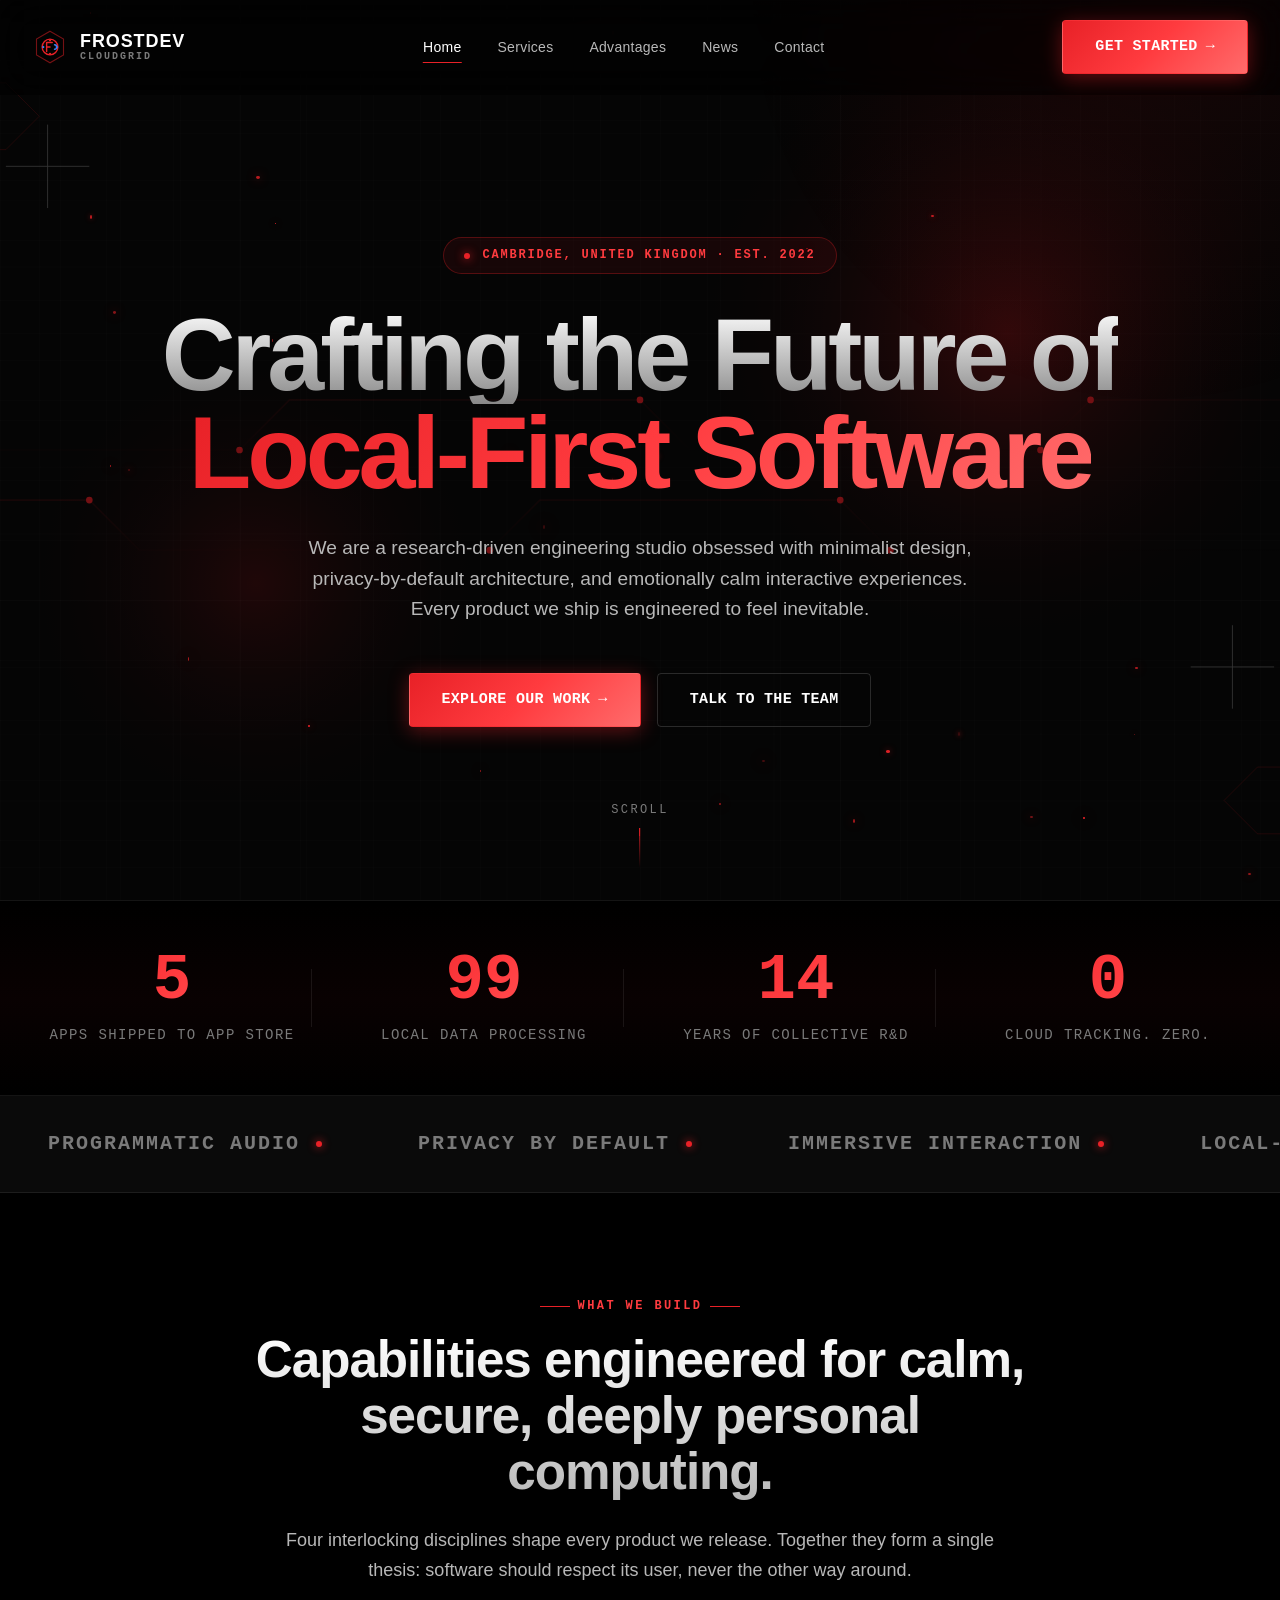
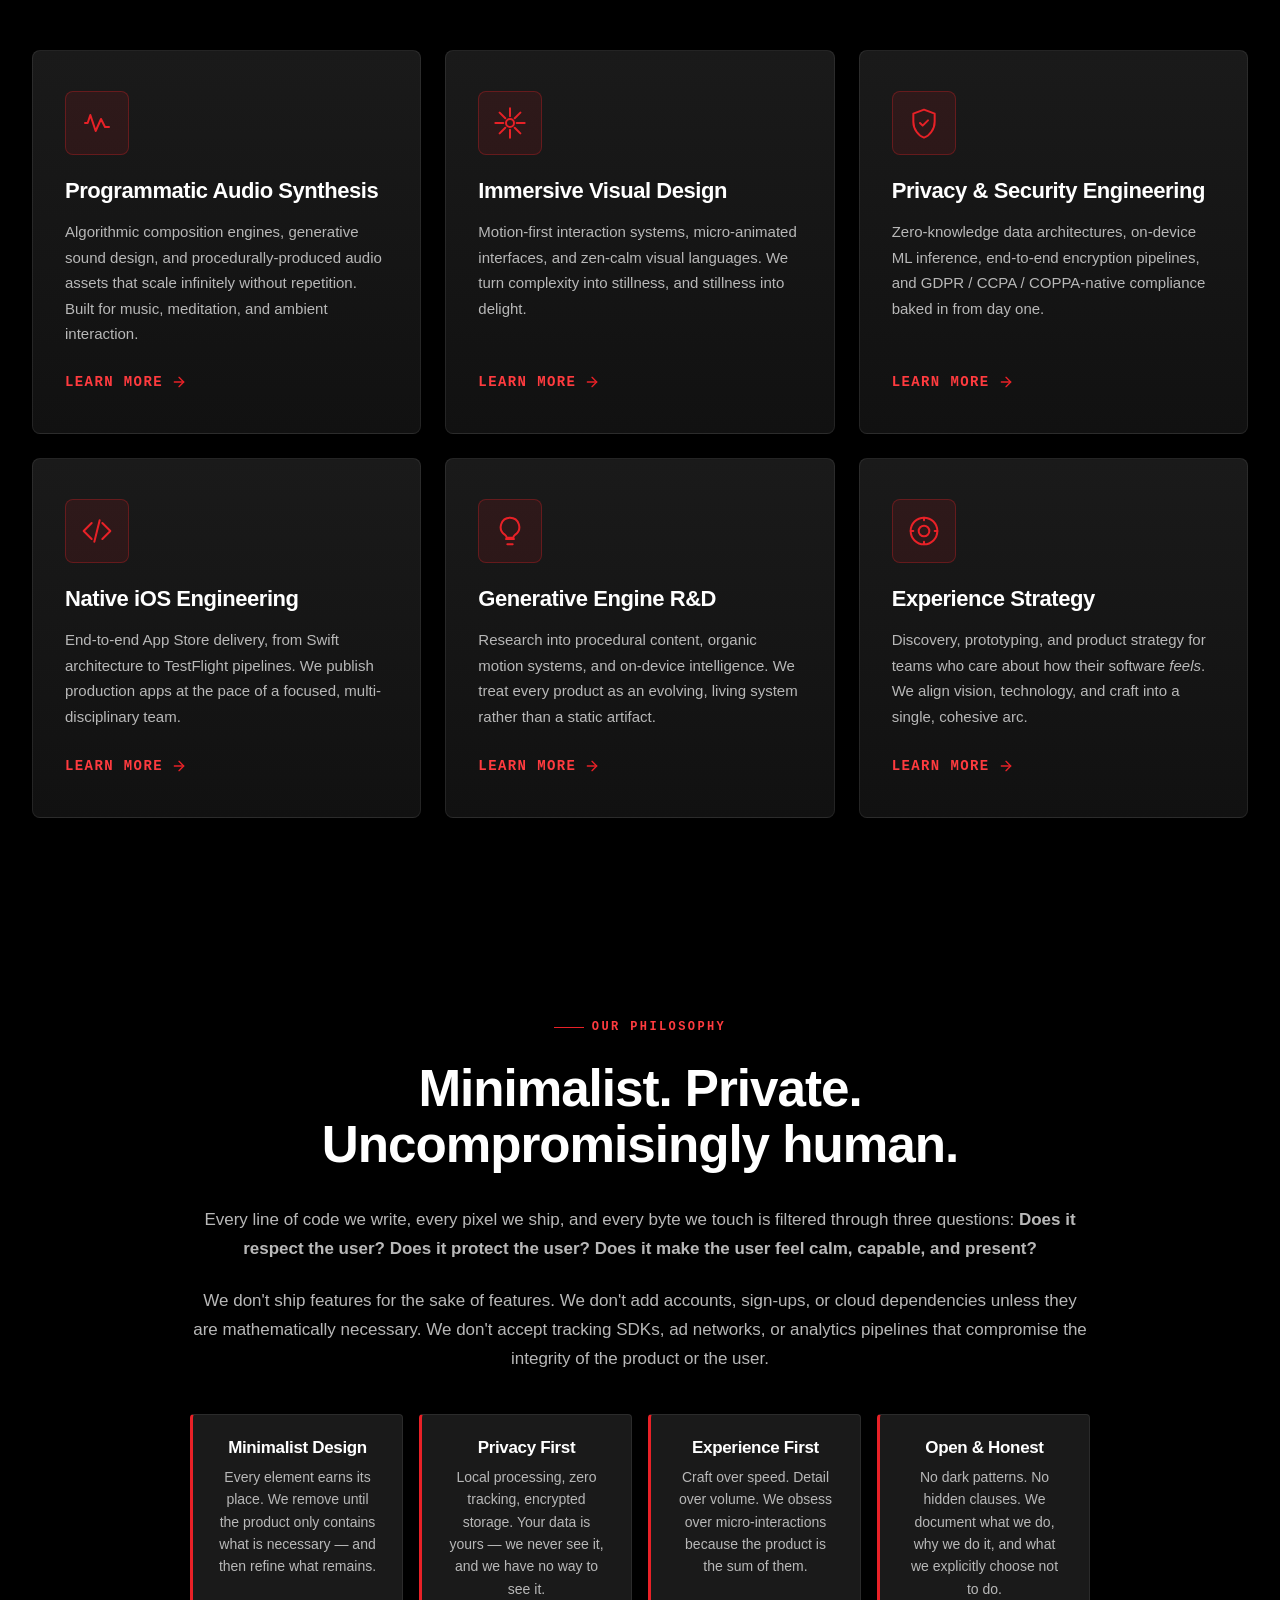
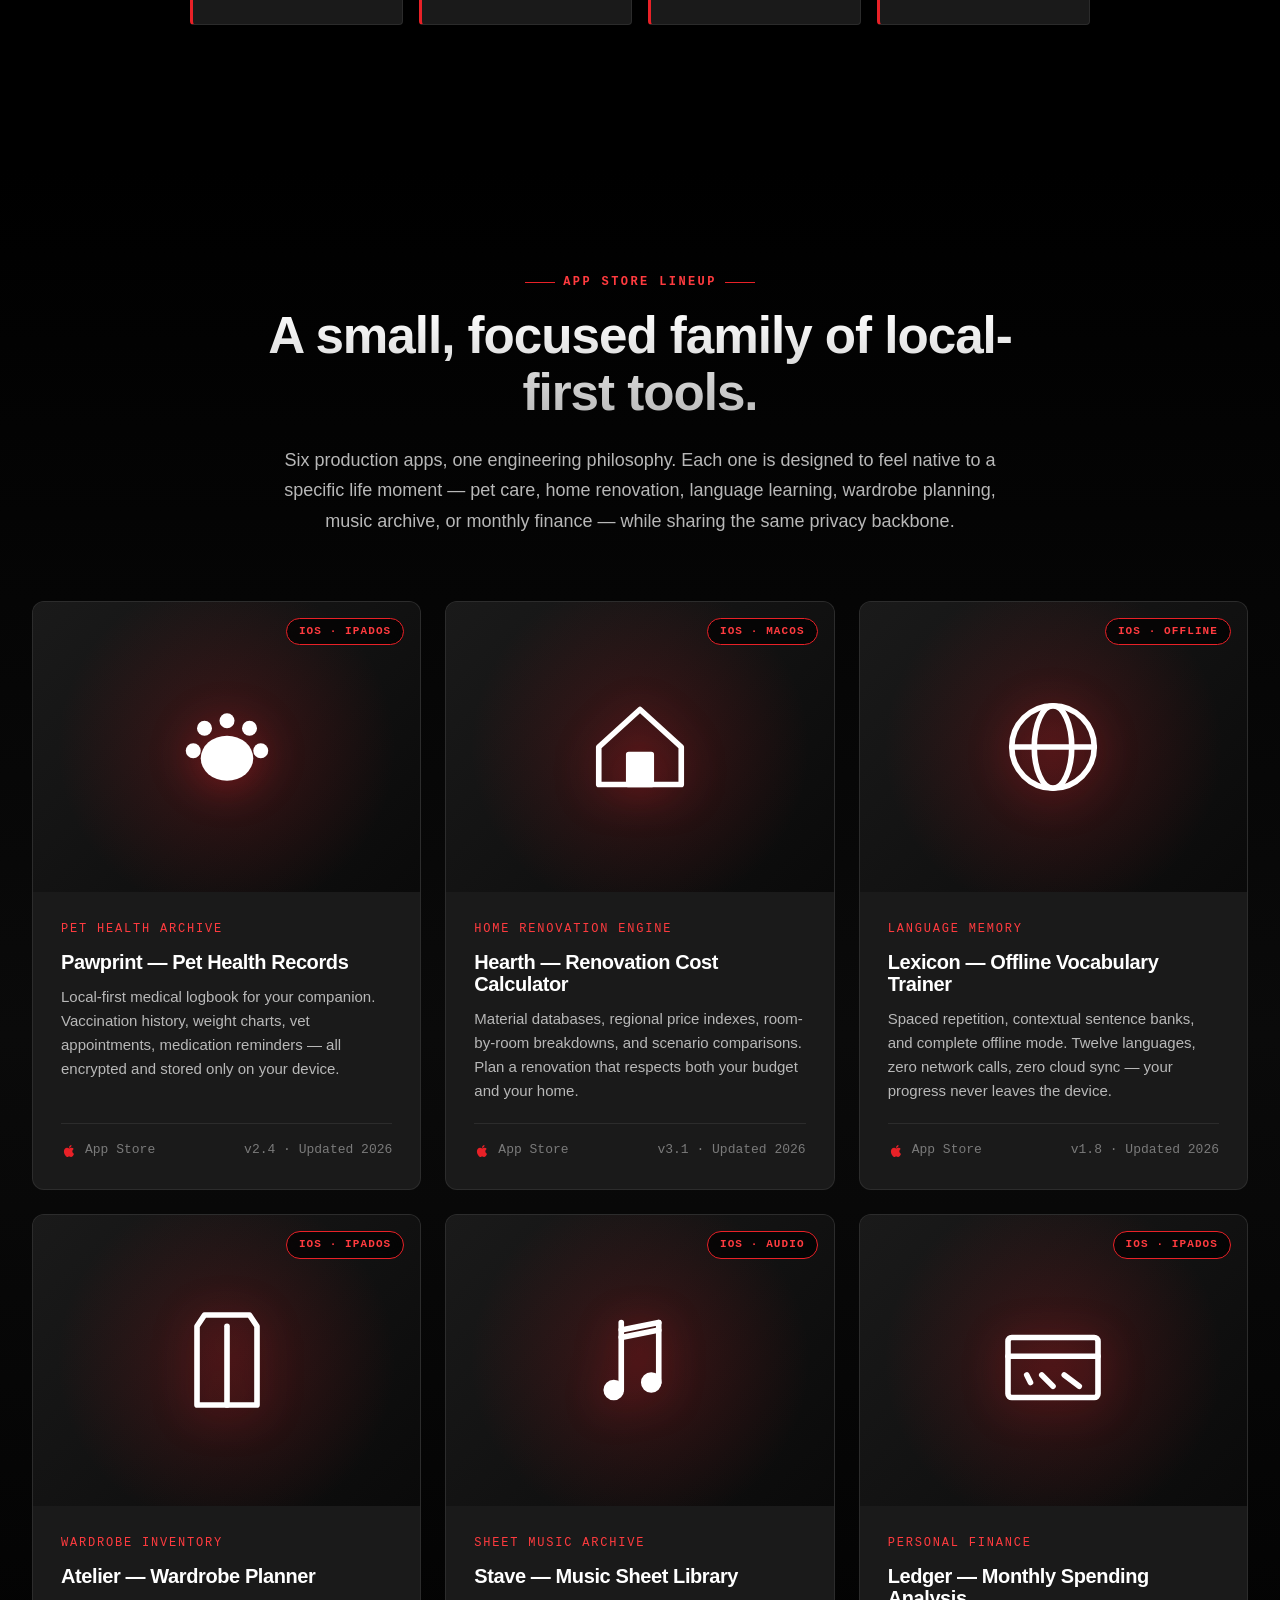
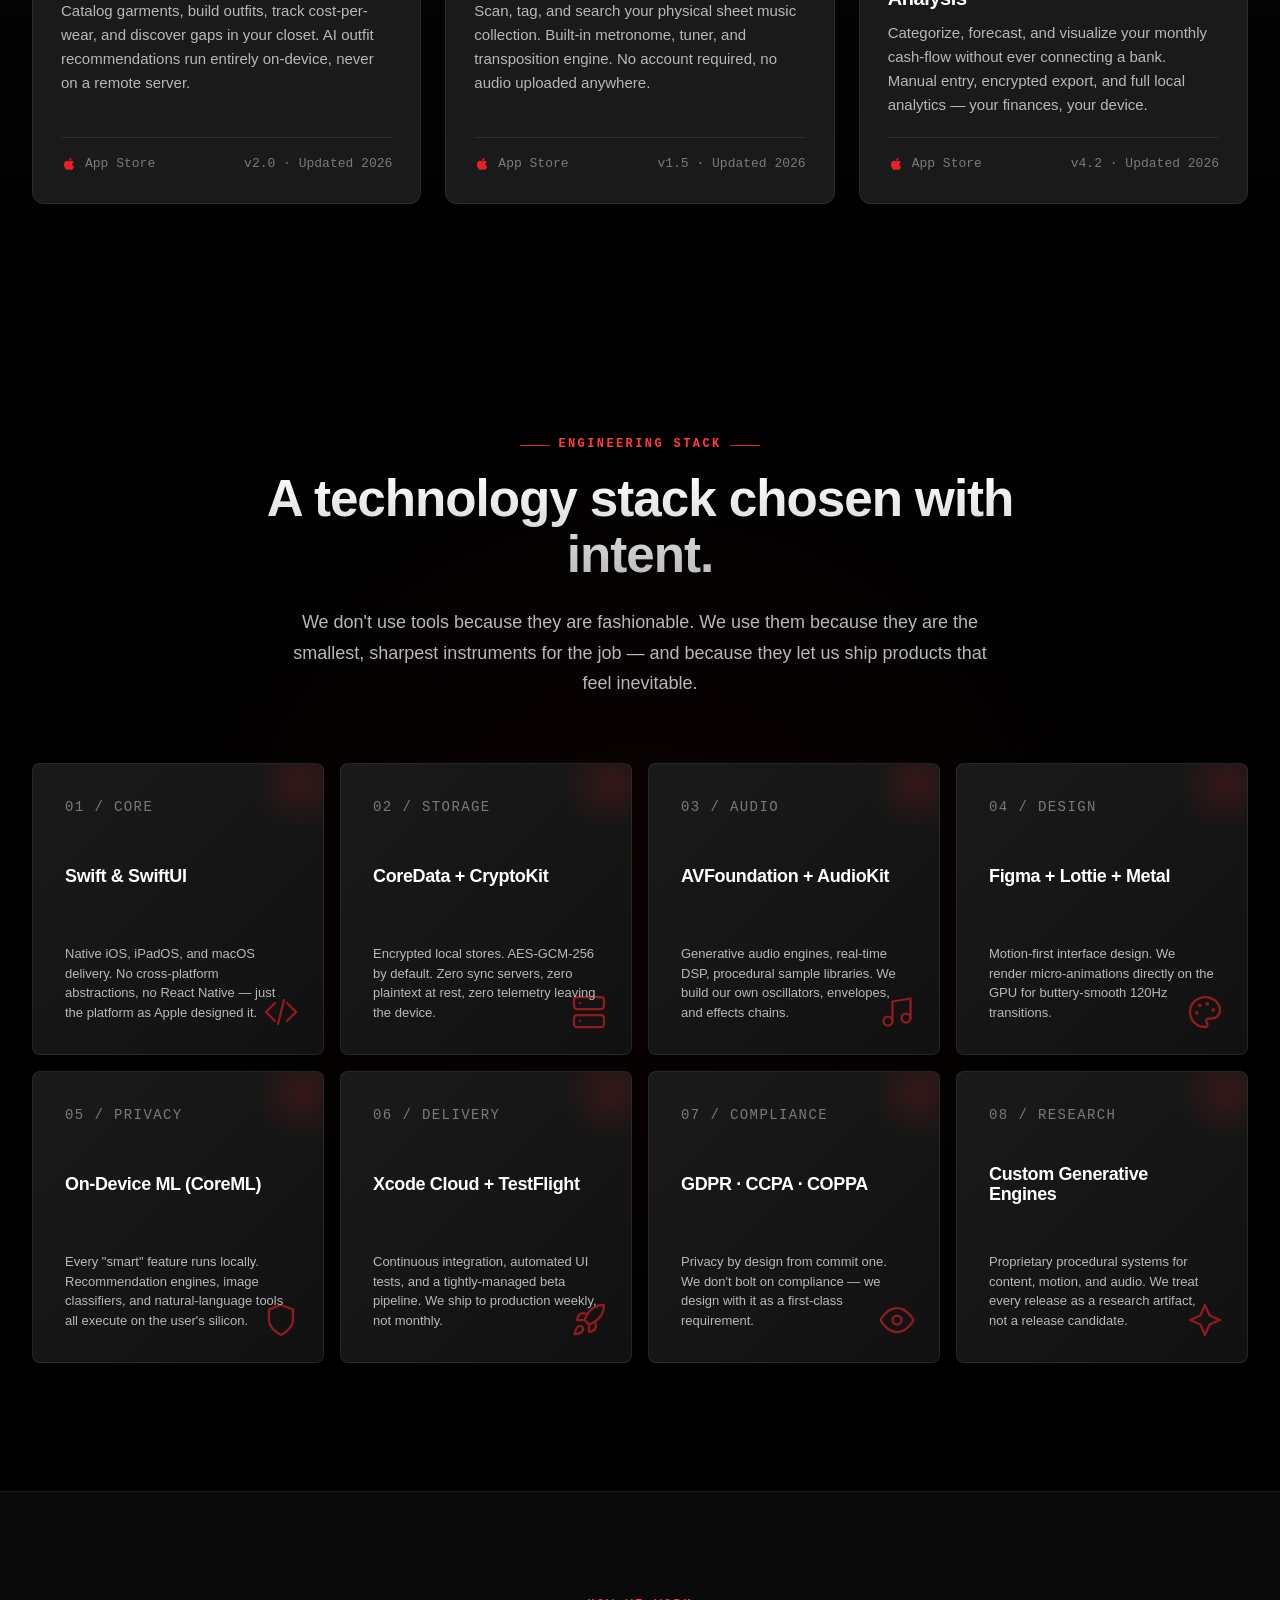
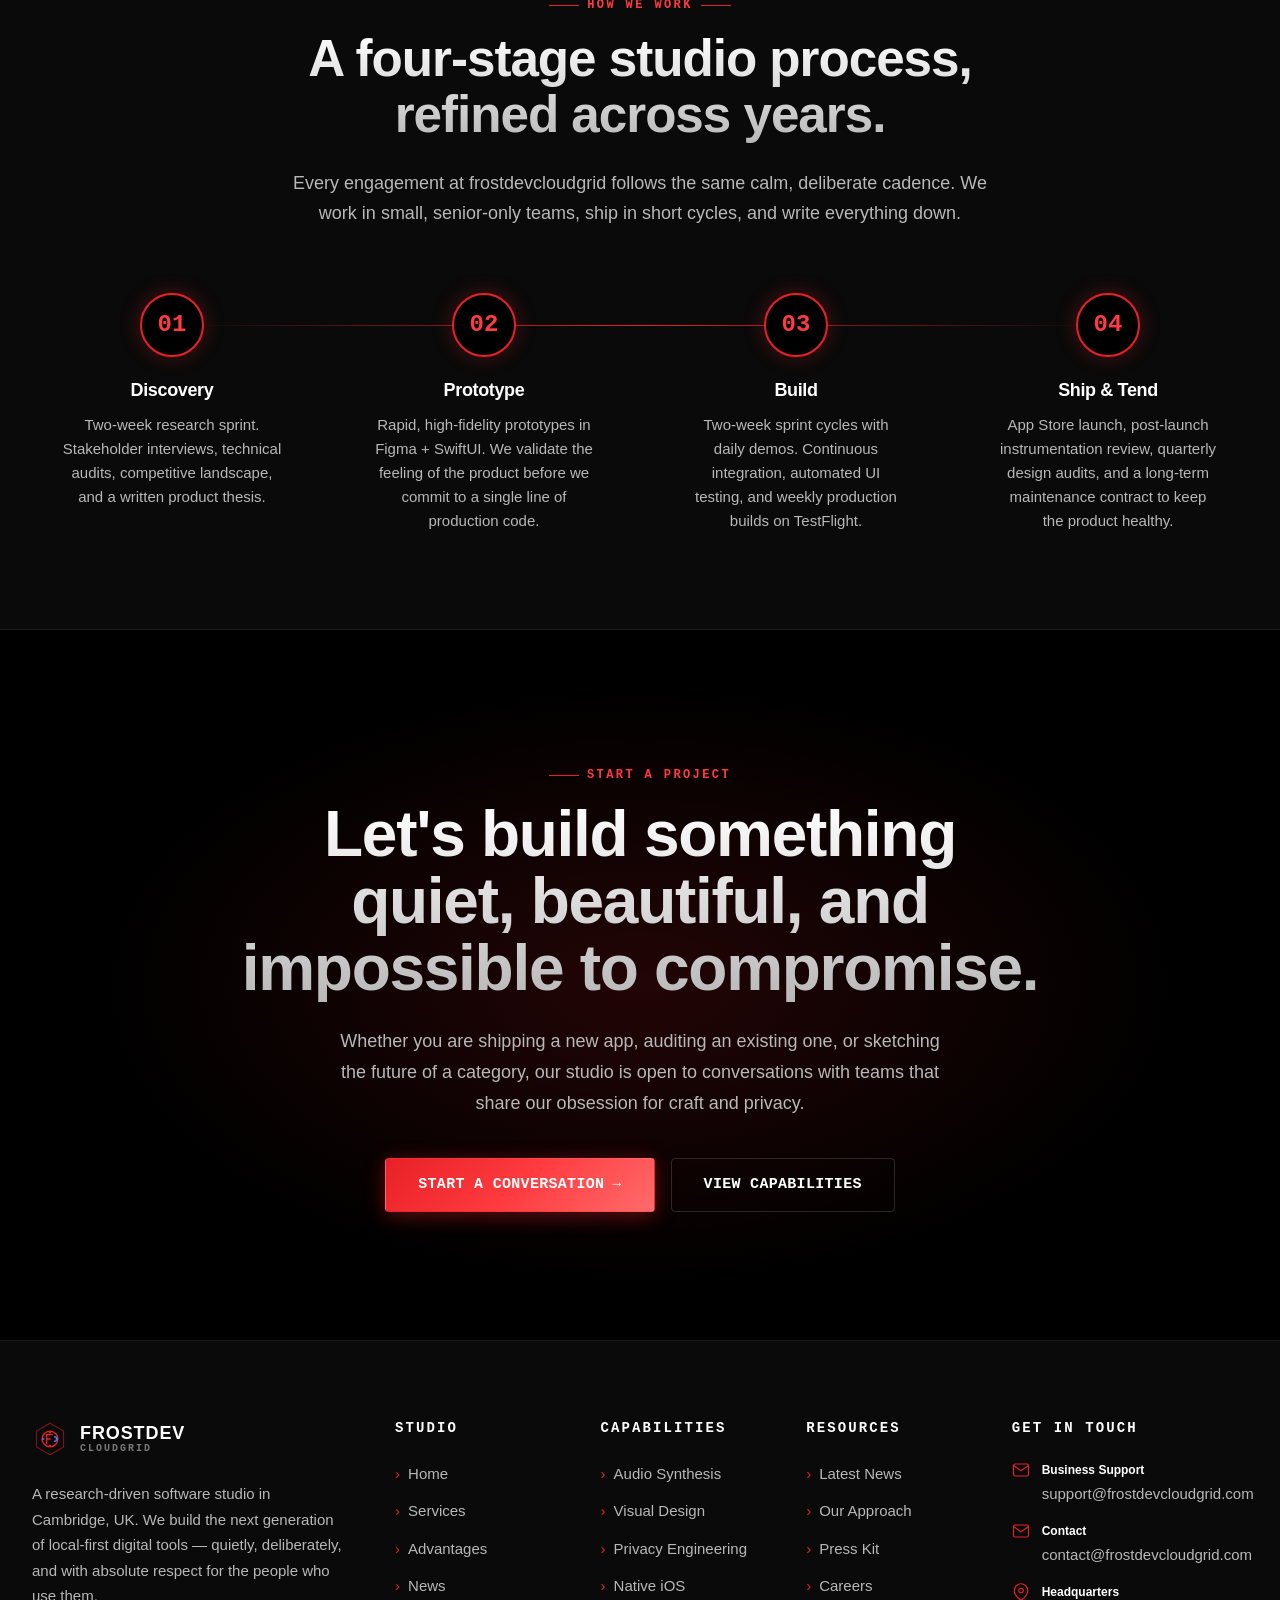
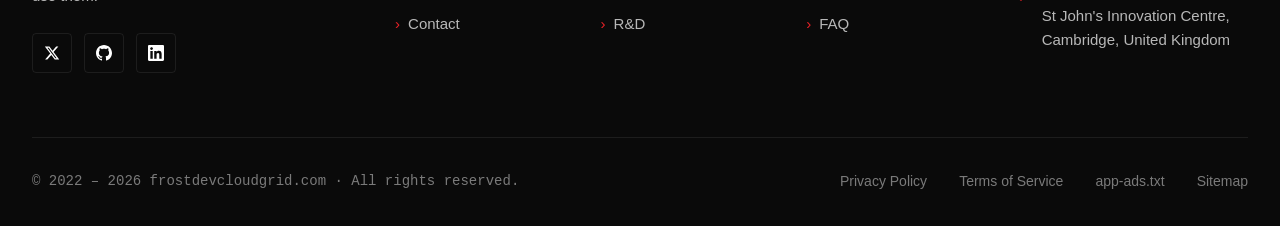
<file: index.html>
<!DOCTYPE html>
<html lang="en">
<head>
<meta charset="UTF-8">
<meta name="viewport" content="width=device-width, initial-scale=1.0">
<meta http-equiv="X-UA-Compatible" content="IE=edge">
<title>frostdevcloudgrid — Minimalist Design · Privacy First · Experience First</title>
<meta name="description" content="frostdevcloudgrid is a research-driven team building the next generation of local-first digital tools. We blend programmatic generation, immersive interaction, and uncompromising privacy into products that feel calm, secure, and human.">
<meta name="keywords" content="frostdevcloudgrid, programmatic generation, privacy first, minimalist design, immersive interaction, local-first tools, app development, software studio, Cambridge UK">
<meta name="author" content="frostdevcloudgrid">
<meta name="robots" content="index, follow, max-snippet:-1, max-image-preview:large, max-video-preview:-1">
<meta name="googlebot" content="index, follow">
<meta name="rating" content="general">
<meta name="distribution" content="global">
<meta name="revisit-after" content="7 days">
<meta name="language" content="English">
<meta name="geo.region" content="GB-CAM">
<meta name="geo.placename" content="Cambridge, United Kingdom">

<!-- Open Graph -->
<meta property="og:type" content="website">
<meta property="og:url" content="https://www.frostdevcloudgrid.com/">
<meta property="og:title" content="frostdevcloudgrid — Minimalist Design · Privacy First · Experience First">
<meta property="og:description" content="A research-driven team building the next generation of local-first digital tools with programmatic generation and uncompromising privacy.">
<meta property="og:image" content="https://www.frostdevcloudgrid.com/images/hero-bg.svg">
<meta property="og:site_name" content="frostdevcloudgrid">
<meta property="og:locale" content="en_US">

<!-- Twitter Card -->
<meta name="twitter:card" content="summary_large_image">
<meta name="twitter:url" content="https://www.frostdevcloudgrid.com/">
<meta name="twitter:title" content="frostdevcloudgrid — Minimalist Design · Privacy First">
<meta name="twitter:description" content="A research-driven team building the next generation of local-first digital tools.">
<meta name="twitter:image" content="https://www.frostdevcloudgrid.com/images/hero-bg.svg">

<!-- Canonical -->
<link rel="canonical" href="https://www.frostdevcloudgrid.com/">
<link rel="alternate" hreflang="en" href="https://www.frostdevcloudgrid.com/">
<link rel="alternate" hreflang="x-default" href="https://www.frostdevcloudgrid.com/">

<!-- Favicon -->
<link rel="icon" type="image/svg+xml" href="images/favicon.svg">
<link rel="apple-touch-icon" href="images/favicon.svg">

<!-- Preconnect -->
<link rel="preconnect" href="https://fonts.googleapis.com">

<!-- Stylesheets -->
<link rel="stylesheet" href="css/common.css">
<link rel="stylesheet" href="css/animations.css">
<link rel="stylesheet" href="css/home.css">

<!-- JSON-LD Structured Data: Organization -->
<script type="application/ld+json">
{
  "@context": "https://schema.org",
  "@type": "Organization",
  "name": "frostdevcloudgrid",
  "alternateName": "FrostDev Cloud Grid",
  "url": "https://www.frostdevcloudgrid.com",
  "logo": "https://www.frostdevcloudgrid.com/images/logo.svg",
  "description": "A research-driven team building the next generation of local-first digital tools with programmatic generation, immersive interaction, and uncompromising privacy.",
  "foundingDate": "2022",
  "address": {
    "@type": "PostalAddress",
    "streetAddress": "St John's Innovation Centre",
    "addressLocality": "Cambridge",
    "addressRegion": "England",
    "postalCode": "CB4 0WS",
    "addressCountry": "GB"
  },
  "contactPoint": [
    {
      "@type": "ContactPoint",
      "contactType": "customer support",
      "email": "support@frostdevcloudgrid.com",
      "availableLanguage": ["English"]
    },
    {
      "@type": "ContactPoint",
      "contactType": "sales",
      "email": "contact@frostdevcloudgrid.com",
      "availableLanguage": ["English"]
    }
  ],
  "sameAs": [
    "https://github.com/frostdevcloudgrid",
    "https://twitter.com/frostdevcloudgrid",
    "https://www.linkedin.com/company/frostdevcloudgrid"
  ]
}
</script>

<!-- JSON-LD Structured Data: WebSite with SearchAction -->
<script type="application/ld+json">
{
  "@context": "https://schema.org",
  "@type": "WebSite",
  "name": "frostdevcloudgrid",
  "url": "https://www.frostdevcloudgrid.com/",
  "potentialAction": {
    "@type": "SearchAction",
    "target": "https://www.frostdevcloudgrid.com/?s={search_term_string}",
    "query-input": "required name=search_term_string"
  }
}
</script>
</head>
<body>

<!-- ========== NAVIGATION ========== -->
<nav class="nav" role="navigation" aria-label="Main navigation">
  <div class="nav-inner">
    <a href="index.html" class="nav-logo" aria-label="frostdevcloudgrid home">
      <img src="images/logo.svg" alt="frostdevcloudgrid logo" width="36" height="36">
      <span class="nav-logo-text">FROSTDEV<span class="small">CLOUDGRID</span></span>
    </a>
    <ul class="nav-menu">
      <li><a href="index.html" class="nav-link active">Home</a></li>
      <li><a href="services.html" class="nav-link">Services</a></li>
      <li><a href="advantages.html" class="nav-link">Advantages</a></li>
      <li><a href="news.html" class="nav-link">News</a></li>
      <li><a href="contact.html" class="nav-link">Contact</a></li>
    </ul>
    <div class="nav-cta">
      <a href="contact.html" class="btn btn-primary">Get Started <span class="arrow">&rarr;</span></a>
      <div class="nav-toggle" role="button" aria-label="Toggle menu"><span></span><span></span><span></span></div>
    </div>
  </div>
</nav>

<!-- ========== HERO ========== -->
<header class="hero" id="home">
  <div class="hero-bg particle-container">
    <img src="images/hero-bg.svg" alt="" aria-hidden="true" style="position:absolute;width:100%;height:100%;object-fit:cover;opacity:0.5;">
  </div>
  <div class="hero-content">
    <div class="hero-tag">
      <span class="dot"></span>
      <span>Cambridge, United Kingdom · Est. 2022</span>
    </div>
    <h1>
      <span class="line">Crafting the Future of</span>
      <span class="accent">Local-First Software</span>
    </h1>
    <p class="hero-sub">
      We are a research-driven engineering studio obsessed with minimalist design, privacy-by-default architecture, and emotionally calm interactive experiences. Every product we ship is engineered to feel inevitable.
    </p>
    <div class="hero-actions">
      <a href="services.html" class="btn btn-primary">Explore Our Work <span class="arrow">&rarr;</span></a>
      <a href="contact.html" class="btn btn-secondary">Talk to the Team</a>
    </div>
  </div>
  <div class="hero-scroll">
    <span>Scroll</span>
    <div class="hero-scroll-line"></div>
  </div>
</header>

<!-- ========== STATS ========== -->
<section class="stats-bar" aria-label="Key statistics">
  <div class="container">
    <div class="stats-grid">
      <div class="stat-item reveal">
        <span class="stat-number" data-target="6" data-suffix="+">0</span>
        <span class="stat-label">Apps Shipped to App Store</span>
      </div>
      <div class="stat-item reveal">
        <span class="stat-number" data-target="100" data-suffix="%">0</span>
        <span class="stat-label">Local Data Processing</span>
      </div>
      <div class="stat-item reveal">
        <span class="stat-number" data-target="15" data-suffix="+">0</span>
        <span class="stat-label">Years of Collective R&D</span>
      </div>
      <div class="stat-item reveal">
        <span class="stat-number" data-target="0" data-suffix="">0</span>
        <span class="stat-label">Cloud Tracking. Zero.</span>
      </div>
    </div>
  </div>
</section>

<!-- ========== MARQUEE ========== -->
<section class="marquee-section" aria-label="Brand keywords">
  <div class="marquee-track">
    <span class="marquee-item">Programmatic Audio <span class="dot"></span></span>
    <span class="marquee-item">Privacy by Default <span class="dot"></span></span>
    <span class="marquee-item">Immersive Interaction <span class="dot"></span></span>
    <span class="marquee-item">Local-First Tools <span class="dot"></span></span>
    <span class="marquee-item">Minimalist Design <span class="dot"></span></span>
    <span class="marquee-item">Zero Cloud Tracking <span class="dot"></span></span>
    <span class="marquee-item">App Store Native <span class="dot"></span></span>
    <span class="marquee-item">App Store Native <span class="dot"></span></span>
    <span class="marquee-item">Programmatic Audio <span class="dot"></span></span>
    <span class="marquee-item">Privacy by Default <span class="dot"></span></span>
    <span class="marquee-item">Immersive Interaction <span class="dot"></span></span>
    <span class="marquee-item">Local-First Tools <span class="dot"></span></span>
    <span class="marquee-item">Minimalist Design <span class="dot"></span></span>
    <span class="marquee-item">Zero Cloud Tracking <span class="dot"></span></span>
  </div>
</section>

<!-- ========== SERVICES PREVIEW ========== -->
<section class="services-preview" aria-labelledby="services-heading">
  <div class="container">
    <div class="section-header reveal">
      <span class="eyebrow">What We Build</span>
      <h2 id="services-heading" class="section-title">Capabilities engineered for calm, secure, deeply personal computing.</h2>
      <p class="section-subtitle">Four interlocking disciplines shape every product we release. Together they form a single thesis: software should respect its user, never the other way around.</p>
    </div>

    <div class="services-grid">
      <article class="service-card reveal" data-tilt>
        <div class="service-icon"><img src="images/icon-audio.svg" alt="" width="32" height="32" style="color:var(--color-accent-2);"></div>
        <h3>Programmatic Audio Synthesis</h3>
        <p>Algorithmic composition engines, generative sound design, and procedurally-produced audio assets that scale infinitely without repetition. Built for music, meditation, and ambient interaction.</p>
        <a href="services.html#audio" class="service-link">Learn more <img src="images/icon-arrow.svg" alt="" width="16" height="16"></a>
      </article>

      <article class="service-card reveal" data-tilt>
        <div class="service-icon"><img src="images/icon-design.svg" alt="" width="32" height="32"></div>
        <h3>Immersive Visual Design</h3>
        <p>Motion-first interaction systems, micro-animated interfaces, and zen-calm visual languages. We turn complexity into stillness, and stillness into delight.</p>
        <a href="services.html#design" class="service-link">Learn more <img src="images/icon-arrow.svg" alt="" width="16" height="16"></a>
      </article>

      <article class="service-card reveal" data-tilt>
        <div class="service-icon"><img src="images/icon-privacy.svg" alt="" width="32" height="32"></div>
        <h3>Privacy & Security Engineering</h3>
        <p>Zero-knowledge data architectures, on-device ML inference, end-to-end encryption pipelines, and GDPR / CCPA / COPPA-native compliance baked in from day one.</p>
        <a href="services.html#privacy" class="service-link">Learn more <img src="images/icon-arrow.svg" alt="" width="16" height="16"></a>
      </article>

      <article class="service-card reveal" data-tilt>
        <div class="service-icon"><img src="images/icon-code.svg" alt="" width="32" height="32"></div>
        <h3>Native iOS Engineering</h3>
        <p>End-to-end App Store delivery, from Swift architecture to TestFlight pipelines. We publish production apps at the pace of a focused, multi-disciplinary team.</p>
        <a href="services.html#ios" class="service-link">Learn more <img src="images/icon-arrow.svg" alt="" width="16" height="16"></a>
      </article>

      <article class="service-card reveal" data-tilt>
        <div class="service-icon"><img src="images/icon-innovation.svg" alt="" width="32" height="32"></div>
        <h3>Generative Engine R&D</h3>
        <p>Research into procedural content, organic motion systems, and on-device intelligence. We treat every product as an evolving, living system rather than a static artifact.</p>
        <a href="services.html#rnd" class="service-link">Learn more <img src="images/icon-arrow.svg" alt="" width="16" height="16"></a>
      </article>

      <article class="service-card reveal" data-tilt>
        <div class="service-icon"><img src="images/icon-zen.svg" alt="" width="32" height="32"></div>
        <h3>Experience Strategy</h3>
        <p>Discovery, prototyping, and product strategy for teams who care about how their software <em>feels</em>. We align vision, technology, and craft into a single, cohesive arc.</p>
        <a href="services.html#strategy" class="service-link">Learn more <img src="images/icon-arrow.svg" alt="" width="16" height="16"></a>
      </article>
    </div>
  </div>
</section>

<!-- ========== PHILOSOPHY ========== -->
<section class="philosophy" aria-labelledby="philosophy-heading">
  <div class="container">
    <div class="philosophy-grid">
      <div class="philosophy-content reveal-left">
        <span class="eyebrow">Our Philosophy</span>
        <h2 id="philosophy-heading">Minimalist. Private. Uncompromisingly human.</h2>
        <p>Every line of code we write, every pixel we ship, and every byte we touch is filtered through three questions: <strong>Does it respect the user?</strong> <strong>Does it protect the user?</strong> <strong>Does it make the user feel calm, capable, and present?</strong></p>
        <p>We don't ship features for the sake of features. We don't add accounts, sign-ups, or cloud dependencies unless they are mathematically necessary. We don't accept tracking SDKs, ad networks, or analytics pipelines that compromise the integrity of the product or the user.</p>
        <div class="philosophy-pillars">
          <div class="pillar">
            <h4>Minimalist Design</h4>
            <p>Every element earns its place. We remove until the product only contains what is necessary — and then refine what remains.</p>
          </div>
          <div class="pillar">
            <h4>Privacy First</h4>
            <p>Local processing, zero tracking, encrypted storage. Your data is yours — we never see it, and we have no way to see it.</p>
          </div>
          <div class="pillar">
            <h4>Experience First</h4>
            <p>Craft over speed. Detail over volume. We obsess over micro-interactions because the product is the sum of them.</p>
          </div>
          <div class="pillar">
            <h4>Open & Honest</h4>
            <p>No dark patterns. No hidden clauses. We document what we do, why we do it, and what we explicitly choose not to do.</p>
          </div>
        </div>
      </div>
      <div class="philosophy-visual reveal-right">
        <img src="images/philosophy.svg" alt="Philosophy visualization: interconnected orbital system representing the harmony of minimalist design, privacy, experience, and engineering">
      </div>
    </div>
  </div>
</section>

<!-- ========== PRODUCTS ========== -->
<section class="products" aria-labelledby="products-heading">
  <div class="container">
    <div class="section-header reveal">
      <span class="eyebrow">App Store Lineup</span>
      <h2 id="products-heading" class="section-title">A small, focused family of local-first tools.</h2>
      <p class="section-subtitle">Six production apps, one engineering philosophy. Each one is designed to feel native to a specific life moment — pet care, home renovation, language learning, wardrobe planning, music archive, or monthly finance — while sharing the same privacy backbone.</p>
    </div>

    <div class="products-grid">
      <article class="product-card reveal">
        <div class="product-image">
          <span class="badge">iOS · iPadOS</span>
          <img src="images/app-pet.svg" alt="Pet Care app icon" width="60%">
        </div>
        <div class="product-content">
          <span class="product-category">Pet Health Archive</span>
          <h3>Pawprint — Pet Health Records</h3>
          <p>Local-first medical logbook for your companion. Vaccination history, weight charts, vet appointments, medication reminders — all encrypted and stored only on your device.</p>
          <div class="product-meta">
            <span class="platform"><img src="images/icon-app-store.svg" alt="" width="16" height="16">App Store</span>
            <span>v2.4 · Updated 2026</span>
          </div>
        </div>
      </article>

      <article class="product-card reveal">
        <div class="product-image">
          <span class="badge">iOS · macOS</span>
          <img src="images/app-home.svg" alt="Home Cost app icon" width="60%">
        </div>
        <div class="product-content">
          <span class="product-category">Home Renovation Engine</span>
          <h3>Hearth — Renovation Cost Calculator</h3>
          <p>Material databases, regional price indexes, room-by-room breakdowns, and scenario comparisons. Plan a renovation that respects both your budget and your home.</p>
          <div class="product-meta">
            <span class="platform"><img src="images/icon-app-store.svg" alt="" width="16" height="16">App Store</span>
            <span>v3.1 · Updated 2026</span>
          </div>
        </div>
      </article>

      <article class="product-card reveal">
        <div class="product-image">
          <span class="badge">iOS · Offline</span>
          <img src="images/app-language.svg" alt="Language app icon" width="60%">
        </div>
        <div class="product-content">
          <span class="product-category">Language Memory</span>
          <h3>Lexicon — Offline Vocabulary Trainer</h3>
          <p>Spaced repetition, contextual sentence banks, and complete offline mode. Twelve languages, zero network calls, zero cloud sync — your progress never leaves the device.</p>
          <div class="product-meta">
            <span class="platform"><img src="images/icon-app-store.svg" alt="" width="16" height="16">App Store</span>
            <span>v1.8 · Updated 2026</span>
          </div>
        </div>
      </article>

      <article class="product-card reveal">
        <div class="product-image">
          <span class="badge">iOS · iPadOS</span>
          <img src="images/app-wardrobe.svg" alt="Wardrobe app icon" width="60%">
        </div>
        <div class="product-content">
          <span class="product-category">Wardrobe Inventory</span>
          <h3>Atelier — Wardrobe Planner</h3>
          <p>Catalog garments, build outfits, track cost-per-wear, and discover gaps in your closet. AI outfit recommendations run entirely on-device, never on a remote server.</p>
          <div class="product-meta">
            <span class="platform"><img src="images/icon-app-store.svg" alt="" width="16" height="16">App Store</span>
            <span>v2.0 · Updated 2026</span>
          </div>
        </div>
      </article>

      <article class="product-card reveal">
        <div class="product-image">
          <span class="badge">iOS · Audio</span>
          <img src="images/app-music.svg" alt="Music app icon" width="60%">
        </div>
        <div class="product-content">
          <span class="product-category">Sheet Music Archive</span>
          <h3>Stave — Music Sheet Library</h3>
          <p>Scan, tag, and search your physical sheet music collection. Built-in metronome, tuner, and transposition engine. No account required, no audio uploaded anywhere.</p>
          <div class="product-meta">
            <span class="platform"><img src="images/icon-app-store.svg" alt="" width="16" height="16">App Store</span>
            <span>v1.5 · Updated 2026</span>
          </div>
        </div>
      </article>

      <article class="product-card reveal">
        <div class="product-image">
          <span class="badge">iOS · iPadOS</span>
          <img src="images/app-finance.svg" alt="Finance app icon" width="60%">
        </div>
        <div class="product-content">
          <span class="product-category">Personal Finance</span>
          <h3>Ledger — Monthly Spending Analysis</h3>
          <p>Categorize, forecast, and visualize your monthly cash-flow without ever connecting a bank. Manual entry, encrypted export, and full local analytics — your finances, your device.</p>
          <div class="product-meta">
            <span class="platform"><img src="images/icon-app-store.svg" alt="" width="16" height="16">App Store</span>
            <span>v4.2 · Updated 2026</span>
          </div>
        </div>
      </article>
    </div>
  </div>
</section>

<!-- ========== TECH SHOWCASE ========== -->
<section class="tech-showcase" aria-labelledby="tech-heading">
  <div class="container">
    <div class="section-header reveal">
      <span class="eyebrow">Engineering Stack</span>
      <h2 id="tech-heading" class="section-title">A technology stack chosen with intent.</h2>
      <p class="section-subtitle">We don't use tools because they are fashionable. We use them because they are the smallest, sharpest instruments for the job — and because they let us ship products that feel inevitable.</p>
    </div>

    <div class="tech-grid">
      <div class="tech-item reveal">
        <span class="tech-num">01 / CORE</span>
        <h4>Swift & SwiftUI</h4>
        <p>Native iOS, iPadOS, and macOS delivery. No cross-platform abstractions, no React Native — just the platform as Apple designed it.</p>
        <img src="images/icon-code.svg" alt="" class="tech-icon">
      </div>
      <div class="tech-item reveal">
        <span class="tech-num">02 / STORAGE</span>
        <h4>CoreData + CryptoKit</h4>
        <p>Encrypted local stores. AES-GCM-256 by default. Zero sync servers, zero plaintext at rest, zero telemetry leaving the device.</p>
        <img src="images/icon-server.svg" alt="" class="tech-icon">
      </div>
      <div class="tech-item reveal">
        <span class="tech-num">03 / AUDIO</span>
        <h4>AVFoundation + AudioKit</h4>
        <p>Generative audio engines, real-time DSP, procedural sample libraries. We build our own oscillators, envelopes, and effects chains.</p>
        <img src="images/icon-music.svg" alt="" class="tech-icon">
      </div>
      <div class="tech-item reveal">
        <span class="tech-num">04 / DESIGN</span>
        <h4>Figma + Lottie + Metal</h4>
        <p>Motion-first interface design. We render micro-animations directly on the GPU for buttery-smooth 120Hz transitions.</p>
        <img src="images/icon-palette.svg" alt="" class="tech-icon">
      </div>
      <div class="tech-item reveal">
        <span class="tech-num">05 / PRIVACY</span>
        <h4>On-Device ML (CoreML)</h4>
        <p>Every "smart" feature runs locally. Recommendation engines, image classifiers, and natural-language tools all execute on the user's silicon.</p>
        <img src="images/icon-shield.svg" alt="" class="tech-icon">
      </div>
      <div class="tech-item reveal">
        <span class="tech-num">06 / DELIVERY</span>
        <h4>Xcode Cloud + TestFlight</h4>
        <p>Continuous integration, automated UI tests, and a tightly-managed beta pipeline. We ship to production weekly, not monthly.</p>
        <img src="images/icon-rocket.svg" alt="" class="tech-icon">
      </div>
      <div class="tech-item reveal">
        <span class="tech-num">07 / COMPLIANCE</span>
        <h4>GDPR · CCPA · COPPA</h4>
        <p>Privacy by design from commit one. We don't bolt on compliance — we design with it as a first-class requirement.</p>
        <img src="images/icon-eye.svg" alt="" class="tech-icon">
      </div>
      <div class="tech-item reveal">
        <span class="tech-num">08 / RESEARCH</span>
        <h4>Custom Generative Engines</h4>
        <p>Proprietary procedural systems for content, motion, and audio. We treat every release as a research artifact, not a release candidate.</p>
        <img src="images/icon-spark.svg" alt="" class="tech-icon">
      </div>
    </div>
  </div>
</section>

<!-- ========== PROCESS ========== -->
<section class="process" aria-labelledby="process-heading">
  <div class="container">
    <div class="section-header reveal">
      <span class="eyebrow">How We Work</span>
      <h2 id="process-heading" class="section-title">A four-stage studio process, refined across years.</h2>
      <p class="section-subtitle">Every engagement at frostdevcloudgrid follows the same calm, deliberate cadence. We work in small, senior-only teams, ship in short cycles, and write everything down.</p>
    </div>

    <div class="process-grid">
      <div class="process-step reveal">
        <div class="step-num">01</div>
        <h4>Discovery</h4>
        <p>Two-week research sprint. Stakeholder interviews, technical audits, competitive landscape, and a written product thesis.</p>
      </div>
      <div class="process-step reveal">
        <div class="step-num">02</div>
        <h4>Prototype</h4>
        <p>Rapid, high-fidelity prototypes in Figma + SwiftUI. We validate the feeling of the product before we commit to a single line of production code.</p>
      </div>
      <div class="process-step reveal">
        <div class="step-num">03</div>
        <h4>Build</h4>
        <p>Two-week sprint cycles with daily demos. Continuous integration, automated UI testing, and weekly production builds on TestFlight.</p>
      </div>
      <div class="process-step reveal">
        <div class="step-num">04</div>
        <h4>Ship & Tend</h4>
        <p>App Store launch, post-launch instrumentation review, quarterly design audits, and a long-term maintenance contract to keep the product healthy.</p>
      </div>
    </div>
  </div>
</section>

<!-- ========== CTA ========== -->
<section class="cta-section" aria-labelledby="cta-heading">
  <div class="container">
    <div class="cta-content reveal-scale">
      <span class="eyebrow" style="justify-content:center;">Start a Project</span>
      <h2 id="cta-heading">Let's build something quiet, beautiful, and impossible to compromise.</h2>
      <p>Whether you are shipping a new app, auditing an existing one, or sketching the future of a category, our studio is open to conversations with teams that share our obsession for craft and privacy.</p>
      <div class="cta-actions">
        <a href="contact.html" class="btn btn-primary">Start a Conversation <span class="arrow">&rarr;</span></a>
        <a href="services.html" class="btn btn-secondary">View Capabilities</a>
      </div>
    </div>
  </div>
</section>

<!-- ========== FOOTER ========== -->
<footer class="footer" role="contentinfo">
  <div class="container">
    <div class="footer-grid">
      <div class="footer-brand">
        <a href="index.html" class="nav-logo" aria-label="frostdevcloudgrid home">
          <img src="images/logo.svg" alt="frostdevcloudgrid logo" width="36" height="36">
          <span class="nav-logo-text">FROSTDEV<span class="small">CLOUDGRID</span></span>
        </a>
        <p>A research-driven software studio in Cambridge, UK. We build the next generation of local-first digital tools — quietly, deliberately, and with absolute respect for the people who use them.</p>
        <div class="footer-social">
          <a href="https://twitter.com/frostdevcloudgrid" aria-label="Twitter"><img src="images/icon-twitter.svg" alt="" width="16" height="16"></a>
          <a href="https://github.com/frostdevcloudgrid" aria-label="GitHub"><img src="images/icon-github.svg" alt="" width="16" height="16"></a>
          <a href="https://www.linkedin.com/company/frostdevcloudgrid" aria-label="LinkedIn"><img src="images/icon-linkedin.svg" alt="" width="16" height="16"></a>
        </div>
      </div>

      <div class="footer-col">
        <h4>Studio</h4>
        <ul>
          <li><a href="index.html">Home</a></li>
          <li><a href="services.html">Services</a></li>
          <li><a href="advantages.html">Advantages</a></li>
          <li><a href="news.html">News</a></li>
          <li><a href="contact.html">Contact</a></li>
        </ul>
      </div>

      <div class="footer-col">
        <h4>Capabilities</h4>
        <ul>
          <li><a href="services.html#audio">Audio Synthesis</a></li>
          <li><a href="services.html#design">Visual Design</a></li>
          <li><a href="services.html#privacy">Privacy Engineering</a></li>
          <li><a href="services.html#ios">Native iOS</a></li>
          <li><a href="services.html#rnd">R&D</a></li>
        </ul>
      </div>

      <div class="footer-col">
        <h4>Resources</h4>
        <ul>
          <li><a href="news.html">Latest News</a></li>
          <li><a href="advantages.html">Our Approach</a></li>
          <li><a href="contact.html">Press Kit</a></li>
          <li><a href="contact.html#careers">Careers</a></li>
          <li><a href="contact.html#faq">FAQ</a></li>
        </ul>
      </div>

      <div class="footer-col">
        <h4>Get in Touch</h4>
        <div class="footer-contact-item">
          <img src="images/icon-mail.svg" alt="" width="18" height="18">
          <div>
            <strong style="color:var(--color-text);font-size:0.75rem;display:block;margin-bottom:2px;">Business Support</strong>
            <a href="mailto:support@frostdevcloudgrid.com">support@frostdevcloudgrid.com</a>
          </div>
        </div>
        <div class="footer-contact-item">
          <img src="images/icon-mail.svg" alt="" width="18" height="18">
          <div>
            <strong style="color:var(--color-text);font-size:0.75rem;display:block;margin-bottom:2px;">Contact</strong>
            <a href="mailto:contact@frostdevcloudgrid.com">contact@frostdevcloudgrid.com</a>
          </div>
        </div>
        <div class="footer-contact-item">
          <img src="images/icon-location.svg" alt="" width="18" height="18">
          <div>
            <strong style="color:var(--color-text);font-size:0.75rem;display:block;margin-bottom:2px;">Headquarters</strong>
            <span>St John's Innovation Centre, Cambridge, United Kingdom</span>
          </div>
        </div>
      </div>
    </div>

    <div class="footer-bottom">
      <p>&copy; 2022 – 2026 frostdevcloudgrid.com · All rights reserved.</p>
      <div class="footer-bottom-links">
        <a href="privacy.html">Privacy Policy</a>
        <a href="terms.html">Terms of Service</a>
        <a href="app-ads.txt" target="_blank">app-ads.txt</a>
        <a href="sitemap.xml">Sitemap</a>
      </div>
    </div>
  </div>
</footer>

<script src="js/common.js"></script>
</body>
</html>
</file>
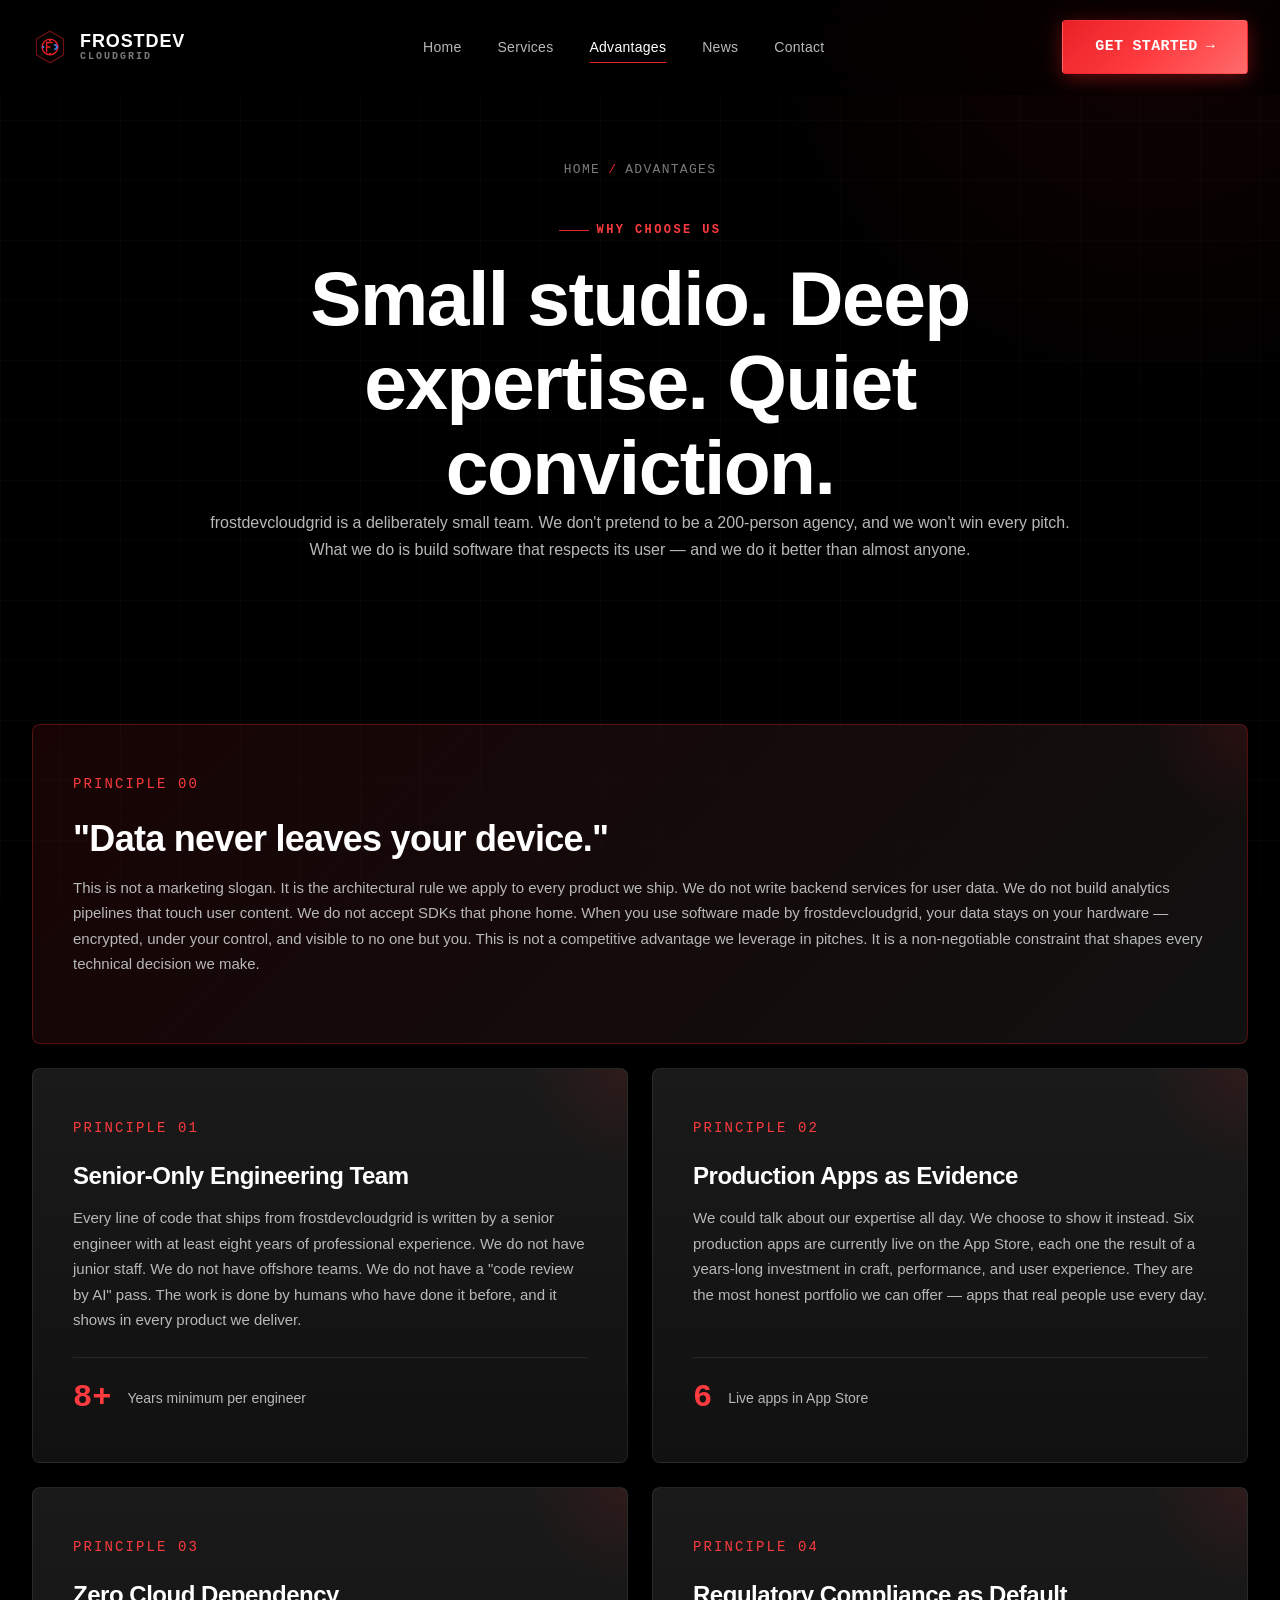
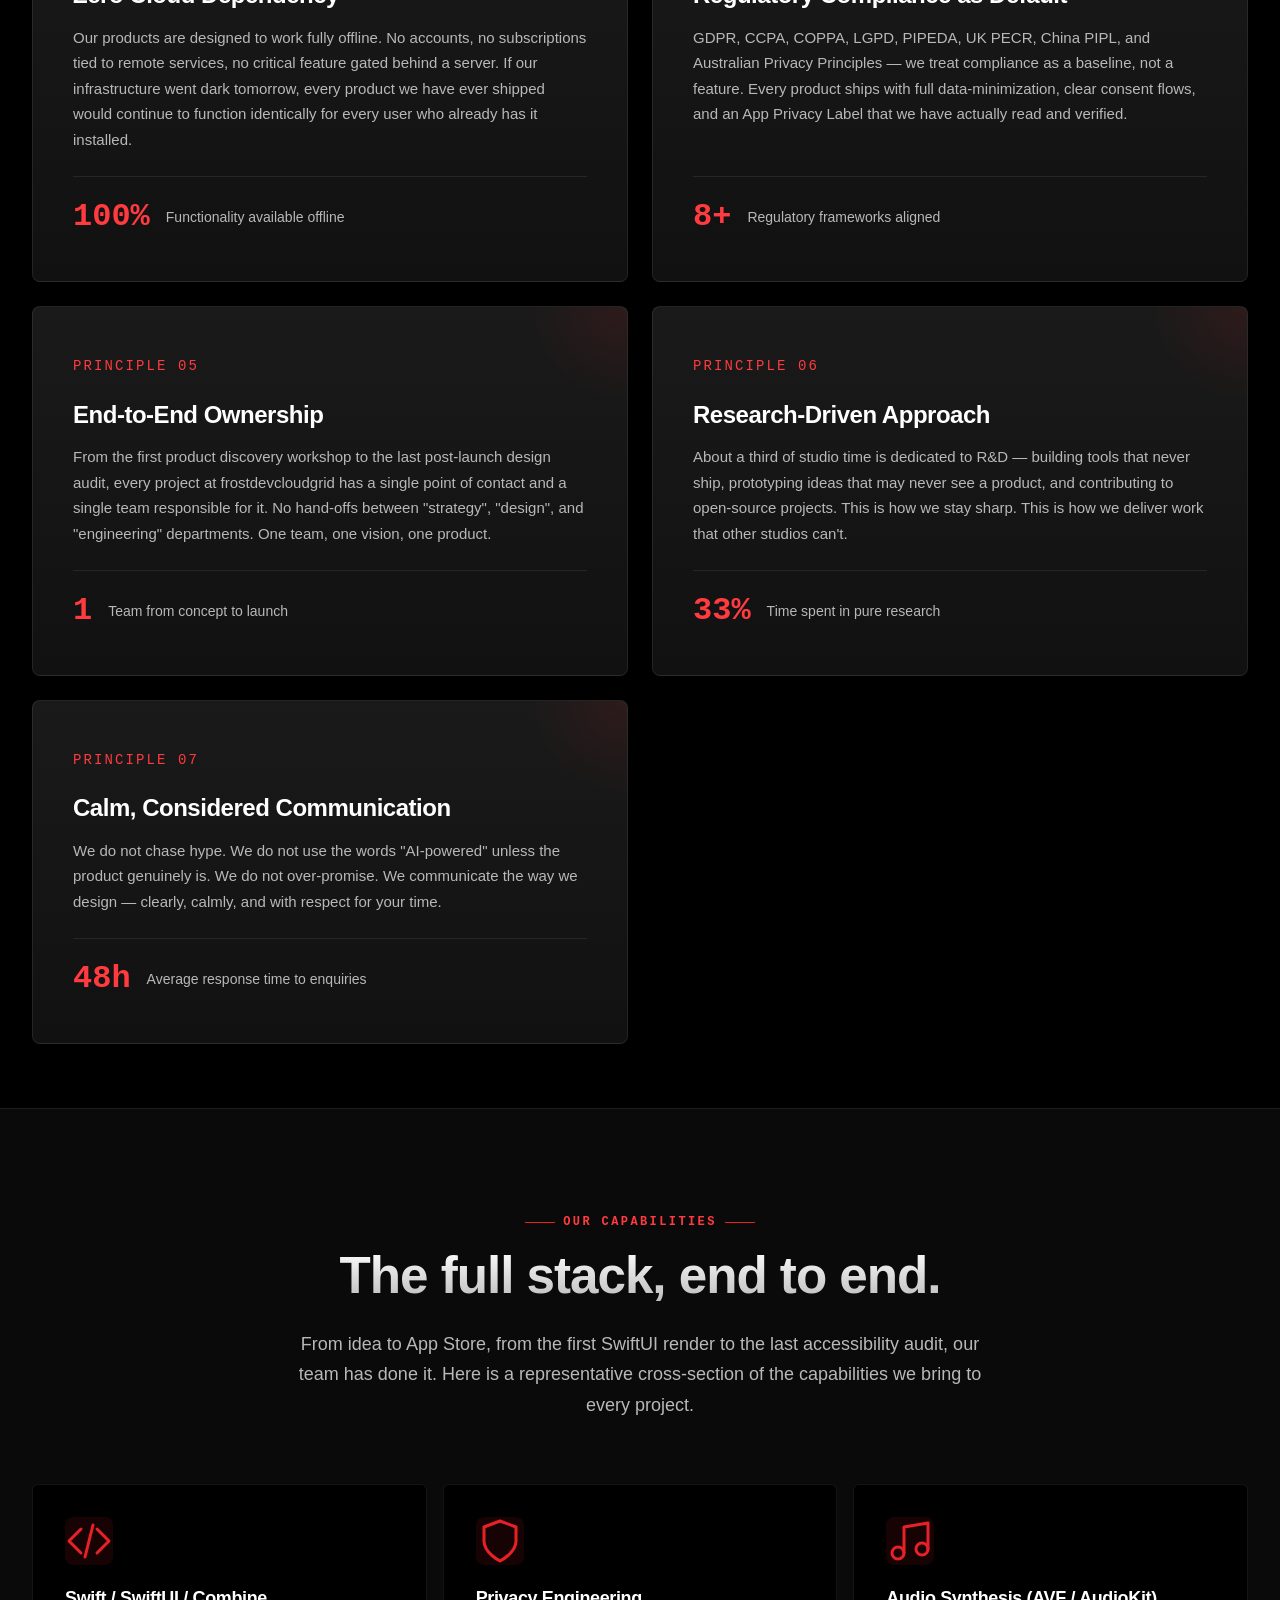
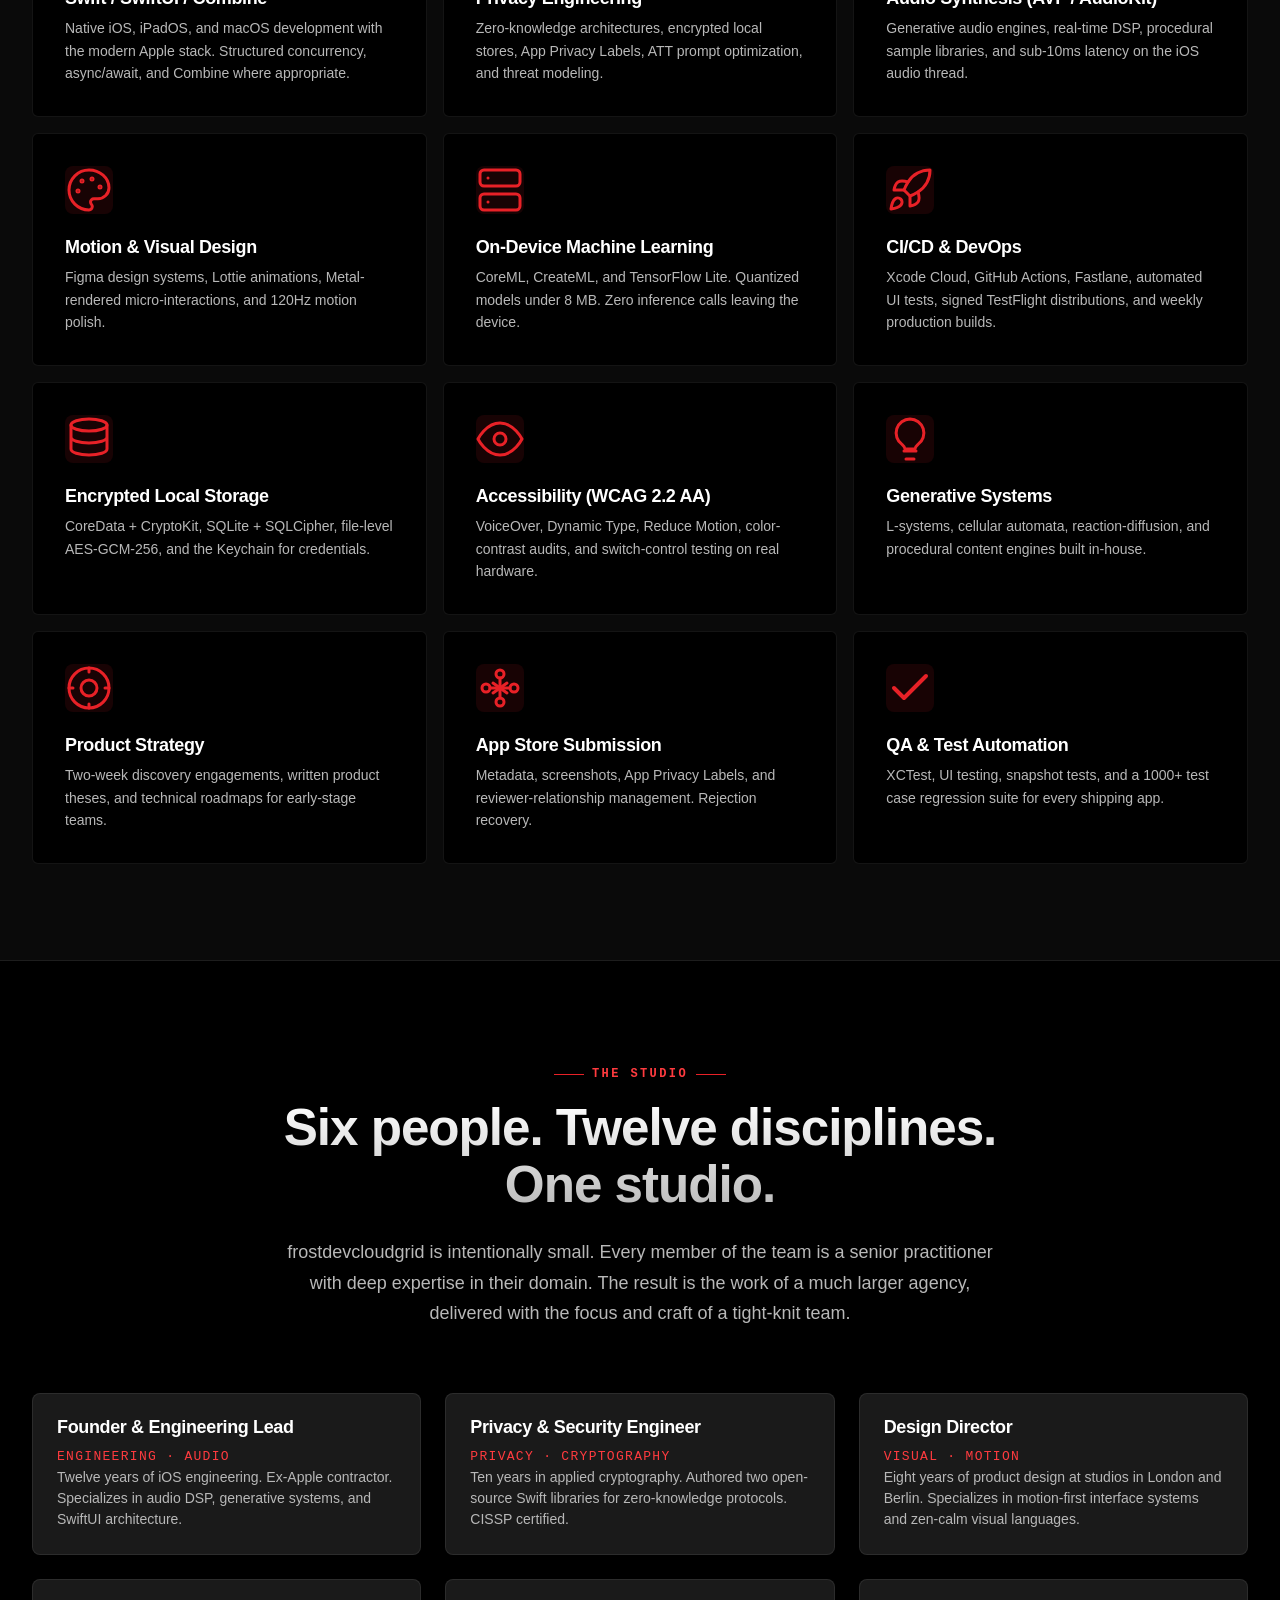
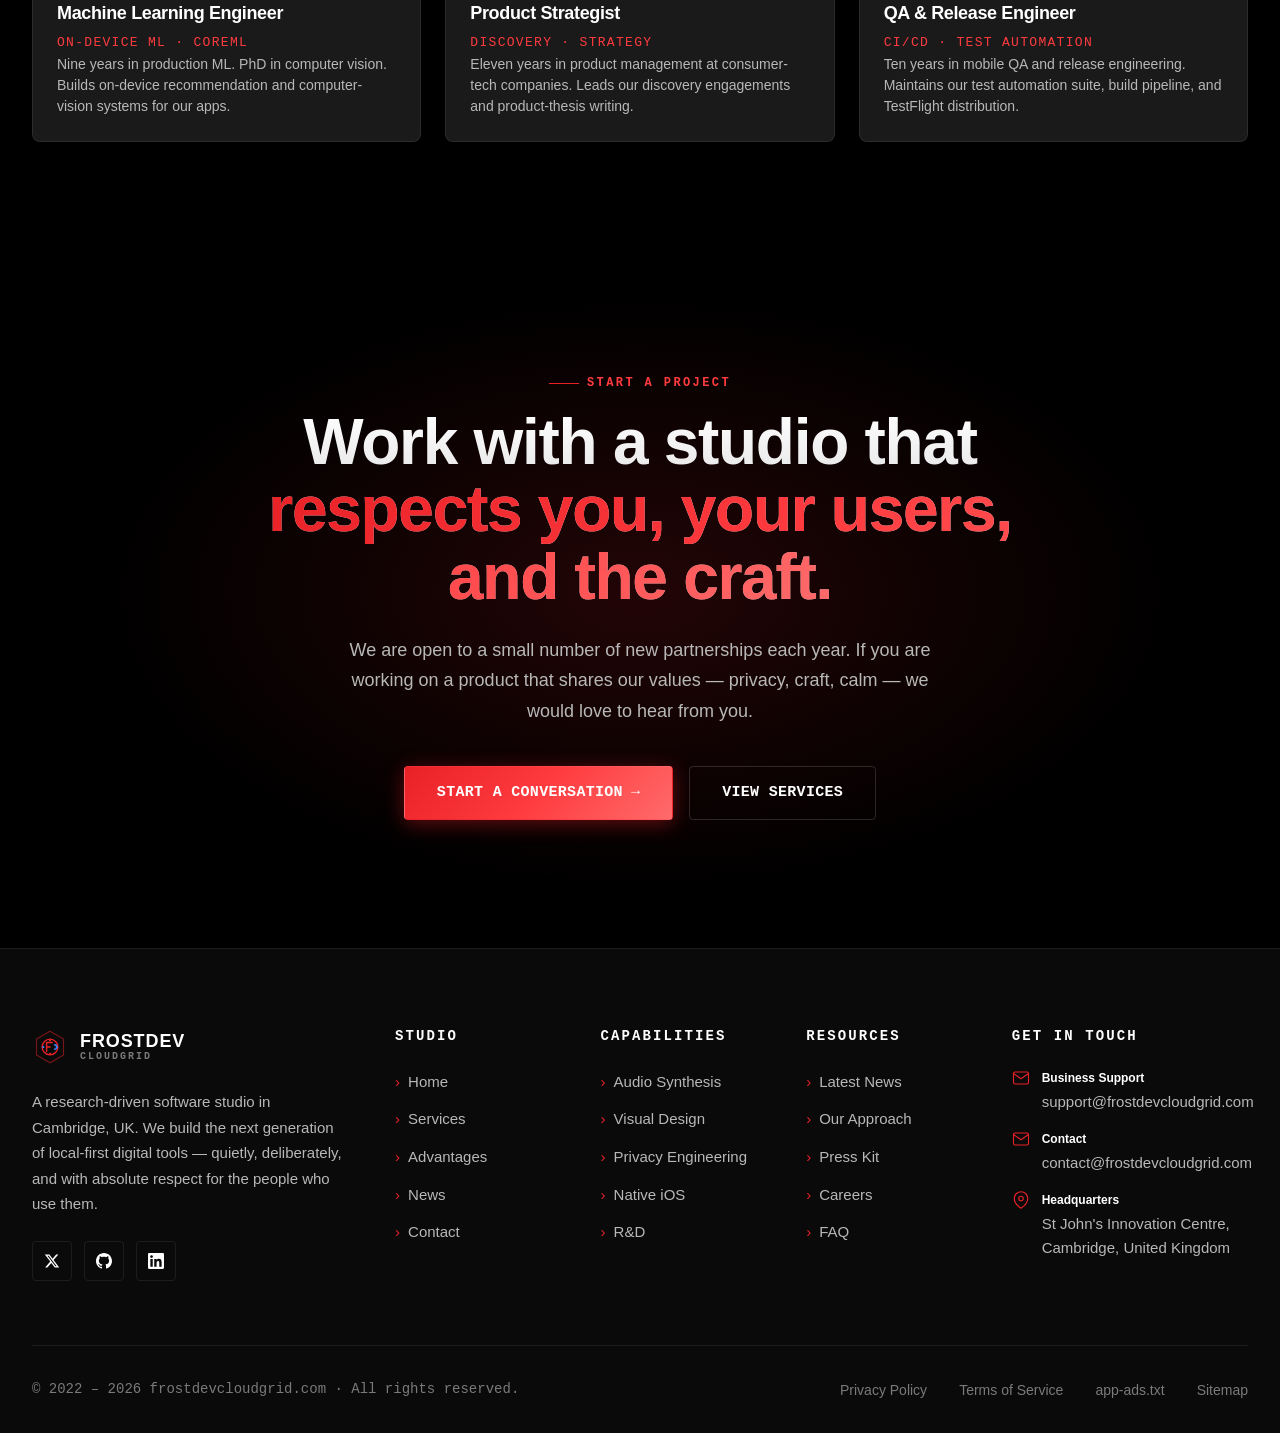
<file: advantages.html>
<!DOCTYPE html>
<html lang="en">
<head>
<meta charset="UTF-8">
<meta name="viewport" content="width=device-width, initial-scale=1.0">
<title>Advantages — frostdevcloudgrid | Why Teams Choose Our Studio</title>
<meta name="description" content="Discover what makes frostdevcloudgrid different: senior-only engineers, privacy-by-architecture, six live production apps, zero cloud dependency, and a research-driven approach.">
<meta name="keywords" content="frostdevcloudgrid, advantages, why us, privacy first, local first, Cambridge UK">

<meta property="og:type" content="website">
<meta property="og:url" content="https://www.frostdevcloudgrid.com/advantages.html">
<meta property="og:title" content="Advantages — frostdevcloudgrid">
<meta property="og:description" content="Senior-only engineers, privacy-by-architecture, six live production apps, zero cloud dependency, and a research-driven approach.">
<meta property="og:image" content="https://www.frostdevcloudgrid.com/images/hero-bg.svg">
<meta property="og:site_name" content="frostdevcloudgrid">
<meta property="og:locale" content="en_US">

<meta name="twitter:card" content="summary_large_image">
<meta name="twitter:url" content="https://www.frostdevcloudgrid.com/advantages.html">
<meta name="twitter:title" content="Advantages — frostdevcloudgrid">
<meta name="twitter:description" content="Senior-only engineers, privacy-by-architecture, six live production apps, zero cloud dependency.">
<meta name="twitter:image" content="https://www.frostdevcloudgrid.com/images/hero-bg.svg">

<link rel="canonical" href="https://www.frostdevcloudgrid.com/advantages.html">
<link rel="alternate" hreflang="en" href="https://www.frostdevcloudgrid.com/advantages.html">
<link rel="alternate" hreflang="x-default" href="https://www.frostdevcloudgrid.com/advantages.html">

<link rel="icon" type="image/svg+xml" href="images/favicon.svg">
<link rel="apple-touch-icon" href="images/favicon.svg">

<link rel="stylesheet" href="css/common.css">
<link rel="stylesheet" href="css/animations.css">
<link rel="stylesheet" href="css/home.css">
<link rel="stylesheet" href="css/pages.css">

<script type="application/ld+json">
{
  "@context": "https://schema.org",
  "@type": "AboutPage",
  "name": "Advantages — frostdevcloudgrid",
  "url": "https://www.frostdevcloudgrid.com/advantages.html",
  "description": "Why teams choose frostdevcloudgrid for privacy-first, local-first iOS development.",
  "mainEntity": {
    "@type": "Organization",
    "name": "frostdevcloudgrid",
    "url": "https://www.frostdevcloudgrid.com"
  }
}
</script>
</head>
<body>

<!-- ========== NAVIGATION ========== -->
<nav class="nav" role="navigation" aria-label="Main navigation">
  <div class="nav-inner">
    <a href="index.html" class="nav-logo" aria-label="frostdevcloudgrid home">
      <img src="images/logo.svg" alt="frostdevcloudgrid logo" width="36" height="36">
      <span class="nav-logo-text">FROSTDEV<span class="small">CLOUDGRID</span></span>
    </a>
    <ul class="nav-menu">
      <li><a href="index.html" class="nav-link">Home</a></li>
      <li><a href="services.html" class="nav-link">Services</a></li>
      <li><a href="advantages.html" class="nav-link active">Advantages</a></li>
      <li><a href="news.html" class="nav-link">News</a></li>
      <li><a href="contact.html" class="nav-link">Contact</a></li>
    </ul>
    <div class="nav-cta">
      <a href="contact.html" class="btn btn-primary">Get Started <span class="arrow">&rarr;</span></a>
      <div class="nav-toggle" role="button" aria-label="Toggle menu"><span></span><span></span><span></span></div>
    </div>
  </div>
</nav>

<!-- ========== PAGE HERO ========== -->
<header class="advantages-hero">
  <div class="container">
    <div class="page-hero-content">
      <div class="breadcrumb">
        <a href="index.html">Home</a>
        <span class="sep">/</span>
        <span>Advantages</span>
      </div>
      <span class="eyebrow" style="justify-content:center;">Why Choose Us</span>
      <h1>Small studio. <span class="accent">Deep expertise.</span> Quiet conviction.</h1>
      <p>frostdevcloudgrid is a deliberately small team. We don't pretend to be a 200-person agency, and we won't win every pitch. What we do is build software that respects its user — and we do it better than almost anyone.</p>
    </div>
  </div>
</header>

<!-- ========== ADVANTAGES GRID ========== -->
<section style="padding: 4rem 0;">
  <div class="container">
    <div class="advantages-grid">
      <article class="advantage-card featured reveal">
        <span class="advantage-num">PRINCIPLE 00</span>
        <h3>"Data never leaves your device."</h3>
        <p>This is not a marketing slogan. It is the architectural rule we apply to every product we ship. We do not write backend services for user data. We do not build analytics pipelines that touch user content. We do not accept SDKs that phone home. When you use software made by frostdevcloudgrid, your data stays on your hardware — encrypted, under your control, and visible to no one but you. This is not a competitive advantage we leverage in pitches. It is a non-negotiable constraint that shapes every technical decision we make.</p>
      </article>

      <article class="advantage-card reveal">
        <span class="advantage-num">PRINCIPLE 01</span>
        <h3>Senior-Only Engineering Team</h3>
        <p>Every line of code that ships from frostdevcloudgrid is written by a senior engineer with at least eight years of professional experience. We do not have junior staff. We do not have offshore teams. We do not have a "code review by AI" pass. The work is done by humans who have done it before, and it shows in every product we deliver.</p>
        <div class="advantage-metric">
          <span class="num">8+</span>
          <span class="lbl">Years minimum per engineer</span>
        </div>
      </article>

      <article class="advantage-card reveal">
        <span class="advantage-num">PRINCIPLE 02</span>
        <h3>Production Apps as Evidence</h3>
        <p>We could talk about our expertise all day. We choose to show it instead. Six production apps are currently live on the App Store, each one the result of a years-long investment in craft, performance, and user experience. They are the most honest portfolio we can offer — apps that real people use every day.</p>
        <div class="advantage-metric">
          <span class="num">6</span>
          <span class="lbl">Live apps in App Store</span>
        </div>
      </article>

      <article class="advantage-card reveal">
        <span class="advantage-num">PRINCIPLE 03</span>
        <h3>Zero Cloud Dependency</h3>
        <p>Our products are designed to work fully offline. No accounts, no subscriptions tied to remote services, no critical feature gated behind a server. If our infrastructure went dark tomorrow, every product we have ever shipped would continue to function identically for every user who already has it installed.</p>
        <div class="advantage-metric">
          <span class="num">100%</span>
          <span class="lbl">Functionality available offline</span>
        </div>
      </article>

      <article class="advantage-card reveal">
        <span class="advantage-num">PRINCIPLE 04</span>
        <h3>Regulatory Compliance as Default</h3>
        <p>GDPR, CCPA, COPPA, LGPD, PIPEDA, UK PECR, China PIPL, and Australian Privacy Principles — we treat compliance as a baseline, not a feature. Every product ships with full data-minimization, clear consent flows, and an App Privacy Label that we have actually read and verified.</p>
        <div class="advantage-metric">
          <span class="num">8+</span>
          <span class="lbl">Regulatory frameworks aligned</span>
        </div>
      </article>

      <article class="advantage-card reveal">
        <span class="advantage-num">PRINCIPLE 05</span>
        <h3>End-to-End Ownership</h3>
        <p>From the first product discovery workshop to the last post-launch design audit, every project at frostdevcloudgrid has a single point of contact and a single team responsible for it. No hand-offs between "strategy", "design", and "engineering" departments. One team, one vision, one product.</p>
        <div class="advantage-metric">
          <span class="num">1</span>
          <span class="lbl">Team from concept to launch</span>
        </div>
      </article>

      <article class="advantage-card reveal">
        <span class="advantage-num">PRINCIPLE 06</span>
        <h3>Research-Driven Approach</h3>
        <p>About a third of studio time is dedicated to R&D — building tools that never ship, prototyping ideas that may never see a product, and contributing to open-source projects. This is how we stay sharp. This is how we deliver work that other studios can't.</p>
        <div class="advantage-metric">
          <span class="num">33%</span>
          <span class="lbl">Time spent in pure research</span>
        </div>
      </article>

      <article class="advantage-card reveal">
        <span class="advantage-num">PRINCIPLE 07</span>
        <h3>Calm, Considered Communication</h3>
        <p>We do not chase hype. We do not use the words "AI-powered" unless the product genuinely is. We do not over-promise. We communicate the way we design — clearly, calmly, and with respect for your time.</p>
        <div class="advantage-metric">
          <span class="num">48h</span>
          <span class="lbl">Average response time to enquiries</span>
        </div>
      </article>
    </div>
  </div>
</section>

<!-- ========== CAPABILITIES ========== -->
<section class="capabilities" aria-labelledby="capabilities-heading">
  <div class="container">
    <div class="section-header reveal">
      <span class="eyebrow">Our Capabilities</span>
      <h2 id="capabilities-heading" class="section-title">The full stack, end to end.</h2>
      <p class="section-subtitle">From idea to App Store, from the first SwiftUI render to the last accessibility audit, our team has done it. Here is a representative cross-section of the capabilities we bring to every project.</p>
    </div>

    <div class="cap-grid">
      <div class="cap-item reveal">
        <div class="icon"><img src="images/icon-code.svg" alt=""></div>
        <h4>Swift / SwiftUI / Combine</h4>
        <p>Native iOS, iPadOS, and macOS development with the modern Apple stack. Structured concurrency, async/await, and Combine where appropriate.</p>
      </div>
      <div class="cap-item reveal">
        <div class="icon"><img src="images/icon-shield.svg" alt=""></div>
        <h4>Privacy Engineering</h4>
        <p>Zero-knowledge architectures, encrypted local stores, App Privacy Labels, ATT prompt optimization, and threat modeling.</p>
      </div>
      <div class="cap-item reveal">
        <div class="icon"><img src="images/icon-music.svg" alt=""></div>
        <h4>Audio Synthesis (AVF / AudioKit)</h4>
        <p>Generative audio engines, real-time DSP, procedural sample libraries, and sub-10ms latency on the iOS audio thread.</p>
      </div>
      <div class="cap-item reveal">
        <div class="icon"><img src="images/icon-palette.svg" alt=""></div>
        <h4>Motion & Visual Design</h4>
        <p>Figma design systems, Lottie animations, Metal-rendered micro-interactions, and 120Hz motion polish.</p>
      </div>
      <div class="cap-item reveal">
        <div class="icon"><img src="images/icon-server.svg" alt=""></div>
        <h4>On-Device Machine Learning</h4>
        <p>CoreML, CreateML, and TensorFlow Lite. Quantized models under 8 MB. Zero inference calls leaving the device.</p>
      </div>
      <div class="cap-item reveal">
        <div class="icon"><img src="images/icon-rocket.svg" alt=""></div>
        <h4>CI/CD & DevOps</h4>
        <p>Xcode Cloud, GitHub Actions, Fastlane, automated UI tests, signed TestFlight distributions, and weekly production builds.</p>
      </div>
      <div class="cap-item reveal">
        <div class="icon"><img src="images/icon-data.svg" alt=""></div>
        <h4>Encrypted Local Storage</h4>
        <p>CoreData + CryptoKit, SQLite + SQLCipher, file-level AES-GCM-256, and the Keychain for credentials.</p>
      </div>
      <div class="cap-item reveal">
        <div class="icon"><img src="images/icon-eye.svg" alt=""></div>
        <h4>Accessibility (WCAG 2.2 AA)</h4>
        <p>VoiceOver, Dynamic Type, Reduce Motion, color-contrast audits, and switch-control testing on real hardware.</p>
      </div>
      <div class="cap-item reveal">
        <div class="icon"><img src="images/icon-innovation.svg" alt=""></div>
        <h4>Generative Systems</h4>
        <p>L-systems, cellular automata, reaction-diffusion, and procedural content engines built in-house.</p>
      </div>
      <div class="cap-item reveal">
        <div class="icon"><img src="images/icon-zen.svg" alt=""></div>
        <h4>Product Strategy</h4>
        <p>Two-week discovery engagements, written product theses, and technical roadmaps for early-stage teams.</p>
      </div>
      <div class="cap-item reveal">
        <div class="icon"><img src="images/icon-network.svg" alt=""></div>
        <h4>App Store Submission</h4>
        <p>Metadata, screenshots, App Privacy Labels, and reviewer-relationship management. Rejection recovery.</p>
      </div>
      <div class="cap-item reveal">
        <div class="icon"><img src="images/icon-check.svg" alt=""></div>
        <h4>QA & Test Automation</h4>
        <p>XCTest, UI testing, snapshot tests, and a 1000+ test case regression suite for every shipping app.</p>
      </div>
    </div>
  </div>
</section>

<!-- ========== TEAM ========== -->
<section class="team-section" aria-labelledby="team-heading">
  <div class="container">
    <div class="section-header reveal">
      <span class="eyebrow">The Studio</span>
      <h2 id="team-heading" class="section-title">Six people. Twelve disciplines. One studio.</h2>
      <p class="section-subtitle">frostdevcloudgrid is intentionally small. Every member of the team is a senior practitioner with deep expertise in their domain. The result is the work of a much larger agency, delivered with the focus and craft of a tight-knit team.</p>
    </div>

    <div class="team-grid">
      <article class="team-card reveal">
        <div class="team-avatar"><img src="images/team-1.svg" alt=""></div>
        <div class="team-info">
          <h4>Founder & Engineering Lead</h4>
          <span class="role">Engineering · Audio</span>
          <p>Twelve years of iOS engineering. Ex-Apple contractor. Specializes in audio DSP, generative systems, and SwiftUI architecture.</p>
        </div>
      </article>
      <article class="team-card reveal">
        <div class="team-avatar"><img src="images/team-2.svg" alt=""></div>
        <div class="team-info">
          <h4>Privacy & Security Engineer</h4>
          <span class="role">Privacy · Cryptography</span>
          <p>Ten years in applied cryptography. Authored two open-source Swift libraries for zero-knowledge protocols. CISSP certified.</p>
        </div>
      </article>
      <article class="team-card reveal">
        <div class="team-avatar"><img src="images/team-3.svg" alt=""></div>
        <div class="team-info">
          <h4>Design Director</h4>
          <span class="role">Visual · Motion</span>
          <p>Eight years of product design at studios in London and Berlin. Specializes in motion-first interface systems and zen-calm visual languages.</p>
        </div>
      </article>
      <article class="team-card reveal">
        <div class="team-avatar"><img src="images/team-4.svg" alt=""></div>
        <div class="team-info">
          <h4>Machine Learning Engineer</h4>
          <span class="role">On-Device ML · CoreML</span>
          <p>Nine years in production ML. PhD in computer vision. Builds on-device recommendation and computer-vision systems for our apps.</p>
        </div>
      </article>
      <article class="team-card reveal">
        <div class="team-avatar"><img src="images/team-5.svg" alt=""></div>
        <div class="team-info">
          <h4>Product Strategist</h4>
          <span class="role">Discovery · Strategy</span>
          <p>Eleven years in product management at consumer-tech companies. Leads our discovery engagements and product-thesis writing.</p>
        </div>
      </article>
      <article class="team-card reveal">
        <div class="team-avatar"><img src="images/team-6.svg" alt=""></div>
        <div class="team-info">
          <h4>QA & Release Engineer</h4>
          <span class="role">CI/CD · Test Automation</span>
          <p>Ten years in mobile QA and release engineering. Maintains our test automation suite, build pipeline, and TestFlight distribution.</p>
        </div>
      </article>
    </div>
  </div>
</section>

<!-- ========== CTA ========== -->
<section class="cta-section">
  <div class="container">
    <div class="cta-content reveal-scale">
      <span class="eyebrow" style="justify-content:center;">Start a Project</span>
      <h2>Work with a studio that <span class="text-gradient">respects you, your users, and the craft.</span></h2>
      <p>We are open to a small number of new partnerships each year. If you are working on a product that shares our values — privacy, craft, calm — we would love to hear from you.</p>
      <div class="cta-actions">
        <a href="contact.html" class="btn btn-primary">Start a Conversation <span class="arrow">&rarr;</span></a>
        <a href="services.html" class="btn btn-secondary">View Services</a>
      </div>
    </div>
  </div>
</section>

<!-- ========== FOOTER ========== -->
<footer class="footer" role="contentinfo">
  <div class="container">
    <div class="footer-grid">
      <div class="footer-brand">
        <a href="index.html" class="nav-logo" aria-label="frostdevcloudgrid home">
          <img src="images/logo.svg" alt="frostdevcloudgrid logo" width="36" height="36">
          <span class="nav-logo-text">FROSTDEV<span class="small">CLOUDGRID</span></span>
        </a>
        <p>A research-driven software studio in Cambridge, UK. We build the next generation of local-first digital tools — quietly, deliberately, and with absolute respect for the people who use them.</p>
        <div class="footer-social">
          <a href="https://twitter.com/frostdevcloudgrid" aria-label="Twitter"><img src="images/icon-twitter.svg" alt="" width="16" height="16"></a>
          <a href="https://github.com/frostdevcloudgrid" aria-label="GitHub"><img src="images/icon-github.svg" alt="" width="16" height="16"></a>
          <a href="https://www.linkedin.com/company/frostdevcloudgrid" aria-label="LinkedIn"><img src="images/icon-linkedin.svg" alt="" width="16" height="16"></a>
        </div>
      </div>
      <div class="footer-col">
        <h4>Studio</h4>
        <ul>
          <li><a href="index.html">Home</a></li>
          <li><a href="services.html">Services</a></li>
          <li><a href="advantages.html">Advantages</a></li>
          <li><a href="news.html">News</a></li>
          <li><a href="contact.html">Contact</a></li>
        </ul>
      </div>
      <div class="footer-col">
        <h4>Capabilities</h4>
        <ul>
          <li><a href="services.html#audio">Audio Synthesis</a></li>
          <li><a href="services.html#design">Visual Design</a></li>
          <li><a href="services.html#privacy">Privacy Engineering</a></li>
          <li><a href="services.html#ios">Native iOS</a></li>
          <li><a href="services.html#rnd">R&D</a></li>
        </ul>
      </div>
      <div class="footer-col">
        <h4>Resources</h4>
        <ul>
          <li><a href="news.html">Latest News</a></li>
          <li><a href="advantages.html">Our Approach</a></li>
          <li><a href="contact.html">Press Kit</a></li>
          <li><a href="contact.html#careers">Careers</a></li>
          <li><a href="contact.html#faq">FAQ</a></li>
        </ul>
      </div>
      <div class="footer-col">
        <h4>Get in Touch</h4>
        <div class="footer-contact-item">
          <img src="images/icon-mail.svg" alt="" width="18" height="18">
          <div>
            <strong style="color:var(--color-text);font-size:0.75rem;display:block;margin-bottom:2px;">Business Support</strong>
            <a href="mailto:support@frostdevcloudgrid.com">support@frostdevcloudgrid.com</a>
          </div>
        </div>
        <div class="footer-contact-item">
          <img src="images/icon-mail.svg" alt="" width="18" height="18">
          <div>
            <strong style="color:var(--color-text);font-size:0.75rem;display:block;margin-bottom:2px;">Contact</strong>
            <a href="mailto:contact@frostdevcloudgrid.com">contact@frostdevcloudgrid.com</a>
          </div>
        </div>
        <div class="footer-contact-item">
          <img src="images/icon-location.svg" alt="" width="18" height="18">
          <div>
            <strong style="color:var(--color-text);font-size:0.75rem;display:block;margin-bottom:2px;">Headquarters</strong>
            <span>St John's Innovation Centre, Cambridge, United Kingdom</span>
          </div>
        </div>
      </div>
    </div>
    <div class="footer-bottom">
      <p>&copy; 2022 – 2026 frostdevcloudgrid.com · All rights reserved.</p>
      <div class="footer-bottom-links">
        <a href="privacy.html">Privacy Policy</a>
        <a href="terms.html">Terms of Service</a>
        <a href="app-ads.txt" target="_blank">app-ads.txt</a>
        <a href="sitemap.xml">Sitemap</a>
      </div>
    </div>
  </div>
</footer>

<script src="js/common.js"></script>
</body>
</html>
</file>
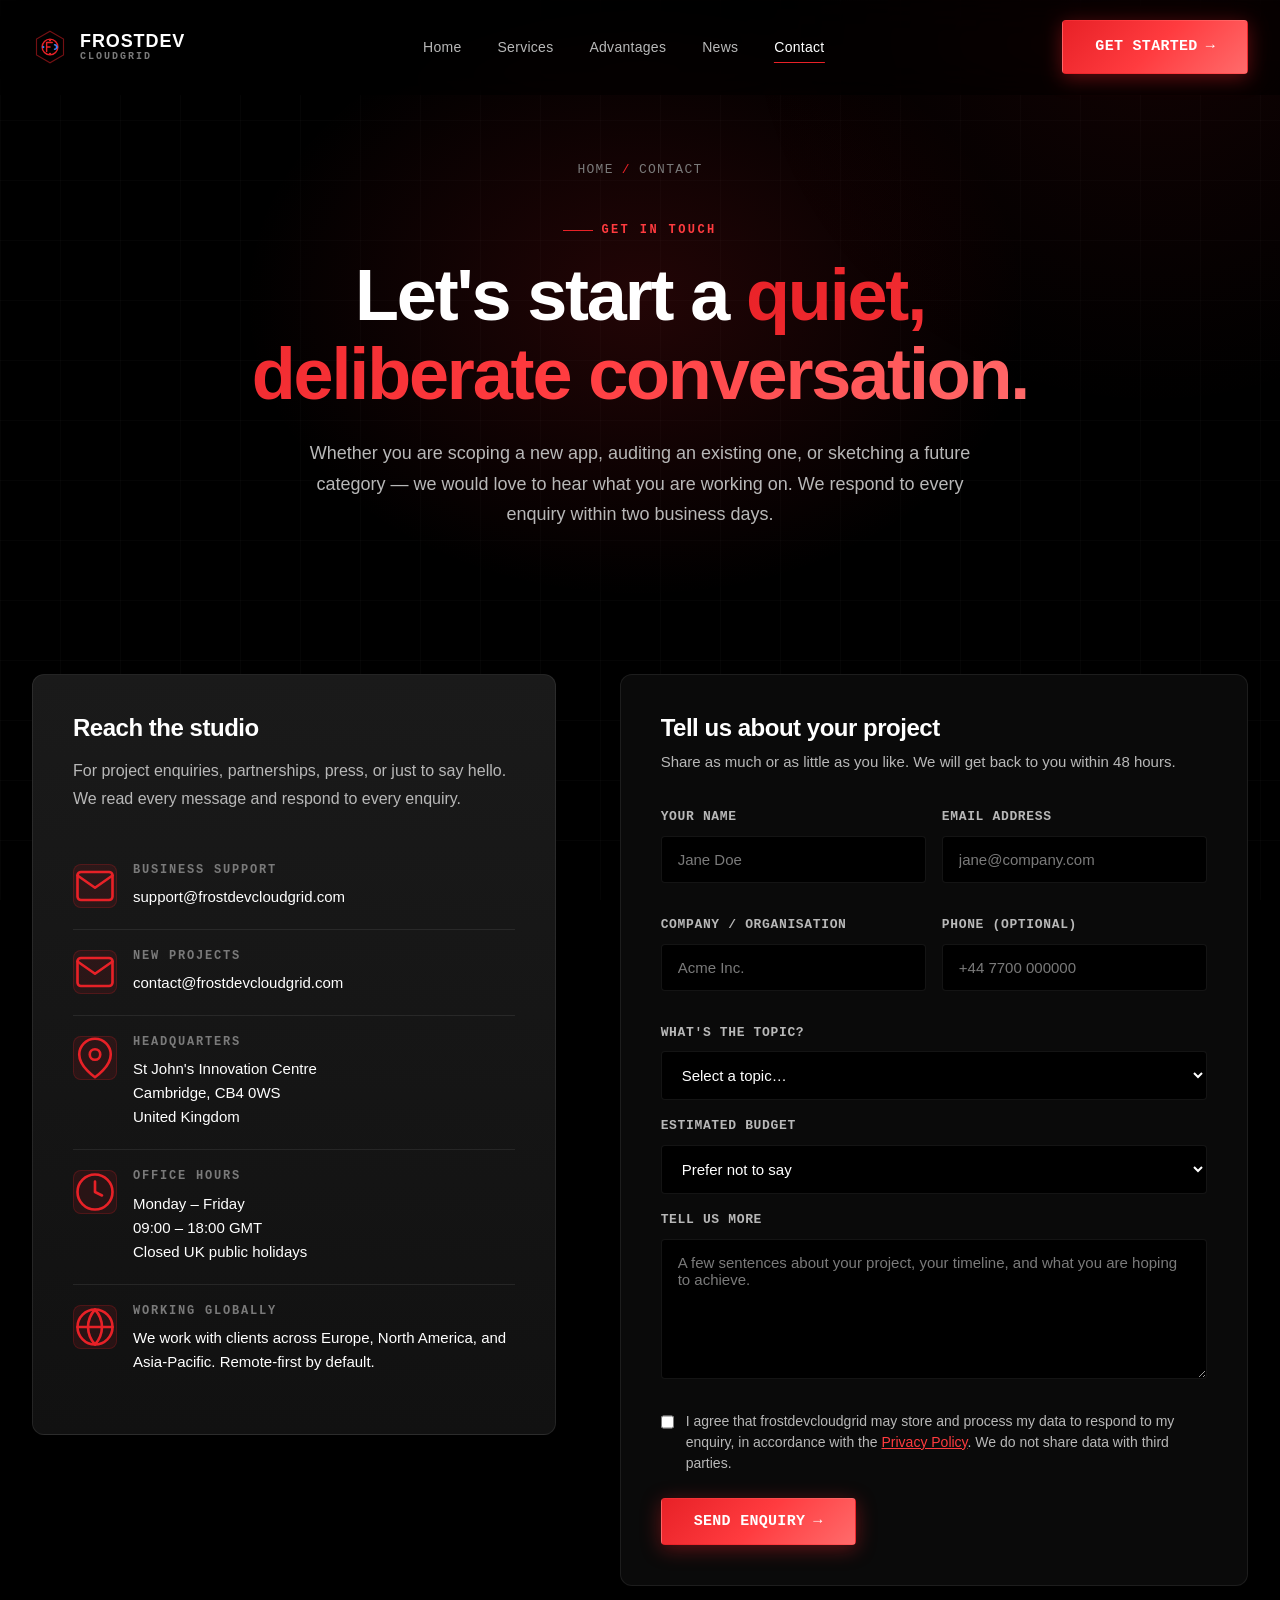
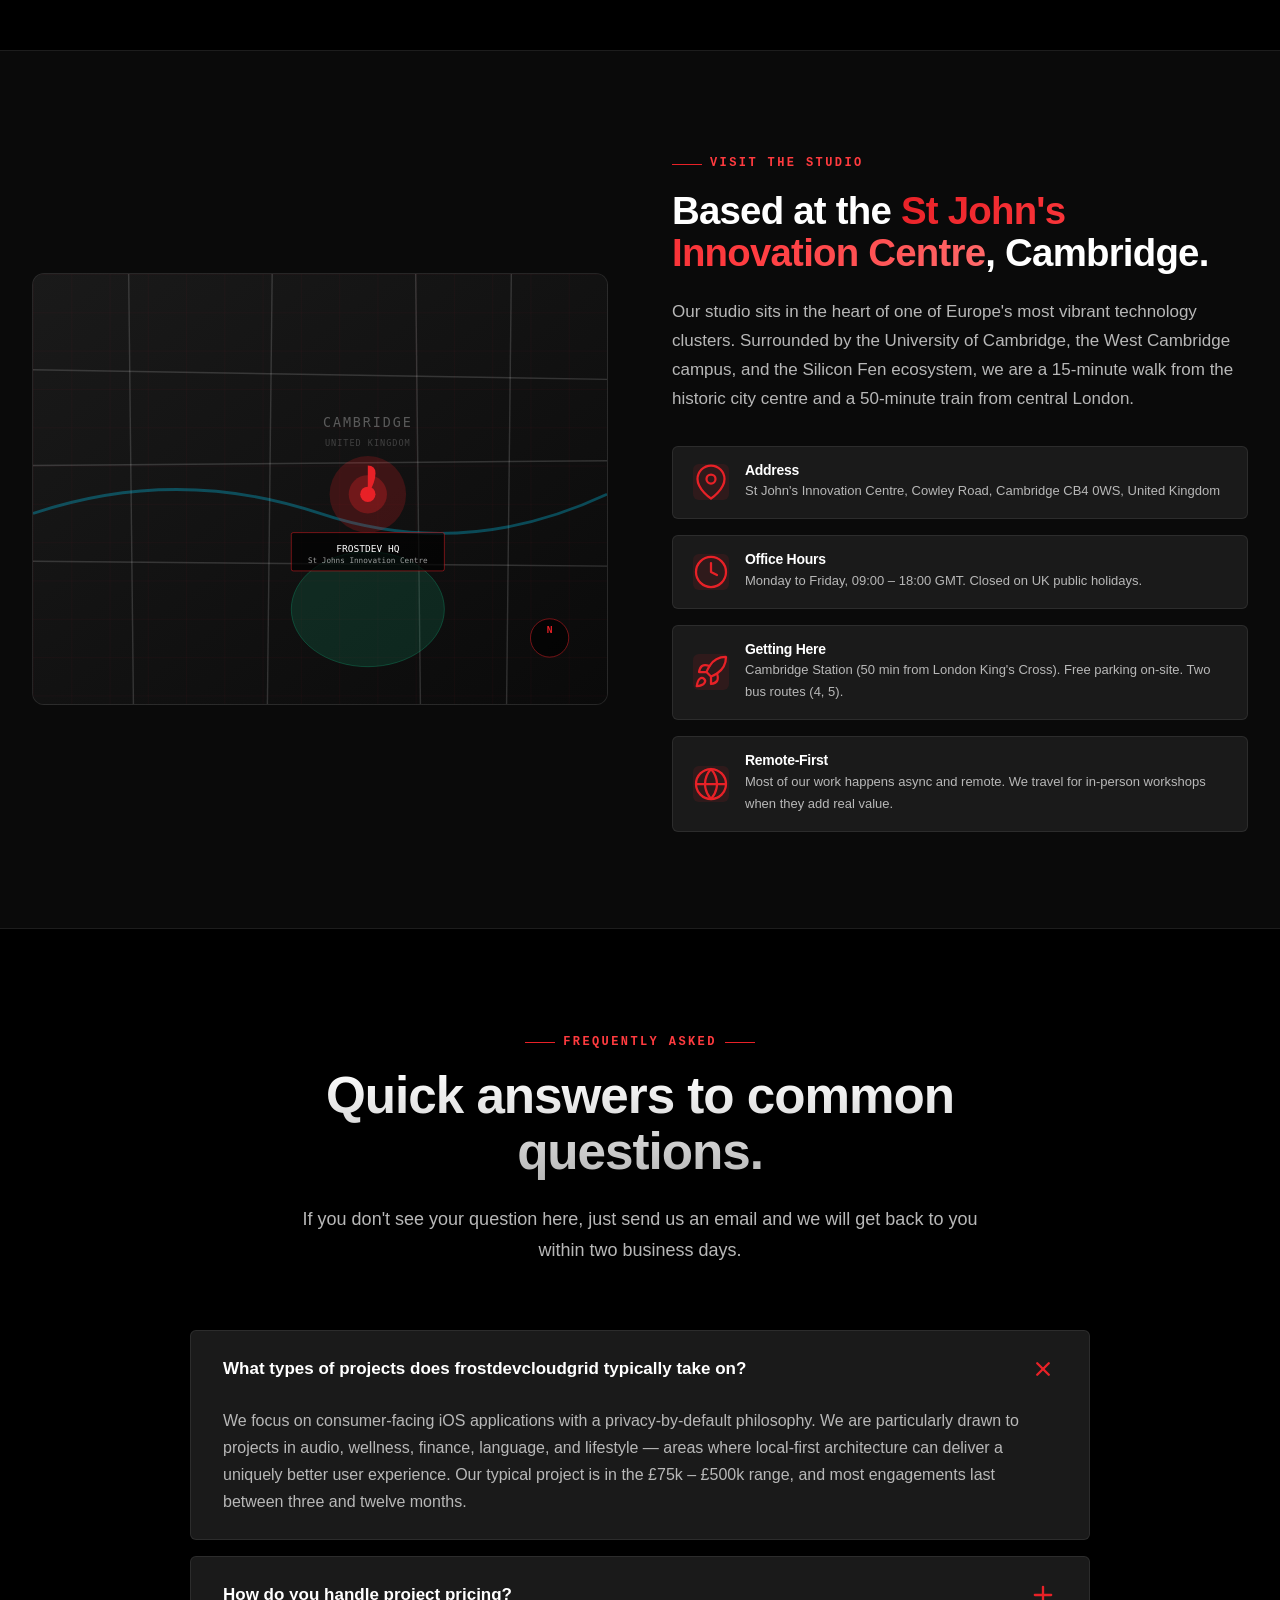
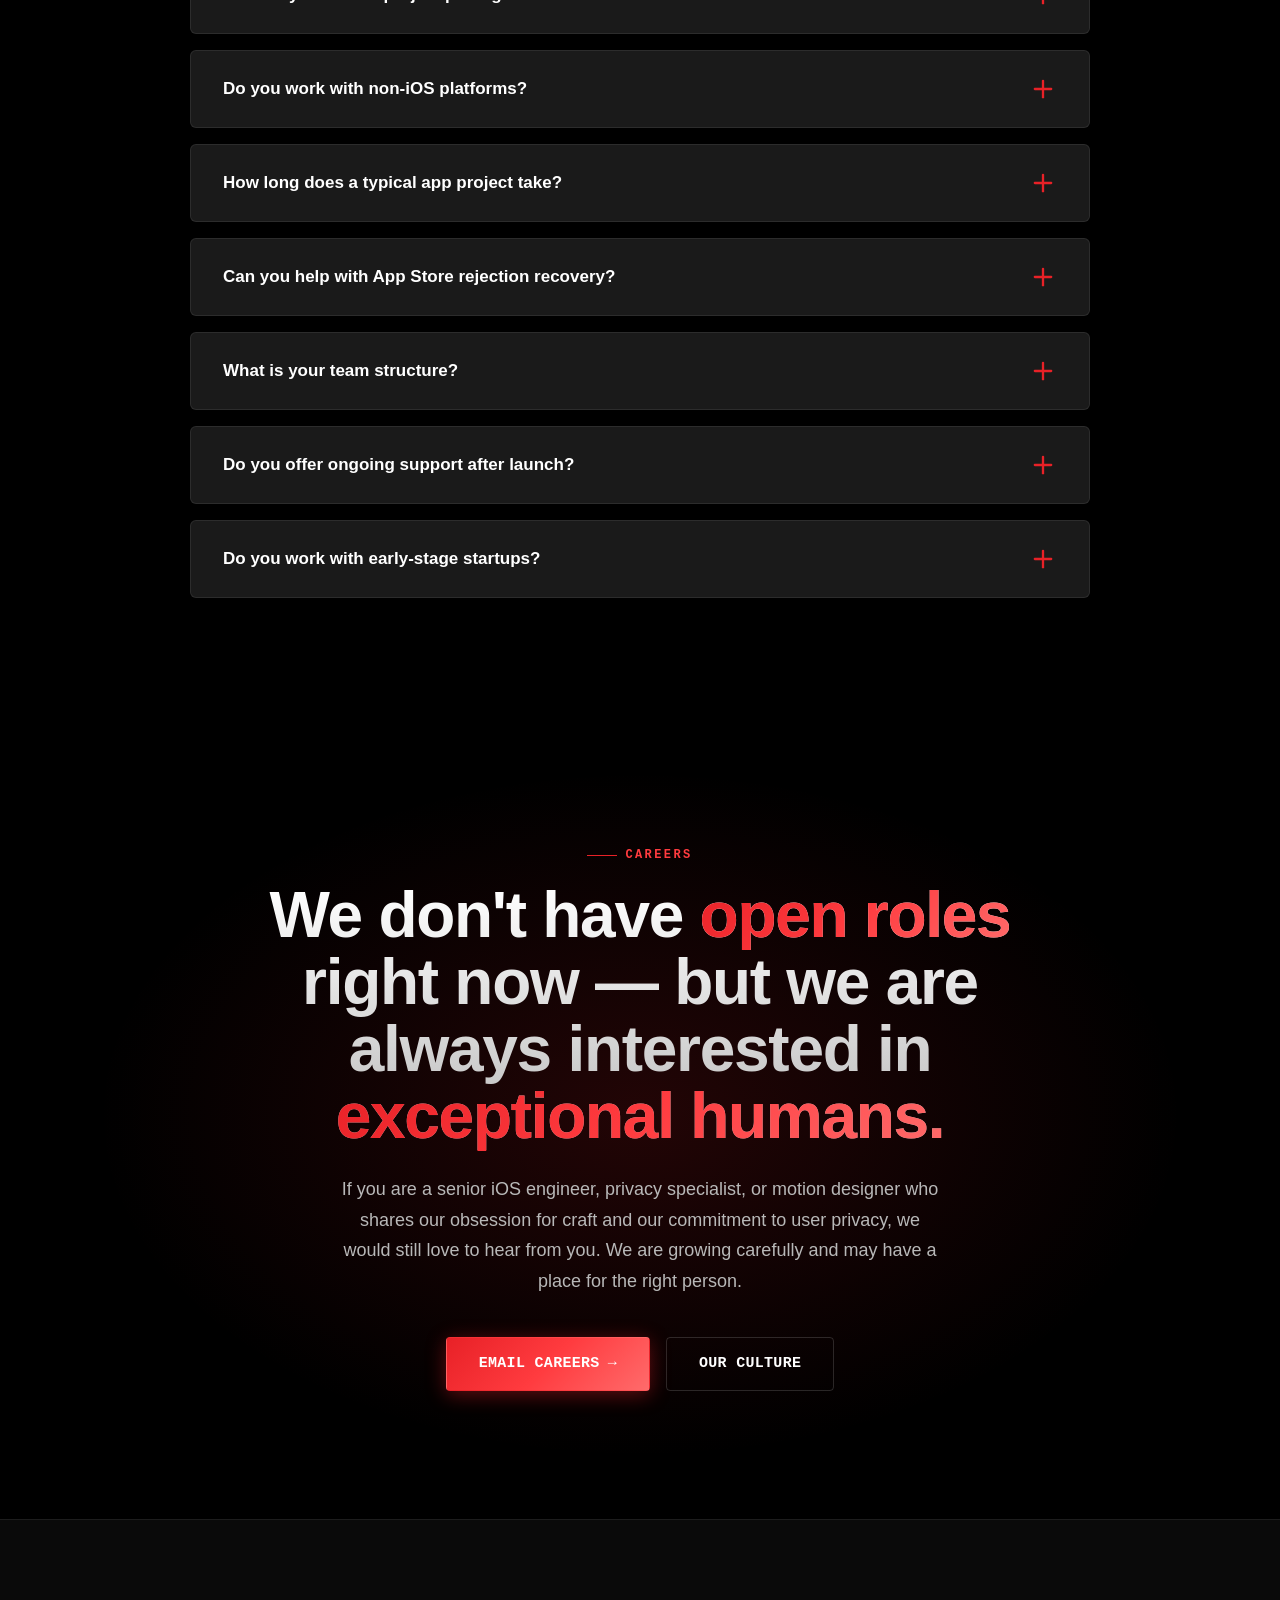
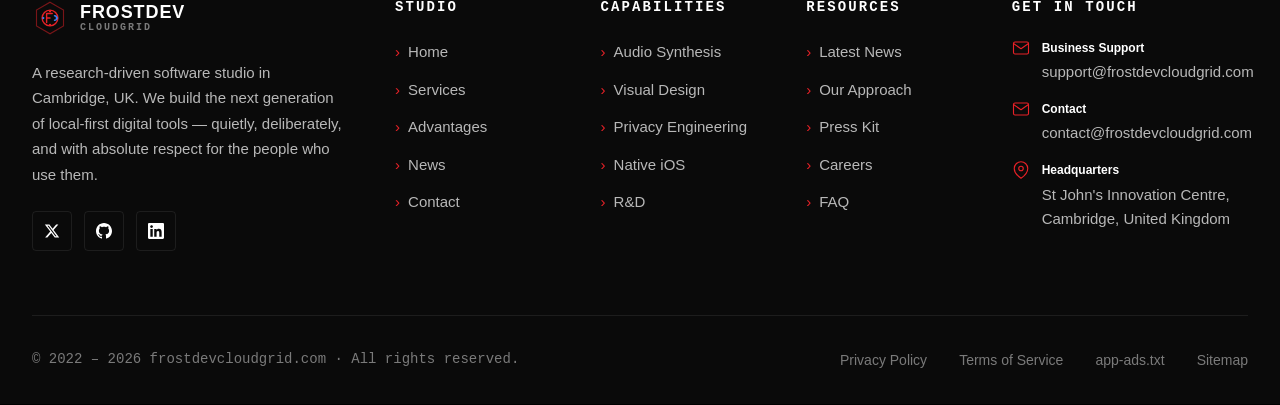
<file: contact.html>
<!DOCTYPE html>
<html lang="en">
<head>
<meta charset="UTF-8">
<meta name="viewport" content="width=device-width, initial-scale=1.0">
<title>Contact — frostdevcloudgrid | Start a Project in Cambridge, UK</title>
<meta name="description" content="Get in touch with frostdevcloudgrid. Cambridge-based software studio specialising in privacy-first, local-first iOS applications. We respond within 48 hours.">
<meta name="keywords" content="frostdevcloudgrid, contact, Cambridge, UK, software studio, iOS, privacy">

<meta property="og:type" content="website">
<meta property="og:url" content="https://www.frostdevcloudgrid.com/contact.html">
<meta property="og:title" content="Contact — frostdevcloudgrid">
<meta property="og:description" content="Get in touch with frostdevcloudgrid. Cambridge-based software studio specialising in privacy-first, local-first iOS applications.">
<meta property="og:image" content="https://www.frostdevcloudgrid.com/images/hero-bg.svg">
<meta property="og:site_name" content="frostdevcloudgrid">
<meta property="og:locale" content="en_US">

<meta name="twitter:card" content="summary_large_image">
<meta name="twitter:url" content="https://www.frostdevcloudgrid.com/contact.html">
<meta name="twitter:title" content="Contact — frostdevcloudgrid">
<meta name="twitter:description" content="Get in touch with frostdevcloudgrid. Cambridge-based software studio.">
<meta name="twitter:image" content="https://www.frostdevcloudgrid.com/images/hero-bg.svg">

<link rel="canonical" href="https://www.frostdevcloudgrid.com/contact.html">
<link rel="alternate" hreflang="en" href="https://www.frostdevcloudgrid.com/contact.html">
<link rel="alternate" hreflang="x-default" href="https://www.frostdevcloudgrid.com/contact.html">

<link rel="icon" type="image/svg+xml" href="images/favicon.svg">
<link rel="apple-touch-icon" href="images/favicon.svg">

<link rel="stylesheet" href="css/common.css">
<link rel="stylesheet" href="css/animations.css">
<link rel="stylesheet" href="css/home.css">
<link rel="stylesheet" href="css/pages.css">

<script type="application/ld+json">
{
  "@context": "https://schema.org",
  "@type": "ContactPage",
  "name": "Contact — frostdevcloudgrid",
  "url": "https://www.frostdevcloudgrid.com/contact.html",
  "mainEntity": {
    "@type": "Organization",
    "name": "frostdevcloudgrid",
    "address": {
      "@type": "PostalAddress",
      "streetAddress": "St John's Innovation Centre, Cowley Road",
      "addressLocality": "Cambridge",
      "postalCode": "CB4 0WS",
      "addressCountry": "GB"
    },
    "contactPoint": [
      {
        "@type": "ContactPoint",
        "contactType": "customer support",
        "email": "support@frostdevcloudgrid.com"
      },
      {
        "@type": "ContactPoint",
        "contactType": "sales",
        "email": "contact@frostdevcloudgrid.com"
      }
    ]
  }
}
</script>
</head>
<body>

<nav class="nav" role="navigation" aria-label="Main navigation">
  <div class="nav-inner">
    <a href="index.html" class="nav-logo" aria-label="frostdevcloudgrid home">
      <img src="images/logo.svg" alt="frostdevcloudgrid logo" width="36" height="36">
      <span class="nav-logo-text">FROSTDEV<span class="small">CLOUDGRID</span></span>
    </a>
    <ul class="nav-menu">
      <li><a href="index.html" class="nav-link">Home</a></li>
      <li><a href="services.html" class="nav-link">Services</a></li>
      <li><a href="advantages.html" class="nav-link">Advantages</a></li>
      <li><a href="news.html" class="nav-link">News</a></li>
      <li><a href="contact.html" class="nav-link active">Contact</a></li>
    </ul>
    <div class="nav-cta">
      <a href="contact.html" class="btn btn-primary">Get Started <span class="arrow">&rarr;</span></a>
      <div class="nav-toggle" role="button" aria-label="Toggle menu"><span></span><span></span><span></span></div>
    </div>
  </div>
</nav>

<header class="page-hero">
  <div class="container">
    <div class="page-hero-content">
      <div class="breadcrumb">
        <a href="index.html">Home</a>
        <span class="sep">/</span>
        <span>Contact</span>
      </div>
      <span class="eyebrow" style="justify-content:center;">Get in Touch</span>
      <h1>Let's start a <span class="accent">quiet, deliberate conversation.</span></h1>
      <p>Whether you are scoping a new app, auditing an existing one, or sketching a future category — we would love to hear what you are working on. We respond to every enquiry within two business days.</p>
    </div>
  </div>
</header>

<section style="padding: 4rem 0;">
  <div class="container">
    <div class="contact-grid">
      <aside class="contact-info-card reveal-left">
        <h3>Reach the studio</h3>
        <p>For project enquiries, partnerships, press, or just to say hello. We read every message and respond to every enquiry.</p>

        <div class="contact-detail">
          <div class="contact-detail-icon"><img src="images/icon-mail.svg" alt=""></div>
          <div>
            <h5>Business Support</h5>
            <a href="mailto:support@frostdevcloudgrid.com">support@frostdevcloudgrid.com</a>
          </div>
        </div>
        <div class="contact-detail">
          <div class="contact-detail-icon"><img src="images/icon-mail.svg" alt=""></div>
          <div>
            <h5>New Projects</h5>
            <a href="mailto:contact@frostdevcloudgrid.com">contact@frostdevcloudgrid.com</a>
          </div>
        </div>
        <div class="contact-detail">
          <div class="contact-detail-icon"><img src="images/icon-location.svg" alt=""></div>
          <div>
            <h5>Headquarters</h5>
            <p>St John's Innovation Centre<br>Cambridge, CB4 0WS<br>United Kingdom</p>
          </div>
        </div>
        <div class="contact-detail">
          <div class="contact-detail-icon"><img src="images/icon-clock.svg" alt=""></div>
          <div>
            <h5>Office Hours</h5>
            <p>Monday – Friday<br>09:00 – 18:00 GMT<br>Closed UK public holidays</p>
          </div>
        </div>
        <div class="contact-detail">
          <div class="contact-detail-icon"><img src="images/icon-globe.svg" alt=""></div>
          <div>
            <h5>Working Globally</h5>
            <p>We work with clients across Europe, North America, and Asia-Pacific. Remote-first by default.</p>
          </div>
        </div>
      </aside>

      <form class="contact-form reveal-right" id="contactForm" novalidate>
        <div class="form-header">
          <h3>Tell us about your project</h3>
          <p>Share as much or as little as you like. We will get back to you within 48 hours.</p>
        </div>

        <div class="form-row">
          <div class="form-group">
            <label for="name">Your Name</label>
            <input type="text" id="name" name="name" placeholder="Jane Doe" required>
          </div>
          <div class="form-group">
            <label for="email">Email Address</label>
            <input type="email" id="email" name="email" placeholder="jane@company.com" required>
          </div>
        </div>

        <div class="form-row">
          <div class="form-group">
            <label for="company">Company / Organisation</label>
            <input type="text" id="company" name="company" placeholder="Acme Inc.">
          </div>
          <div class="form-group">
            <label for="phone">Phone (optional)</label>
            <input type="tel" id="phone" name="phone" placeholder="+44 7700 000000">
          </div>
        </div>

        <div class="form-group">
          <label for="topic">What's the topic?</label>
          <select id="topic" name="topic" required>
            <option value="">Select a topic…</option>
            <option value="new-app">New app / product development</option>
            <option value="privacy-audit">Privacy or security audit</option>
            <option value="ux-strategy">UX / product strategy</option>
            <option value="design-system">Design system & motion</option>
            <option value="audio">Programmatic audio / generative systems</option>
            <option value="partnership">Partnership / collaboration</option>
            <option value="press">Press / media</option>
            <option value="careers">Careers</option>
            <option value="other">Other</option>
          </select>
        </div>

        <div class="form-group">
          <label for="budget">Estimated Budget</label>
          <select id="budget" name="budget">
            <option value="">Prefer not to say</option>
            <option value="under-25k">Under £25,000</option>
            <option value="25k-75k">£25,000 – £75,000</option>
            <option value="75k-150k">£75,000 – £150,000</option>
            <option value="150k-500k">£150,000 – £500,000</option>
            <option value="over-500k">£500,000+</option>
          </select>
        </div>

        <div class="form-group">
          <label for="message">Tell us more</label>
          <textarea id="message" name="message" placeholder="A few sentences about your project, your timeline, and what you are hoping to achieve." required></textarea>
        </div>

        <div class="form-checkbox">
          <input type="checkbox" id="consent" name="consent" required>
          <label for="consent">I agree that frostdevcloudgrid may store and process my data to respond to my enquiry, in accordance with the <a href="privacy.html">Privacy Policy</a>. We do not share data with third parties.</label>
        </div>

        <div class="form-submit">
          <button type="submit" class="btn btn-primary">Send Enquiry <span class="arrow">&rarr;</span></button>
          <span class="form-status"></span>
        </div>
      </form>
    </div>
  </div>
</section>

<section class="map-section" id="location">
  <div class="container">
    <div class="map-grid">
      <div class="map-container reveal-left">
        <img src="images/map.svg" alt="Map of Cambridge, UK showing St John's Innovation Centre location">
      </div>
      <div class="map-info reveal-right">
        <span class="eyebrow">Visit the Studio</span>
        <h2>Based at the <span class="text-gradient">St John's Innovation Centre</span>, Cambridge.</h2>
        <p>Our studio sits in the heart of one of Europe's most vibrant technology clusters. Surrounded by the University of Cambridge, the West Cambridge campus, and the Silicon Fen ecosystem, we are a 15-minute walk from the historic city centre and a 50-minute train from central London.</p>

        <div class="map-features">
          <div class="map-feature">
            <div class="map-feature-icon"><img src="images/icon-location.svg" alt=""></div>
            <div class="map-feature-text">
              <h5>Address</h5>
              <p>St John's Innovation Centre, Cowley Road, Cambridge CB4 0WS, United Kingdom</p>
            </div>
          </div>
          <div class="map-feature">
            <div class="map-feature-icon"><img src="images/icon-clock.svg" alt=""></div>
            <div class="map-feature-text">
              <h5>Office Hours</h5>
              <p>Monday to Friday, 09:00 – 18:00 GMT. Closed on UK public holidays.</p>
            </div>
          </div>
          <div class="map-feature">
            <div class="map-feature-icon"><img src="images/icon-rocket.svg" alt=""></div>
            <div class="map-feature-text">
              <h5>Getting Here</h5>
              <p>Cambridge Station (50 min from London King's Cross). Free parking on-site. Two bus routes (4, 5).</p>
            </div>
          </div>
          <div class="map-feature">
            <div class="map-feature-icon"><img src="images/icon-globe.svg" alt=""></div>
            <div class="map-feature-text">
              <h5>Remote-First</h5>
              <p>Most of our work happens async and remote. We travel for in-person workshops when they add real value.</p>
            </div>
          </div>
        </div>
      </div>
    </div>
  </div>
</section>

<section id="faq" style="padding: 6rem 0;">
  <div class="container">
    <div class="section-header reveal">
      <span class="eyebrow">Frequently Asked</span>
      <h2 class="section-title">Quick answers to common questions.</h2>
      <p class="section-subtitle">If you don't see your question here, just send us an email and we will get back to you within two business days.</p>
    </div>

    <div class="faq-section">
      <div class="faq-item open">
        <button class="faq-question">What types of projects does frostdevcloudgrid typically take on? <img src="images/icon-plus.svg" alt="" class="faq-icon"></button>
        <div class="faq-answer">
          <div class="faq-answer-inner">
            <p>We focus on consumer-facing iOS applications with a privacy-by-default philosophy. We are particularly drawn to projects in audio, wellness, finance, language, and lifestyle — areas where local-first architecture can deliver a uniquely better user experience. Our typical project is in the £75k – £500k range, and most engagements last between three and twelve months.</p>
          </div>
        </div>
      </div>
      <div class="faq-item">
        <button class="faq-question">How do you handle project pricing? <img src="images/icon-plus.svg" alt="" class="faq-icon"></button>
        <div class="faq-answer">
          <div class="faq-answer-inner">
            <p>All of our projects are fixed-fee, not time-and-materials. We provide a detailed scope-of-work document and a written quote before any contract is signed. We invoice in three milestones: 30% on kickoff, 40% at the end of the build phase, and 30% on App Store launch. There are no hidden costs, no surprise overages, and no hourly billing.</p>
          </div>
        </div>
      </div>
      <div class="faq-item">
        <button class="faq-question">Do you work with non-iOS platforms? <img src="images/icon-plus.svg" alt="" class="faq-icon"></button>
        <div class="faq-answer">
          <div class="faq-answer-inner">
            <p>Our primary focus is iOS, iPadOS, and macOS — and that is where 95% of our work lives. On a case-by-case basis, we also take on Android projects through trusted partner studios, and we have done a small number of Web projects using Swift on the server. We will always be transparent about whether your project is a good fit for our team.</p>
          </div>
        </div>
      </div>
      <div class="faq-item">
        <button class="faq-question">How long does a typical app project take? <img src="images/icon-plus.svg" alt="" class="faq-icon"></button>
        <div class="faq-answer">
          <div class="faq-answer-inner">
            <p>A typical first-version iOS application takes between 12 and 20 weeks from kickoff to App Store launch. This includes two weeks of discovery, four weeks of high-fidelity design, six to twelve weeks of engineering, and one to two weeks of TestFlight beta testing and App Store review.</p>
          </div>
        </div>
      </div>
      <div class="faq-item">
        <button class="faq-question">Can you help with App Store rejection recovery? <img src="images/icon-plus.svg" alt="" class="faq-icon"></button>
        <div class="faq-answer">
          <div class="faq-answer-inner">
            <p>Yes — and we do it often. Our privacy and App Store team has recovered dozens of rejected applications in the last 12 months, including complex Guideline 5.1.1 (privacy) and Guideline 4.0 (design) cases. We provide a written rejection analysis within 48 hours, a remediation plan, and full resubmission support.</p>
          </div>
        </div>
      </div>
      <div class="faq-item">
        <button class="faq-question">What is your team structure? <img src="images/icon-plus.svg" alt="" class="faq-icon"></button>
        <div class="faq-answer">
          <div class="faq-answer-inner">
            <p>Our core team is six senior practitioners: an engineering lead, a privacy engineer, a design director, an ML engineer, a product strategist, and a QA/release engineer. Every project is staffed with a hand-picked subset of this team, plus trusted specialist freelancers when additional capacity is needed.</p>
          </div>
        </div>
      </div>
      <div class="faq-item">
        <button class="faq-question">Do you offer ongoing support after launch? <img src="images/icon-plus.svg" alt="" class="faq-icon"></button>
        <div class="faq-answer">
          <div class="faq-answer-inner">
            <p>Yes. Every project includes a complimentary 60-day post-launch support window, and most clients opt into a long-term maintenance contract that covers security updates, OS-version compatibility, dependency upgrades, and feature development on a quarterly retainer basis. Maintenance retainers typically range from £2,500 to £12,000 per month depending on app complexity.</p>
          </div>
        </div>
      </div>
      <div class="faq-item">
        <button class="faq-question">Do you work with early-stage startups? <img src="images/icon-plus.svg" alt="" class="faq-icon"></button>
        <div class="faq-answer">
          <div class="faq-answer-inner">
            <p>Absolutely — some of our best work has been with first-time founders. We offer a discounted "Launch Package" for funded seed-stage startups, which includes a reduced 4-week discovery sprint, a smaller initial build scope, and an in-built path to scale up once you have validated product-market fit. Reach out and we will send you a one-pager.</p>
          </div>
        </div>
      </div>
    </div>
  </div>
</section>

<section class="cta-section" id="careers">
  <div class="container">
    <div class="cta-content reveal-scale">
      <span class="eyebrow" style="justify-content:center;">Careers</span>
      <h2>We don't have <span class="text-gradient">open roles</span> right now — but we are always interested in <span class="text-gradient">exceptional humans.</span></h2>
      <p>If you are a senior iOS engineer, privacy specialist, or motion designer who shares our obsession for craft and our commitment to user privacy, we would still love to hear from you. We are growing carefully and may have a place for the right person.</p>
      <div class="cta-actions">
        <a href="mailto:careers@frostdevcloudgrid.com" class="btn btn-primary">Email Careers <span class="arrow">&rarr;</span></a>
        <a href="advantages.html" class="btn btn-secondary">Our Culture</a>
      </div>
    </div>
  </div>
</section>

<footer class="footer" role="contentinfo">
  <div class="container">
    <div class="footer-grid">
      <div class="footer-brand">
        <a href="index.html" class="nav-logo" aria-label="frostdevcloudgrid home">
          <img src="images/logo.svg" alt="frostdevcloudgrid logo" width="36" height="36">
          <span class="nav-logo-text">FROSTDEV<span class="small">CLOUDGRID</span></span>
        </a>
        <p>A research-driven software studio in Cambridge, UK. We build the next generation of local-first digital tools — quietly, deliberately, and with absolute respect for the people who use them.</p>
        <div class="footer-social">
          <a href="https://twitter.com/frostdevcloudgrid" aria-label="Twitter"><img src="images/icon-twitter.svg" alt="" width="16" height="16"></a>
          <a href="https://github.com/frostdevcloudgrid" aria-label="GitHub"><img src="images/icon-github.svg" alt="" width="16" height="16"></a>
          <a href="https://www.linkedin.com/company/frostdevcloudgrid" aria-label="LinkedIn"><img src="images/icon-linkedin.svg" alt="" width="16" height="16"></a>
        </div>
      </div>
      <div class="footer-col">
        <h4>Studio</h4>
        <ul>
          <li><a href="index.html">Home</a></li>
          <li><a href="services.html">Services</a></li>
          <li><a href="advantages.html">Advantages</a></li>
          <li><a href="news.html">News</a></li>
          <li><a href="contact.html">Contact</a></li>
        </ul>
      </div>
      <div class="footer-col">
        <h4>Capabilities</h4>
        <ul>
          <li><a href="services.html#audio">Audio Synthesis</a></li>
          <li><a href="services.html#design">Visual Design</a></li>
          <li><a href="services.html#privacy">Privacy Engineering</a></li>
          <li><a href="services.html#ios">Native iOS</a></li>
          <li><a href="services.html#rnd">R&D</a></li>
        </ul>
      </div>
      <div class="footer-col">
        <h4>Resources</h4>
        <ul>
          <li><a href="news.html">Latest News</a></li>
          <li><a href="advantages.html">Our Approach</a></li>
          <li><a href="contact.html">Press Kit</a></li>
          <li><a href="contact.html#careers">Careers</a></li>
          <li><a href="contact.html#faq">FAQ</a></li>
        </ul>
      </div>
      <div class="footer-col">
        <h4>Get in Touch</h4>
        <div class="footer-contact-item">
          <img src="images/icon-mail.svg" alt="" width="18" height="18">
          <div>
            <strong style="color:var(--color-text);font-size:0.75rem;display:block;margin-bottom:2px;">Business Support</strong>
            <a href="mailto:support@frostdevcloudgrid.com">support@frostdevcloudgrid.com</a>
          </div>
        </div>
        <div class="footer-contact-item">
          <img src="images/icon-mail.svg" alt="" width="18" height="18">
          <div>
            <strong style="color:var(--color-text);font-size:0.75rem;display:block;margin-bottom:2px;">Contact</strong>
            <a href="mailto:contact@frostdevcloudgrid.com">contact@frostdevcloudgrid.com</a>
          </div>
        </div>
        <div class="footer-contact-item">
          <img src="images/icon-location.svg" alt="" width="18" height="18">
          <div>
            <strong style="color:var(--color-text);font-size:0.75rem;display:block;margin-bottom:2px;">Headquarters</strong>
            <span>St John's Innovation Centre, Cambridge, United Kingdom</span>
          </div>
        </div>
      </div>
    </div>
    <div class="footer-bottom">
      <p>&copy; 2022 – 2026 frostdevcloudgrid.com · All rights reserved.</p>
      <div class="footer-bottom-links">
        <a href="privacy.html">Privacy Policy</a>
        <a href="terms.html">Terms of Service</a>
        <a href="app-ads.txt" target="_blank">app-ads.txt</a>
        <a href="sitemap.xml">Sitemap</a>
      </div>
    </div>
  </div>
</footer>

<script src="js/common.js"></script>
<script src="js/contact.js"></script>
</body>
</html>
</file>
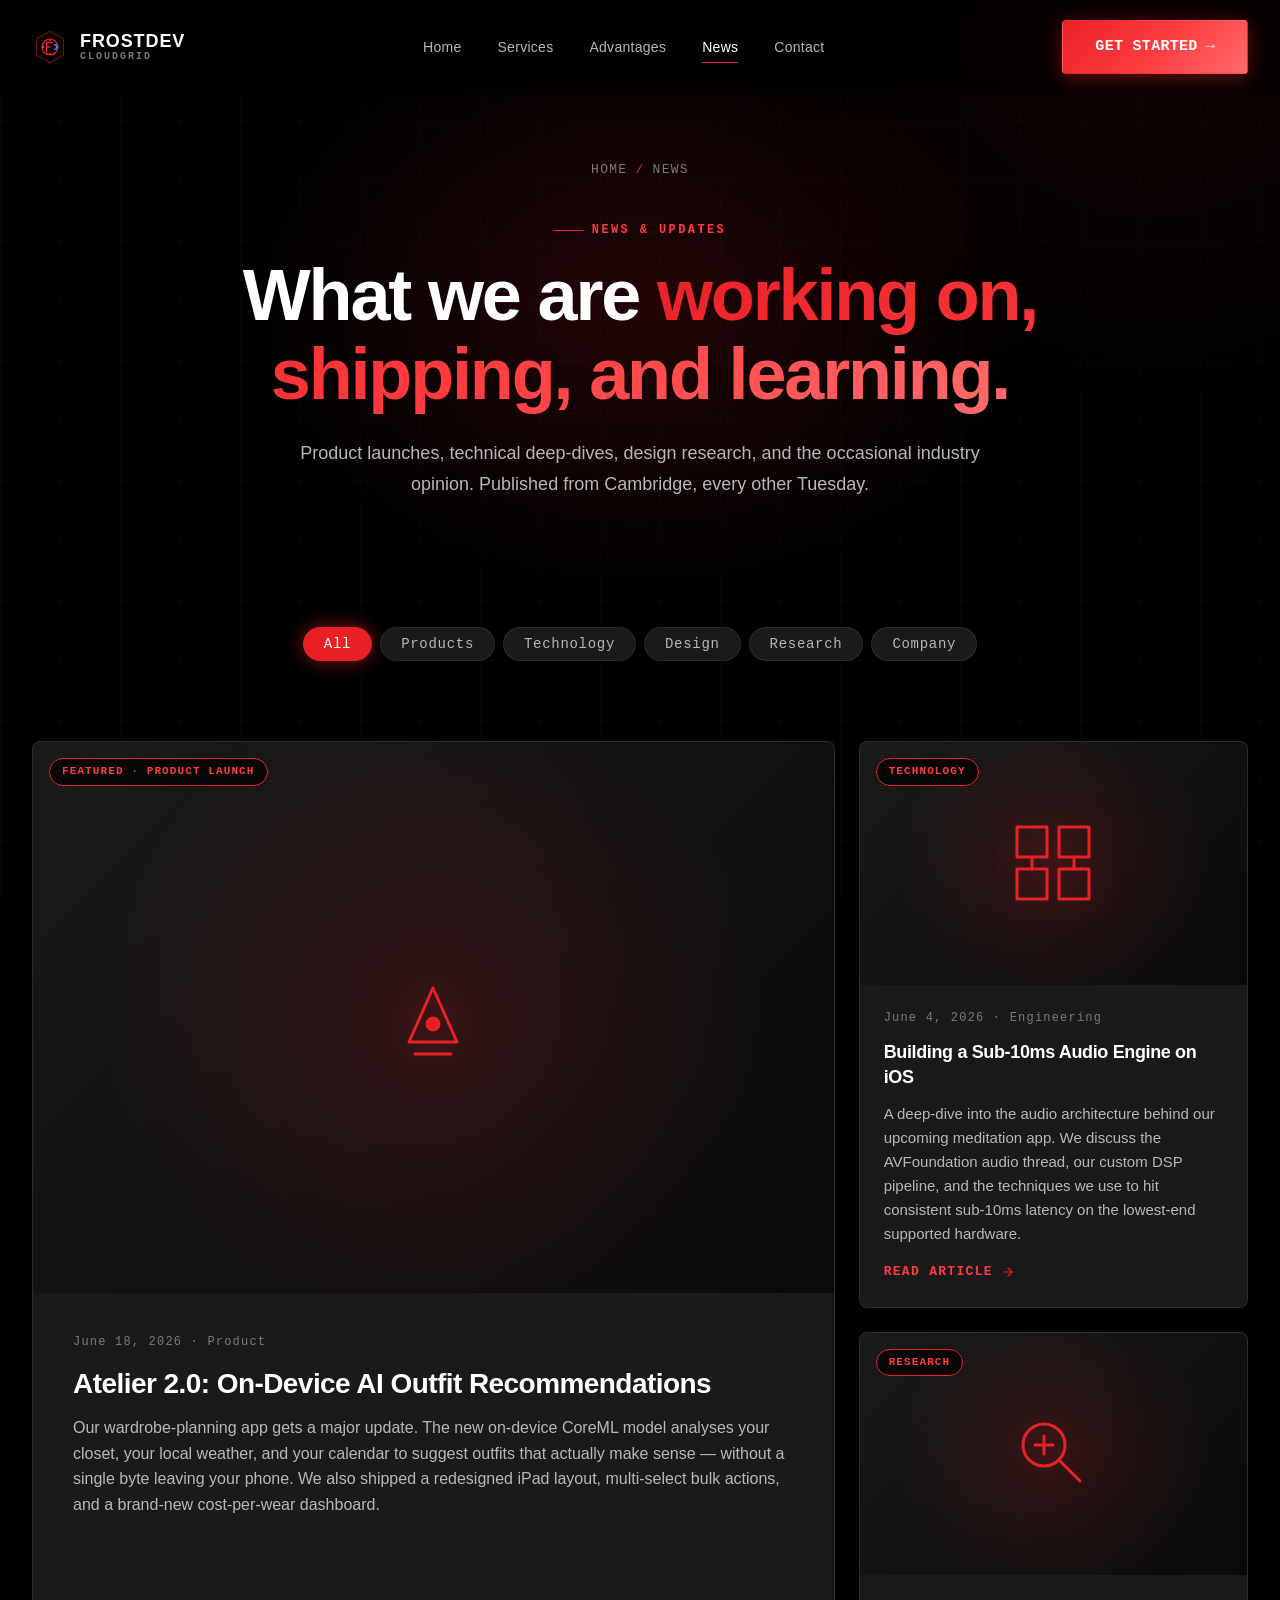
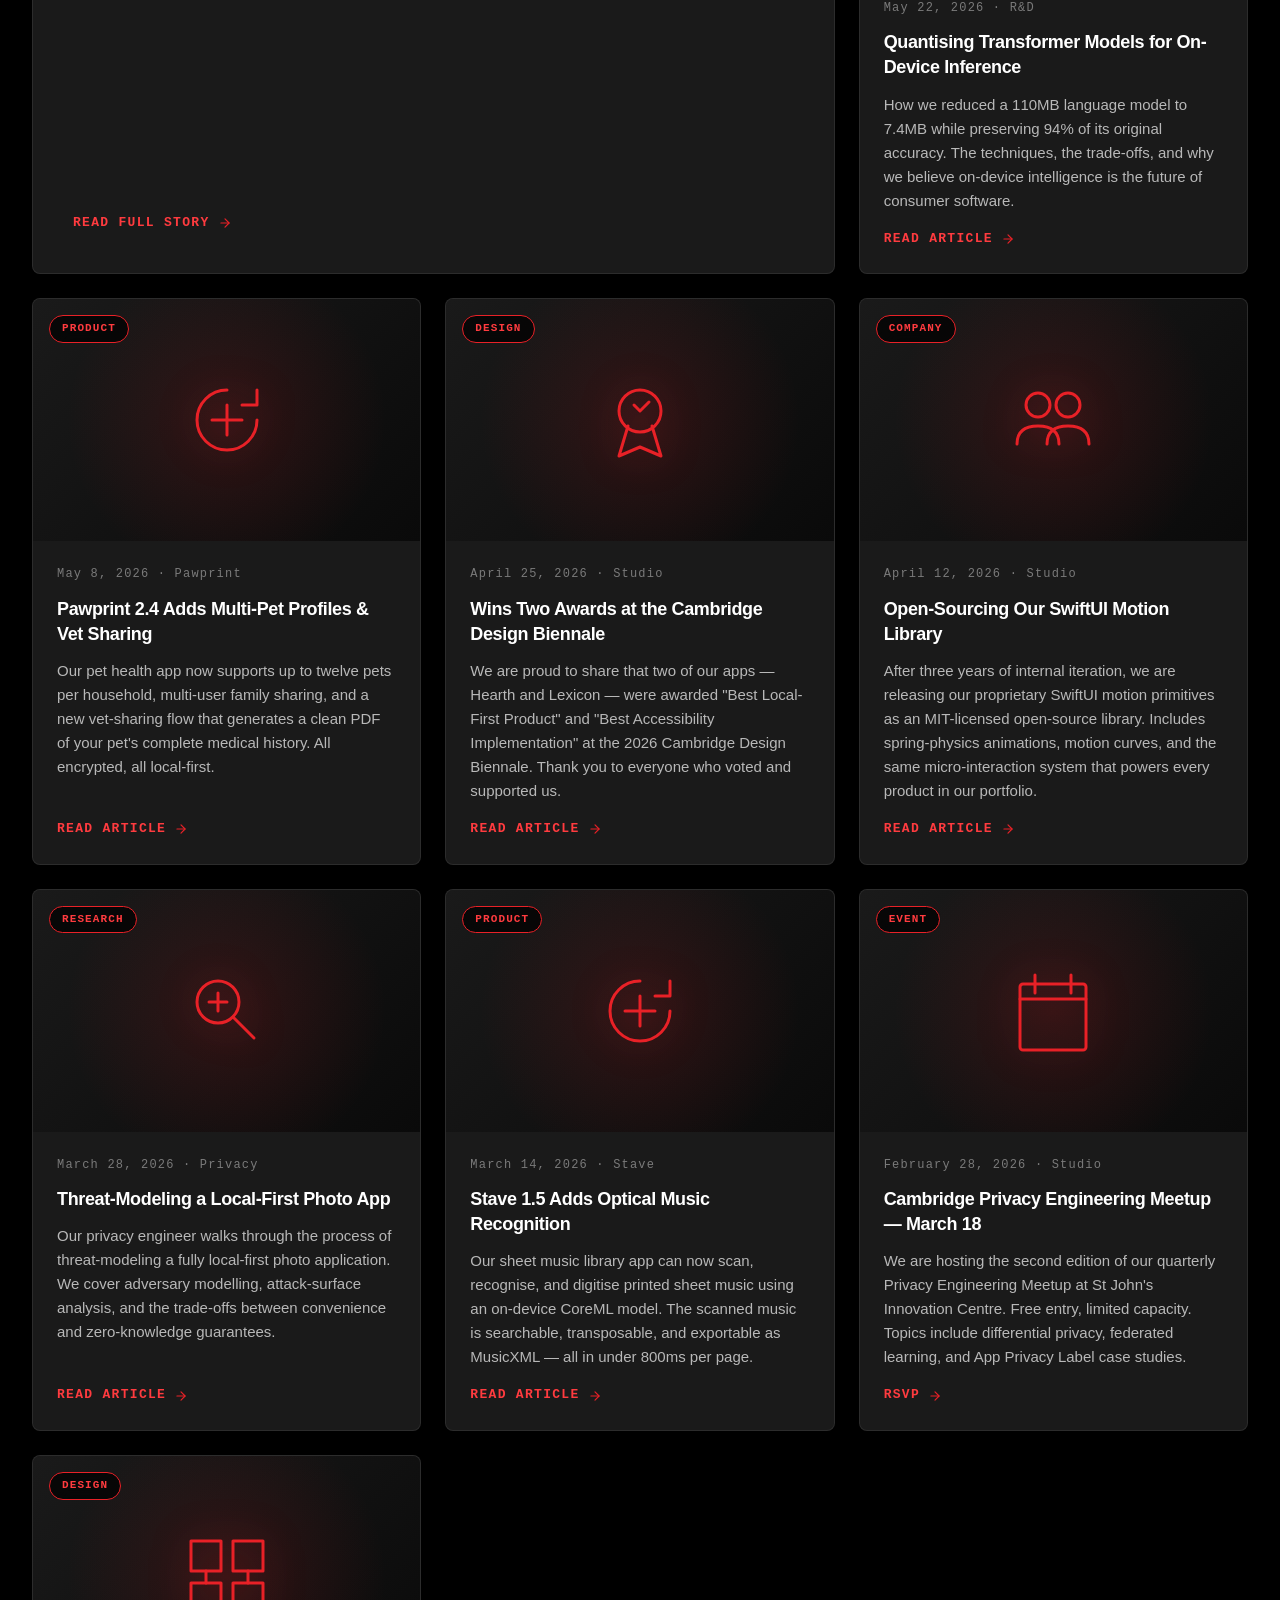
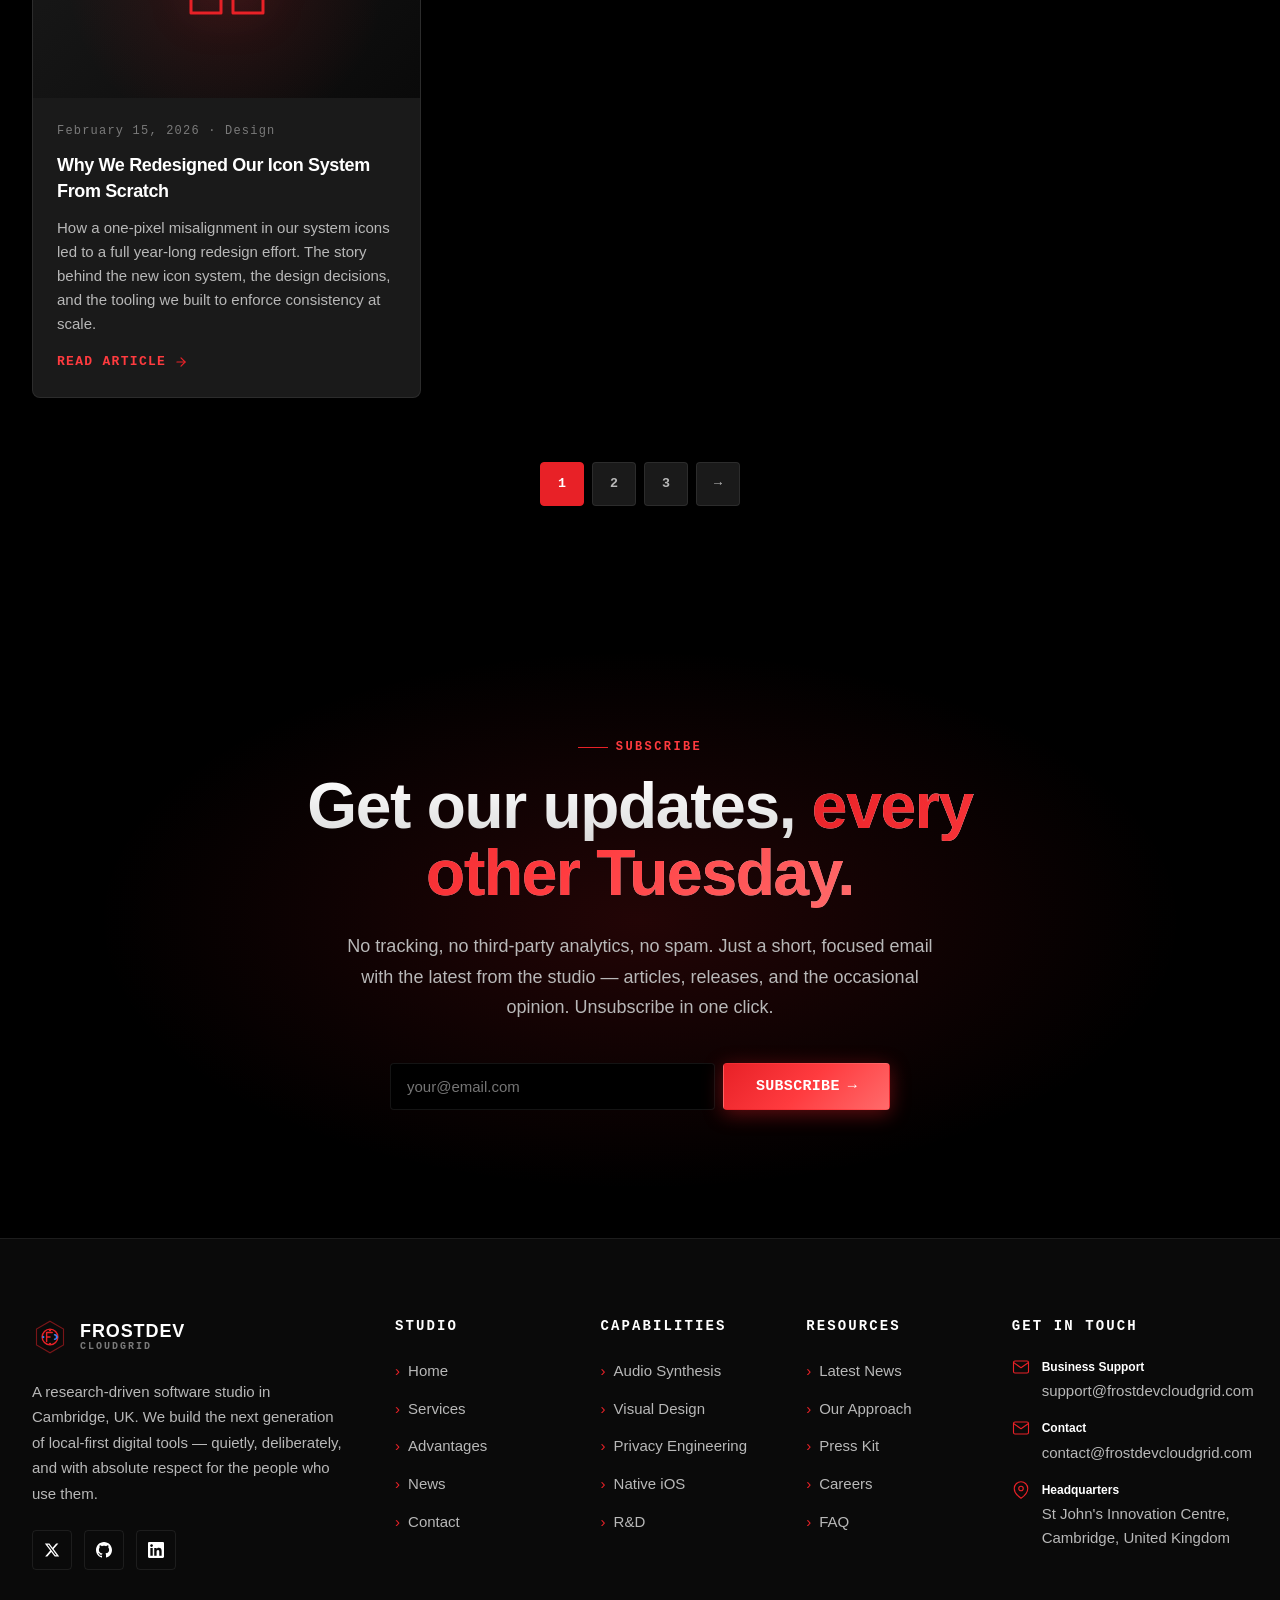
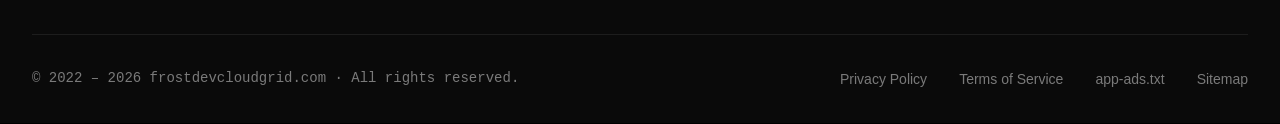
<file: news.html>
<!DOCTYPE html>
<html lang="en">
<head>
<meta charset="UTF-8">
<meta name="viewport" content="width=device-width, initial-scale=1.0">
<title>News & Updates — frostdevcloudgrid | Product Launches, Engineering, Research</title>
<meta name="description" content="The latest product launches, technical deep-dives, design research, and industry opinions from the frostdevcloudgrid studio. Published from Cambridge, UK.">
<meta name="keywords" content="frostdevcloudgrid, news, blog, product launches, engineering, design, research">

<meta property="og:type" content="website">
<meta property="og:url" content="https://www.frostdevcloudgrid.com/news.html">
<meta property="og:title" content="News & Updates — frostdevcloudgrid">
<meta property="og:description" content="The latest product launches, technical deep-dives, design research, and industry opinions.">
<meta property="og:image" content="https://www.frostdevcloudgrid.com/images/hero-bg.svg">
<meta property="og:site_name" content="frostdevcloudgrid">
<meta property="og:locale" content="en_US">

<meta name="twitter:card" content="summary_large_image">
<meta name="twitter:url" content="https://www.frostdevcloudgrid.com/news.html">
<meta name="twitter:title" content="News & Updates — frostdevcloudgrid">
<meta name="twitter:description" content="The latest product launches, technical deep-dives, design research, and industry opinions.">
<meta name="twitter:image" content="https://www.frostdevcloudgrid.com/images/hero-bg.svg">

<link rel="canonical" href="https://www.frostdevcloudgrid.com/news.html">
<link rel="alternate" hreflang="en" href="https://www.frostdevcloudgrid.com/news.html">
<link rel="alternate" hreflang="x-default" href="https://www.frostdevcloudgrid.com/news.html">

<link rel="icon" type="image/svg+xml" href="images/favicon.svg">
<link rel="apple-touch-icon" href="images/favicon.svg">

<link rel="stylesheet" href="css/common.css">
<link rel="stylesheet" href="css/animations.css">
<link rel="stylesheet" href="css/home.css">
<link rel="stylesheet" href="css/pages.css">

<script type="application/ld+json">
{
  "@context": "https://schema.org",
  "@type": "Blog",
  "name": "frostdevcloudgrid News & Updates",
  "url": "https://www.frostdevcloudgrid.com/news.html",
  "description": "Product launches, technical deep-dives, design research, and industry opinions from the frostdevcloudgrid studio.",
  "publisher": {
    "@type": "Organization",
    "name": "frostdevcloudgrid",
    "url": "https://www.frostdevcloudgrid.com"
  }
}
</script>
</head>
<body>

<nav class="nav" role="navigation" aria-label="Main navigation">
  <div class="nav-inner">
    <a href="index.html" class="nav-logo" aria-label="frostdevcloudgrid home">
      <img src="images/logo.svg" alt="frostdevcloudgrid logo" width="36" height="36">
      <span class="nav-logo-text">FROSTDEV<span class="small">CLOUDGRID</span></span>
    </a>
    <ul class="nav-menu">
      <li><a href="index.html" class="nav-link">Home</a></li>
      <li><a href="services.html" class="nav-link">Services</a></li>
      <li><a href="advantages.html" class="nav-link">Advantages</a></li>
      <li><a href="news.html" class="nav-link active">News</a></li>
      <li><a href="contact.html" class="nav-link">Contact</a></li>
    </ul>
    <div class="nav-cta">
      <a href="contact.html" class="btn btn-primary">Get Started <span class="arrow">&rarr;</span></a>
      <div class="nav-toggle" role="button" aria-label="Toggle menu"><span></span><span></span><span></span></div>
    </div>
  </div>
</nav>

<header class="page-hero">
  <div class="container">
    <div class="page-hero-content">
      <div class="breadcrumb">
        <a href="index.html">Home</a>
        <span class="sep">/</span>
        <span>News</span>
      </div>
      <span class="eyebrow" style="justify-content:center;">News & Updates</span>
      <h1>What we are <span class="accent">working on, shipping, and learning.</span></h1>
      <p>Product launches, technical deep-dives, design research, and the occasional industry opinion. Published from Cambridge, every other Tuesday.</p>
    </div>
  </div>
</header>

<section style="padding: 3rem 0 0;">
  <div class="container">
    <div class="news-filters">
      <button class="filter-btn active" data-filter="all">All</button>
      <button class="filter-btn" data-filter="product">Products</button>
      <button class="filter-btn" data-filter="tech">Technology</button>
      <button class="filter-btn" data-filter="design">Design</button>
      <button class="filter-btn" data-filter="research">Research</button>
      <button class="filter-btn" data-filter="company">Company</button>
    </div>
  </div>
</section>

<section style="padding: 2rem 0 6rem;">
  <div class="container">
    <div class="news-grid">
      <article class="news-card featured reveal" data-category="product">
        <div class="news-thumb">
          <span class="news-tag">Featured · Product Launch</span>
          <img src="images/news-launch.svg" alt="">
        </div>
        <div class="news-body">
          <span class="news-date">June 18, 2026 · Product</span>
          <h3>Atelier 2.0: On-Device AI Outfit Recommendations</h3>
          <p>Our wardrobe-planning app gets a major update. The new on-device CoreML model analyses your closet, your local weather, and your calendar to suggest outfits that actually make sense — without a single byte leaving your phone. We also shipped a redesigned iPad layout, multi-select bulk actions, and a brand-new cost-per-wear dashboard.</p>
          <a href="#" class="news-readmore">Read full story <img src="images/icon-arrow.svg" alt="" width="14" height="14"></a>
        </div>
      </article>

      <article class="news-card reveal" data-category="tech">
        <div class="news-thumb">
          <span class="news-tag">Technology</span>
          <img src="images/news-tech.svg" alt="">
        </div>
        <div class="news-body">
          <span class="news-date">June 4, 2026 · Engineering</span>
          <h3>Building a Sub-10ms Audio Engine on iOS</h3>
          <p>A deep-dive into the audio architecture behind our upcoming meditation app. We discuss the AVFoundation audio thread, our custom DSP pipeline, and the techniques we use to hit consistent sub-10ms latency on the lowest-end supported hardware.</p>
          <a href="#" class="news-readmore">Read article <img src="images/icon-arrow.svg" alt="" width="14" height="14"></a>
        </div>
      </article>

      <article class="news-card reveal" data-category="research">
        <div class="news-thumb">
          <span class="news-tag">Research</span>
          <img src="images/news-research.svg" alt="">
        </div>
        <div class="news-body">
          <span class="news-date">May 22, 2026 · R&D</span>
          <h3>Quantising Transformer Models for On-Device Inference</h3>
          <p>How we reduced a 110MB language model to 7.4MB while preserving 94% of its original accuracy. The techniques, the trade-offs, and why we believe on-device intelligence is the future of consumer software.</p>
          <a href="#" class="news-readmore">Read article <img src="images/icon-arrow.svg" alt="" width="14" height="14"></a>
        </div>
      </article>

      <article class="news-card reveal" data-category="product">
        <div class="news-thumb">
          <span class="news-tag">Product</span>
          <img src="images/news-update.svg" alt="">
        </div>
        <div class="news-body">
          <span class="news-date">May 8, 2026 · Pawprint</span>
          <h3>Pawprint 2.4 Adds Multi-Pet Profiles & Vet Sharing</h3>
          <p>Our pet health app now supports up to twelve pets per household, multi-user family sharing, and a new vet-sharing flow that generates a clean PDF of your pet's complete medical history. All encrypted, all local-first.</p>
          <a href="#" class="news-readmore">Read article <img src="images/icon-arrow.svg" alt="" width="14" height="14"></a>
        </div>
      </article>

      <article class="news-card reveal" data-category="design">
        <div class="news-thumb">
          <span class="news-tag">Design</span>
          <img src="images/news-award.svg" alt="">
        </div>
        <div class="news-body">
          <span class="news-date">April 25, 2026 · Studio</span>
          <h3>Wins Two Awards at the Cambridge Design Biennale</h3>
          <p>We are proud to share that two of our apps — Hearth and Lexicon — were awarded "Best Local-First Product" and "Best Accessibility Implementation" at the 2026 Cambridge Design Biennale. Thank you to everyone who voted and supported us.</p>
          <a href="#" class="news-readmore">Read article <img src="images/icon-arrow.svg" alt="" width="14" height="14"></a>
        </div>
      </article>

      <article class="news-card reveal" data-category="company">
        <div class="news-thumb">
          <span class="news-tag">Company</span>
          <img src="images/news-partnership.svg" alt="">
        </div>
        <div class="news-body">
          <span class="news-date">April 12, 2026 · Studio</span>
          <h3>Open-Sourcing Our SwiftUI Motion Library</h3>
          <p>After three years of internal iteration, we are releasing our proprietary SwiftUI motion primitives as an MIT-licensed open-source library. Includes spring-physics animations, motion curves, and the same micro-interaction system that powers every product in our portfolio.</p>
          <a href="#" class="news-readmore">Read article <img src="images/icon-arrow.svg" alt="" width="14" height="14"></a>
        </div>
      </article>

      <article class="news-card reveal" data-category="research">
        <div class="news-thumb">
          <span class="news-tag">Research</span>
          <img src="images/news-research.svg" alt="">
        </div>
        <div class="news-body">
          <span class="news-date">March 28, 2026 · Privacy</span>
          <h3>Threat-Modeling a Local-First Photo App</h3>
          <p>Our privacy engineer walks through the process of threat-modeling a fully local-first photo application. We cover adversary modelling, attack-surface analysis, and the trade-offs between convenience and zero-knowledge guarantees.</p>
          <a href="#" class="news-readmore">Read article <img src="images/icon-arrow.svg" alt="" width="14" height="14"></a>
        </div>
      </article>

      <article class="news-card reveal" data-category="product">
        <div class="news-thumb">
          <span class="news-tag">Product</span>
          <img src="images/news-update.svg" alt="">
        </div>
        <div class="news-body">
          <span class="news-date">March 14, 2026 · Stave</span>
          <h3>Stave 1.5 Adds Optical Music Recognition</h3>
          <p>Our sheet music library app can now scan, recognise, and digitise printed sheet music using an on-device CoreML model. The scanned music is searchable, transposable, and exportable as MusicXML — all in under 800ms per page.</p>
          <a href="#" class="news-readmore">Read article <img src="images/icon-arrow.svg" alt="" width="14" height="14"></a>
        </div>
      </article>

      <article class="news-card reveal" data-category="company">
        <div class="news-thumb">
          <span class="news-tag">Event</span>
          <img src="images/news-event.svg" alt="">
        </div>
        <div class="news-body">
          <span class="news-date">February 28, 2026 · Studio</span>
          <h3>Cambridge Privacy Engineering Meetup — March 18</h3>
          <p>We are hosting the second edition of our quarterly Privacy Engineering Meetup at St John's Innovation Centre. Free entry, limited capacity. Topics include differential privacy, federated learning, and App Privacy Label case studies.</p>
          <a href="#" class="news-readmore">RSVP <img src="images/icon-arrow.svg" alt="" width="14" height="14"></a>
        </div>
      </article>

      <article class="news-card reveal" data-category="design">
        <div class="news-thumb">
          <span class="news-tag">Design</span>
          <img src="images/news-tech.svg" alt="">
        </div>
        <div class="news-body">
          <span class="news-date">February 15, 2026 · Design</span>
          <h3>Why We Redesigned Our Icon System From Scratch</h3>
          <p>How a one-pixel misalignment in our system icons led to a full year-long redesign effort. The story behind the new icon system, the design decisions, and the tooling we built to enforce consistency at scale.</p>
          <a href="#" class="news-readmore">Read article <img src="images/icon-arrow.svg" alt="" width="14" height="14"></a>
        </div>
      </article>
    </div>

    <div class="pagination" role="navigation" aria-label="Pagination">
      <button class="page-btn active" aria-current="page">1</button>
      <button class="page-btn">2</button>
      <button class="page-btn">3</button>
      <button class="page-btn" aria-label="Next page">&rarr;</button>
    </div>
  </div>
</section>

<section class="cta-section" aria-labelledby="newsletter-heading">
  <div class="container">
    <div class="cta-content reveal-scale">
      <span class="eyebrow" style="justify-content:center;">Subscribe</span>
      <h2 id="newsletter-heading">Get our updates, <span class="text-gradient">every other Tuesday.</span></h2>
      <p>No tracking, no third-party analytics, no spam. Just a short, focused email with the latest from the studio — articles, releases, and the occasional opinion. Unsubscribe in one click.</p>
      <form class="form-submit" style="justify-content:center;max-width:500px;margin:0 auto;gap:0.5rem;" onsubmit="event.preventDefault(); alert('Thank you! We will be in touch.');">
        <input type="email" placeholder="your@email.com" required style="flex:1;padding:0.875rem 1rem;background:var(--color-bg);border:1px solid var(--color-border);border-radius:4px;color:#fff;font-size:0.9375rem;">
        <button type="submit" class="btn btn-primary">Subscribe <span class="arrow">&rarr;</span></button>
      </form>
    </div>
  </div>
</section>

<footer class="footer" role="contentinfo">
  <div class="container">
    <div class="footer-grid">
      <div class="footer-brand">
        <a href="index.html" class="nav-logo" aria-label="frostdevcloudgrid home">
          <img src="images/logo.svg" alt="frostdevcloudgrid logo" width="36" height="36">
          <span class="nav-logo-text">FROSTDEV<span class="small">CLOUDGRID</span></span>
        </a>
        <p>A research-driven software studio in Cambridge, UK. We build the next generation of local-first digital tools — quietly, deliberately, and with absolute respect for the people who use them.</p>
        <div class="footer-social">
          <a href="https://twitter.com/frostdevcloudgrid" aria-label="Twitter"><img src="images/icon-twitter.svg" alt="" width="16" height="16"></a>
          <a href="https://github.com/frostdevcloudgrid" aria-label="GitHub"><img src="images/icon-github.svg" alt="" width="16" height="16"></a>
          <a href="https://www.linkedin.com/company/frostdevcloudgrid" aria-label="LinkedIn"><img src="images/icon-linkedin.svg" alt="" width="16" height="16"></a>
        </div>
      </div>
      <div class="footer-col">
        <h4>Studio</h4>
        <ul>
          <li><a href="index.html">Home</a></li>
          <li><a href="services.html">Services</a></li>
          <li><a href="advantages.html">Advantages</a></li>
          <li><a href="news.html">News</a></li>
          <li><a href="contact.html">Contact</a></li>
        </ul>
      </div>
      <div class="footer-col">
        <h4>Capabilities</h4>
        <ul>
          <li><a href="services.html#audio">Audio Synthesis</a></li>
          <li><a href="services.html#design">Visual Design</a></li>
          <li><a href="services.html#privacy">Privacy Engineering</a></li>
          <li><a href="services.html#ios">Native iOS</a></li>
          <li><a href="services.html#rnd">R&D</a></li>
        </ul>
      </div>
      <div class="footer-col">
        <h4>Resources</h4>
        <ul>
          <li><a href="news.html">Latest News</a></li>
          <li><a href="advantages.html">Our Approach</a></li>
          <li><a href="contact.html">Press Kit</a></li>
          <li><a href="contact.html#careers">Careers</a></li>
          <li><a href="contact.html#faq">FAQ</a></li>
        </ul>
      </div>
      <div class="footer-col">
        <h4>Get in Touch</h4>
        <div class="footer-contact-item">
          <img src="images/icon-mail.svg" alt="" width="18" height="18">
          <div>
            <strong style="color:var(--color-text);font-size:0.75rem;display:block;margin-bottom:2px;">Business Support</strong>
            <a href="mailto:support@frostdevcloudgrid.com">support@frostdevcloudgrid.com</a>
          </div>
        </div>
        <div class="footer-contact-item">
          <img src="images/icon-mail.svg" alt="" width="18" height="18">
          <div>
            <strong style="color:var(--color-text);font-size:0.75rem;display:block;margin-bottom:2px;">Contact</strong>
            <a href="mailto:contact@frostdevcloudgrid.com">contact@frostdevcloudgrid.com</a>
          </div>
        </div>
        <div class="footer-contact-item">
          <img src="images/icon-location.svg" alt="" width="18" height="18">
          <div>
            <strong style="color:var(--color-text);font-size:0.75rem;display:block;margin-bottom:2px;">Headquarters</strong>
            <span>St John's Innovation Centre, Cambridge, United Kingdom</span>
          </div>
        </div>
      </div>
    </div>
    <div class="footer-bottom">
      <p>&copy; 2022 – 2026 frostdevcloudgrid.com · All rights reserved.</p>
      <div class="footer-bottom-links">
        <a href="privacy.html">Privacy Policy</a>
        <a href="terms.html">Terms of Service</a>
        <a href="app-ads.txt" target="_blank">app-ads.txt</a>
        <a href="sitemap.xml">Sitemap</a>
      </div>
    </div>
  </div>
</footer>

<script src="js/common.js"></script>
<script src="js/contact.js"></script>
</body>
</html>
</file>
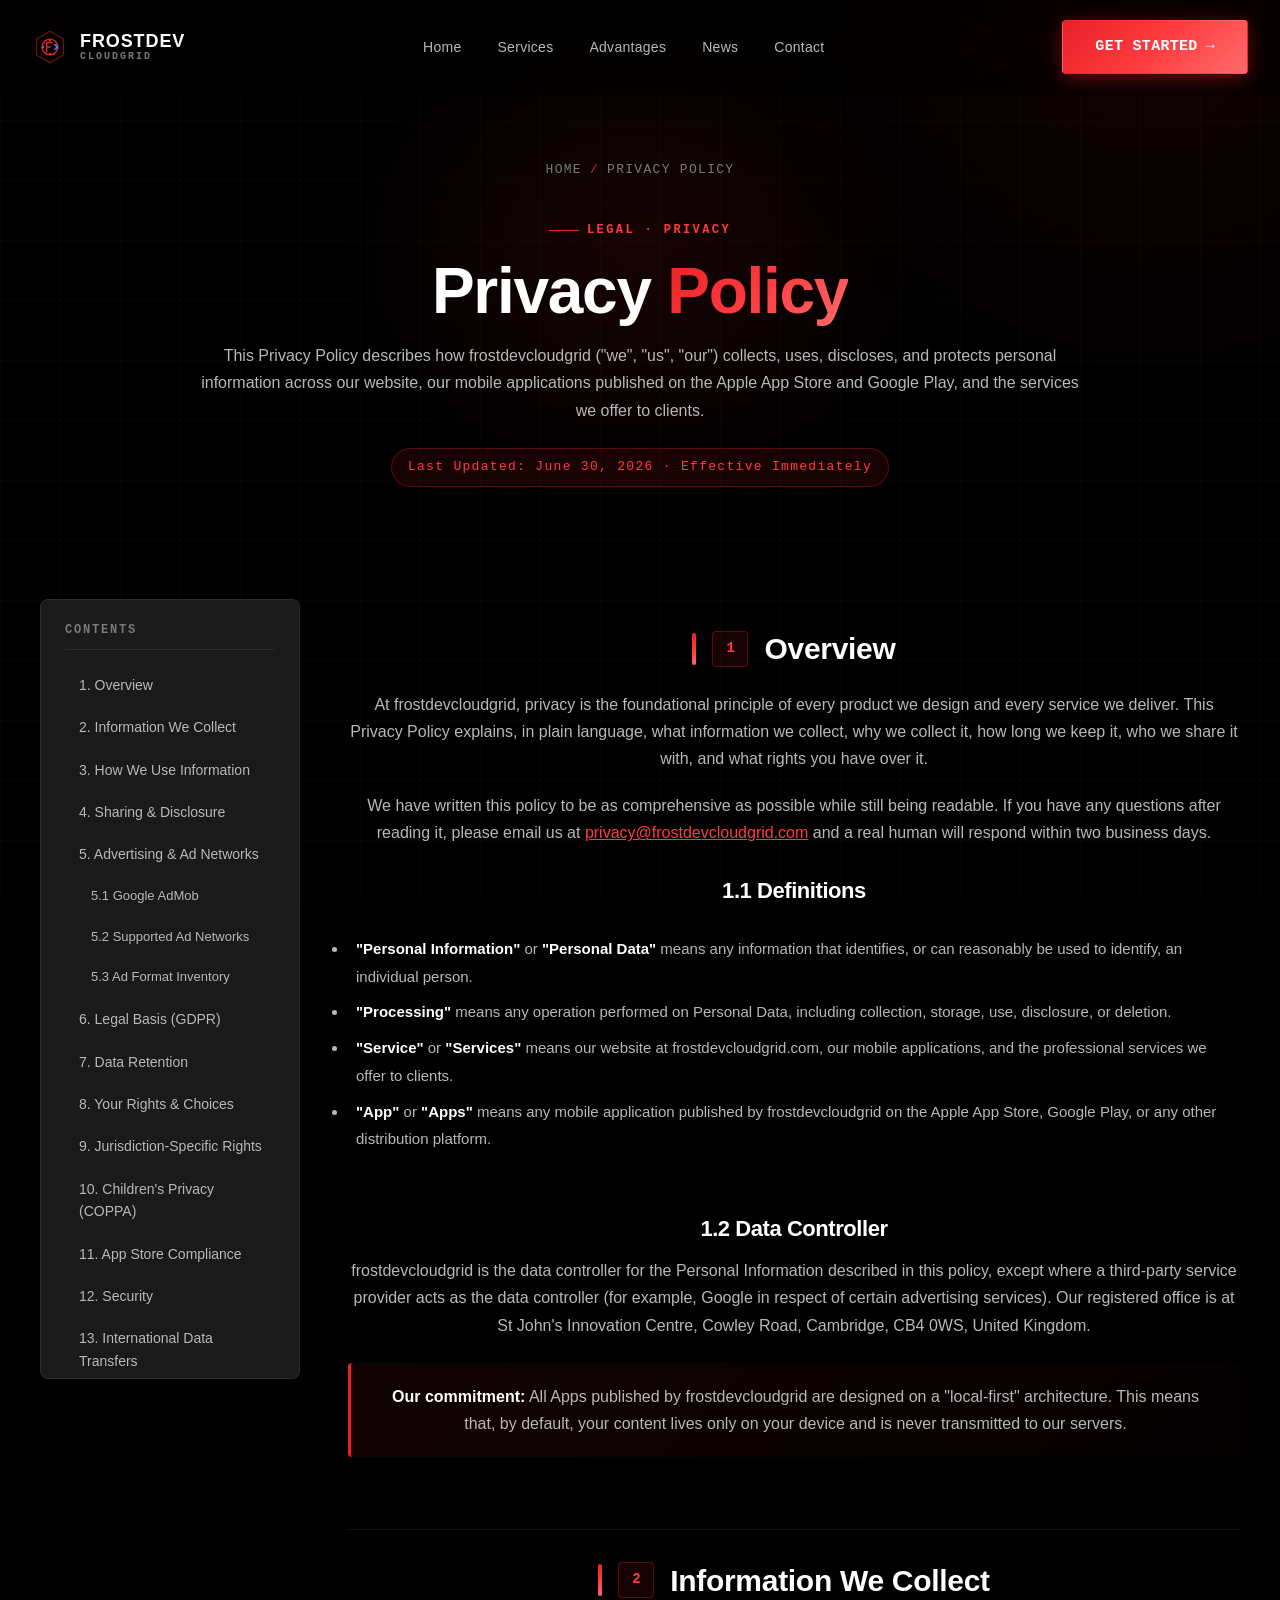
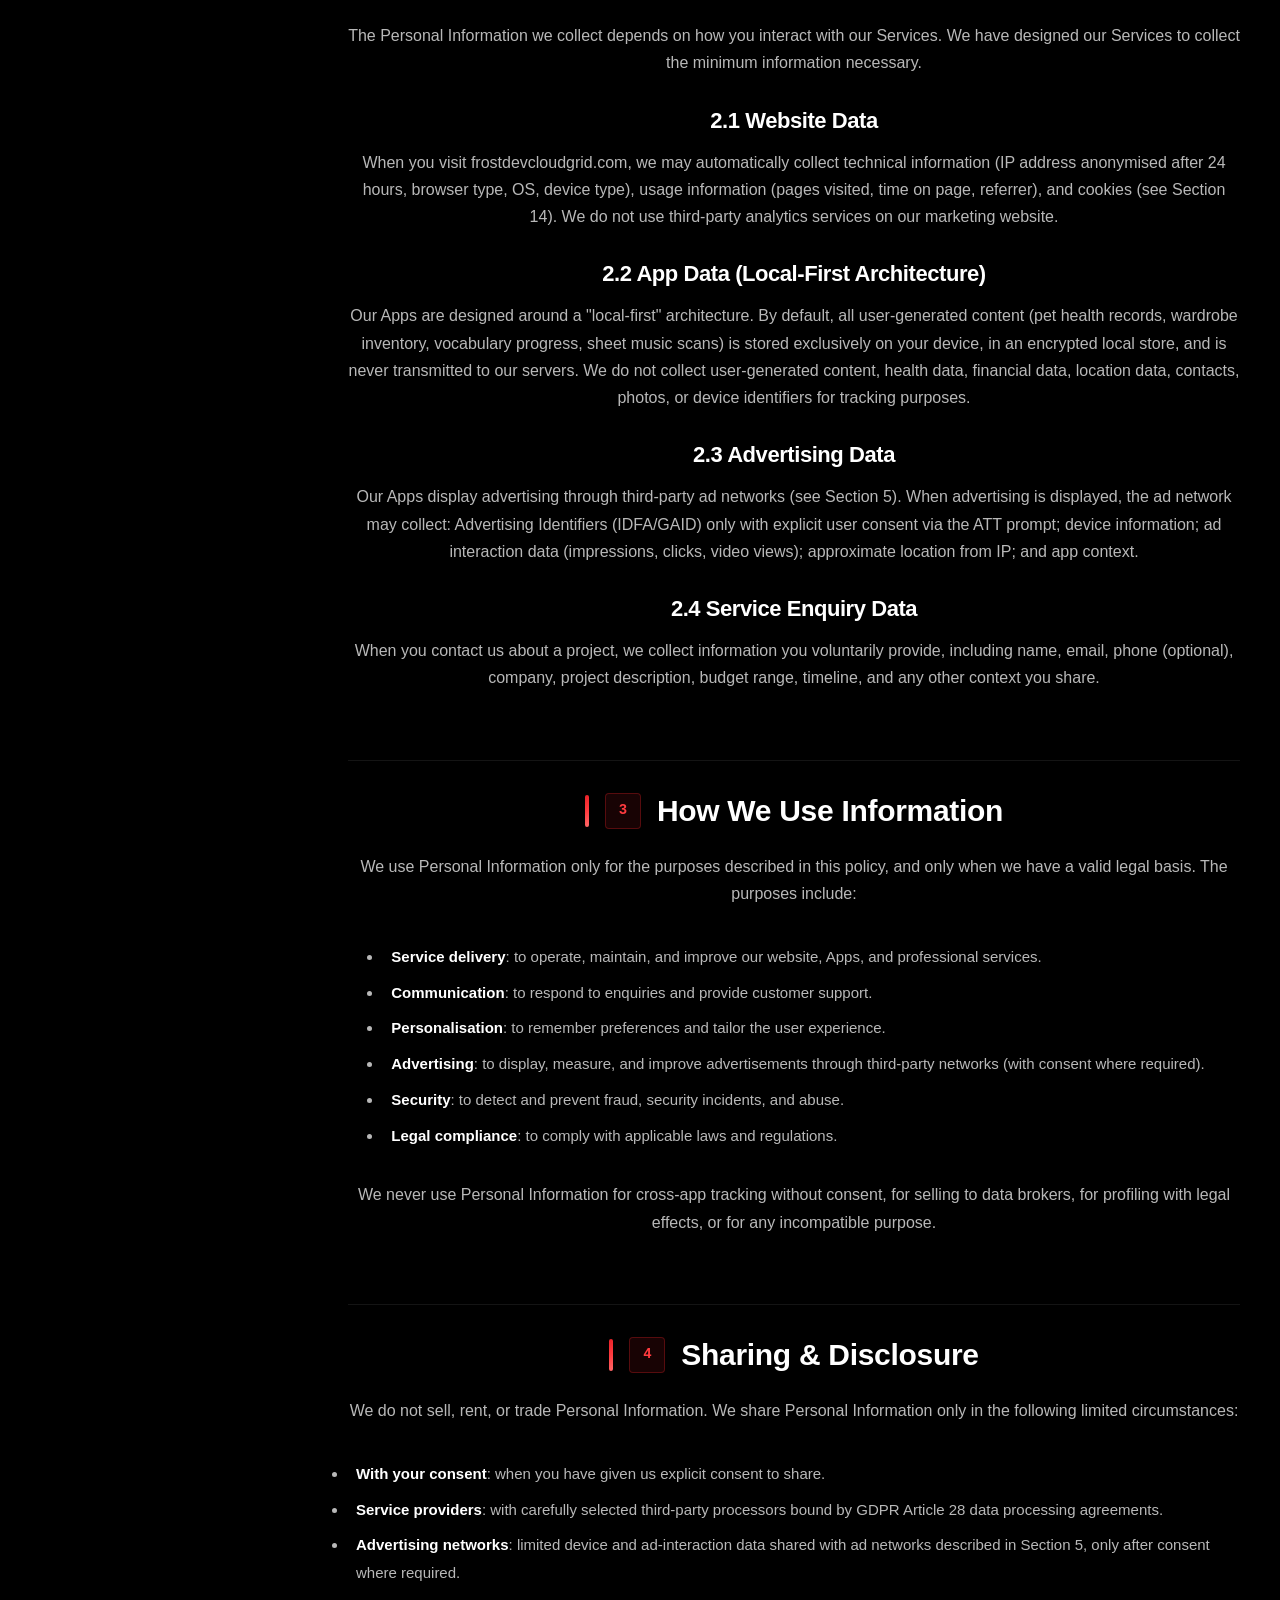
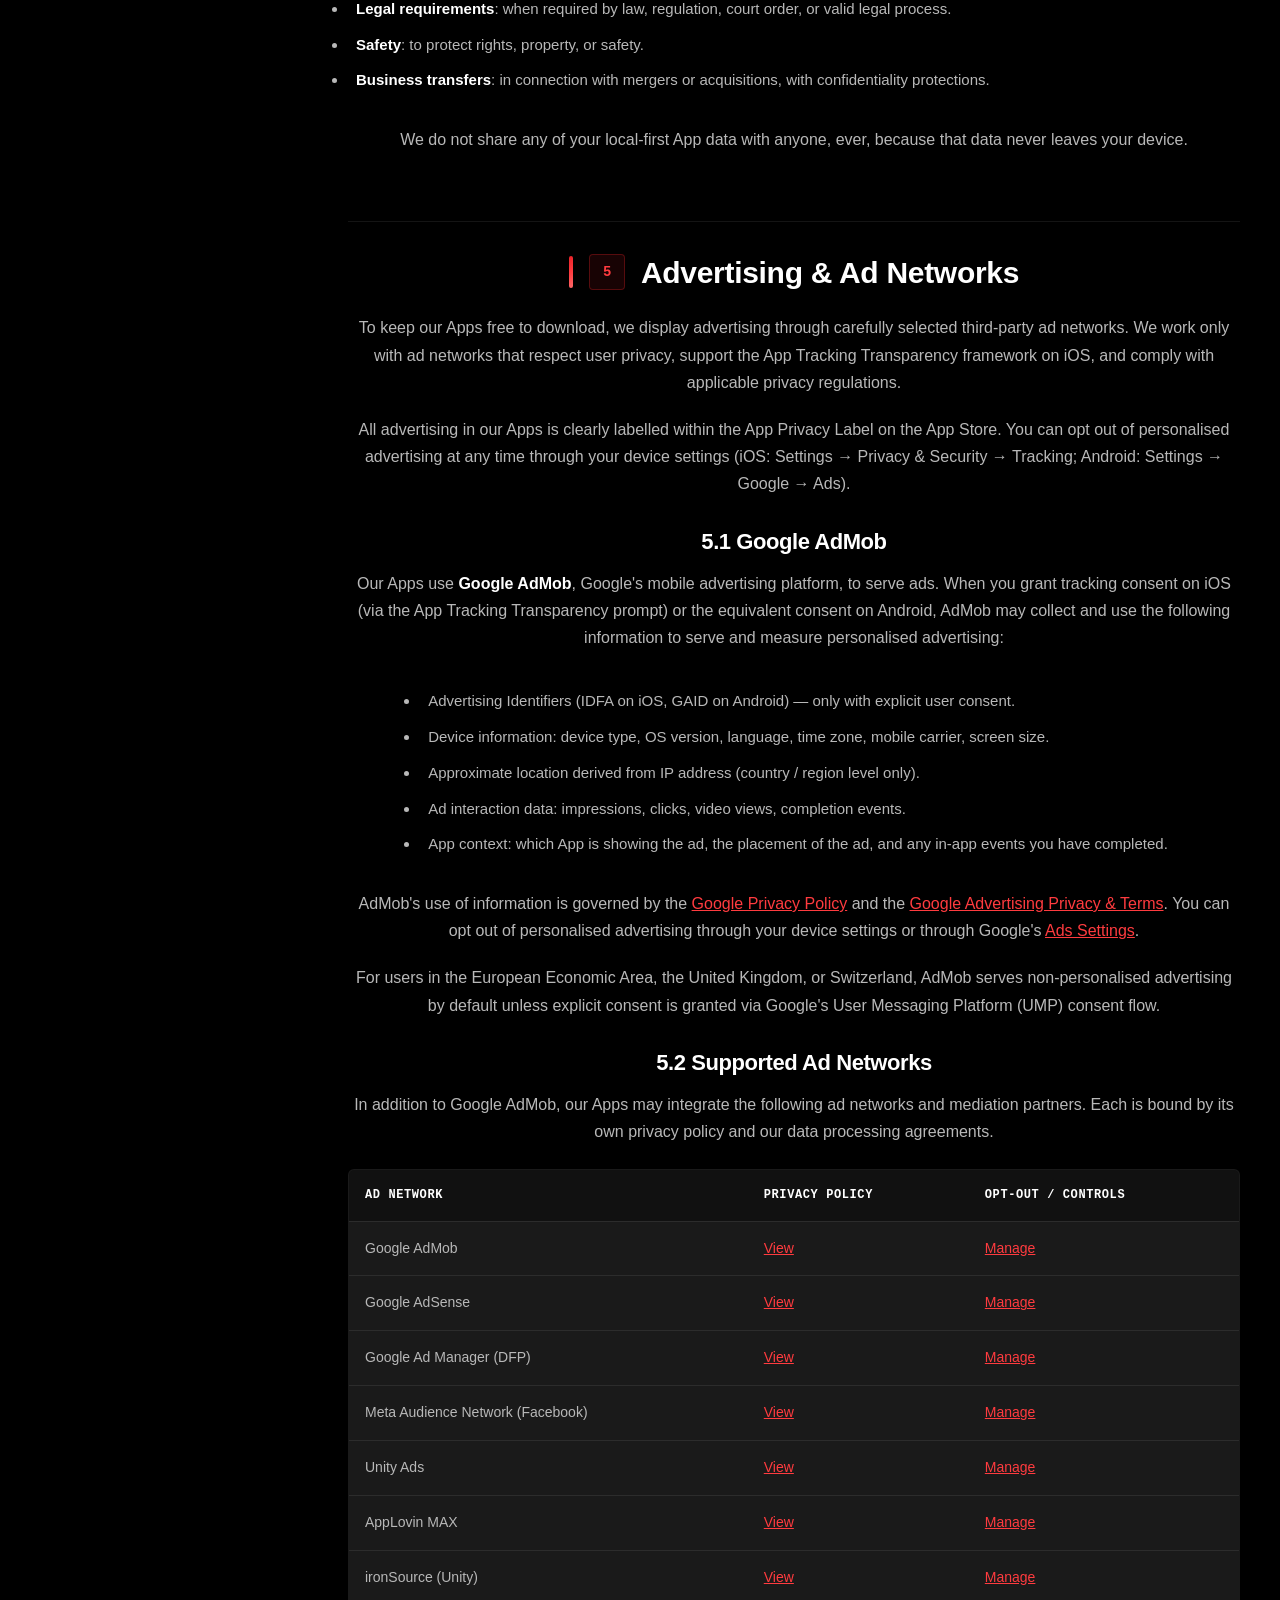
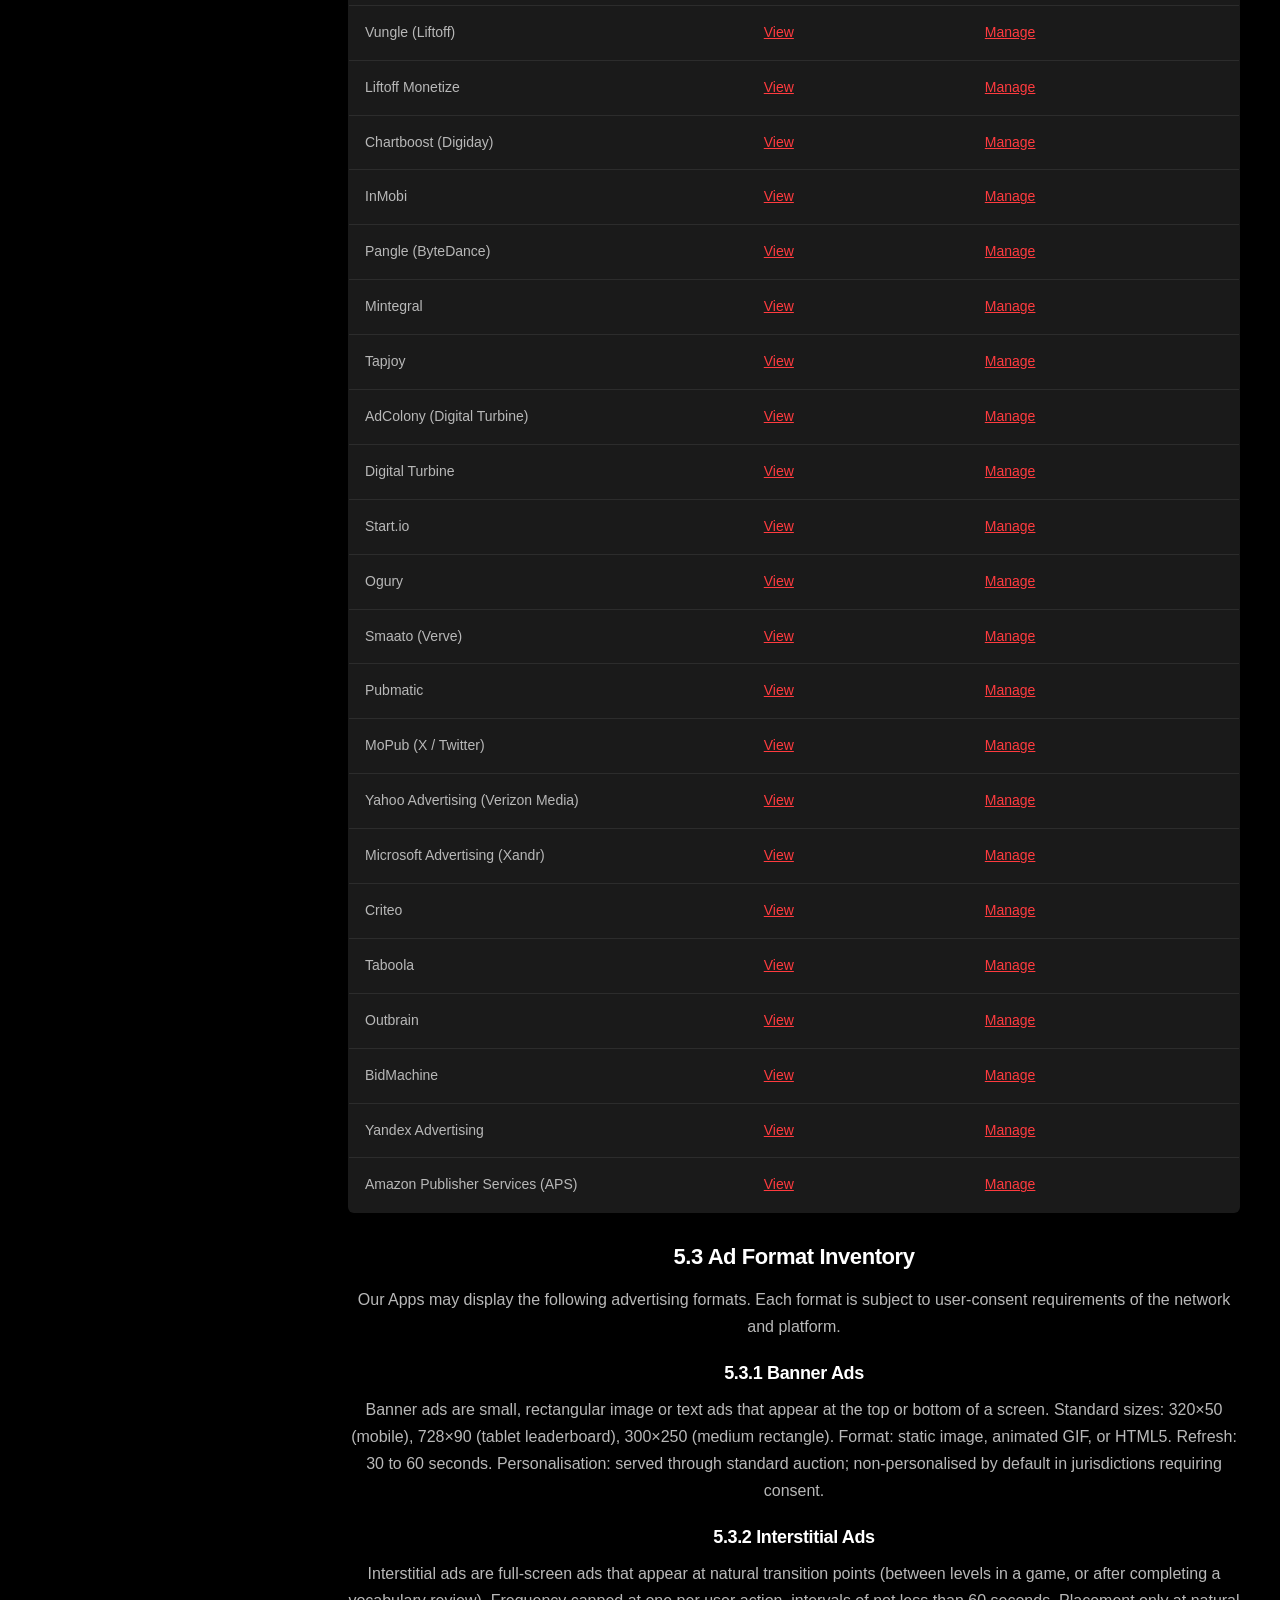
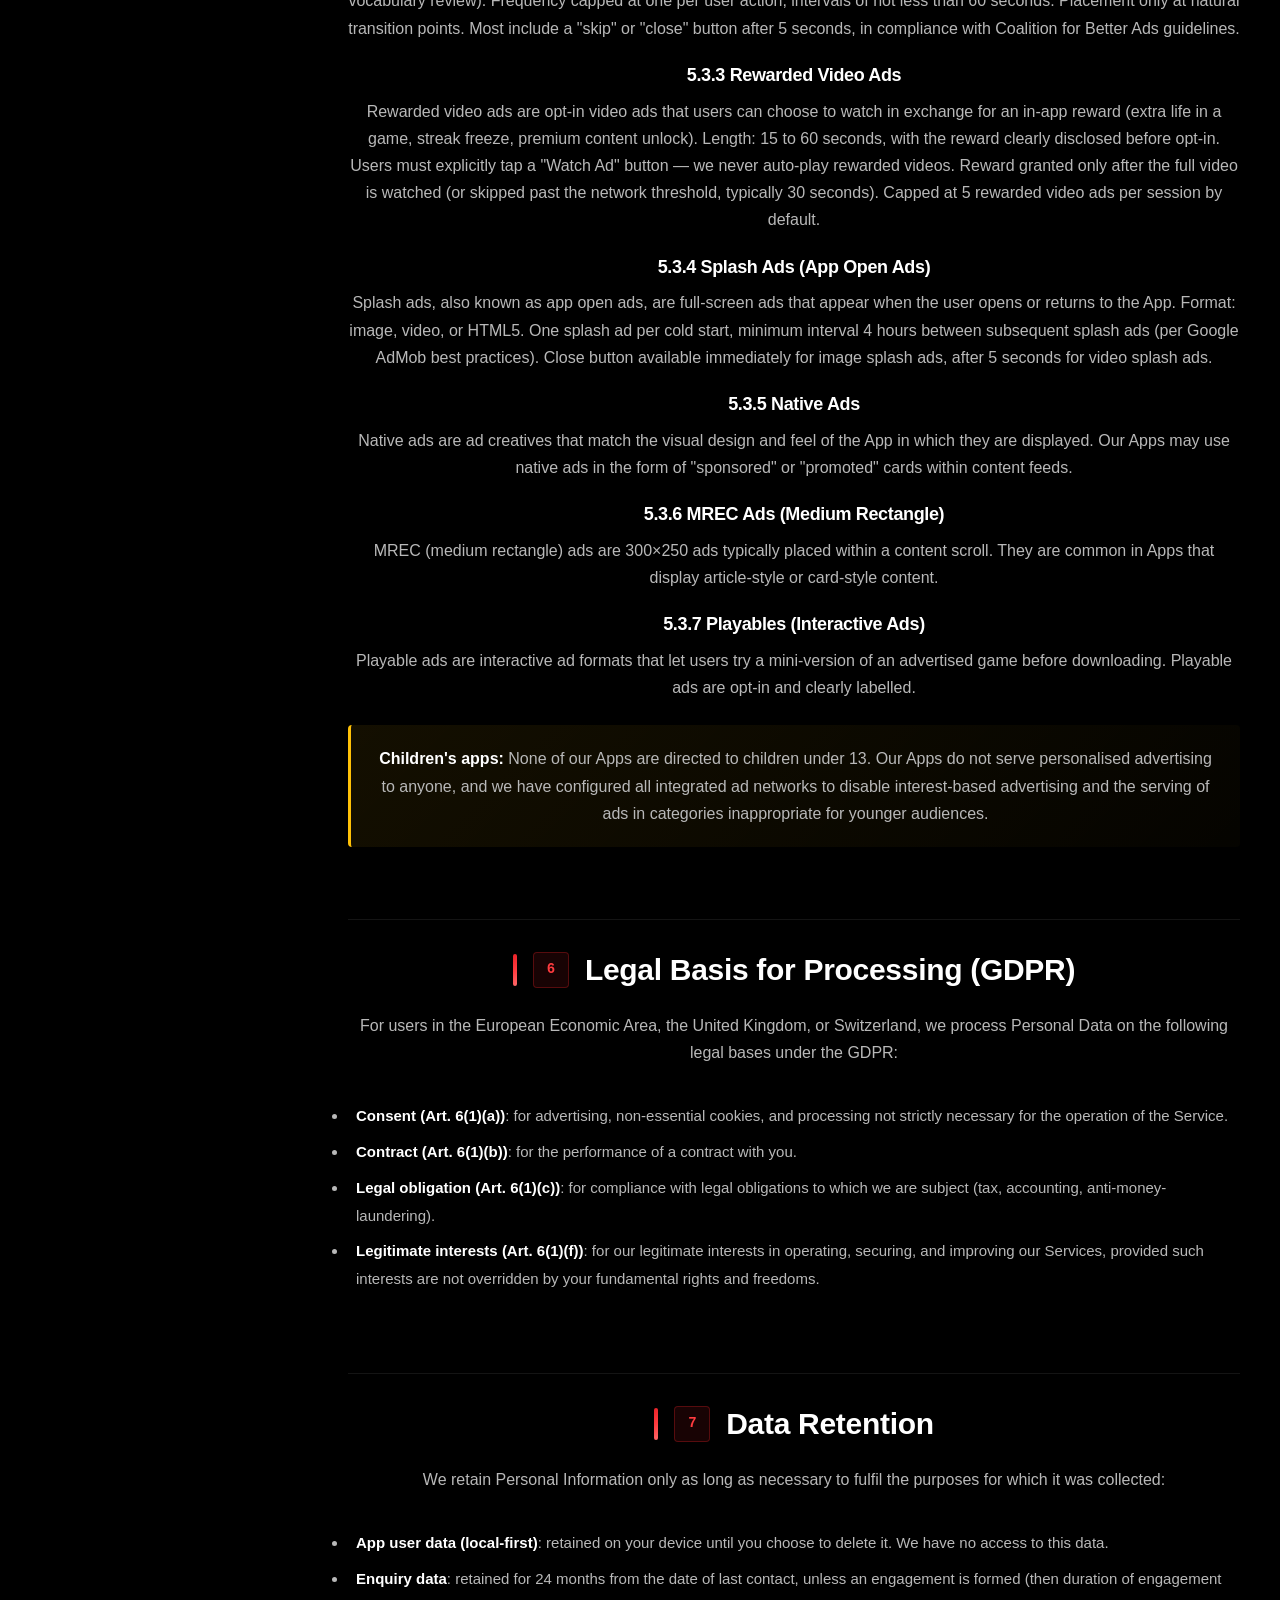
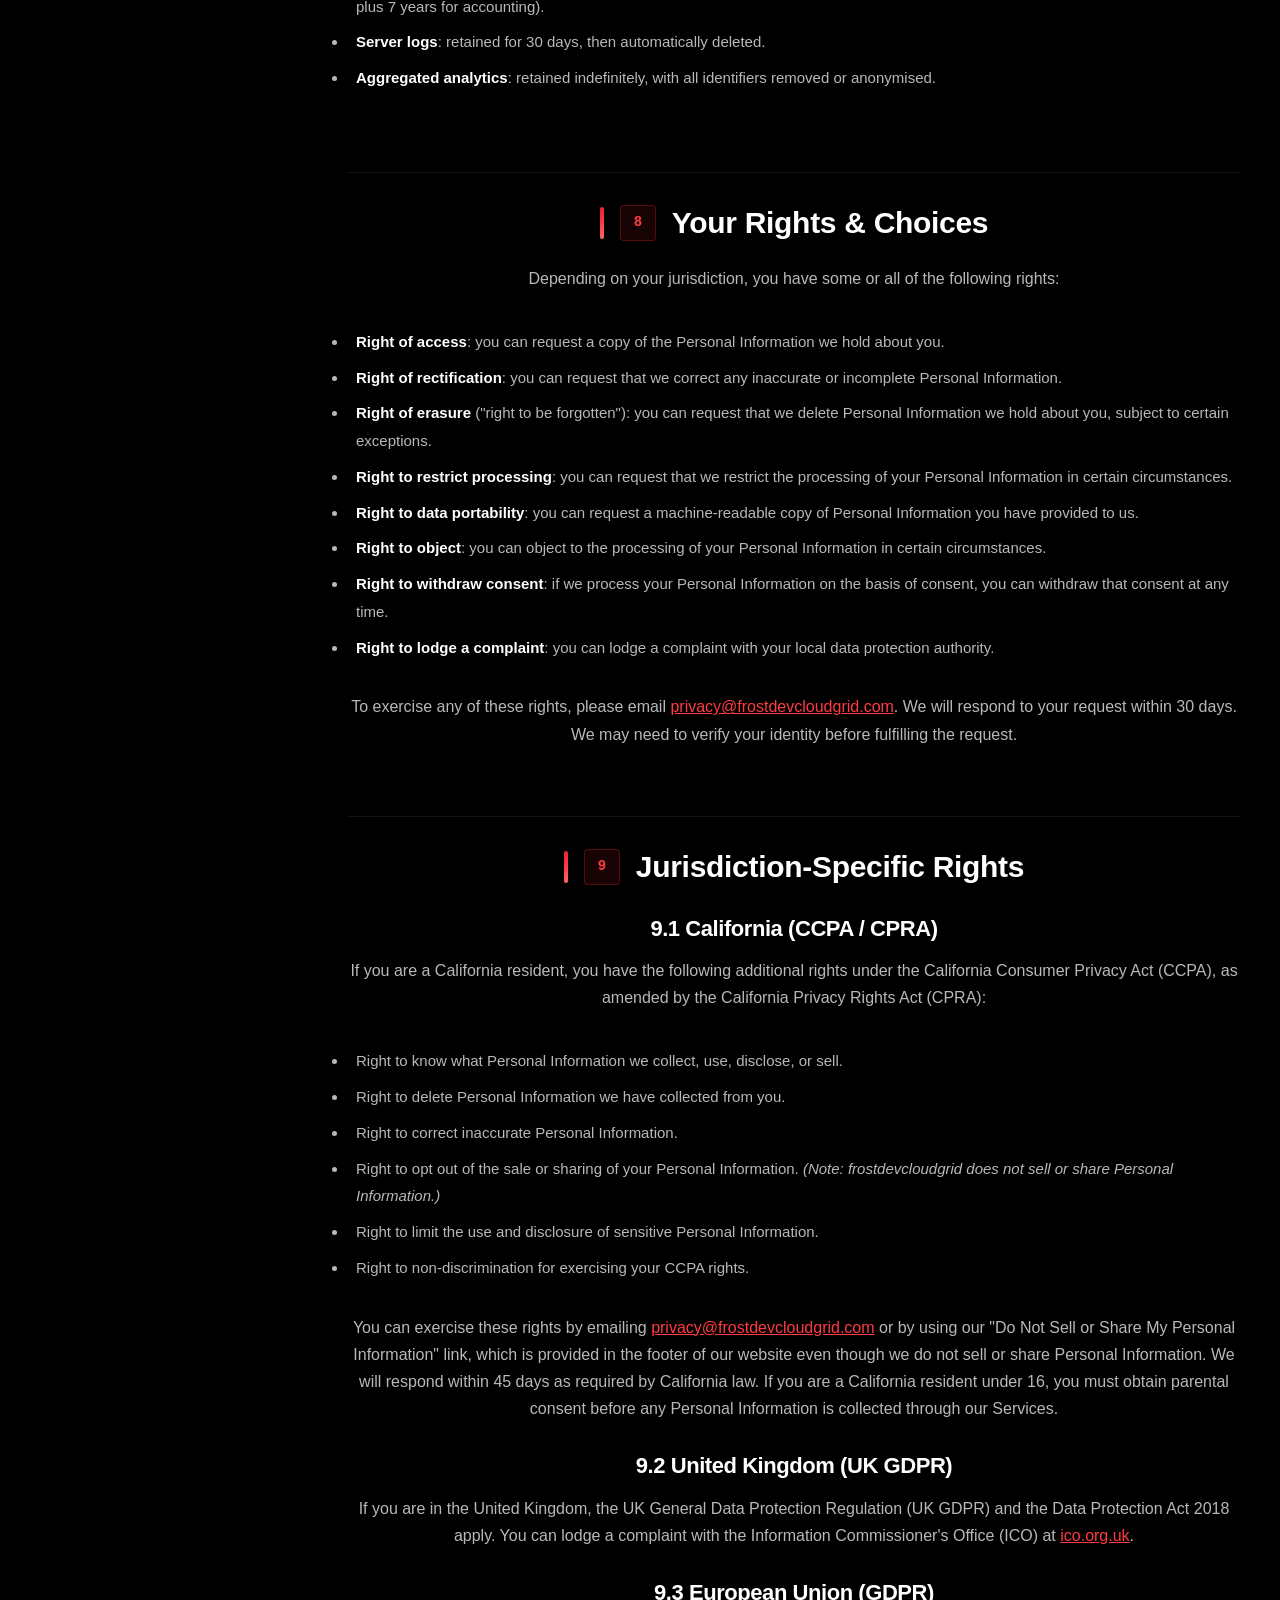
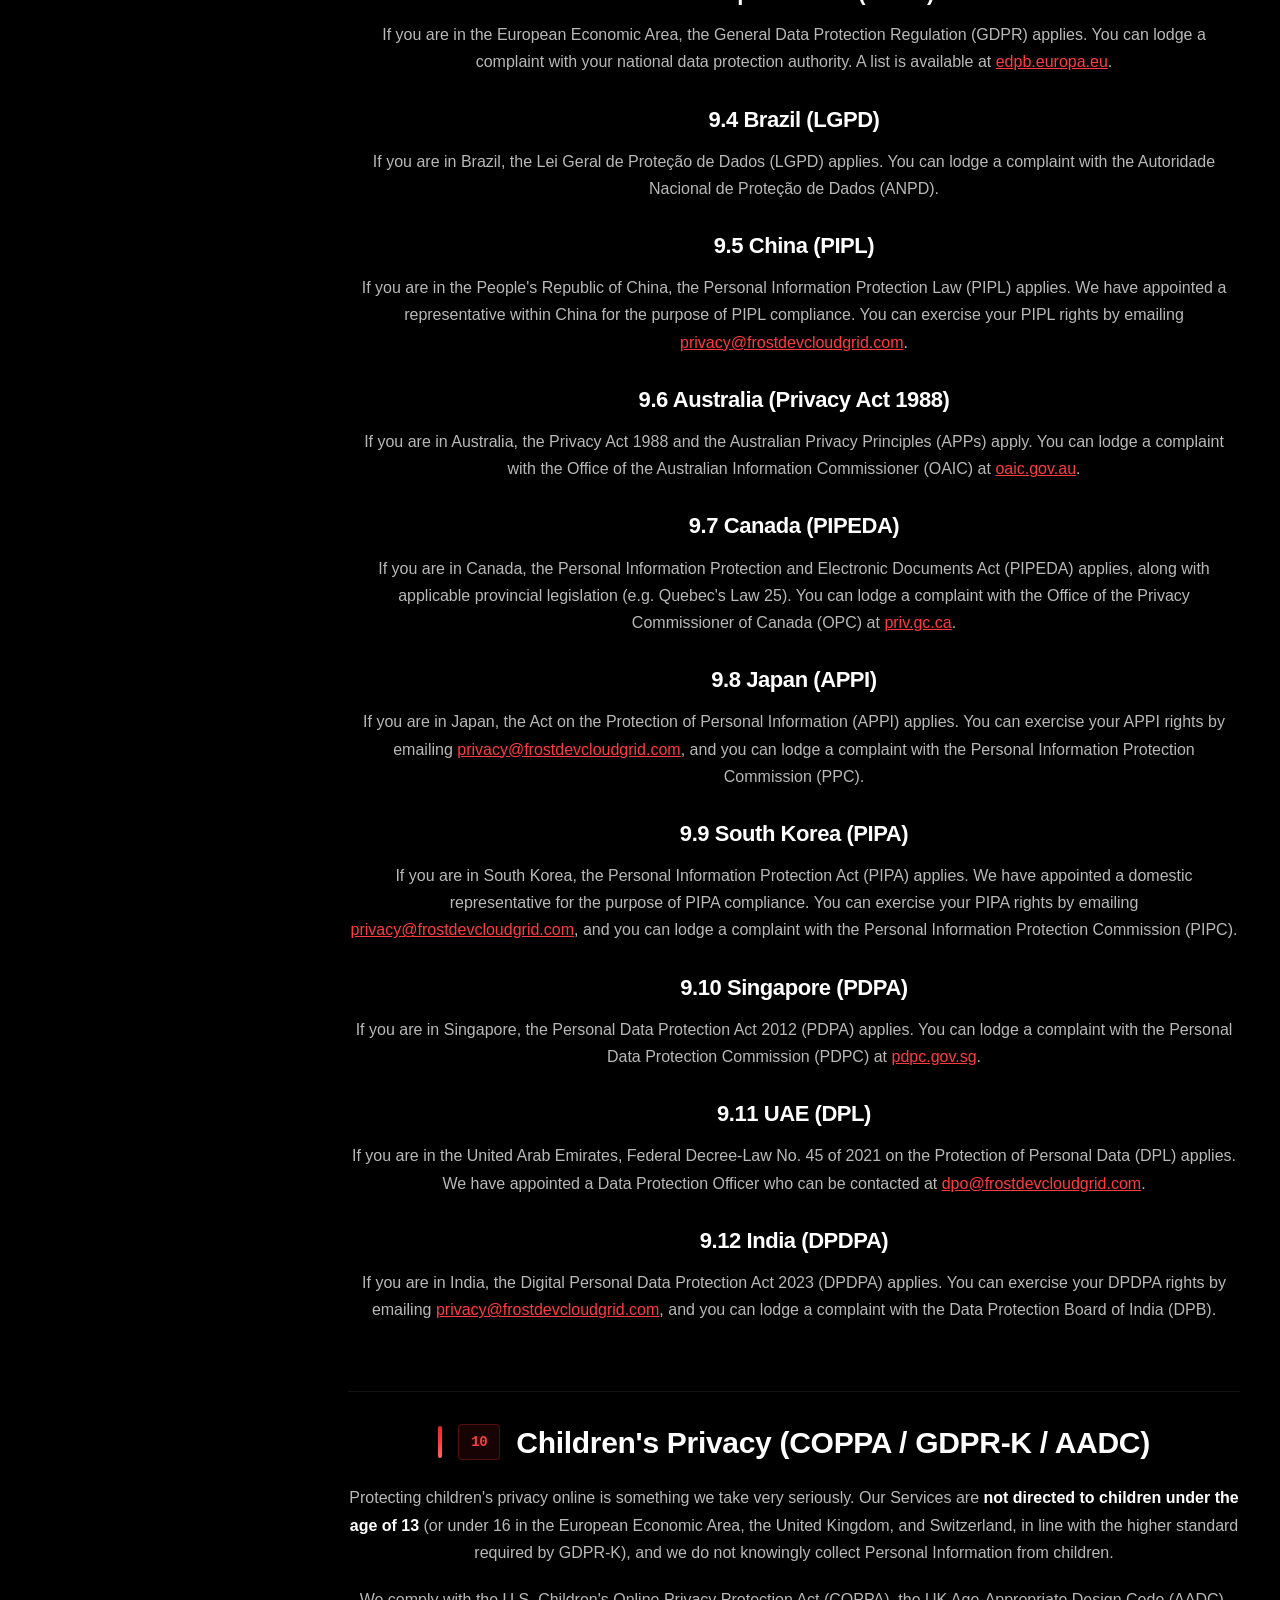
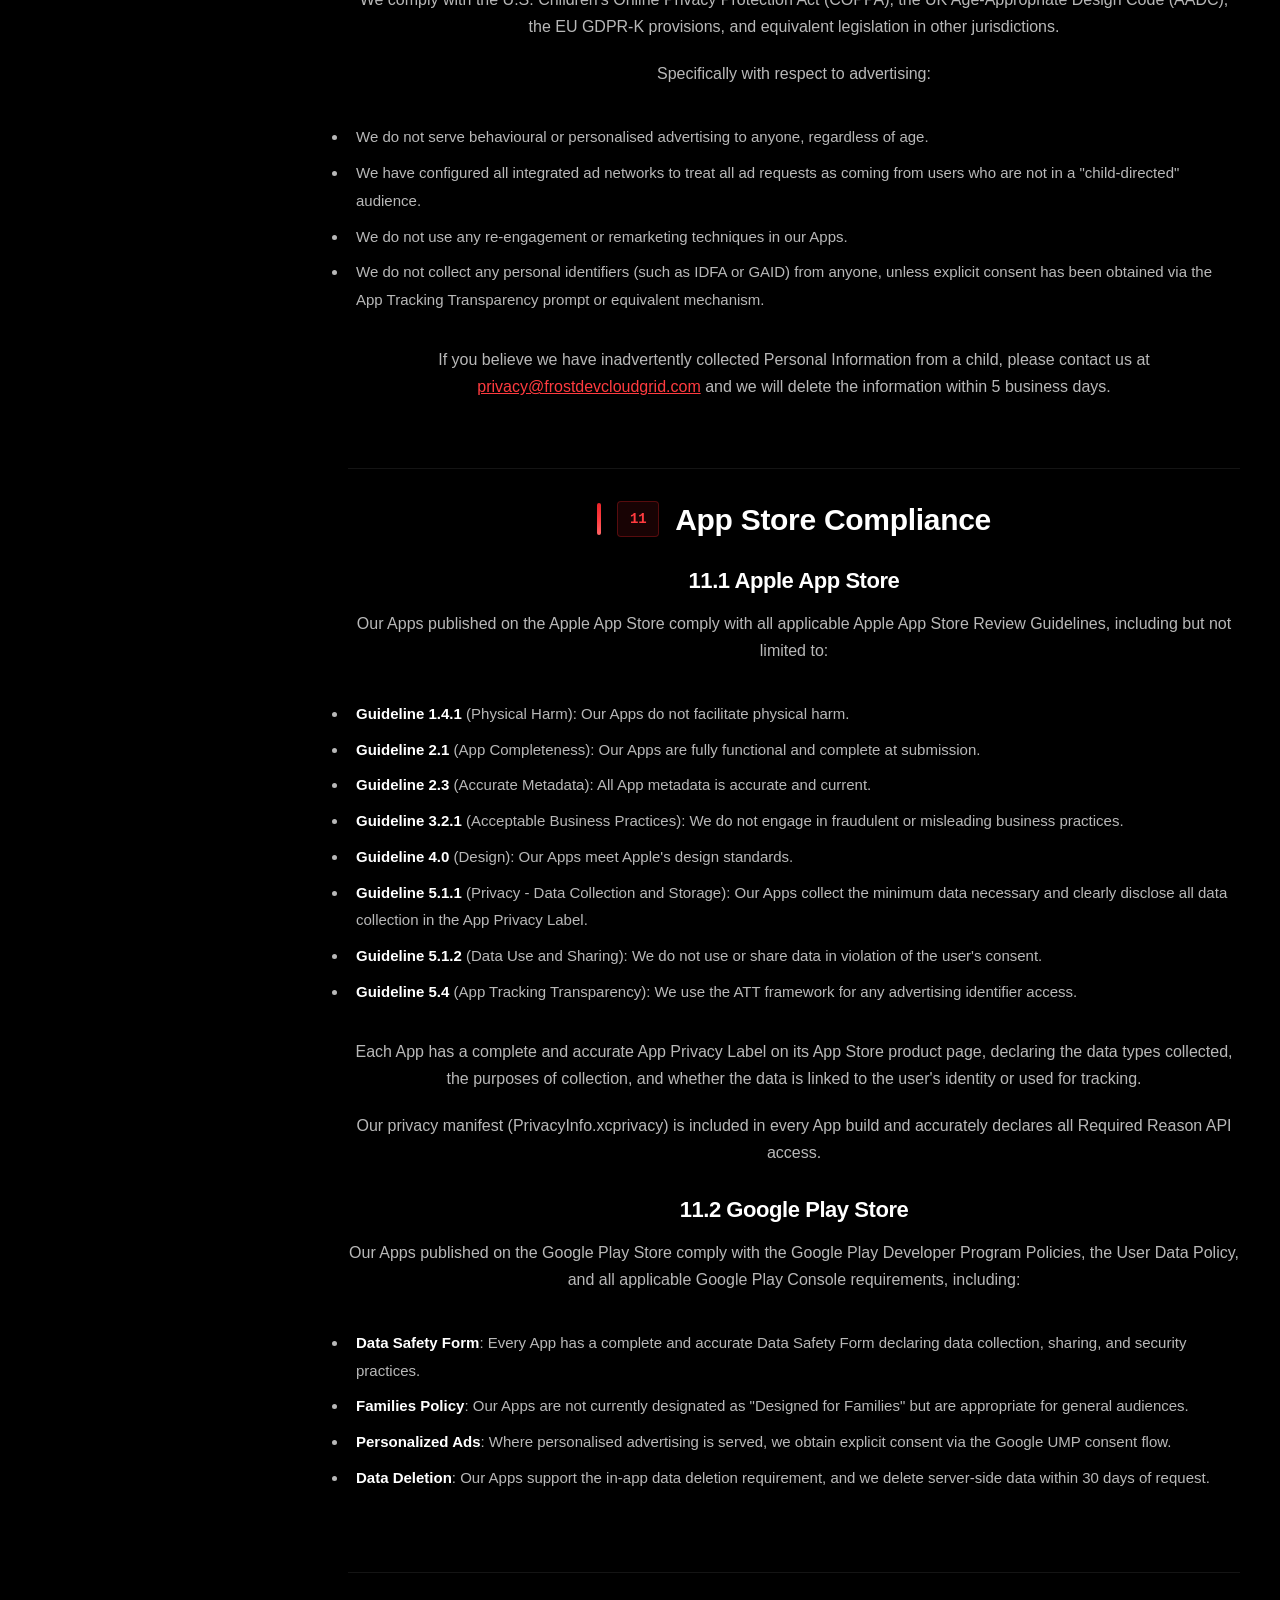
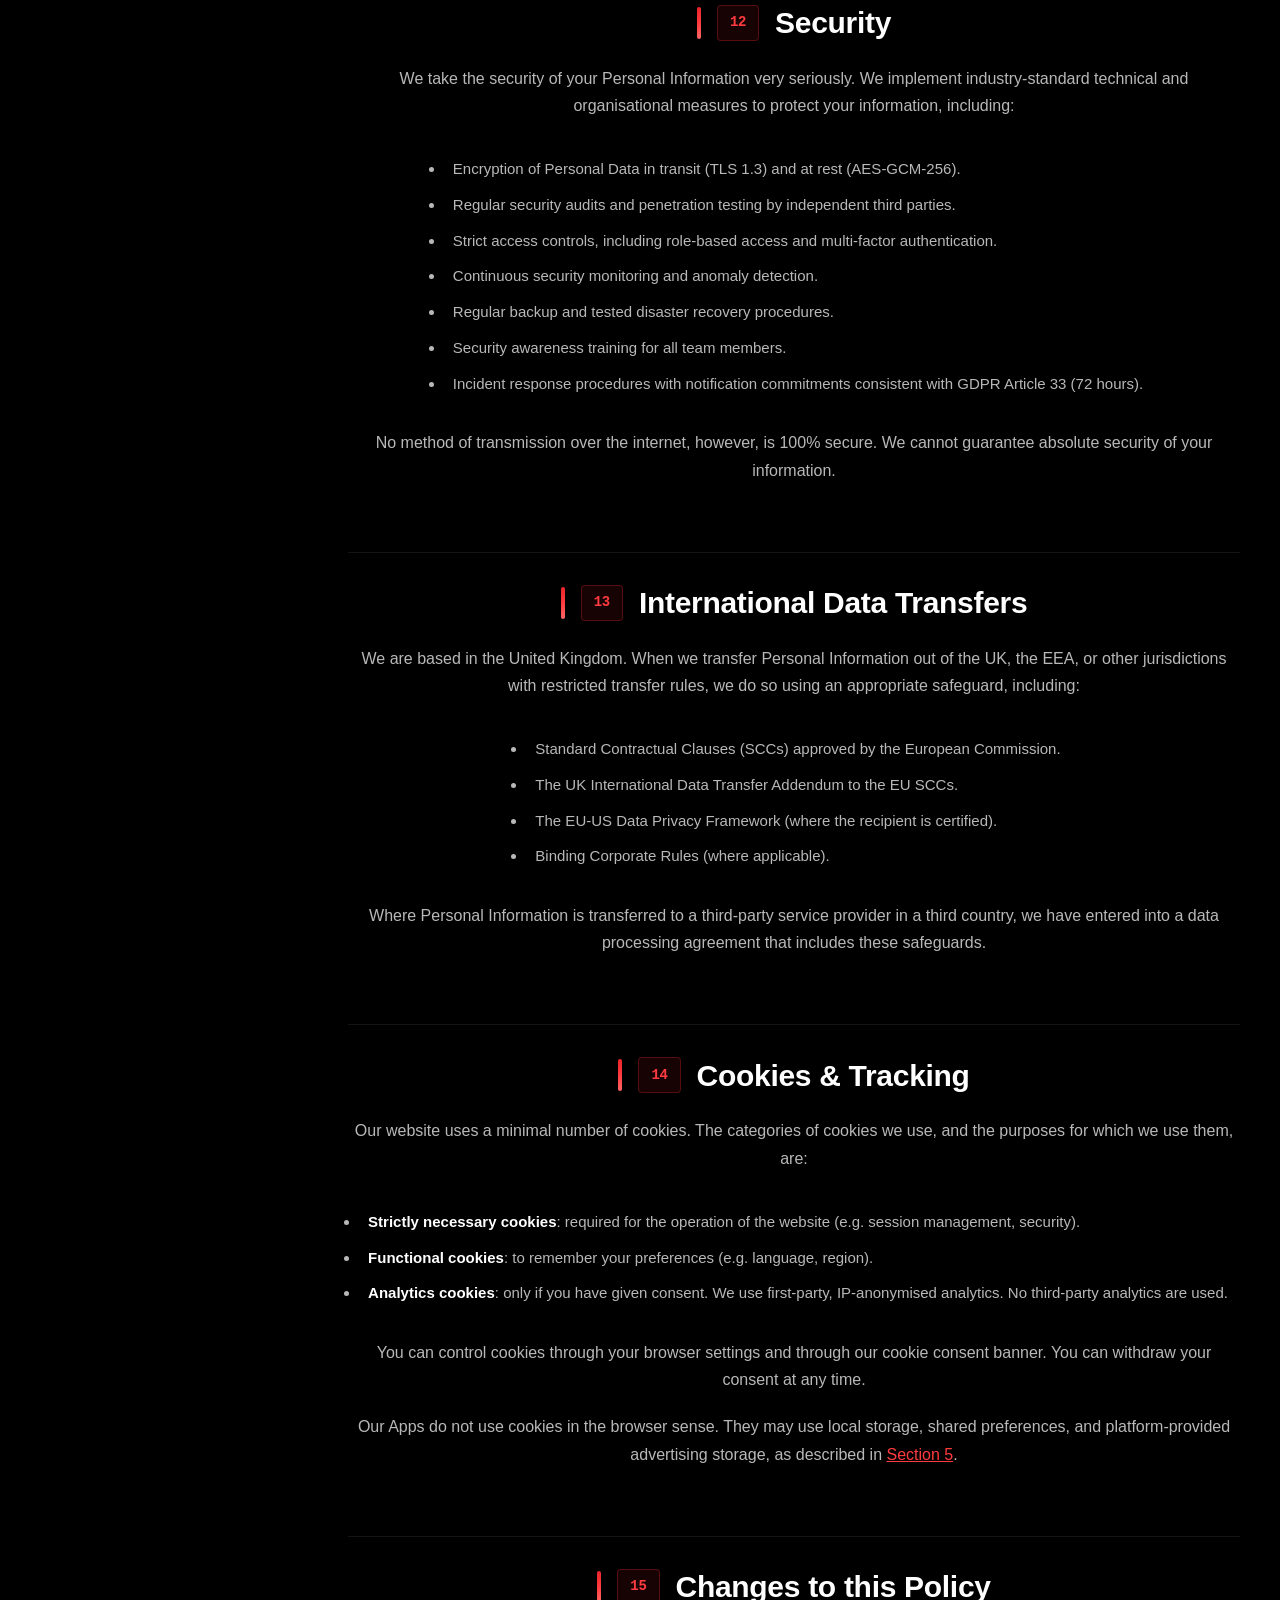
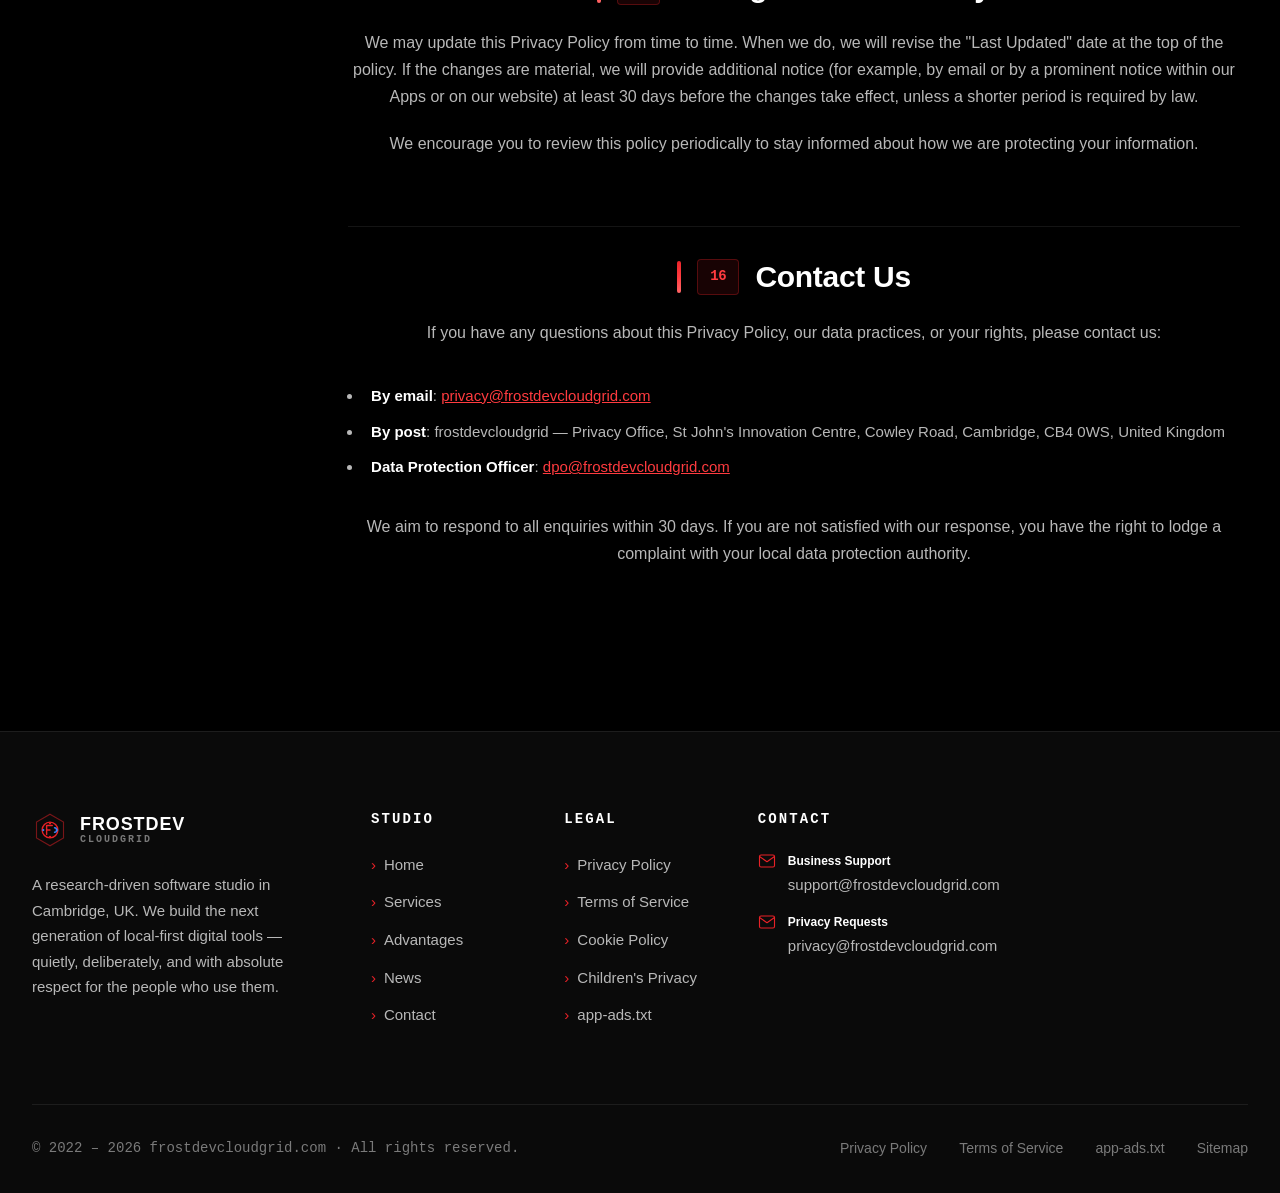
<file: privacy.html>
<!DOCTYPE html>
<html lang="en">
<head>
<meta charset="UTF-8">
<meta name="viewport" content="width=device-width, initial-scale=1.0">
<title>Privacy Policy — frostdevcloudgrid | GDPR, CCPA, COPPA, AdMob Disclosure</title>
<meta name="description" content="Comprehensive Privacy Policy covering GDPR, CCPA, COPPA, AADC, PIPEDA, LGPD, PIPL, and disclosure of all integrated ad networks including AdMob, Meta Audience Network, Unity Ads, AppLovin, ironSource, Vungle, and many more.">
<meta name="keywords" content="frostdevcloudgrid, privacy policy, GDPR, CCPA, COPPA, AdMob, AdSense, advertising networks, app privacy">

<meta property="og:type" content="website">
<meta property="og:url" content="https://www.frostdevcloudgrid.com/privacy.html">
<meta property="og:title" content="Privacy Policy — frostdevcloudgrid">
<meta property="og:description" content="Comprehensive Privacy Policy covering GDPR, CCPA, COPPA and disclosure of all integrated ad networks.">
<meta name="twitter:card" content="summary_large_image">
<meta name="twitter:url" content="https://www.frostdevcloudgrid.com/privacy.html">
<meta name="twitter:title" content="Privacy Policy — frostdevcloudgrid">
<meta name="twitter:description" content="Comprehensive Privacy Policy covering GDPR, CCPA, COPPA and disclosure of all integrated ad networks.">

<link rel="canonical" href="https://www.frostdevcloudgrid.com/privacy.html">
<link rel="alternate" hreflang="en" href="https://www.frostdevcloudgrid.com/privacy.html">
<link rel="alternate" hreflang="x-default" href="https://www.frostdevcloudgrid.com/privacy.html">

<meta name="robots" content="index, follow, max-snippet:-1, max-image-preview:large">
<meta name="author" content="frostdevcloudgrid">
<meta name="language" content="English">

<link rel="icon" type="image/svg+xml" href="images/favicon.svg">
<link rel="apple-touch-icon" href="images/favicon.svg">

<link rel="stylesheet" href="css/common.css">
<link rel="stylesheet" href="css/animations.css">
<link rel="stylesheet" href="css/home.css">
<link rel="stylesheet" href="css/pages.css">
<link rel="stylesheet" href="css/legal.css">
</head>
<body>

<nav class="nav" role="navigation" aria-label="Main navigation">
  <div class="nav-inner">
    <a href="index.html" class="nav-logo" aria-label="frostdevcloudgrid home">
      <img src="images/logo.svg" alt="frostdevcloudgrid logo" width="36" height="36">
      <span class="nav-logo-text">FROSTDEV<span class="small">CLOUDGRID</span></span>
    </a>
    <ul class="nav-menu">
      <li><a href="index.html" class="nav-link">Home</a></li>
      <li><a href="services.html" class="nav-link">Services</a></li>
      <li><a href="advantages.html" class="nav-link">Advantages</a></li>
      <li><a href="news.html" class="nav-link">News</a></li>
      <li><a href="contact.html" class="nav-link">Contact</a></li>
    </ul>
    <div class="nav-cta">
      <a href="contact.html" class="btn btn-primary">Get Started <span class="arrow">&rarr;</span></a>
      <div class="nav-toggle" role="button" aria-label="Toggle menu"><span></span><span></span><span></span></div>
    </div>
  </div>
</nav>

<header class="legal-hero">
  <div class="container">
    <div class="legal-hero-content">
      <div class="breadcrumb" style="justify-content:center;display:flex;">
        <a href="index.html">Home</a>
        <span class="sep">/</span>
        <span>Privacy Policy</span>
      </div>
      <span class="eyebrow" style="justify-content:center;">Legal · Privacy</span>
      <h1>Privacy <span class="text-gradient">Policy</span></h1>
      <p>This Privacy Policy describes how frostdevcloudgrid ("we", "us", "our") collects, uses, discloses, and protects personal information across our website, our mobile applications published on the Apple App Store and Google Play, and the services we offer to clients.</p>
      <span class="updated">Last Updated: June 30, 2026 · Effective Immediately</span>
    </div>
  </div>
</header>

<div class="legal-layout">
  <aside class="legal-sidebar">
    <h4>Contents</h4>
    <nav class="legal-toc" aria-label="Table of contents">
      <a href="#overview">1. Overview</a>
      <a href="#information">2. Information We Collect</a>
      <a href="#use">3. How We Use Information</a>
      <a href="#sharing">4. Sharing & Disclosure</a>
      <a href="#advertising">5. Advertising & Ad Networks</a>
      <a href="#admob" class="level-2">5.1 Google AdMob</a>
      <a href="#ad-networks" class="level-2">5.2 Supported Ad Networks</a>
      <a href="#ad-types" class="level-2">5.3 Ad Format Inventory</a>
      <a href="#legal-basis">6. Legal Basis (GDPR)</a>
      <a href="#retention">7. Data Retention</a>
      <a href="#rights">8. Your Rights & Choices</a>
      <a href="#jurisdictions">9. Jurisdiction-Specific Rights</a>
      <a href="#children">10. Children's Privacy (COPPA)</a>
      <a href="#app-stores">11. App Store Compliance</a>
      <a href="#security">12. Security</a>
      <a href="#transfers">13. International Data Transfers</a>
      <a href="#cookies">14. Cookies & Tracking</a>
      <a href="#changes">15. Changes to this Policy</a>
      <a href="#contact">16. Contact Us</a>
    </nav>
  </aside>

  <main class="legal-content">
    <section id="overview">
      <h2><span class="legal-section-num">1</span>Overview</h2>
      <p>At frostdevcloudgrid, privacy is the foundational principle of every product we design and every service we deliver. This Privacy Policy explains, in plain language, what information we collect, why we collect it, how long we keep it, who we share it with, and what rights you have over it.</p>
      <p>We have written this policy to be as comprehensive as possible while still being readable. If you have any questions after reading it, please email us at <a href="mailto:privacy@frostdevcloudgrid.com">privacy@frostdevcloudgrid.com</a> and a real human will respond within two business days.</p>
      <h3>1.1 Definitions</h3>
      <ul>
        <li><strong>"Personal Information"</strong> or <strong>"Personal Data"</strong> means any information that identifies, or can reasonably be used to identify, an individual person.</li>
        <li><strong>"Processing"</strong> means any operation performed on Personal Data, including collection, storage, use, disclosure, or deletion.</li>
        <li><strong>"Service"</strong> or <strong>"Services"</strong> means our website at frostdevcloudgrid.com, our mobile applications, and the professional services we offer to clients.</li>
        <li><strong>"App"</strong> or <strong>"Apps"</strong> means any mobile application published by frostdevcloudgrid on the Apple App Store, Google Play, or any other distribution platform.</li>
      </ul>
      <h3>1.2 Data Controller</h3>
      <p>frostdevcloudgrid is the data controller for the Personal Information described in this policy, except where a third-party service provider acts as the data controller (for example, Google in respect of certain advertising services). Our registered office is at St John's Innovation Centre, Cowley Road, Cambridge, CB4 0WS, United Kingdom.</p>
      <div class="legal-callout"><p><strong>Our commitment:</strong> All Apps published by frostdevcloudgrid are designed on a "local-first" architecture. This means that, by default, your content lives only on your device and is never transmitted to our servers.</p></div>
    </section>

    <section id="information">
      <h2><span class="legal-section-num">2</span>Information We Collect</h2>
      <p>The Personal Information we collect depends on how you interact with our Services. We have designed our Services to collect the minimum information necessary.</p>
      <h3>2.1 Website Data</h3>
      <p>When you visit frostdevcloudgrid.com, we may automatically collect technical information (IP address anonymised after 24 hours, browser type, OS, device type), usage information (pages visited, time on page, referrer), and cookies (see Section 14). We do not use third-party analytics services on our marketing website.</p>
      <h3>2.2 App Data (Local-First Architecture)</h3>
      <p>Our Apps are designed around a "local-first" architecture. By default, all user-generated content (pet health records, wardrobe inventory, vocabulary progress, sheet music scans) is stored exclusively on your device, in an encrypted local store, and is never transmitted to our servers. We do not collect user-generated content, health data, financial data, location data, contacts, photos, or device identifiers for tracking purposes.</p>
      <h3>2.3 Advertising Data</h3>
      <p>Our Apps display advertising through third-party ad networks (see Section 5). When advertising is displayed, the ad network may collect: Advertising Identifiers (IDFA/GAID) only with explicit user consent via the ATT prompt; device information; ad interaction data (impressions, clicks, video views); approximate location from IP; and app context.</p>
      <h3>2.4 Service Enquiry Data</h3>
      <p>When you contact us about a project, we collect information you voluntarily provide, including name, email, phone (optional), company, project description, budget range, timeline, and any other context you share.</p>
    </section>

    <section id="use">
      <h2><span class="legal-section-num">3</span>How We Use Information</h2>
      <p>We use Personal Information only for the purposes described in this policy, and only when we have a valid legal basis. The purposes include:</p>
      <ul>
        <li><strong>Service delivery</strong>: to operate, maintain, and improve our website, Apps, and professional services.</li>
        <li><strong>Communication</strong>: to respond to enquiries and provide customer support.</li>
        <li><strong>Personalisation</strong>: to remember preferences and tailor the user experience.</li>
        <li><strong>Advertising</strong>: to display, measure, and improve advertisements through third-party networks (with consent where required).</li>
        <li><strong>Security</strong>: to detect and prevent fraud, security incidents, and abuse.</li>
        <li><strong>Legal compliance</strong>: to comply with applicable laws and regulations.</li>
      </ul>
      <p>We never use Personal Information for cross-app tracking without consent, for selling to data brokers, for profiling with legal effects, or for any incompatible purpose.</p>
    </section>

    <section id="sharing">
      <h2><span class="legal-section-num">4</span>Sharing & Disclosure</h2>
      <p>We do not sell, rent, or trade Personal Information. We share Personal Information only in the following limited circumstances:</p>
      <ul>
        <li><strong>With your consent</strong>: when you have given us explicit consent to share.</li>
        <li><strong>Service providers</strong>: with carefully selected third-party processors bound by GDPR Article 28 data processing agreements.</li>
        <li><strong>Advertising networks</strong>: limited device and ad-interaction data shared with ad networks described in Section 5, only after consent where required.</li>
        <li><strong>Legal requirements</strong>: when required by law, regulation, court order, or valid legal process.</li>
        <li><strong>Safety</strong>: to protect rights, property, or safety.</li>
        <li><strong>Business transfers</strong>: in connection with mergers or acquisitions, with confidentiality protections.</li>
      </ul>
      <p>We do not share any of your local-first App data with anyone, ever, because that data never leaves your device.</p>
    </section>

    <section id="advertising">
      <h2><span class="legal-section-num">5</span>Advertising & Ad Networks</h2>
      <p>To keep our Apps free to download, we display advertising through carefully selected third-party ad networks. We work only with ad networks that respect user privacy, support the App Tracking Transparency framework on iOS, and comply with applicable privacy regulations.</p>
      <p>All advertising in our Apps is clearly labelled within the App Privacy Label on the App Store. You can opt out of personalised advertising at any time through your device settings (iOS: Settings &rarr; Privacy & Security &rarr; Tracking; Android: Settings &rarr; Google &rarr; Ads).</p>

      <h3 id="admob">5.1 Google AdMob</h3>
      <p>Our Apps use <strong>Google AdMob</strong>, Google's mobile advertising platform, to serve ads. When you grant tracking consent on iOS (via the App Tracking Transparency prompt) or the equivalent consent on Android, AdMob may collect and use the following information to serve and measure personalised advertising:</p>
      <ul>
        <li>Advertising Identifiers (IDFA on iOS, GAID on Android) — only with explicit user consent.</li>
        <li>Device information: device type, OS version, language, time zone, mobile carrier, screen size.</li>
        <li>Approximate location derived from IP address (country / region level only).</li>
        <li>Ad interaction data: impressions, clicks, video views, completion events.</li>
        <li>App context: which App is showing the ad, the placement of the ad, and any in-app events you have completed.</li>
      </ul>
      <p>AdMob's use of information is governed by the <a href="https://policies.google.com/privacy" target="_blank" rel="noopener">Google Privacy Policy</a> and the <a href="https://policies.google.com/technologies/ads" target="_blank" rel="noopener">Google Advertising Privacy & Terms</a>. You can opt out of personalised advertising through your device settings or through Google's <a href="https://adssettings.google.com/" target="_blank" rel="noopener">Ads Settings</a>.</p>
      <p>For users in the European Economic Area, the United Kingdom, or Switzerland, AdMob serves non-personalised advertising by default unless explicit consent is granted via Google's User Messaging Platform (UMP) consent flow.</p>

      <h3 id="ad-networks">5.2 Supported Ad Networks</h3>
      <p>In addition to Google AdMob, our Apps may integrate the following ad networks and mediation partners. Each is bound by its own privacy policy and our data processing agreements.</p>
      <table class="legal-table">
        <thead><tr><th>Ad Network</th><th>Privacy Policy</th><th>Opt-out / Controls</th></tr></thead>
        <tbody>
          <tr><td>Google AdMob</td><td><a href="https://policies.google.com/privacy" target="_blank" rel="noopener">View</a></td><td><a href="https://adssettings.google.com/" target="_blank" rel="noopener">Manage</a></td></tr>
          <tr><td>Google AdSense</td><td><a href="https://policies.google.com/privacy" target="_blank" rel="noopener">View</a></td><td><a href="https://adssettings.google.com/" target="_blank" rel="noopener">Manage</a></td></tr>
          <tr><td>Google Ad Manager (DFP)</td><td><a href="https://policies.google.com/privacy" target="_blank" rel="noopener">View</a></td><td><a href="https://adssettings.google.com/" target="_blank" rel="noopener">Manage</a></td></tr>
          <tr><td>Meta Audience Network (Facebook)</td><td><a href="https://www.facebook.com/privacy/policy/" target="_blank" rel="noopener">View</a></td><td><a href="https://www.facebook.com/adpreferences/" target="_blank" rel="noopener">Manage</a></td></tr>
          <tr><td>Unity Ads</td><td><a href="https://unity.com/legal/privacy-policy" target="_blank" rel="noopener">View</a></td><td><a href="https://unity.com/legal/privacy-policy" target="_blank" rel="noopener">Manage</a></td></tr>
          <tr><td>AppLovin MAX</td><td><a href="https://www.applovin.com/privacy/" target="_blank" rel="noopener">View</a></td><td><a href="https://www.applovin.com/privacy/" target="_blank" rel="noopener">Manage</a></td></tr>
          <tr><td>ironSource (Unity)</td><td><a href="https://www.is.com/privacy-policy/" target="_blank" rel="noopener">View</a></td><td><a href="https://www.is.com/privacy-policy/" target="_blank" rel="noopener">Manage</a></td></tr>
          <tr><td>Vungle (Liftoff)</td><td><a href="https://vungle.com/privacy/" target="_blank" rel="noopener">View</a></td><td><a href="https://vungle.com/privacy/" target="_blank" rel="noopener">Manage</a></td></tr>
          <tr><td>Liftoff Monetize</td><td><a href="https://liftoff.io/privacy-policy/" target="_blank" rel="noopener">View</a></td><td><a href="https://liftoff.io/privacy-policy/" target="_blank" rel="noopener">Manage</a></td></tr>
          <tr><td>Chartboost (Digiday)</td><td><a href="https://www.chartboost.com/privacy/" target="_blank" rel="noopener">View</a></td><td><a href="https://www.chartboost.com/privacy/" target="_blank" rel="noopener">Manage</a></td></tr>
          <tr><td>InMobi</td><td><a href="https://www.inmobi.com/privacy-policy/" target="_blank" rel="noopener">View</a></td><td><a href="https://www.inmobi.com/privacy-policy/" target="_blank" rel="noopener">Manage</a></td></tr>
          <tr><td>Pangle (ByteDance)</td><td><a href="https://www.pangleglobal.com/privacy" target="_blank" rel="noopener">View</a></td><td><a href="https://www.pangleglobal.com/privacy" target="_blank" rel="noopener">Manage</a></td></tr>
          <tr><td>Mintegral</td><td><a href="https://www.mintegral.com/en/privacy" target="_blank" rel="noopener">View</a></td><td><a href="https://www.mintegral.com/en/privacy" target="_blank" rel="noopener">Manage</a></td></tr>
          <tr><td>Tapjoy</td><td><a href="https://www.tapjoy.com/legal/advertising-services-privacy-policy/" target="_blank" rel="noopener">View</a></td><td><a href="https://www.tapjoy.com/legal/advertising-services-privacy-policy/" target="_blank" rel="noopener">Manage</a></td></tr>
          <tr><td>AdColony (Digital Turbine)</td><td><a href="https://www.adcolony.com/privacy-policy/" target="_blank" rel="noopener">View</a></td><td><a href="https://www.adcolony.com/privacy-policy/" target="_blank" rel="noopener">Manage</a></td></tr>
          <tr><td>Digital Turbine</td><td><a href="https://www.digitalturbine.com/privacy-policy/" target="_blank" rel="noopener">View</a></td><td><a href="https://www.digitalturbine.com/privacy-policy/" target="_blank" rel="noopener">Manage</a></td></tr>
          <tr><td>Start.io</td><td><a href="https://www.start.io/privacy-policy/" target="_blank" rel="noopener">View</a></td><td><a href="https://www.start.io/privacy-policy/" target="_blank" rel="noopener">Manage</a></td></tr>
          <tr><td>Ogury</td><td><a href="https://ogury.com/privacy-policy/" target="_blank" rel="noopener">View</a></td><td><a href="https://ogury.com/privacy-policy/" target="_blank" rel="noopener">Manage</a></td></tr>
          <tr><td>Smaato (Verve)</td><td><a href="https://www.smaato.com/privacy/" target="_blank" rel="noopener">View</a></td><td><a href="https://www.smaato.com/privacy/" target="_blank" rel="noopener">Manage</a></td></tr>
          <tr><td>Pubmatic</td><td><a href="https://pubmatic.com/legal/privacy-policy/" target="_blank" rel="noopener">View</a></td><td><a href="https://pubmatic.com/legal/privacy-policy/" target="_blank" rel="noopener">Manage</a></td></tr>
          <tr><td>MoPub (X / Twitter)</td><td><a href="https://www.mopub.com/legal/privacy/" target="_blank" rel="noopener">View</a></td><td><a href="https://www.mopub.com/legal/privacy/" target="_blank" rel="noopener">Manage</a></td></tr>
          <tr><td>Yahoo Advertising (Verizon Media)</td><td><a href="https://legal.yahoo.com/us/en/yahoo/privacy/index.html" target="_blank" rel="noopener">View</a></td><td><a href="https://legal.yahoo.com/us/en/yahoo/privacy/index.html" target="_blank" rel="noopener">Manage</a></td></tr>
          <tr><td>Microsoft Advertising (Xandr)</td><td><a href="https://privacy.microsoft.com/en-us/privacystatement" target="_blank" rel="noopener">View</a></td><td><a href="https://account.microsoft.com/privacy/ad-settings" target="_blank" rel="noopener">Manage</a></td></tr>
          <tr><td>Criteo</td><td><a href="https://www.criteo.com/privacy/" target="_blank" rel="noopener">View</a></td><td><a href="https://www.criteo.com/privacy/" target="_blank" rel="noopener">Manage</a></td></tr>
          <tr><td>Taboola</td><td><a href="https://www.taboola.com/privacy-policy" target="_blank" rel="noopener">View</a></td><td><a href="https://www.taboola.com/privacy-policy" target="_blank" rel="noopener">Manage</a></td></tr>
          <tr><td>Outbrain</td><td><a href="https://www.outbrain.com/legal/privacy-policy/" target="_blank" rel="noopener">View</a></td><td><a href="https://www.outbrain.com/legal/privacy-policy/" target="_blank" rel="noopener">Manage</a></td></tr>
          <tr><td>BidMachine</td><td><a href="https://bidmachine.io/privacy-policy/" target="_blank" rel="noopener">View</a></td><td><a href="https://bidmachine.io/privacy-policy/" target="_blank" rel="noopener">Manage</a></td></tr>
          <tr><td>Yandex Advertising</td><td><a href="https://yandex.com/legal/privacy/" target="_blank" rel="noopener">View</a></td><td><a href="https://yandex.com/legal/privacy/" target="_blank" rel="noopener">Manage</a></td></tr>
          <tr><td>Amazon Publisher Services (APS)</td><td><a href="https://www.amazon.com/gp/help/customer/display.html?nodeId=201909150" target="_blank" rel="noopener">View</a></td><td><a href="https://www.amazon.com/adprefs" target="_blank" rel="noopener">Manage</a></td></tr>
        </tbody>
      </table>

      <h3 id="ad-types">5.3 Ad Format Inventory</h3>
      <p>Our Apps may display the following advertising formats. Each format is subject to user-consent requirements of the network and platform.</p>

      <h4>5.3.1 Banner Ads</h4>
      <p>Banner ads are small, rectangular image or text ads that appear at the top or bottom of a screen. Standard sizes: 320×50 (mobile), 728×90 (tablet leaderboard), 300×250 (medium rectangle). Format: static image, animated GIF, or HTML5. Refresh: 30 to 60 seconds. Personalisation: served through standard auction; non-personalised by default in jurisdictions requiring consent.</p>

      <h4>5.3.2 Interstitial Ads</h4>
      <p>Interstitial ads are full-screen ads that appear at natural transition points (between levels in a game, or after completing a vocabulary review). Frequency capped at one per user action, intervals of not less than 60 seconds. Placement only at natural transition points. Most include a "skip" or "close" button after 5 seconds, in compliance with Coalition for Better Ads guidelines.</p>

      <h4>5.3.3 Rewarded Video Ads</h4>
      <p>Rewarded video ads are opt-in video ads that users can choose to watch in exchange for an in-app reward (extra life in a game, streak freeze, premium content unlock). Length: 15 to 60 seconds, with the reward clearly disclosed before opt-in. Users must explicitly tap a "Watch Ad" button — we never auto-play rewarded videos. Reward granted only after the full video is watched (or skipped past the network threshold, typically 30 seconds). Capped at 5 rewarded video ads per session by default.</p>

      <h4>5.3.4 Splash Ads (App Open Ads)</h4>
      <p>Splash ads, also known as app open ads, are full-screen ads that appear when the user opens or returns to the App. Format: image, video, or HTML5. One splash ad per cold start, minimum interval 4 hours between subsequent splash ads (per Google AdMob best practices). Close button available immediately for image splash ads, after 5 seconds for video splash ads.</p>

      <h4>5.3.5 Native Ads</h4>
      <p>Native ads are ad creatives that match the visual design and feel of the App in which they are displayed. Our Apps may use native ads in the form of "sponsored" or "promoted" cards within content feeds.</p>

      <h4>5.3.6 MREC Ads (Medium Rectangle)</h4>
      <p>MREC (medium rectangle) ads are 300×250 ads typically placed within a content scroll. They are common in Apps that display article-style or card-style content.</p>

      <h4>5.3.7 Playables (Interactive Ads)</h4>
      <p>Playable ads are interactive ad formats that let users try a mini-version of an advertised game before downloading. Playable ads are opt-in and clearly labelled.</p>

      <div class="legal-callout warning"><p><strong>Children's apps:</strong> None of our Apps are directed to children under 13. Our Apps do not serve personalised advertising to anyone, and we have configured all integrated ad networks to disable interest-based advertising and the serving of ads in categories inappropriate for younger audiences.</p></div>
    </section>

    <section id="legal-basis">
      <h2><span class="legal-section-num">6</span>Legal Basis for Processing (GDPR)</h2>
      <p>For users in the European Economic Area, the United Kingdom, or Switzerland, we process Personal Data on the following legal bases under the GDPR:</p>
      <ul>
        <li><strong>Consent (Art. 6(1)(a))</strong>: for advertising, non-essential cookies, and processing not strictly necessary for the operation of the Service.</li>
        <li><strong>Contract (Art. 6(1)(b))</strong>: for the performance of a contract with you.</li>
        <li><strong>Legal obligation (Art. 6(1)(c))</strong>: for compliance with legal obligations to which we are subject (tax, accounting, anti-money-laundering).</li>
        <li><strong>Legitimate interests (Art. 6(1)(f))</strong>: for our legitimate interests in operating, securing, and improving our Services, provided such interests are not overridden by your fundamental rights and freedoms.</li>
      </ul>
    </section>

    <section id="retention">
      <h2><span class="legal-section-num">7</span>Data Retention</h2>
      <p>We retain Personal Information only as long as necessary to fulfil the purposes for which it was collected:</p>
      <ul>
        <li><strong>App user data (local-first)</strong>: retained on your device until you choose to delete it. We have no access to this data.</li>
        <li><strong>Enquiry data</strong>: retained for 24 months from the date of last contact, unless an engagement is formed (then duration of engagement plus 7 years for accounting).</li>
        <li><strong>Server logs</strong>: retained for 30 days, then automatically deleted.</li>
        <li><strong>Aggregated analytics</strong>: retained indefinitely, with all identifiers removed or anonymised.</li>
      </ul>
    </section>

    <section id="rights">
      <h2><span class="legal-section-num">8</span>Your Rights & Choices</h2>
      <p>Depending on your jurisdiction, you have some or all of the following rights:</p>
      <ul>
        <li><strong>Right of access</strong>: you can request a copy of the Personal Information we hold about you.</li>
        <li><strong>Right of rectification</strong>: you can request that we correct any inaccurate or incomplete Personal Information.</li>
        <li><strong>Right of erasure</strong> ("right to be forgotten"): you can request that we delete Personal Information we hold about you, subject to certain exceptions.</li>
        <li><strong>Right to restrict processing</strong>: you can request that we restrict the processing of your Personal Information in certain circumstances.</li>
        <li><strong>Right to data portability</strong>: you can request a machine-readable copy of Personal Information you have provided to us.</li>
        <li><strong>Right to object</strong>: you can object to the processing of your Personal Information in certain circumstances.</li>
        <li><strong>Right to withdraw consent</strong>: if we process your Personal Information on the basis of consent, you can withdraw that consent at any time.</li>
        <li><strong>Right to lodge a complaint</strong>: you can lodge a complaint with your local data protection authority.</li>
      </ul>
      <p>To exercise any of these rights, please email <a href="mailto:privacy@frostdevcloudgrid.com">privacy@frostdevcloudgrid.com</a>. We will respond to your request within 30 days. We may need to verify your identity before fulfilling the request.</p>
    </section>

    <section id="jurisdictions">
      <h2><span class="legal-section-num">9</span>Jurisdiction-Specific Rights</h2>
      <h3>9.1 California (CCPA / CPRA)</h3>
      <p>If you are a California resident, you have the following additional rights under the California Consumer Privacy Act (CCPA), as amended by the California Privacy Rights Act (CPRA):</p>
      <ul>
        <li>Right to know what Personal Information we collect, use, disclose, or sell.</li>
        <li>Right to delete Personal Information we have collected from you.</li>
        <li>Right to correct inaccurate Personal Information.</li>
        <li>Right to opt out of the sale or sharing of your Personal Information. <em>(Note: frostdevcloudgrid does not sell or share Personal Information.)</em></li>
        <li>Right to limit the use and disclosure of sensitive Personal Information.</li>
        <li>Right to non-discrimination for exercising your CCPA rights.</li>
      </ul>
      <p>You can exercise these rights by emailing <a href="mailto:privacy@frostdevcloudgrid.com">privacy@frostdevcloudgrid.com</a> or by using our "Do Not Sell or Share My Personal Information" link, which is provided in the footer of our website even though we do not sell or share Personal Information. We will respond within 45 days as required by California law. If you are a California resident under 16, you must obtain parental consent before any Personal Information is collected through our Services.</p>

      <h3>9.2 United Kingdom (UK GDPR)</h3>
      <p>If you are in the United Kingdom, the UK General Data Protection Regulation (UK GDPR) and the Data Protection Act 2018 apply. You can lodge a complaint with the Information Commissioner's Office (ICO) at <a href="https://ico.org.uk/" target="_blank" rel="noopener">ico.org.uk</a>.</p>

      <h3>9.3 European Union (GDPR)</h3>
      <p>If you are in the European Economic Area, the General Data Protection Regulation (GDPR) applies. You can lodge a complaint with your national data protection authority. A list is available at <a href="https://edpb.europa.eu/about-edpb/about-edpb/members_en" target="_blank" rel="noopener">edpb.europa.eu</a>.</p>

      <h3>9.4 Brazil (LGPD)</h3>
      <p>If you are in Brazil, the Lei Geral de Proteção de Dados (LGPD) applies. You can lodge a complaint with the Autoridade Nacional de Proteção de Dados (ANPD).</p>

      <h3>9.5 China (PIPL)</h3>
      <p>If you are in the People's Republic of China, the Personal Information Protection Law (PIPL) applies. We have appointed a representative within China for the purpose of PIPL compliance. You can exercise your PIPL rights by emailing <a href="mailto:privacy@frostdevcloudgrid.com">privacy@frostdevcloudgrid.com</a>.</p>

      <h3>9.6 Australia (Privacy Act 1988)</h3>
      <p>If you are in Australia, the Privacy Act 1988 and the Australian Privacy Principles (APPs) apply. You can lodge a complaint with the Office of the Australian Information Commissioner (OAIC) at <a href="https://www.oaic.gov.au/" target="_blank" rel="noopener">oaic.gov.au</a>.</p>

      <h3>9.7 Canada (PIPEDA)</h3>
      <p>If you are in Canada, the Personal Information Protection and Electronic Documents Act (PIPEDA) applies, along with applicable provincial legislation (e.g. Quebec's Law 25). You can lodge a complaint with the Office of the Privacy Commissioner of Canada (OPC) at <a href="https://www.priv.gc.ca/" target="_blank" rel="noopener">priv.gc.ca</a>.</p>

      <h3>9.8 Japan (APPI)</h3>
      <p>If you are in Japan, the Act on the Protection of Personal Information (APPI) applies. You can exercise your APPI rights by emailing <a href="mailto:privacy@frostdevcloudgrid.com">privacy@frostdevcloudgrid.com</a>, and you can lodge a complaint with the Personal Information Protection Commission (PPC).</p>

      <h3>9.9 South Korea (PIPA)</h3>
      <p>If you are in South Korea, the Personal Information Protection Act (PIPA) applies. We have appointed a domestic representative for the purpose of PIPA compliance. You can exercise your PIPA rights by emailing <a href="mailto:privacy@frostdevcloudgrid.com">privacy@frostdevcloudgrid.com</a>, and you can lodge a complaint with the Personal Information Protection Commission (PIPC).</p>

      <h3>9.10 Singapore (PDPA)</h3>
      <p>If you are in Singapore, the Personal Data Protection Act 2012 (PDPA) applies. You can lodge a complaint with the Personal Data Protection Commission (PDPC) at <a href="https://www.pdpc.gov.sg/" target="_blank" rel="noopener">pdpc.gov.sg</a>.</p>

      <h3>9.11 UAE (DPL)</h3>
      <p>If you are in the United Arab Emirates, Federal Decree-Law No. 45 of 2021 on the Protection of Personal Data (DPL) applies. We have appointed a Data Protection Officer who can be contacted at <a href="mailto:dpo@frostdevcloudgrid.com">dpo@frostdevcloudgrid.com</a>.</p>

      <h3>9.12 India (DPDPA)</h3>
      <p>If you are in India, the Digital Personal Data Protection Act 2023 (DPDPA) applies. You can exercise your DPDPA rights by emailing <a href="mailto:privacy@frostdevcloudgrid.com">privacy@frostdevcloudgrid.com</a>, and you can lodge a complaint with the Data Protection Board of India (DPB).</p>
    </section>

    <section id="children">
      <h2><span class="legal-section-num">10</span>Children's Privacy (COPPA / GDPR-K / AADC)</h2>
      <p>Protecting children's privacy online is something we take very seriously. Our Services are <strong>not directed to children under the age of 13</strong> (or under 16 in the European Economic Area, the United Kingdom, and Switzerland, in line with the higher standard required by GDPR-K), and we do not knowingly collect Personal Information from children.</p>
      <p>We comply with the U.S. Children's Online Privacy Protection Act (COPPA), the UK Age-Appropriate Design Code (AADC), the EU GDPR-K provisions, and equivalent legislation in other jurisdictions.</p>
      <p>Specifically with respect to advertising:</p>
      <ul>
        <li>We do not serve behavioural or personalised advertising to anyone, regardless of age.</li>
        <li>We have configured all integrated ad networks to treat all ad requests as coming from users who are not in a "child-directed" audience.</li>
        <li>We do not use any re-engagement or remarketing techniques in our Apps.</li>
        <li>We do not collect any personal identifiers (such as IDFA or GAID) from anyone, unless explicit consent has been obtained via the App Tracking Transparency prompt or equivalent mechanism.</li>
      </ul>
      <p>If you believe we have inadvertently collected Personal Information from a child, please contact us at <a href="mailto:privacy@frostdevcloudgrid.com">privacy@frostdevcloudgrid.com</a> and we will delete the information within 5 business days.</p>
    </section>

    <section id="app-stores">
      <h2><span class="legal-section-num">11</span>App Store Compliance</h2>
      <h3>11.1 Apple App Store</h3>
      <p>Our Apps published on the Apple App Store comply with all applicable Apple App Store Review Guidelines, including but not limited to:</p>
      <ul>
        <li><strong>Guideline 1.4.1</strong> (Physical Harm): Our Apps do not facilitate physical harm.</li>
        <li><strong>Guideline 2.1</strong> (App Completeness): Our Apps are fully functional and complete at submission.</li>
        <li><strong>Guideline 2.3</strong> (Accurate Metadata): All App metadata is accurate and current.</li>
        <li><strong>Guideline 3.2.1</strong> (Acceptable Business Practices): We do not engage in fraudulent or misleading business practices.</li>
        <li><strong>Guideline 4.0</strong> (Design): Our Apps meet Apple's design standards.</li>
        <li><strong>Guideline 5.1.1</strong> (Privacy - Data Collection and Storage): Our Apps collect the minimum data necessary and clearly disclose all data collection in the App Privacy Label.</li>
        <li><strong>Guideline 5.1.2</strong> (Data Use and Sharing): We do not use or share data in violation of the user's consent.</li>
        <li><strong>Guideline 5.4</strong> (App Tracking Transparency): We use the ATT framework for any advertising identifier access.</li>
      </ul>
      <p>Each App has a complete and accurate App Privacy Label on its App Store product page, declaring the data types collected, the purposes of collection, and whether the data is linked to the user's identity or used for tracking.</p>
      <p>Our privacy manifest (PrivacyInfo.xcprivacy) is included in every App build and accurately declares all Required Reason API access.</p>

      <h3>11.2 Google Play Store</h3>
      <p>Our Apps published on the Google Play Store comply with the Google Play Developer Program Policies, the User Data Policy, and all applicable Google Play Console requirements, including:</p>
      <ul>
        <li><strong>Data Safety Form</strong>: Every App has a complete and accurate Data Safety Form declaring data collection, sharing, and security practices.</li>
        <li><strong>Families Policy</strong>: Our Apps are not currently designated as "Designed for Families" but are appropriate for general audiences.</li>
        <li><strong>Personalized Ads</strong>: Where personalised advertising is served, we obtain explicit consent via the Google UMP consent flow.</li>
        <li><strong>Data Deletion</strong>: Our Apps support the in-app data deletion requirement, and we delete server-side data within 30 days of request.</li>
      </ul>
    </section>

    <section id="security">
      <h2><span class="legal-section-num">12</span>Security</h2>
      <p>We take the security of your Personal Information very seriously. We implement industry-standard technical and organisational measures to protect your information, including:</p>
      <ul>
        <li>Encryption of Personal Data in transit (TLS 1.3) and at rest (AES-GCM-256).</li>
        <li>Regular security audits and penetration testing by independent third parties.</li>
        <li>Strict access controls, including role-based access and multi-factor authentication.</li>
        <li>Continuous security monitoring and anomaly detection.</li>
        <li>Regular backup and tested disaster recovery procedures.</li>
        <li>Security awareness training for all team members.</li>
        <li>Incident response procedures with notification commitments consistent with GDPR Article 33 (72 hours).</li>
      </ul>
      <p>No method of transmission over the internet, however, is 100% secure. We cannot guarantee absolute security of your information.</p>
    </section>

    <section id="transfers">
      <h2><span class="legal-section-num">13</span>International Data Transfers</h2>
      <p>We are based in the United Kingdom. When we transfer Personal Information out of the UK, the EEA, or other jurisdictions with restricted transfer rules, we do so using an appropriate safeguard, including:</p>
      <ul>
        <li>Standard Contractual Clauses (SCCs) approved by the European Commission.</li>
        <li>The UK International Data Transfer Addendum to the EU SCCs.</li>
        <li>The EU-US Data Privacy Framework (where the recipient is certified).</li>
        <li>Binding Corporate Rules (where applicable).</li>
      </ul>
      <p>Where Personal Information is transferred to a third-party service provider in a third country, we have entered into a data processing agreement that includes these safeguards.</p>
    </section>

    <section id="cookies">
      <h2><span class="legal-section-num">14</span>Cookies & Tracking</h2>
      <p>Our website uses a minimal number of cookies. The categories of cookies we use, and the purposes for which we use them, are:</p>
      <ul>
        <li><strong>Strictly necessary cookies</strong>: required for the operation of the website (e.g. session management, security).</li>
        <li><strong>Functional cookies</strong>: to remember your preferences (e.g. language, region).</li>
        <li><strong>Analytics cookies</strong>: only if you have given consent. We use first-party, IP-anonymised analytics. No third-party analytics are used.</li>
      </ul>
      <p>You can control cookies through your browser settings and through our cookie consent banner. You can withdraw your consent at any time.</p>
      <p>Our Apps do not use cookies in the browser sense. They may use local storage, shared preferences, and platform-provided advertising storage, as described in <a href="#advertising">Section 5</a>.</p>
    </section>

    <section id="changes">
      <h2><span class="legal-section-num">15</span>Changes to this Policy</h2>
      <p>We may update this Privacy Policy from time to time. When we do, we will revise the "Last Updated" date at the top of the policy. If the changes are material, we will provide additional notice (for example, by email or by a prominent notice within our Apps or on our website) at least 30 days before the changes take effect, unless a shorter period is required by law.</p>
      <p>We encourage you to review this policy periodically to stay informed about how we are protecting your information.</p>
    </section>

    <section id="contact">
      <h2><span class="legal-section-num">16</span>Contact Us</h2>
      <p>If you have any questions about this Privacy Policy, our data practices, or your rights, please contact us:</p>
      <ul>
        <li><strong>By email</strong>: <a href="mailto:privacy@frostdevcloudgrid.com">privacy@frostdevcloudgrid.com</a></li>
        <li><strong>By post</strong>: frostdevcloudgrid — Privacy Office, St John's Innovation Centre, Cowley Road, Cambridge, CB4 0WS, United Kingdom</li>
        <li><strong>Data Protection Officer</strong>: <a href="mailto:dpo@frostdevcloudgrid.com">dpo@frostdevcloudgrid.com</a></li>
      </ul>
      <p>We aim to respond to all enquiries within 30 days. If you are not satisfied with our response, you have the right to lodge a complaint with your local data protection authority.</p>
    </section>
  </main>
</div>

<button class="legal-back-to-top" aria-label="Back to top">
  <img src="images/icon-up.svg" alt="" width="20" height="20" style="filter:brightness(0) invert(1);">
</button>

<footer class="footer" role="contentinfo">
  <div class="container">
    <div class="footer-grid">
      <div class="footer-brand">
        <a href="index.html" class="nav-logo" aria-label="frostdevcloudgrid home">
          <img src="images/logo.svg" alt="frostdevcloudgrid logo" width="36" height="36">
          <span class="nav-logo-text">FROSTDEV<span class="small">CLOUDGRID</span></span>
        </a>
        <p>A research-driven software studio in Cambridge, UK. We build the next generation of local-first digital tools — quietly, deliberately, and with absolute respect for the people who use them.</p>
      </div>
      <div class="footer-col">
        <h4>Studio</h4>
        <ul>
          <li><a href="index.html">Home</a></li>
          <li><a href="services.html">Services</a></li>
          <li><a href="advantages.html">Advantages</a></li>
          <li><a href="news.html">News</a></li>
          <li><a href="contact.html">Contact</a></li>
        </ul>
      </div>
      <div class="footer-col">
        <h4>Legal</h4>
        <ul>
          <li><a href="privacy.html">Privacy Policy</a></li>
          <li><a href="terms.html">Terms of Service</a></li>
          <li><a href="privacy.html#cookies">Cookie Policy</a></li>
          <li><a href="privacy.html#children">Children's Privacy</a></li>
          <li><a href="app-ads.txt" target="_blank">app-ads.txt</a></li>
        </ul>
      </div>
      <div class="footer-col">
        <h4>Contact</h4>
        <div class="footer-contact-item">
          <img src="images/icon-mail.svg" alt="" width="18" height="18">
          <div>
            <strong style="color:var(--color-text);font-size:0.75rem;display:block;margin-bottom:2px;">Business Support</strong>
            <a href="mailto:support@frostdevcloudgrid.com">support@frostdevcloudgrid.com</a>
          </div>
        </div>
        <div class="footer-contact-item">
          <img src="images/icon-mail.svg" alt="" width="18" height="18">
          <div>
            <strong style="color:var(--color-text);font-size:0.75rem;display:block;margin-bottom:2px;">Privacy Requests</strong>
            <a href="mailto:privacy@frostdevcloudgrid.com">privacy@frostdevcloudgrid.com</a>
          </div>
        </div>
      </div>
    </div>
    <div class="footer-bottom">
      <p>&copy; 2022 – 2026 frostdevcloudgrid.com · All rights reserved.</p>
      <div class="footer-bottom-links">
        <a href="privacy.html">Privacy Policy</a>
        <a href="terms.html">Terms of Service</a>
        <a href="app-ads.txt" target="_blank">app-ads.txt</a>
        <a href="sitemap.xml">Sitemap</a>
      </div>
    </div>
  </div>
</footer>

<script src="js/common.js"></script>
<script src="js/contact.js"></script>
</body>
</html>
</file>
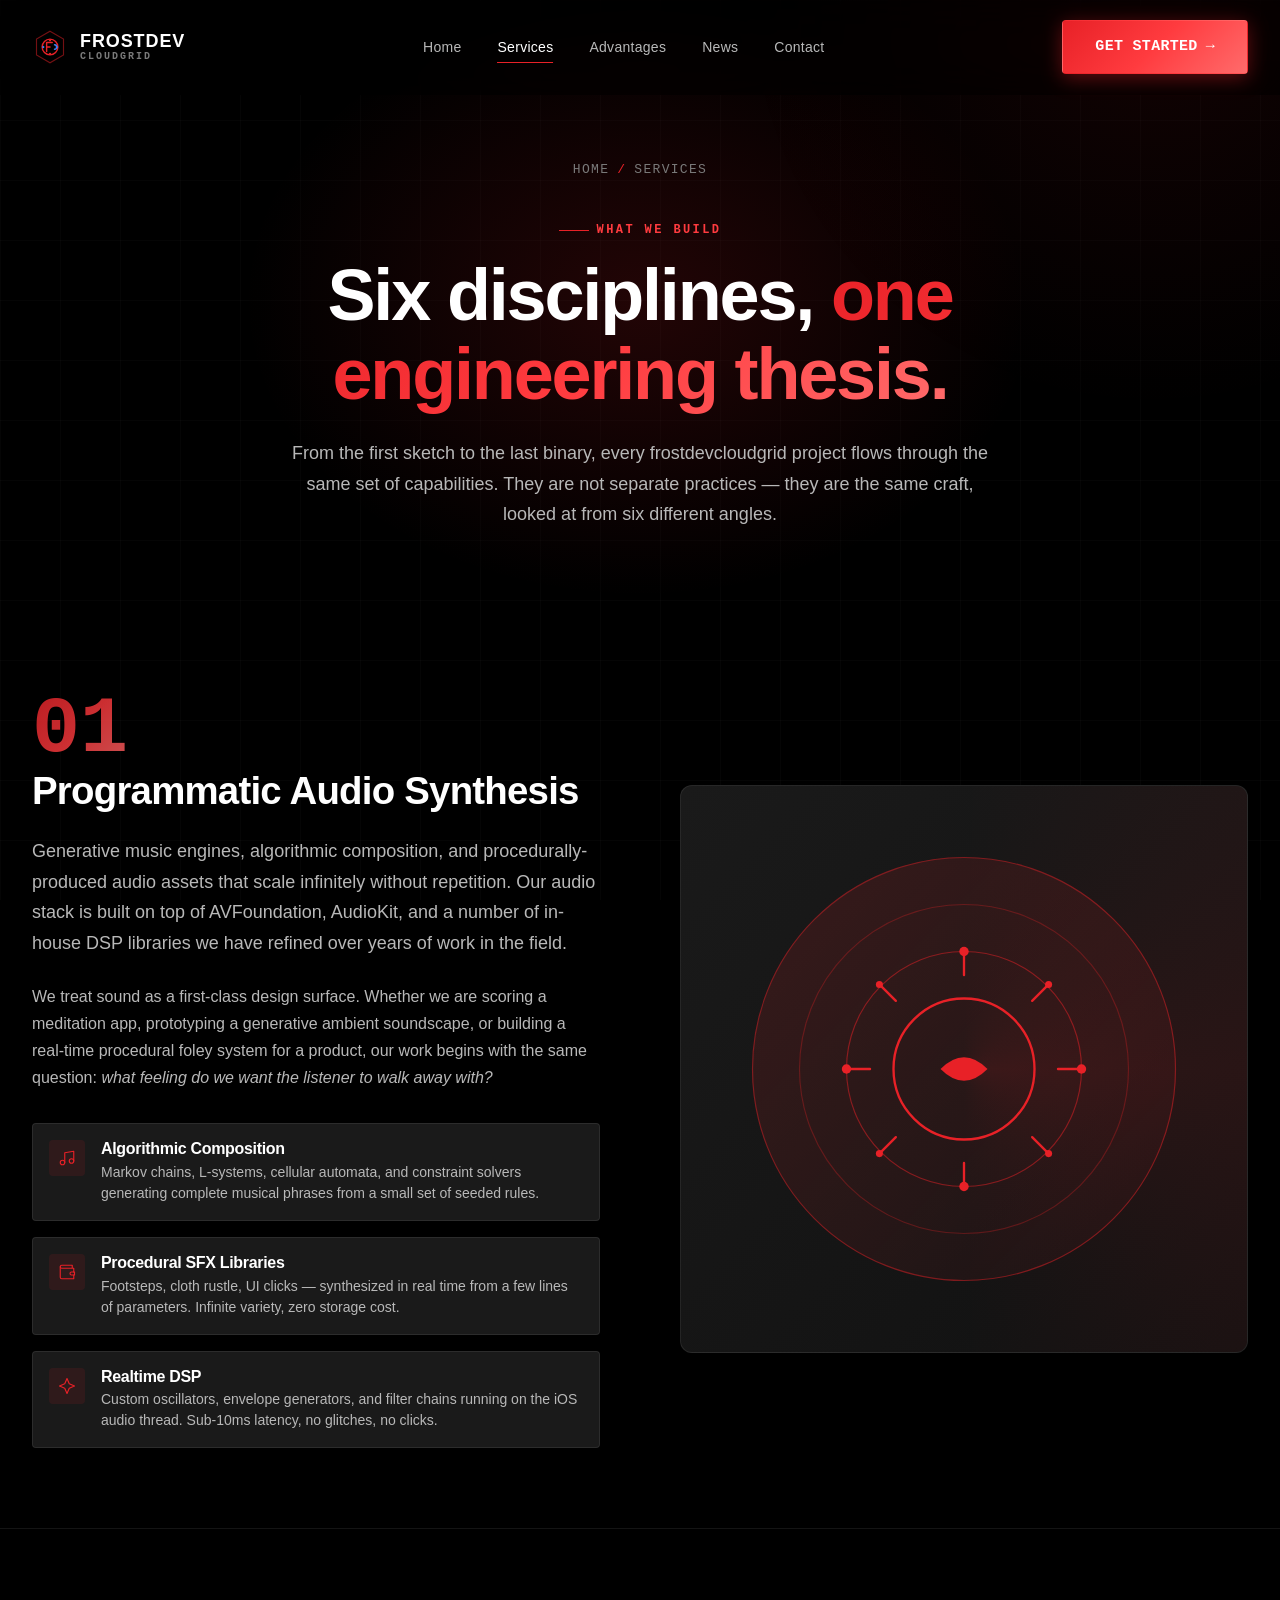
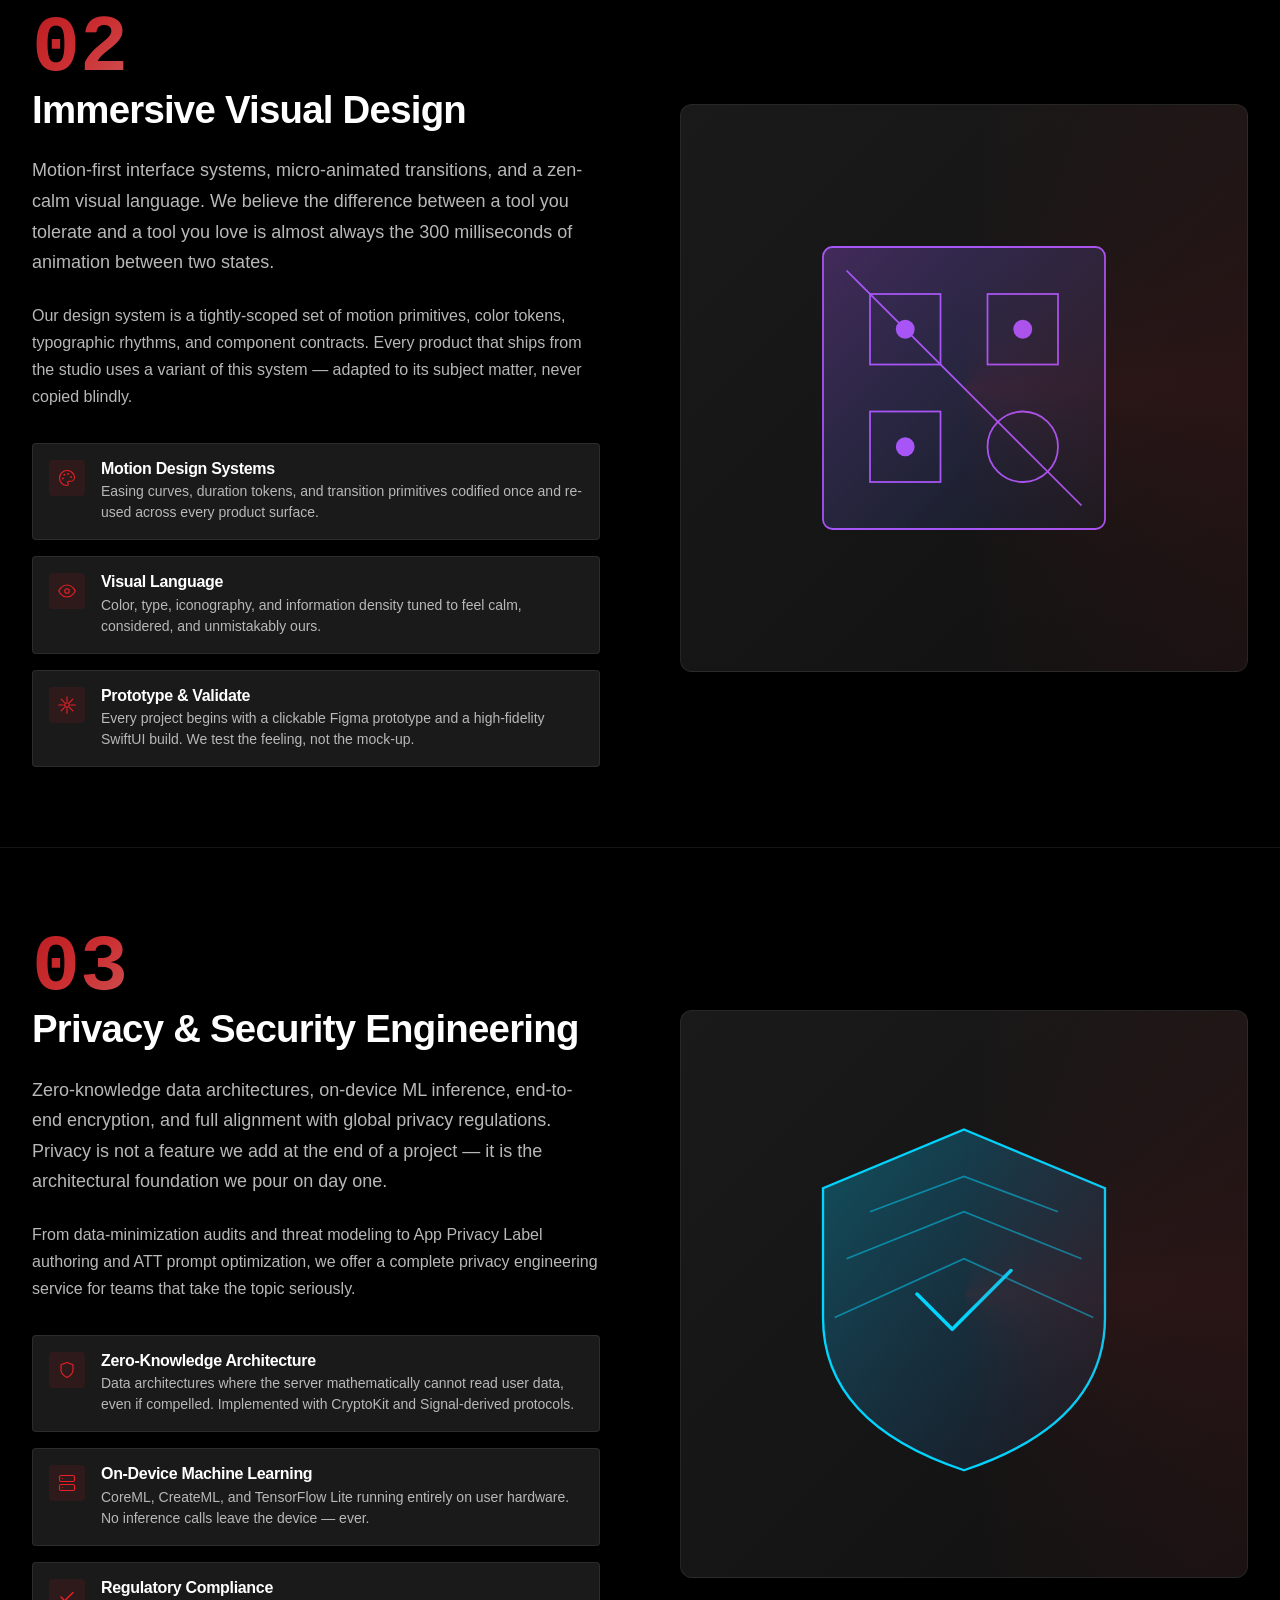
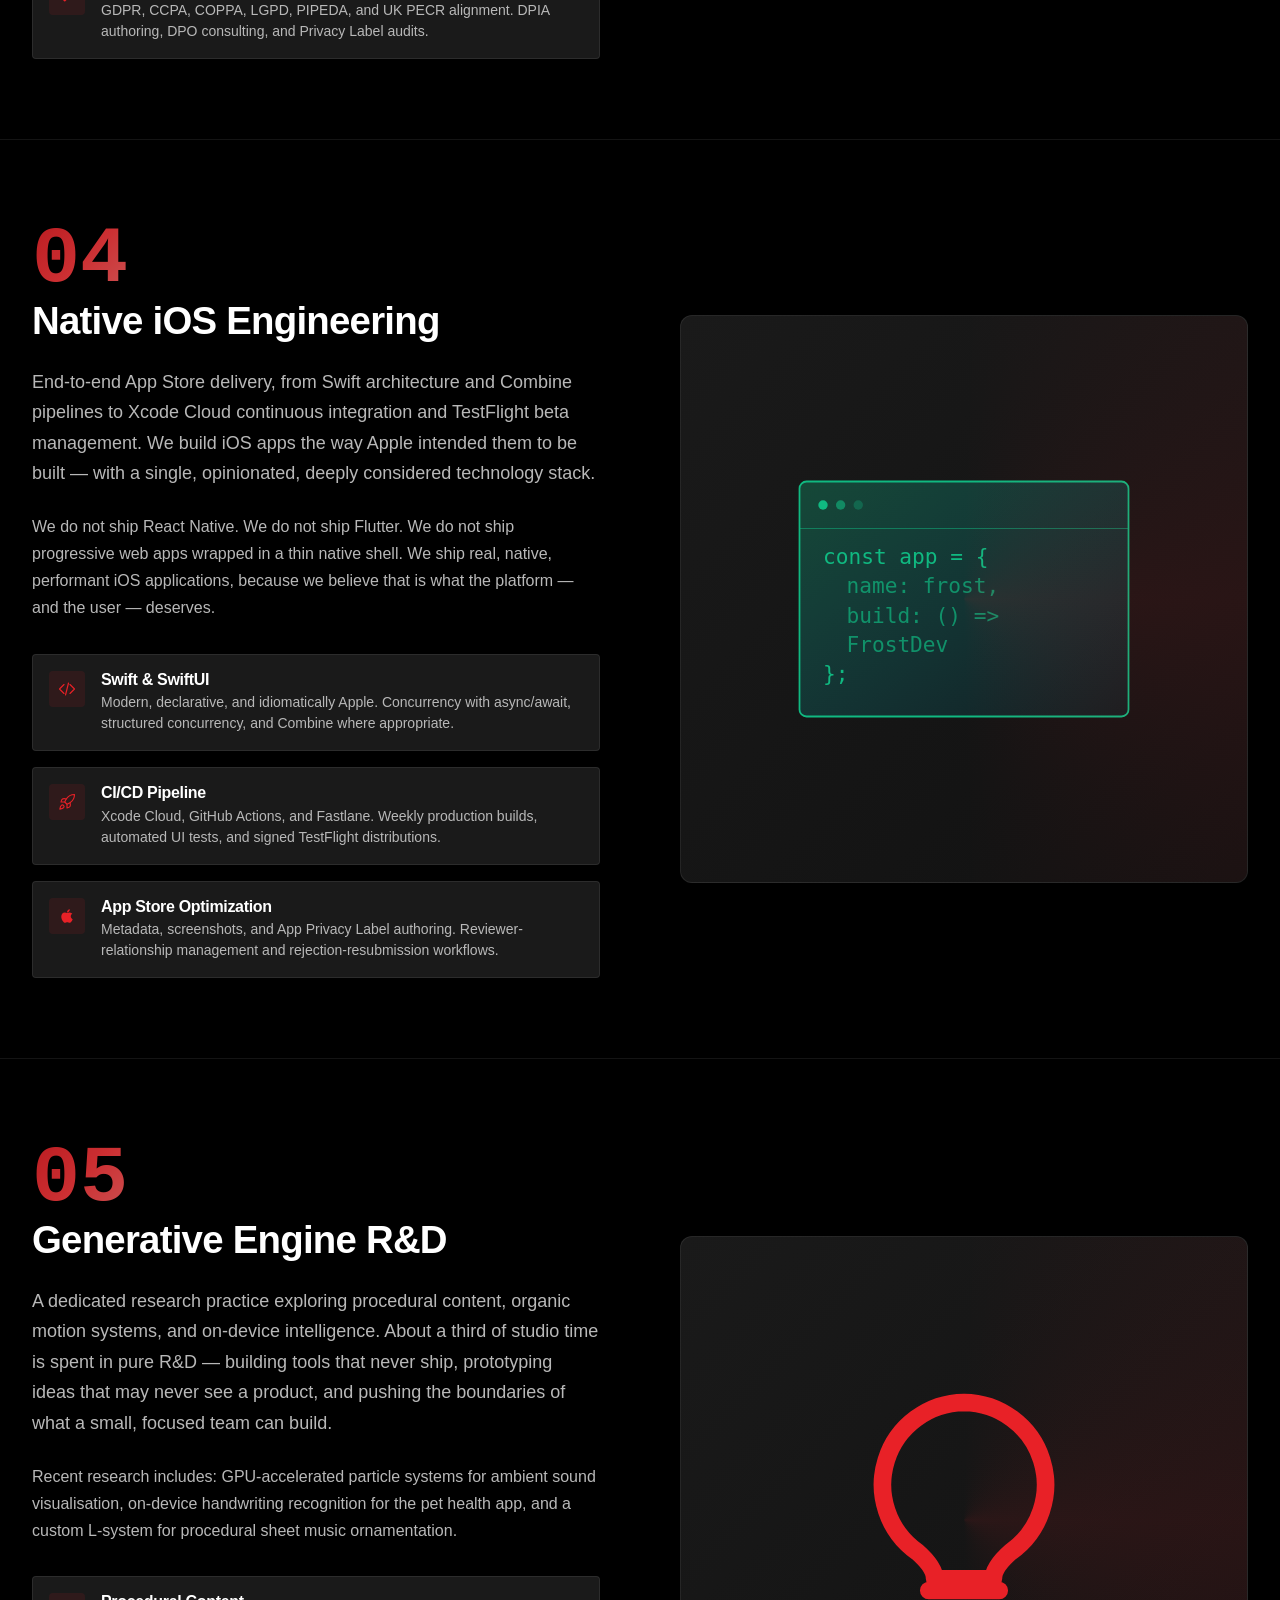
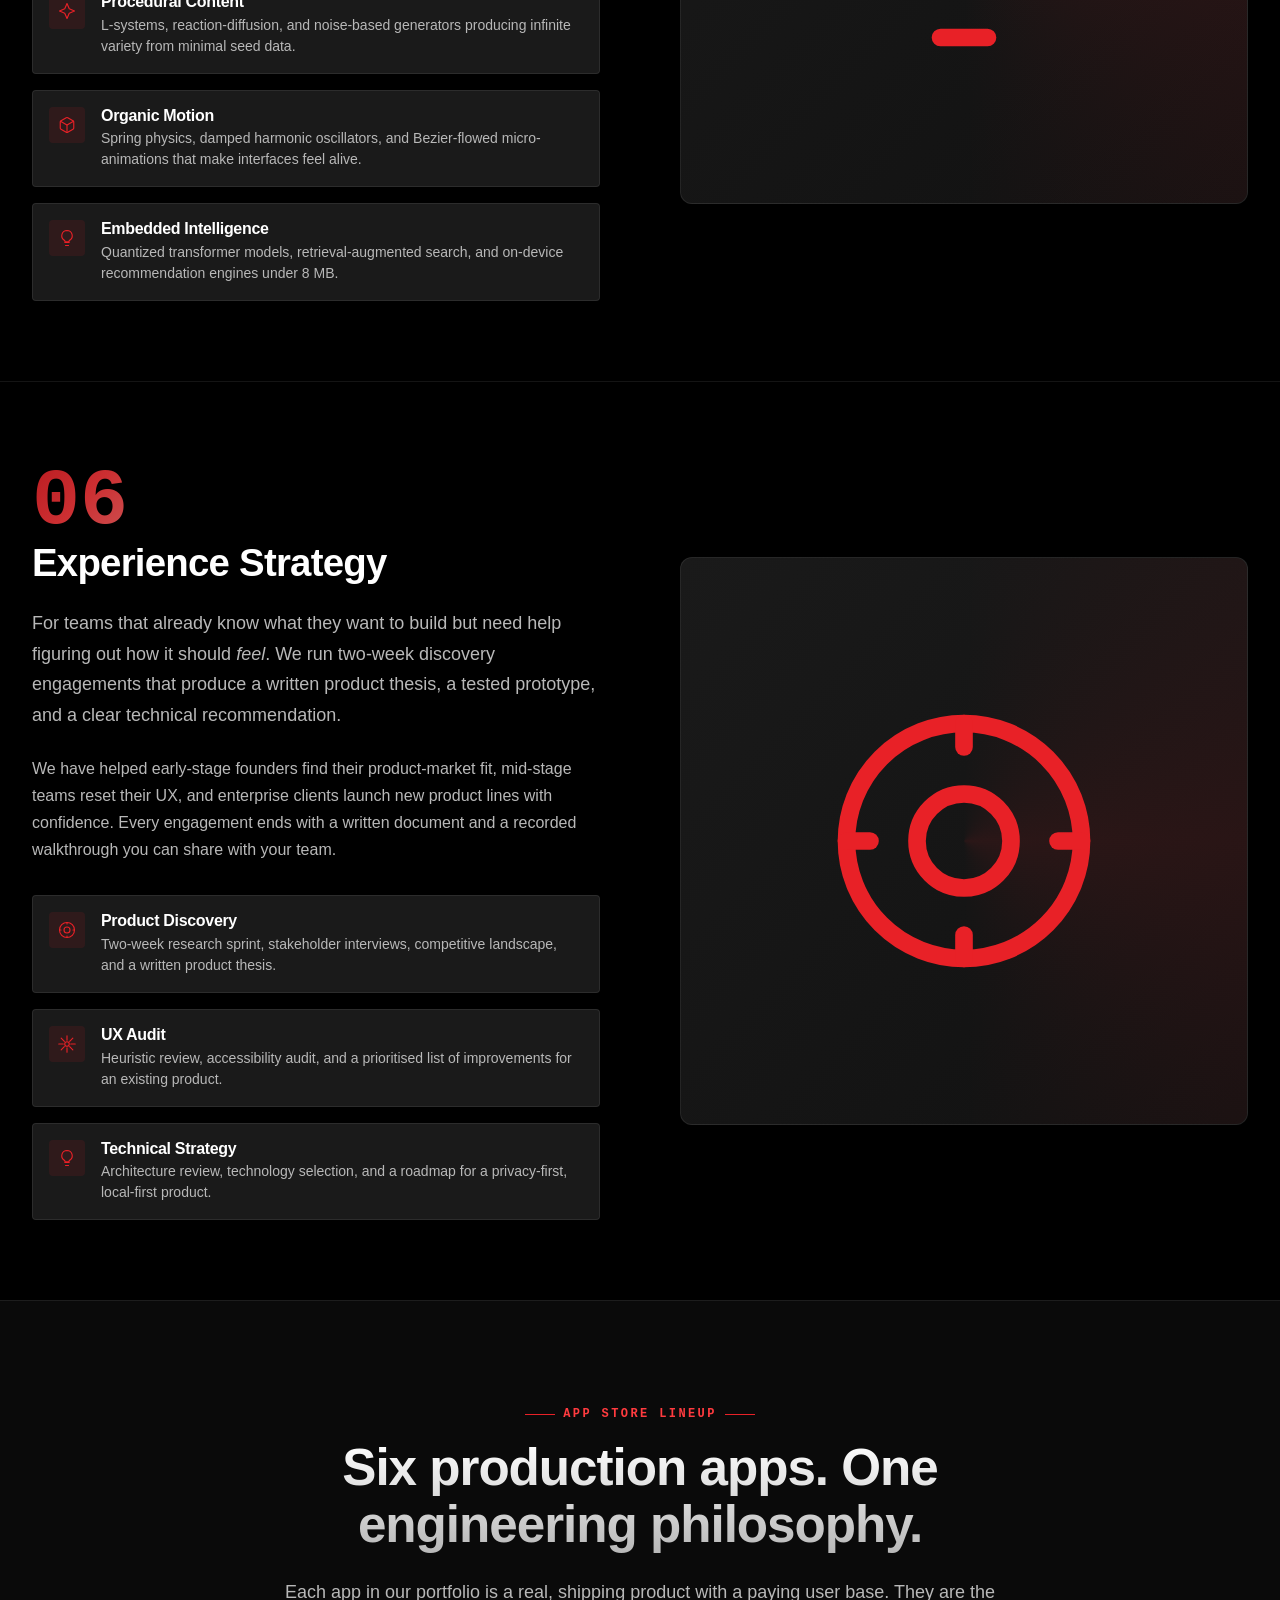
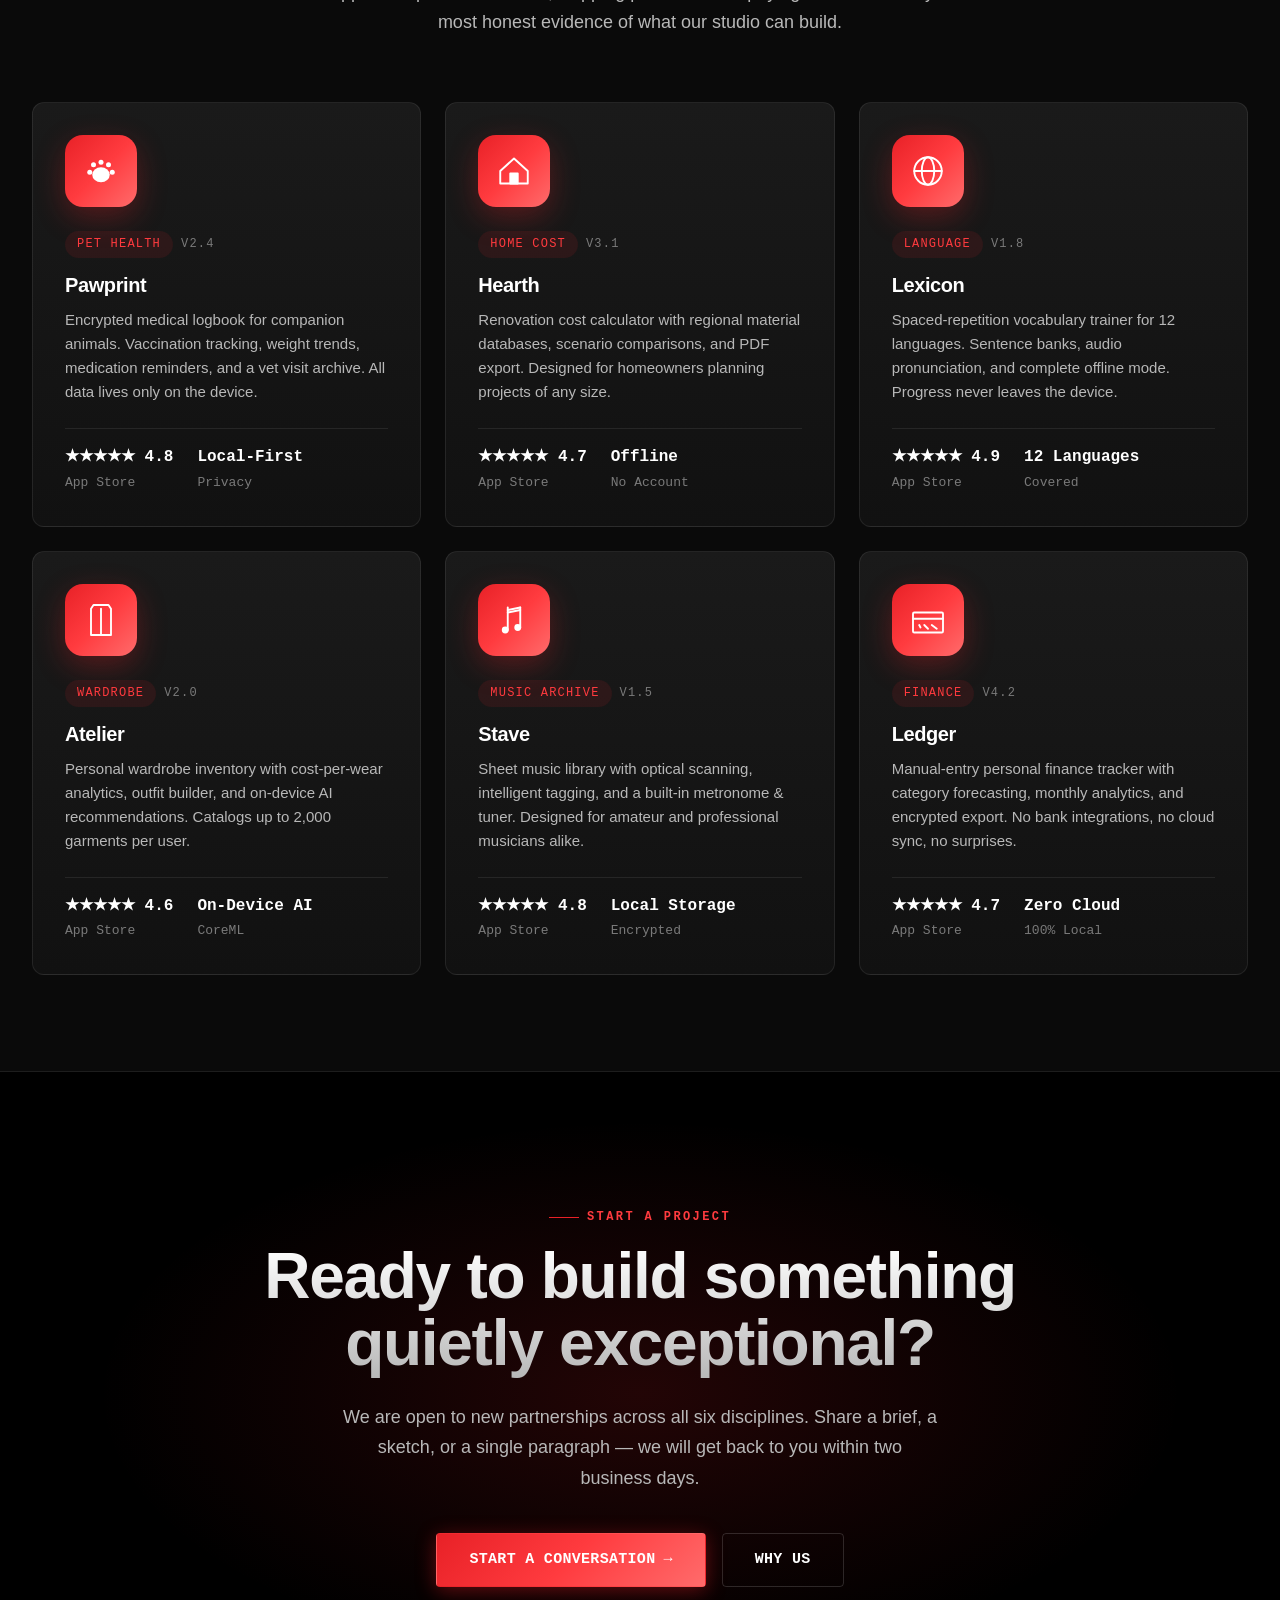
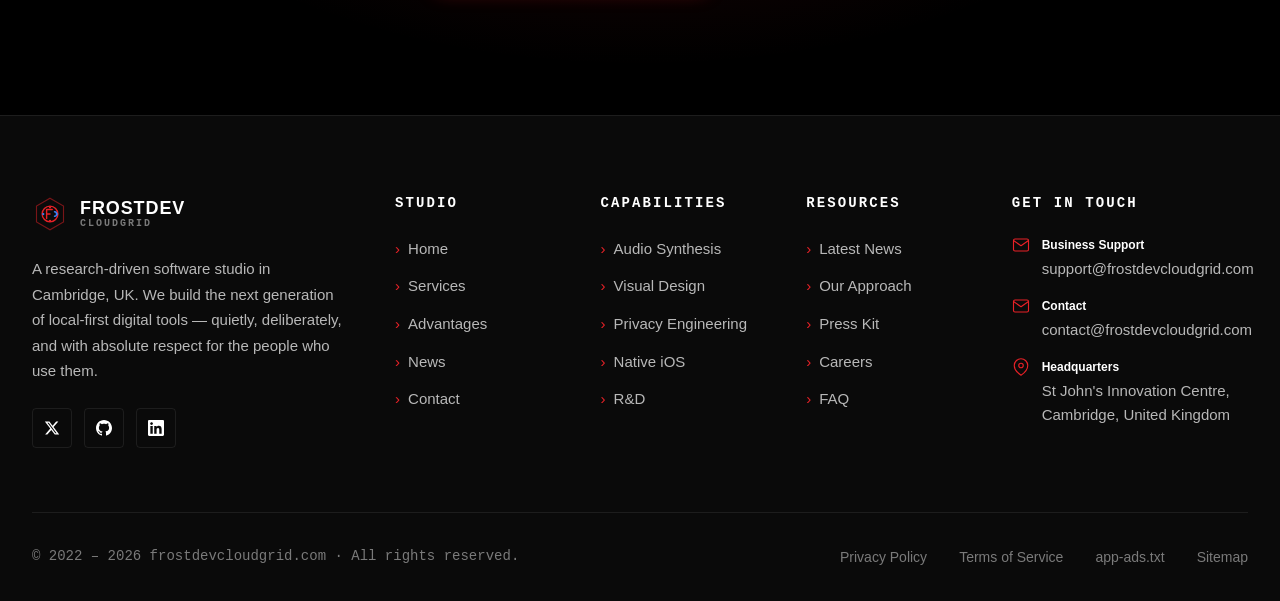
<file: services.html>
<!DOCTYPE html>
<html lang="en">
<head>
<meta charset="UTF-8">
<meta name="viewport" content="width=device-width, initial-scale=1.0">
<title>Services — frostdevcloudgrid | Audio · Visual · Privacy · iOS Engineering</title>
<meta name="description" content="Explore frostdevcloudgrid's full service portfolio: programmatic audio synthesis, immersive visual design, privacy engineering, native iOS delivery, generative R&D, and product strategy.">
<meta name="keywords" content="services, programmatic audio, immersive design, privacy engineering, iOS development, app development, Cambridge UK">

<meta property="og:type" content="website">
<meta property="og:url" content="https://www.frostdevcloudgrid.com/services.html">
<meta property="og:title" content="Services — frostdevcloudgrid">
<meta property="og:description" content="Audio, visual, privacy, iOS, R&D and product strategy for the next generation of local-first software.">
<meta property="og:image" content="https://www.frostdevcloudgrid.com/images/hero-bg.svg">

<meta name="twitter:card" content="summary_large_image">
<meta name="twitter:title" content="Services — frostdevcloudgrid">
<meta name="twitter:description" content="Audio, visual, privacy, iOS, R&D and product strategy.">

<link rel="canonical" href="https://www.frostdevcloudgrid.com/services.html">
<link rel="alternate" hreflang="en" href="https://www.frostdevcloudgrid.com/services.html">

<link rel="icon" type="image/svg+xml" href="images/favicon.svg">

<link rel="stylesheet" href="css/common.css">
<link rel="stylesheet" href="css/animations.css">
<link rel="stylesheet" href="css/home.css">
<link rel="stylesheet" href="css/pages.css">

<script type="application/ld+json">
{
  "@context": "https://schema.org",
  "@type": "Service",
  "serviceType": "Software Engineering & Product Design",
  "provider": {
    "@type": "Organization",
    "name": "frostdevcloudgrid",
    "url": "https://www.frostdevcloudgrid.com"
  },
  "areaServed": "Worldwide",
  "hasOfferCatalog": {
    "@type": "OfferCatalog",
    "name": "frostdevcloudgrid services",
    "itemListElement": [
      {"@type": "Offer", "itemOffered": {"@type": "Service", "name": "Programmatic Audio Synthesis"}},
      {"@type": "Offer", "itemOffered": {"@type": "Service", "name": "Immersive Visual Design"}},
      {"@type": "Offer", "itemOffered": {"@type": "Service", "name": "Privacy Engineering"}},
      {"@type": "Offer", "itemOffered": {"@type": "Service", "name": "Native iOS Engineering"}},
      {"@type": "Offer", "itemOffered": {"@type": "Service", "name": "Generative R&D"}},
      {"@type": "Offer", "itemOffered": {"@type": "Service", "name": "Experience Strategy"}}
    ]
  }
}
</script>
</head>
<body>

<!-- ========== NAVIGATION ========== -->
<nav class="nav" role="navigation" aria-label="Main navigation">
  <div class="nav-inner">
    <a href="index.html" class="nav-logo" aria-label="frostdevcloudgrid home">
      <img src="images/logo.svg" alt="frostdevcloudgrid logo" width="36" height="36">
      <span class="nav-logo-text">FROSTDEV<span class="small">CLOUDGRID</span></span>
    </a>
    <ul class="nav-menu">
      <li><a href="index.html" class="nav-link">Home</a></li>
      <li><a href="services.html" class="nav-link active">Services</a></li>
      <li><a href="advantages.html" class="nav-link">Advantages</a></li>
      <li><a href="news.html" class="nav-link">News</a></li>
      <li><a href="contact.html" class="nav-link">Contact</a></li>
    </ul>
    <div class="nav-cta">
      <a href="contact.html" class="btn btn-primary">Get Started <span class="arrow">&rarr;</span></a>
      <div class="nav-toggle" role="button" aria-label="Toggle menu"><span></span><span></span><span></span></div>
    </div>
  </div>
</nav>

<!-- ========== PAGE HERO ========== -->
<header class="page-hero">
  <div class="container">
    <div class="page-hero-content">
      <div class="breadcrumb">
        <a href="index.html">Home</a>
        <span class="sep">/</span>
        <span>Services</span>
      </div>
      <span class="eyebrow" style="justify-content:center;">What We Build</span>
      <h1>Six disciplines, <span class="accent">one engineering thesis.</span></h1>
      <p>From the first sketch to the last binary, every frostdevcloudgrid project flows through the same set of capabilities. They are not separate practices — they are the same craft, looked at from six different angles.</p>
    </div>
  </div>
</header>

<!-- ========== SERVICE 01: AUDIO ========== -->
<section class="service-detail" id="audio">
  <div class="container">
    <div class="service-detail-grid">
      <div class="reveal-left">
        <span class="service-detail-num">01</span>
        <h2>Programmatic Audio Synthesis</h2>
        <p class="lead">Generative music engines, algorithmic composition, and procedurally-produced audio assets that scale infinitely without repetition. Our audio stack is built on top of AVFoundation, AudioKit, and a number of in-house DSP libraries we have refined over years of work in the field.</p>
        <p>We treat sound as a first-class design surface. Whether we are scoring a meditation app, prototyping a generative ambient soundscape, or building a real-time procedural foley system for a product, our work begins with the same question: <em>what feeling do we want the listener to walk away with?</em></p>
        <div class="service-features">
          <div class="feature-row">
            <div class="feature-icon"><img src="images/icon-music.svg" alt="" width="18" height="18"></div>
            <div>
              <h5>Algorithmic Composition</h5>
              <p>Markov chains, L-systems, cellular automata, and constraint solvers generating complete musical phrases from a small set of seeded rules.</p>
            </div>
          </div>
          <div class="feature-row">
            <div class="feature-icon"><img src="images/icon-wallet.svg" alt="" width="18" height="18"></div>
            <div>
              <h5>Procedural SFX Libraries</h5>
              <p>Footsteps, cloth rustle, UI clicks — synthesized in real time from a few lines of parameters. Infinite variety, zero storage cost.</p>
            </div>
          </div>
          <div class="feature-row">
            <div class="feature-icon"><img src="images/icon-spark.svg" alt="" width="18" height="18"></div>
            <div>
              <h5>Realtime DSP</h5>
              <p>Custom oscillators, envelope generators, and filter chains running on the iOS audio thread. Sub-10ms latency, no glitches, no clicks.</p>
            </div>
          </div>
        </div>
      </div>
      <div class="reveal-right">
        <div class="service-visual"><img src="images/visual-audio.svg" alt="Programmatic audio visualization"></div>
      </div>
    </div>
  </div>
</section>

<!-- ========== SERVICE 02: VISUAL DESIGN ========== -->
<section class="service-detail reverse" id="design">
  <div class="container">
    <div class="service-detail-grid">
      <div class="reveal-right">
        <div class="service-visual"><img src="images/visual-design.svg" alt="Immersive visual design visualization"></div>
      </div>
      <div class="reveal-left">
        <span class="service-detail-num">02</span>
        <h2>Immersive Visual Design</h2>
        <p class="lead">Motion-first interface systems, micro-animated transitions, and a zen-calm visual language. We believe the difference between a tool you tolerate and a tool you love is almost always the 300 milliseconds of animation between two states.</p>
        <p>Our design system is a tightly-scoped set of motion primitives, color tokens, typographic rhythms, and component contracts. Every product that ships from the studio uses a variant of this system — adapted to its subject matter, never copied blindly.</p>
        <div class="service-features">
          <div class="feature-row">
            <div class="feature-icon"><img src="images/icon-palette.svg" alt="" width="18" height="18"></div>
            <div>
              <h5>Motion Design Systems</h5>
              <p>Easing curves, duration tokens, and transition primitives codified once and re-used across every product surface.</p>
            </div>
          </div>
          <div class="feature-row">
            <div class="feature-icon"><img src="images/icon-eye.svg" alt="" width="18" height="18"></div>
            <div>
              <h5>Visual Language</h5>
              <p>Color, type, iconography, and information density tuned to feel calm, considered, and unmistakably ours.</p>
            </div>
          </div>
          <div class="feature-row">
            <div class="feature-icon"><img src="images/icon-design.svg" alt="" width="18" height="18"></div>
            <div>
              <h5>Prototype & Validate</h5>
              <p>Every project begins with a clickable Figma prototype and a high-fidelity SwiftUI build. We test the feeling, not the mock-up.</p>
            </div>
          </div>
        </div>
      </div>
    </div>
  </div>
</section>

<!-- ========== SERVICE 03: PRIVACY ========== -->
<section class="service-detail" id="privacy">
  <div class="container">
    <div class="service-detail-grid">
      <div class="reveal-left">
        <span class="service-detail-num">03</span>
        <h2>Privacy & Security Engineering</h2>
        <p class="lead">Zero-knowledge data architectures, on-device ML inference, end-to-end encryption, and full alignment with global privacy regulations. Privacy is not a feature we add at the end of a project — it is the architectural foundation we pour on day one.</p>
        <p>From data-minimization audits and threat modeling to App Privacy Label authoring and ATT prompt optimization, we offer a complete privacy engineering service for teams that take the topic seriously.</p>
        <div class="service-features">
          <div class="feature-row">
            <div class="feature-icon"><img src="images/icon-shield.svg" alt="" width="18" height="18"></div>
            <div>
              <h5>Zero-Knowledge Architecture</h5>
              <p>Data architectures where the server mathematically cannot read user data, even if compelled. Implemented with CryptoKit and Signal-derived protocols.</p>
            </div>
          </div>
          <div class="feature-row">
            <div class="feature-icon"><img src="images/icon-server.svg" alt="" width="18" height="18"></div>
            <div>
              <h5>On-Device Machine Learning</h5>
              <p>CoreML, CreateML, and TensorFlow Lite running entirely on user hardware. No inference calls leave the device — ever.</p>
            </div>
          </div>
          <div class="feature-row">
            <div class="feature-icon"><img src="images/icon-check.svg" alt="" width="18" height="18"></div>
            <div>
              <h5>Regulatory Compliance</h5>
              <p>GDPR, CCPA, COPPA, LGPD, PIPEDA, and UK PECR alignment. DPIA authoring, DPO consulting, and Privacy Label audits.</p>
            </div>
          </div>
        </div>
      </div>
      <div class="reveal-right">
        <div class="service-visual"><img src="images/visual-privacy.svg" alt="Privacy engineering visualization"></div>
      </div>
    </div>
  </div>
</section>

<!-- ========== SERVICE 04: iOS ========== -->
<section class="service-detail reverse" id="ios">
  <div class="container">
    <div class="service-detail-grid">
      <div class="reveal-right">
        <div class="service-visual"><img src="images/visual-code.svg" alt="Native iOS engineering visualization"></div>
      </div>
      <div class="reveal-left">
        <span class="service-detail-num">04</span>
        <h2>Native iOS Engineering</h2>
        <p class="lead">End-to-end App Store delivery, from Swift architecture and Combine pipelines to Xcode Cloud continuous integration and TestFlight beta management. We build iOS apps the way Apple intended them to be built — with a single, opinionated, deeply considered technology stack.</p>
        <p>We do not ship React Native. We do not ship Flutter. We do not ship progressive web apps wrapped in a thin native shell. We ship real, native, performant iOS applications, because we believe that is what the platform — and the user — deserves.</p>
        <div class="service-features">
          <div class="feature-row">
            <div class="feature-icon"><img src="images/icon-code.svg" alt="" width="18" height="18"></div>
            <div>
              <h5>Swift & SwiftUI</h5>
              <p>Modern, declarative, and idiomatically Apple. Concurrency with async/await, structured concurrency, and Combine where appropriate.</p>
            </div>
          </div>
          <div class="feature-row">
            <div class="feature-icon"><img src="images/icon-rocket.svg" alt="" width="18" height="18"></div>
            <div>
              <h5>CI/CD Pipeline</h5>
              <p>Xcode Cloud, GitHub Actions, and Fastlane. Weekly production builds, automated UI tests, and signed TestFlight distributions.</p>
            </div>
          </div>
          <div class="feature-row">
            <div class="feature-icon"><img src="images/icon-app-store.svg" alt="" width="18" height="18"></div>
            <div>
              <h5>App Store Optimization</h5>
              <p>Metadata, screenshots, and App Privacy Label authoring. Reviewer-relationship management and rejection-resubmission workflows.</p>
            </div>
          </div>
        </div>
      </div>
    </div>
  </div>
</section>

<!-- ========== SERVICE 05: R&D ========== -->
<section class="service-detail" id="rnd">
  <div class="container">
    <div class="service-detail-grid">
      <div class="reveal-left">
        <span class="service-detail-num">05</span>
        <h2>Generative Engine R&D</h2>
        <p class="lead">A dedicated research practice exploring procedural content, organic motion systems, and on-device intelligence. About a third of studio time is spent in pure R&D — building tools that never ship, prototyping ideas that may never see a product, and pushing the boundaries of what a small, focused team can build.</p>
        <p>Recent research includes: GPU-accelerated particle systems for ambient sound visualisation, on-device handwriting recognition for the pet health app, and a custom L-system for procedural sheet music ornamentation.</p>
        <div class="service-features">
          <div class="feature-row">
            <div class="feature-icon"><img src="images/icon-spark.svg" alt="" width="18" height="18"></div>
            <div>
              <h5>Procedural Content</h5>
              <p>L-systems, reaction-diffusion, and noise-based generators producing infinite variety from minimal seed data.</p>
            </div>
          </div>
          <div class="feature-row">
            <div class="feature-icon"><img src="images/icon-cube.svg" alt="" width="18" height="18"></div>
            <div>
              <h5>Organic Motion</h5>
              <p>Spring physics, damped harmonic oscillators, and Bezier-flowed micro-animations that make interfaces feel alive.</p>
            </div>
          </div>
          <div class="feature-row">
            <div class="feature-icon"><img src="images/icon-innovation.svg" alt="" width="18" height="18"></div>
            <div>
              <h5>Embedded Intelligence</h5>
              <p>Quantized transformer models, retrieval-augmented search, and on-device recommendation engines under 8 MB.</p>
            </div>
          </div>
        </div>
      </div>
      <div class="reveal-right">
        <div class="service-visual">
          <img src="images/icon-innovation.svg" alt="" style="width:60%;height:60%;">
        </div>
      </div>
    </div>
  </div>
</section>

<!-- ========== SERVICE 06: STRATEGY ========== -->
<section class="service-detail reverse" id="strategy">
  <div class="container">
    <div class="service-detail-grid">
      <div class="reveal-right">
        <div class="service-visual">
          <img src="images/icon-zen.svg" alt="" style="width:60%;height:60%;">
        </div>
      </div>
      <div class="reveal-left">
        <span class="service-detail-num">06</span>
        <h2>Experience Strategy</h2>
        <p class="lead">For teams that already know what they want to build but need help figuring out how it should <em>feel</em>. We run two-week discovery engagements that produce a written product thesis, a tested prototype, and a clear technical recommendation.</p>
        <p>We have helped early-stage founders find their product-market fit, mid-stage teams reset their UX, and enterprise clients launch new product lines with confidence. Every engagement ends with a written document and a recorded walkthrough you can share with your team.</p>
        <div class="service-features">
          <div class="feature-row">
            <div class="feature-icon"><img src="images/icon-zen.svg" alt="" width="18" height="18"></div>
            <div>
              <h5>Product Discovery</h5>
              <p>Two-week research sprint, stakeholder interviews, competitive landscape, and a written product thesis.</p>
            </div>
          </div>
          <div class="feature-row">
            <div class="feature-icon"><img src="images/icon-design.svg" alt="" width="18" height="18"></div>
            <div>
              <h5>UX Audit</h5>
              <p>Heuristic review, accessibility audit, and a prioritised list of improvements for an existing product.</p>
            </div>
          </div>
          <div class="feature-row">
            <div class="feature-icon"><img src="images/icon-innovation.svg" alt="" width="18" height="18"></div>
            <div>
              <h5>Technical Strategy</h5>
              <p>Architecture review, technology selection, and a roadmap for a privacy-first, local-first product.</p>
            </div>
          </div>
        </div>
      </div>
    </div>
  </div>
</section>

<!-- ========== APP MATRIX ========== -->
<section class="apps-matrix" aria-labelledby="apps-heading">
  <div class="container">
    <div class="section-header reveal">
      <span class="eyebrow">App Store Lineup</span>
      <h2 id="apps-heading" class="section-title">Six production apps. One engineering philosophy.</h2>
      <p class="section-subtitle">Each app in our portfolio is a real, shipping product with a paying user base. They are the most honest evidence of what our studio can build.</p>
    </div>

    <div class="apps-grid">
      <article class="app-card reveal">
        <div class="app-icon"><img src="images/app-pet.svg" alt="" width="40" height="40" style="filter:brightness(0) invert(1);"></div>
        <div class="app-meta">
          <span class="category">Pet Health</span>
          <span>v2.4</span>
        </div>
        <h3>Pawprint</h3>
        <p>Encrypted medical logbook for companion animals. Vaccination tracking, weight trends, medication reminders, and a vet visit archive. All data lives only on the device.</p>
        <div class="app-stats">
          <div class="app-stat"><strong>★★★★★ 4.8</strong>App Store</div>
          <div class="app-stat"><strong>Local-First</strong>Privacy</div>
        </div>
      </article>

      <article class="app-card reveal">
        <div class="app-icon"><img src="images/app-home.svg" alt="" width="40" height="40" style="filter:brightness(0) invert(1);"></div>
        <div class="app-meta">
          <span class="category">Home Cost</span>
          <span>v3.1</span>
        </div>
        <h3>Hearth</h3>
        <p>Renovation cost calculator with regional material databases, scenario comparisons, and PDF export. Designed for homeowners planning projects of any size.</p>
        <div class="app-stats">
          <div class="app-stat"><strong>★★★★★ 4.7</strong>App Store</div>
          <div class="app-stat"><strong>Offline</strong>No Account</div>
        </div>
      </article>

      <article class="app-card reveal">
        <div class="app-icon"><img src="images/app-language.svg" alt="" width="40" height="40" style="filter:brightness(0) invert(1);"></div>
        <div class="app-meta">
          <span class="category">Language</span>
          <span>v1.8</span>
        </div>
        <h3>Lexicon</h3>
        <p>Spaced-repetition vocabulary trainer for 12 languages. Sentence banks, audio pronunciation, and complete offline mode. Progress never leaves the device.</p>
        <div class="app-stats">
          <div class="app-stat"><strong>★★★★★ 4.9</strong>App Store</div>
          <div class="app-stat"><strong>12 Languages</strong>Covered</div>
        </div>
      </article>

      <article class="app-card reveal">
        <div class="app-icon"><img src="images/app-wardrobe.svg" alt="" width="40" height="40" style="filter:brightness(0) invert(1);"></div>
        <div class="app-meta">
          <span class="category">Wardrobe</span>
          <span>v2.0</span>
        </div>
        <h3>Atelier</h3>
        <p>Personal wardrobe inventory with cost-per-wear analytics, outfit builder, and on-device AI recommendations. Catalogs up to 2,000 garments per user.</p>
        <div class="app-stats">
          <div class="app-stat"><strong>★★★★★ 4.6</strong>App Store</div>
          <div class="app-stat"><strong>On-Device AI</strong>CoreML</div>
        </div>
      </article>

      <article class="app-card reveal">
        <div class="app-icon"><img src="images/app-music.svg" alt="" width="40" height="40" style="filter:brightness(0) invert(1);"></div>
        <div class="app-meta">
          <span class="category">Music Archive</span>
          <span>v1.5</span>
        </div>
        <h3>Stave</h3>
        <p>Sheet music library with optical scanning, intelligent tagging, and a built-in metronome & tuner. Designed for amateur and professional musicians alike.</p>
        <div class="app-stats">
          <div class="app-stat"><strong>★★★★★ 4.8</strong>App Store</div>
          <div class="app-stat"><strong>Local Storage</strong>Encrypted</div>
        </div>
      </article>

      <article class="app-card reveal">
        <div class="app-icon"><img src="images/app-finance.svg" alt="" width="40" height="40" style="filter:brightness(0) invert(1);"></div>
        <div class="app-meta">
          <span class="category">Finance</span>
          <span>v4.2</span>
        </div>
        <h3>Ledger</h3>
        <p>Manual-entry personal finance tracker with category forecasting, monthly analytics, and encrypted export. No bank integrations, no cloud sync, no surprises.</p>
        <div class="app-stats">
          <div class="app-stat"><strong>★★★★★ 4.7</strong>App Store</div>
          <div class="app-stat"><strong>Zero Cloud</strong>100% Local</div>
        </div>
      </article>
    </div>
  </div>
</section>

<!-- ========== CTA ========== -->
<section class="cta-section" aria-labelledby="cta-heading">
  <div class="container">
    <div class="cta-content reveal-scale">
      <span class="eyebrow" style="justify-content:center;">Start a Project</span>
      <h2 id="cta-heading">Ready to build something quietly exceptional?</h2>
      <p>We are open to new partnerships across all six disciplines. Share a brief, a sketch, or a single paragraph — we will get back to you within two business days.</p>
      <div class="cta-actions">
        <a href="contact.html" class="btn btn-primary">Start a Conversation <span class="arrow">&rarr;</span></a>
        <a href="advantages.html" class="btn btn-secondary">Why Us</a>
      </div>
    </div>
  </div>
</section>

<!-- ========== FOOTER ========== -->
<footer class="footer" role="contentinfo">
  <div class="container">
    <div class="footer-grid">
      <div class="footer-brand">
        <a href="index.html" class="nav-logo" aria-label="frostdevcloudgrid home">
          <img src="images/logo.svg" alt="frostdevcloudgrid logo" width="36" height="36">
          <span class="nav-logo-text">FROSTDEV<span class="small">CLOUDGRID</span></span>
        </a>
        <p>A research-driven software studio in Cambridge, UK. We build the next generation of local-first digital tools — quietly, deliberately, and with absolute respect for the people who use them.</p>
        <div class="footer-social">
          <a href="https://twitter.com/frostdevcloudgrid" aria-label="Twitter"><img src="images/icon-twitter.svg" alt="" width="16" height="16"></a>
          <a href="https://github.com/frostdevcloudgrid" aria-label="GitHub"><img src="images/icon-github.svg" alt="" width="16" height="16"></a>
          <a href="https://www.linkedin.com/company/frostdevcloudgrid" aria-label="LinkedIn"><img src="images/icon-linkedin.svg" alt="" width="16" height="16"></a>
        </div>
      </div>
      <div class="footer-col">
        <h4>Studio</h4>
        <ul>
          <li><a href="index.html">Home</a></li>
          <li><a href="services.html">Services</a></li>
          <li><a href="advantages.html">Advantages</a></li>
          <li><a href="news.html">News</a></li>
          <li><a href="contact.html">Contact</a></li>
        </ul>
      </div>
      <div class="footer-col">
        <h4>Capabilities</h4>
        <ul>
          <li><a href="services.html#audio">Audio Synthesis</a></li>
          <li><a href="services.html#design">Visual Design</a></li>
          <li><a href="services.html#privacy">Privacy Engineering</a></li>
          <li><a href="services.html#ios">Native iOS</a></li>
          <li><a href="services.html#rnd">R&D</a></li>
        </ul>
      </div>
      <div class="footer-col">
        <h4>Resources</h4>
        <ul>
          <li><a href="news.html">Latest News</a></li>
          <li><a href="advantages.html">Our Approach</a></li>
          <li><a href="contact.html">Press Kit</a></li>
          <li><a href="contact.html#careers">Careers</a></li>
          <li><a href="contact.html#faq">FAQ</a></li>
        </ul>
      </div>
      <div class="footer-col">
        <h4>Get in Touch</h4>
        <div class="footer-contact-item">
          <img src="images/icon-mail.svg" alt="" width="18" height="18">
          <div>
            <strong style="color:var(--color-text);font-size:0.75rem;display:block;margin-bottom:2px;">Business Support</strong>
            <a href="mailto:support@frostdevcloudgrid.com">support@frostdevcloudgrid.com</a>
          </div>
        </div>
        <div class="footer-contact-item">
          <img src="images/icon-mail.svg" alt="" width="18" height="18">
          <div>
            <strong style="color:var(--color-text);font-size:0.75rem;display:block;margin-bottom:2px;">Contact</strong>
            <a href="mailto:contact@frostdevcloudgrid.com">contact@frostdevcloudgrid.com</a>
          </div>
        </div>
        <div class="footer-contact-item">
          <img src="images/icon-location.svg" alt="" width="18" height="18">
          <div>
            <strong style="color:var(--color-text);font-size:0.75rem;display:block;margin-bottom:2px;">Headquarters</strong>
            <span>St John's Innovation Centre, Cambridge, United Kingdom</span>
          </div>
        </div>
      </div>
    </div>
    <div class="footer-bottom">
      <p>&copy; 2022 – 2026 frostdevcloudgrid.com · All rights reserved.</p>
      <div class="footer-bottom-links">
        <a href="privacy.html">Privacy Policy</a>
        <a href="terms.html">Terms of Service</a>
        <a href="app-ads.txt" target="_blank">app-ads.txt</a>
        <a href="sitemap.xml">Sitemap</a>
      </div>
    </div>
  </div>
</footer>

<script src="js/common.js"></script>
</body>
</html>
</file>
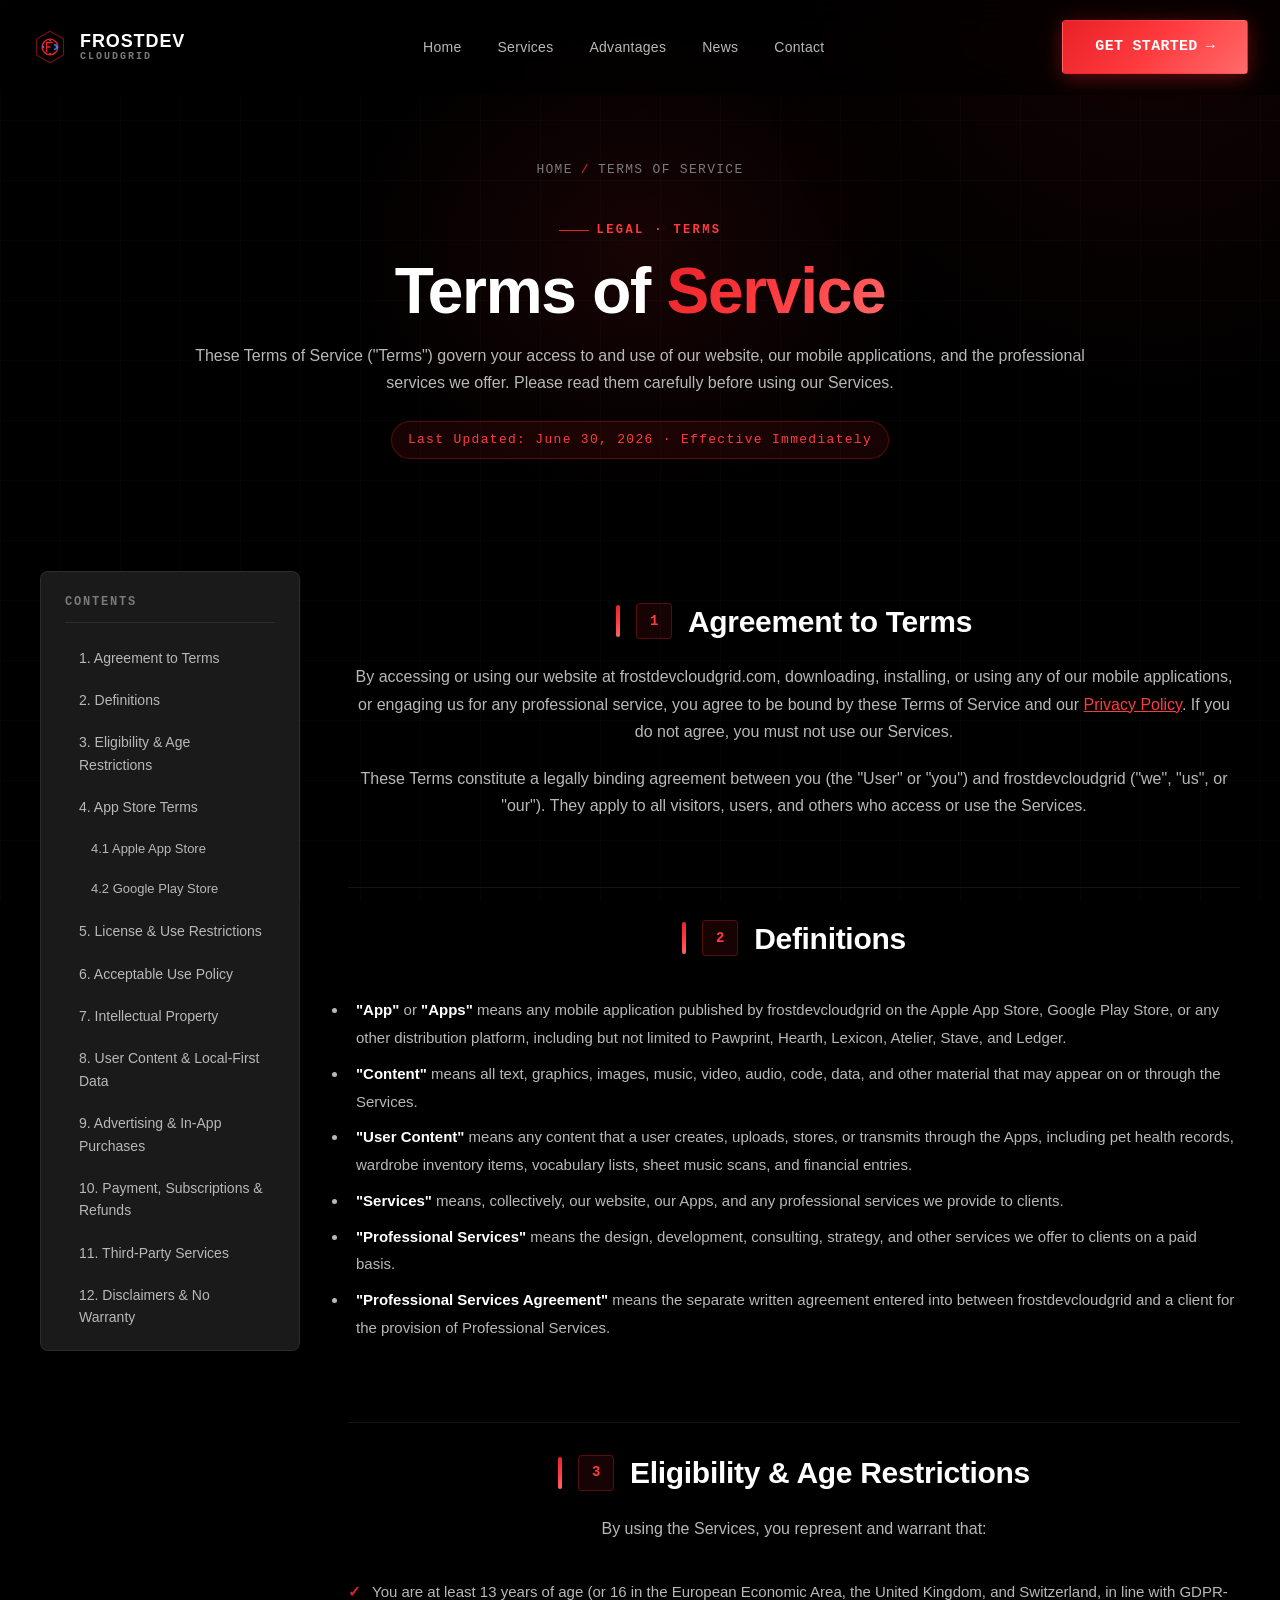
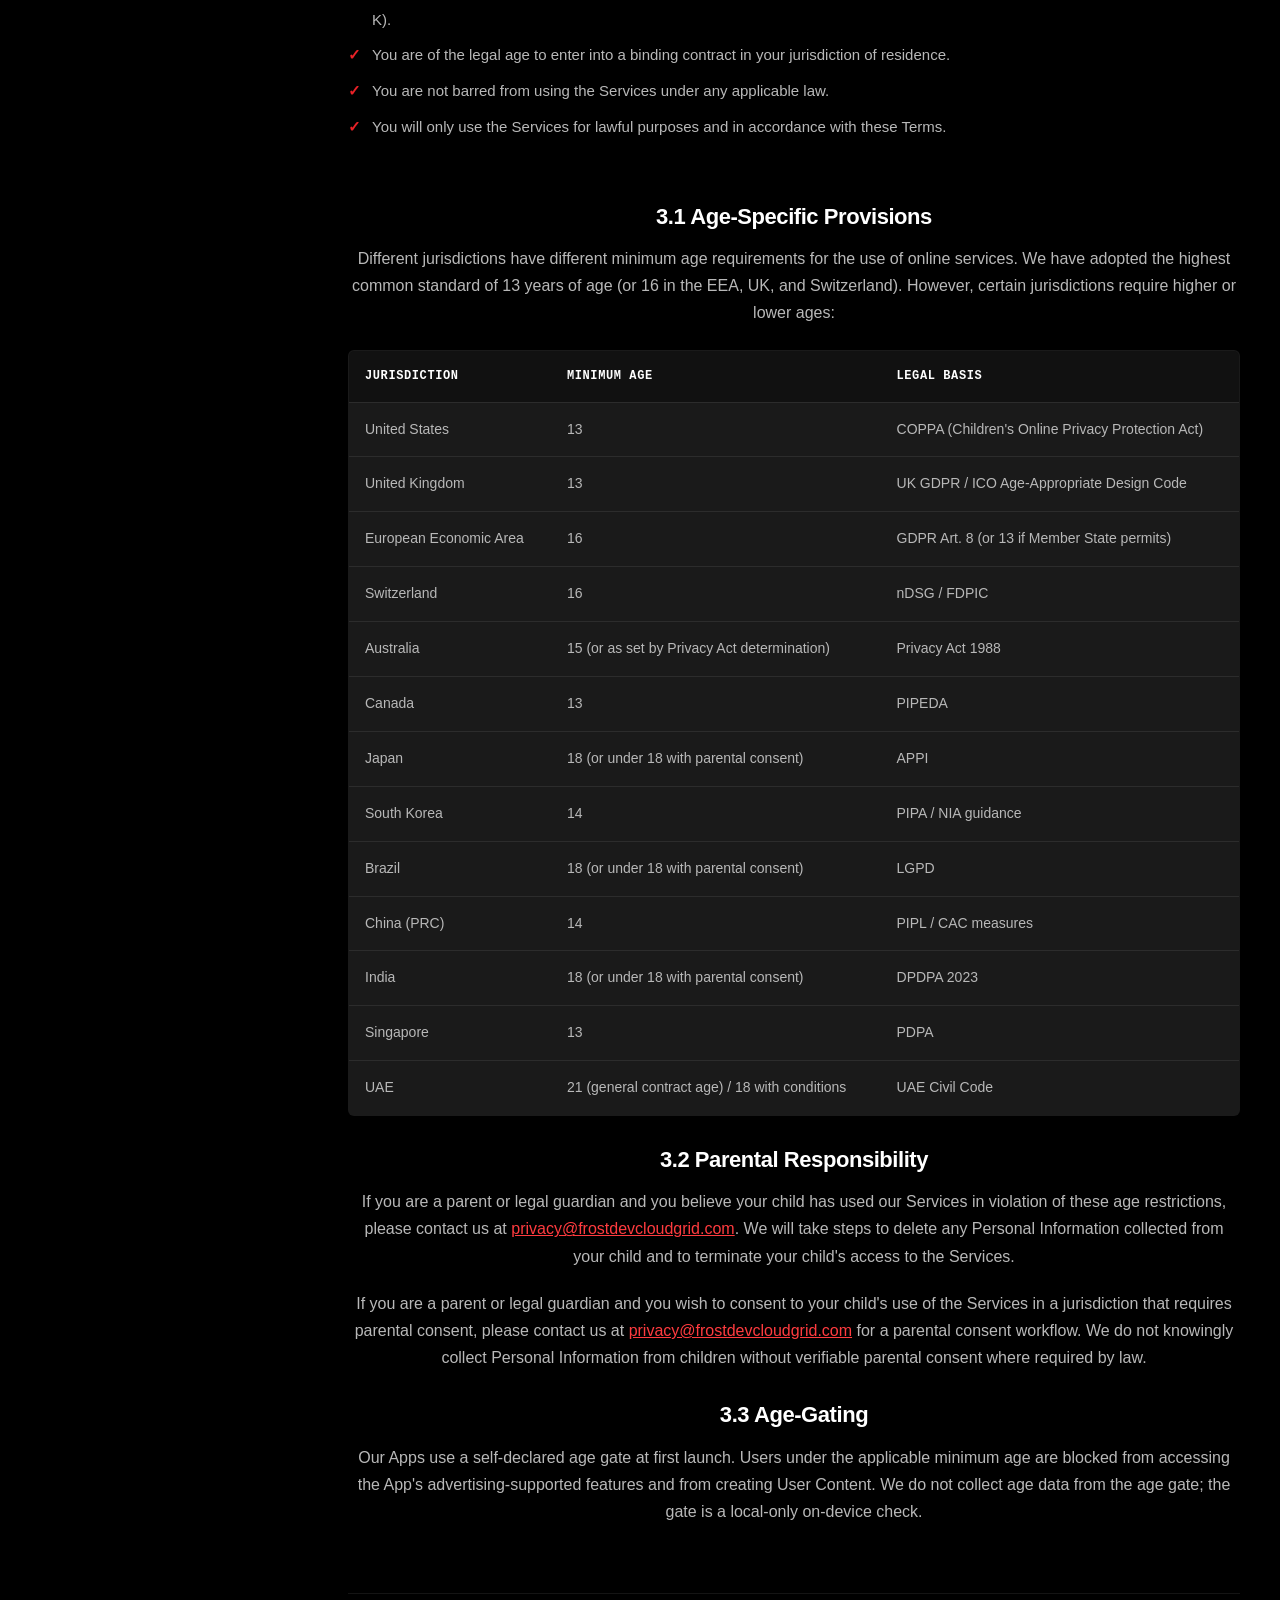
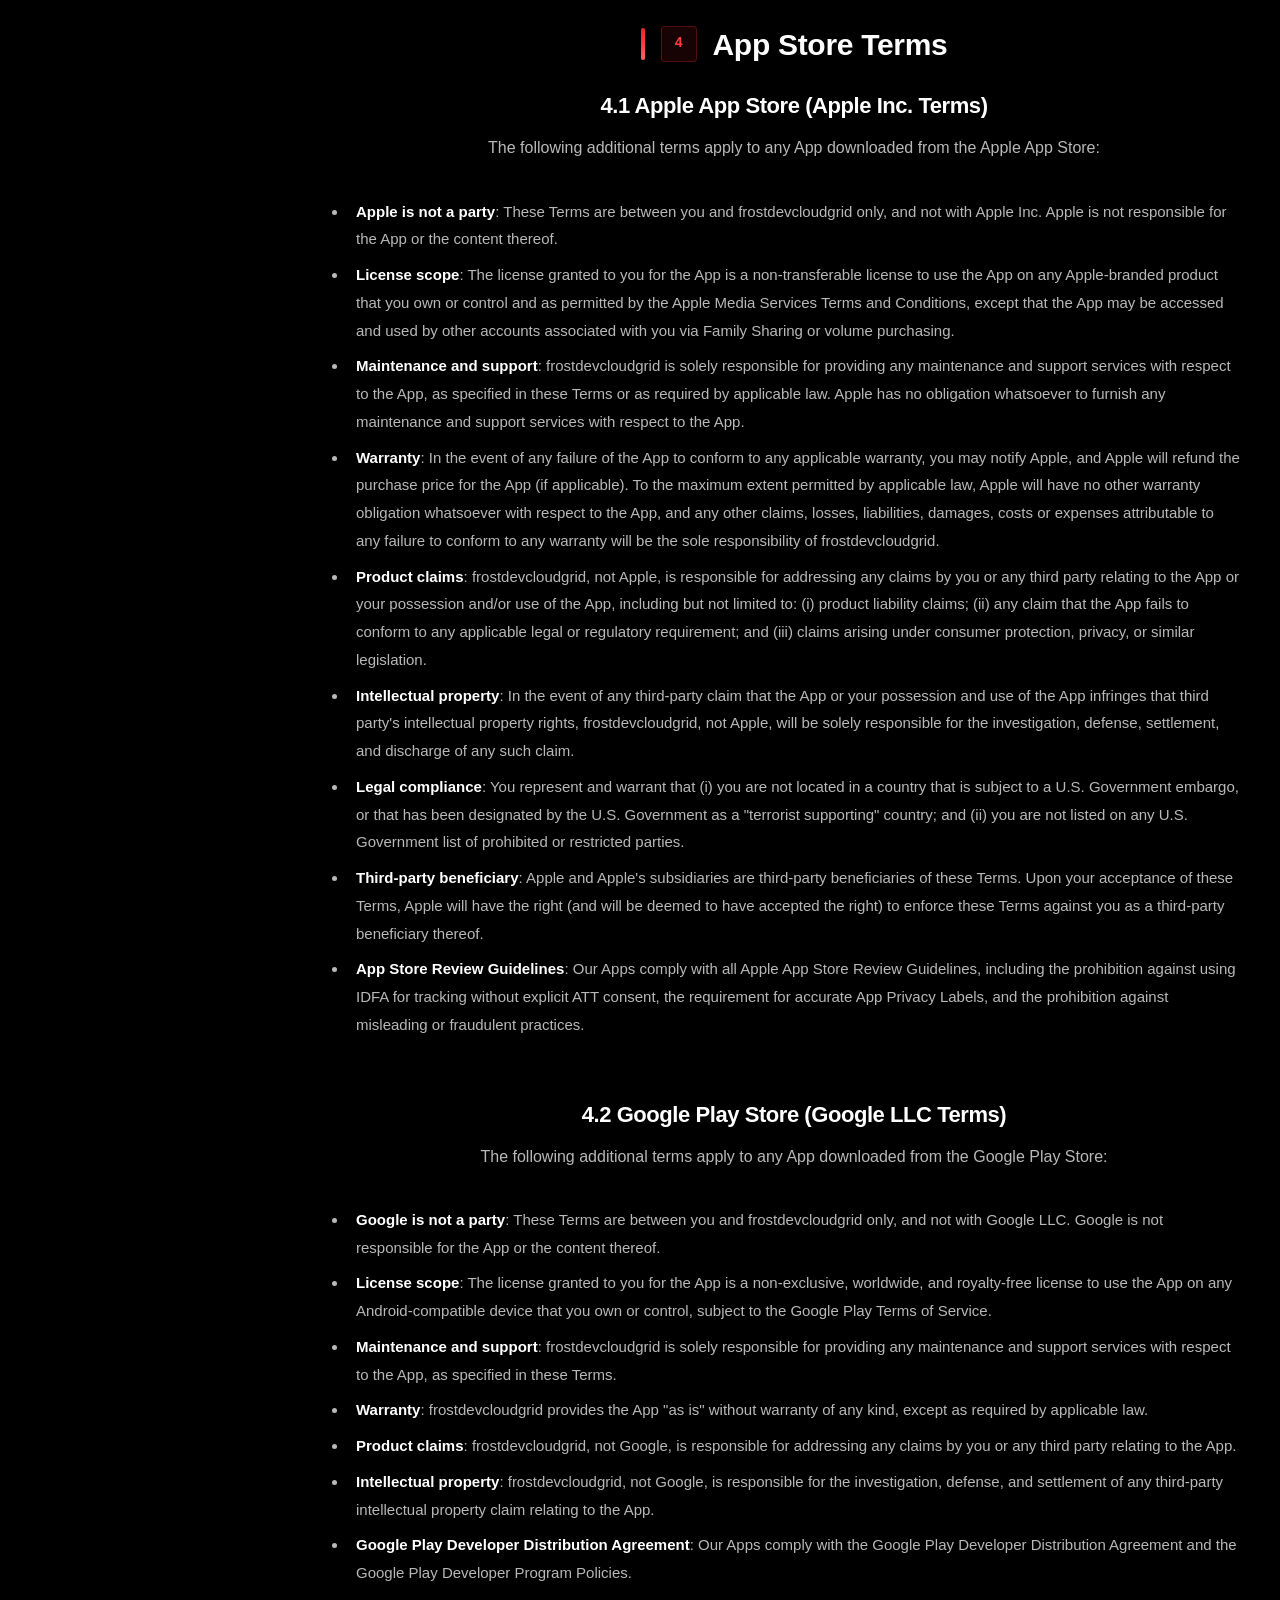
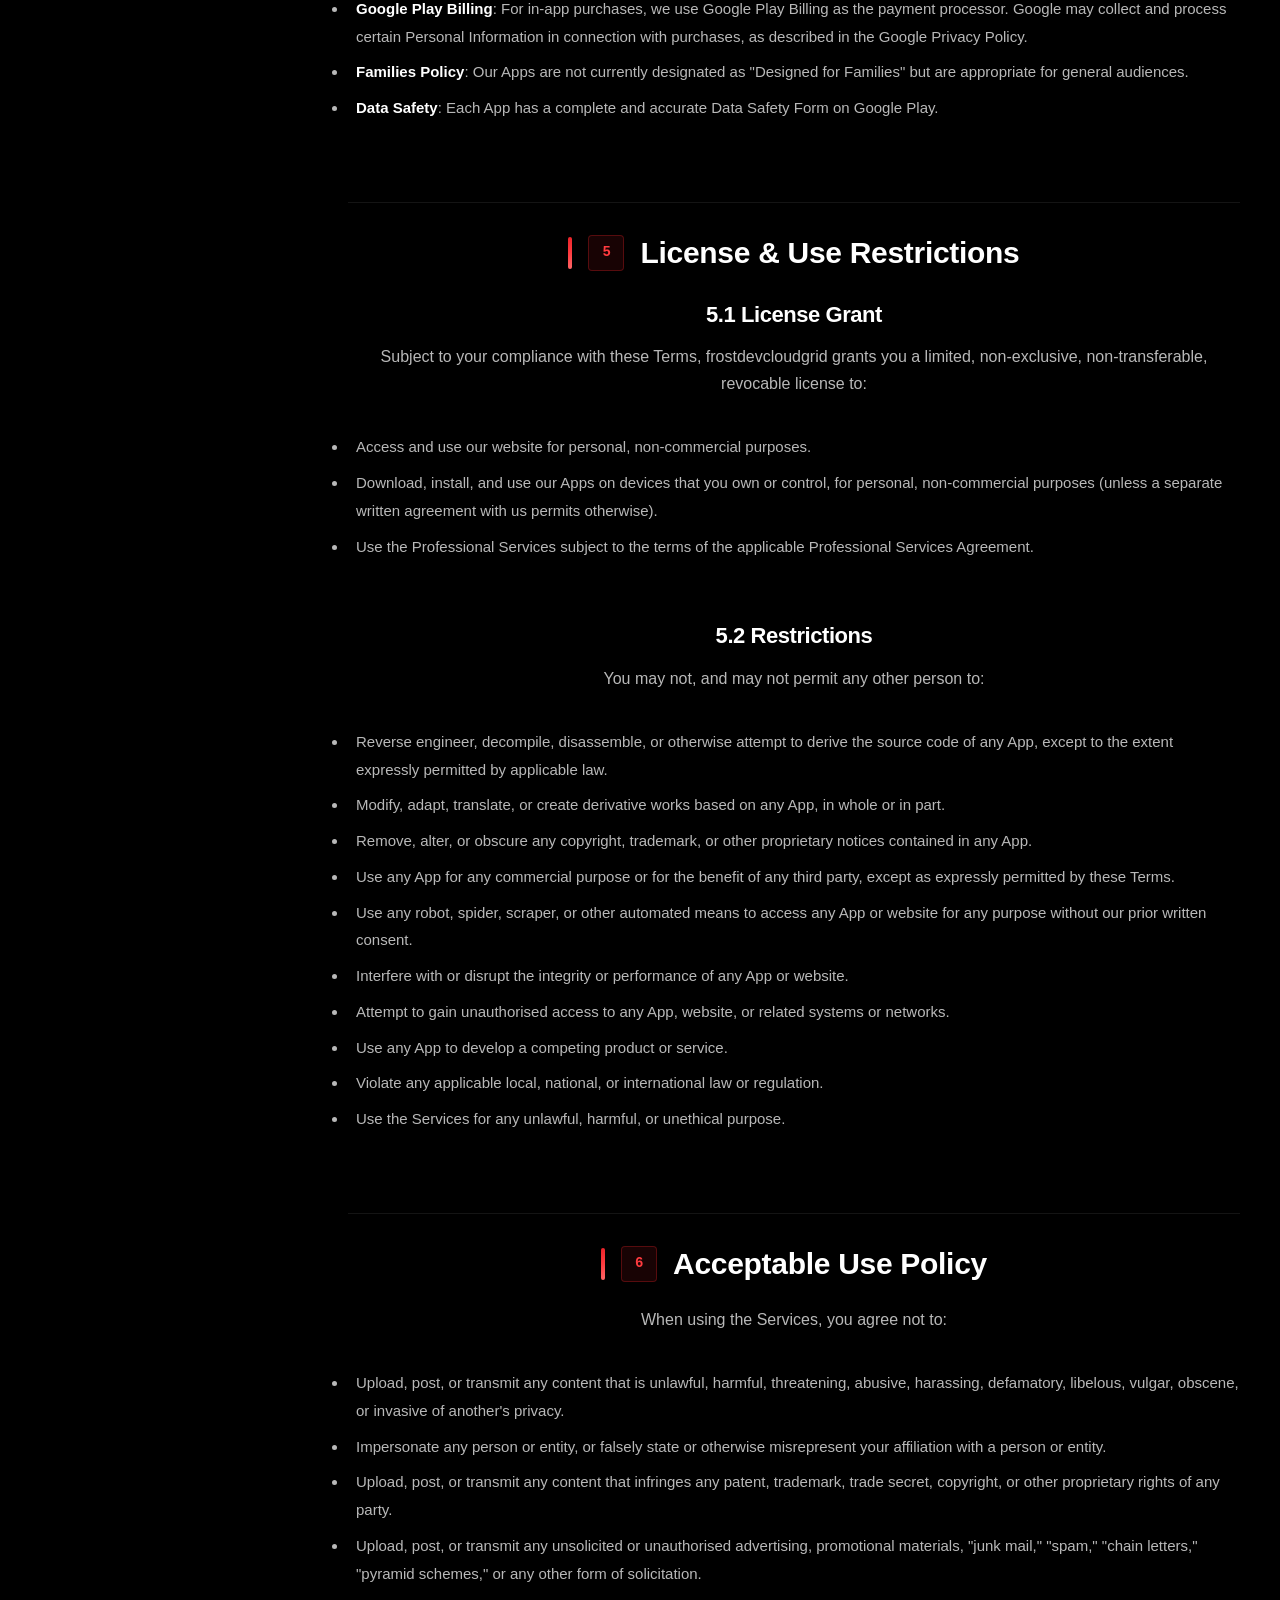
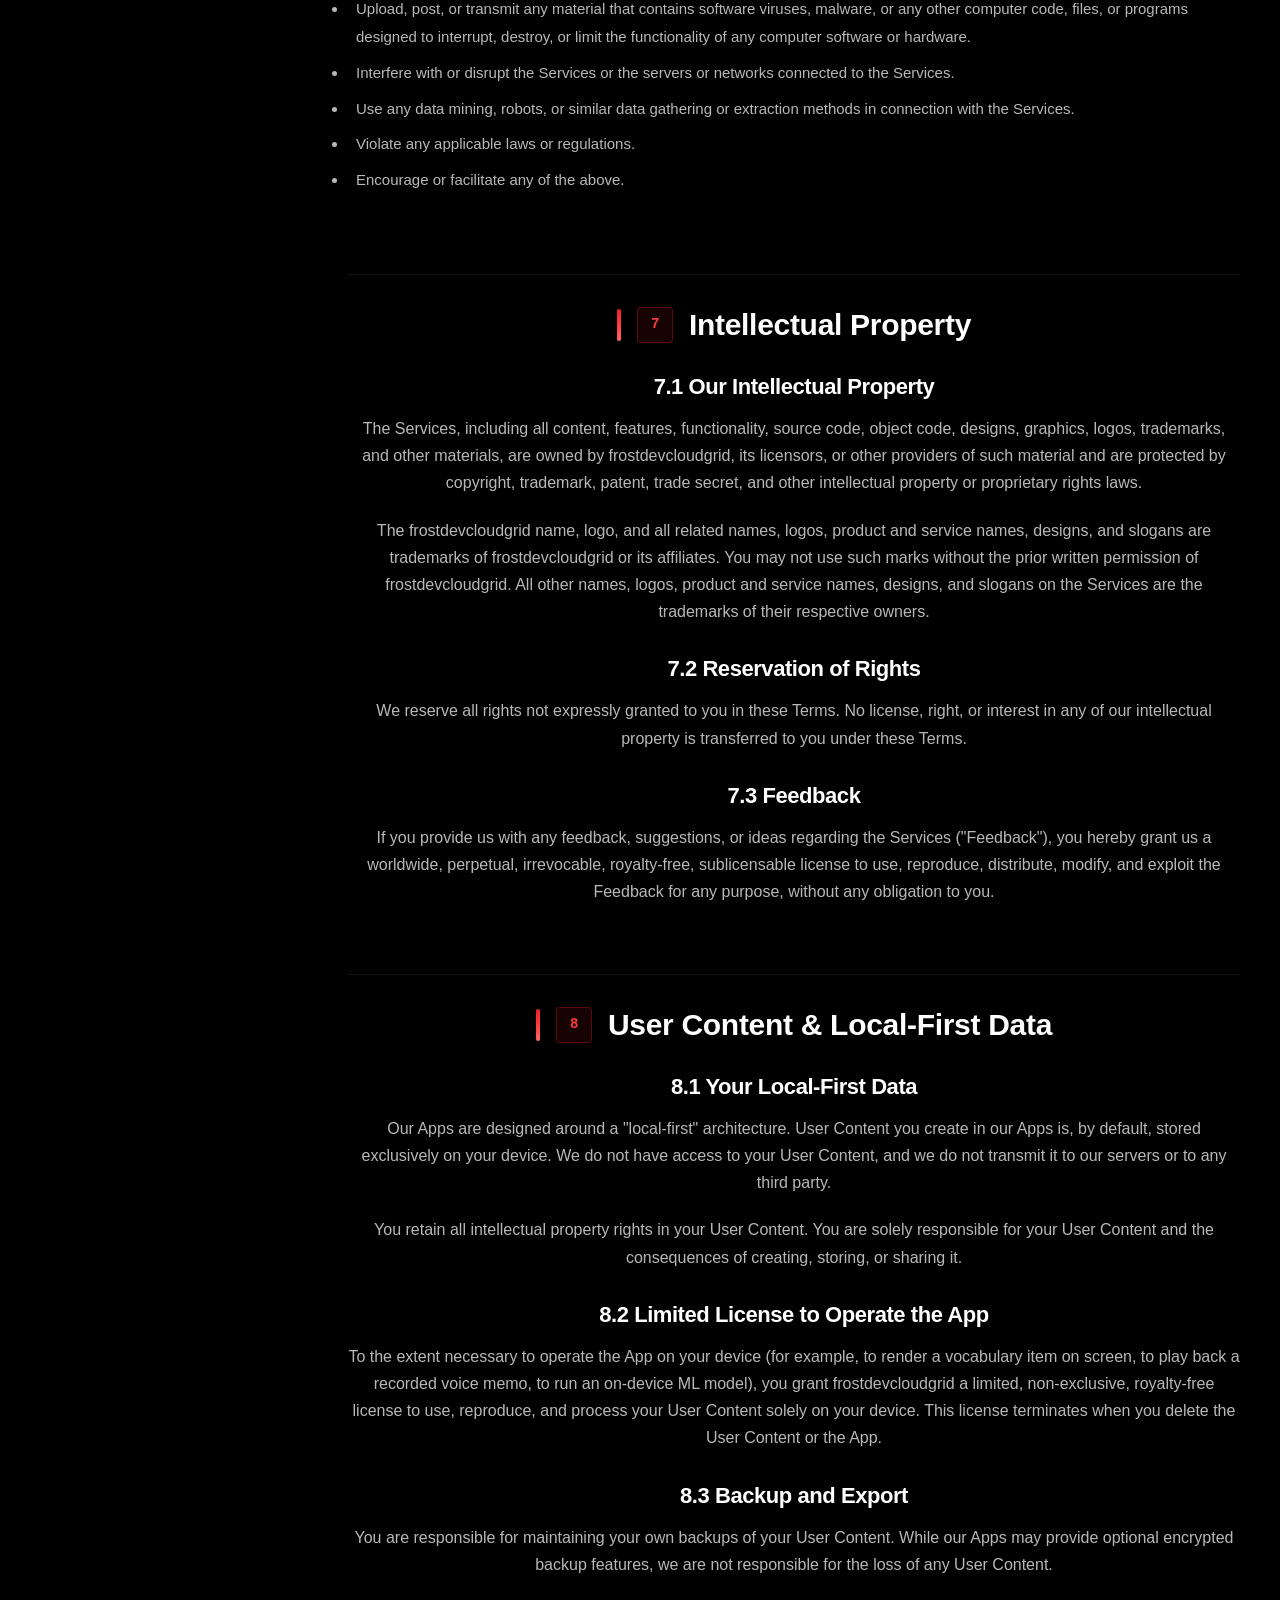
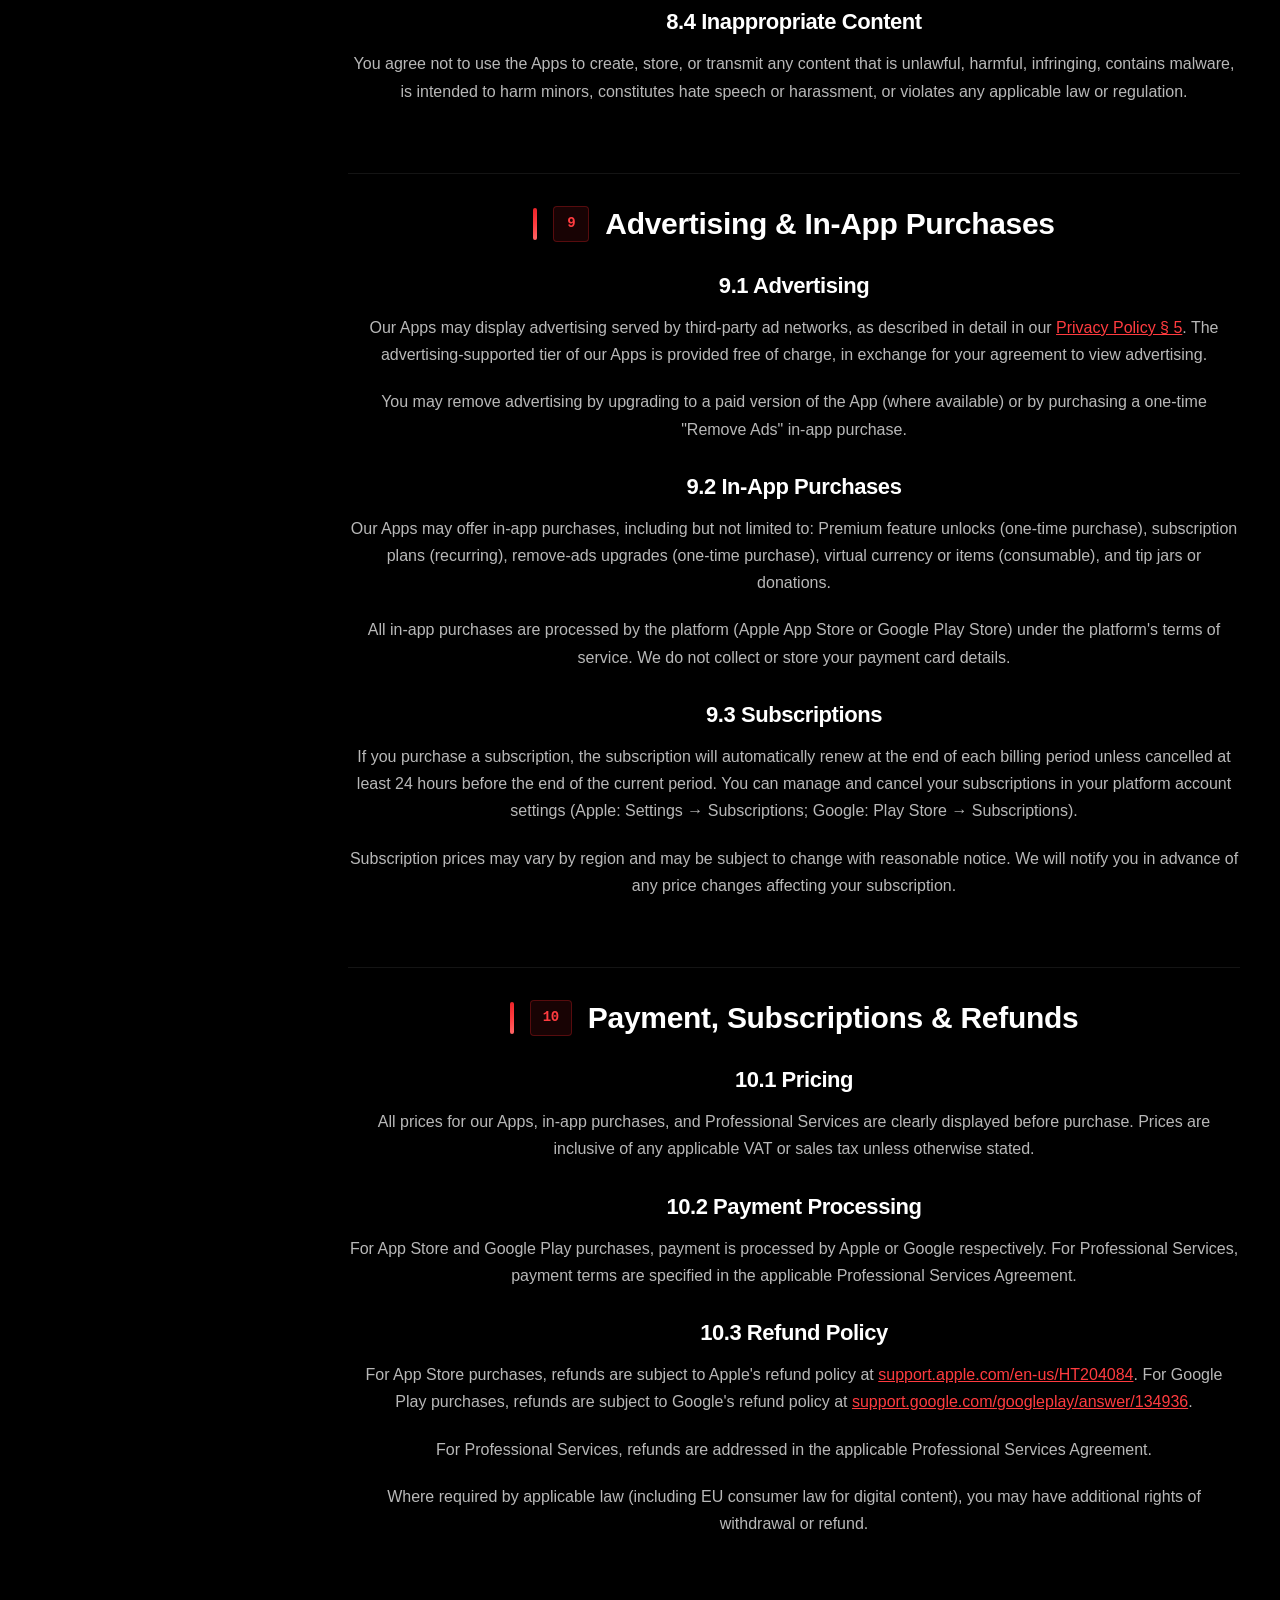
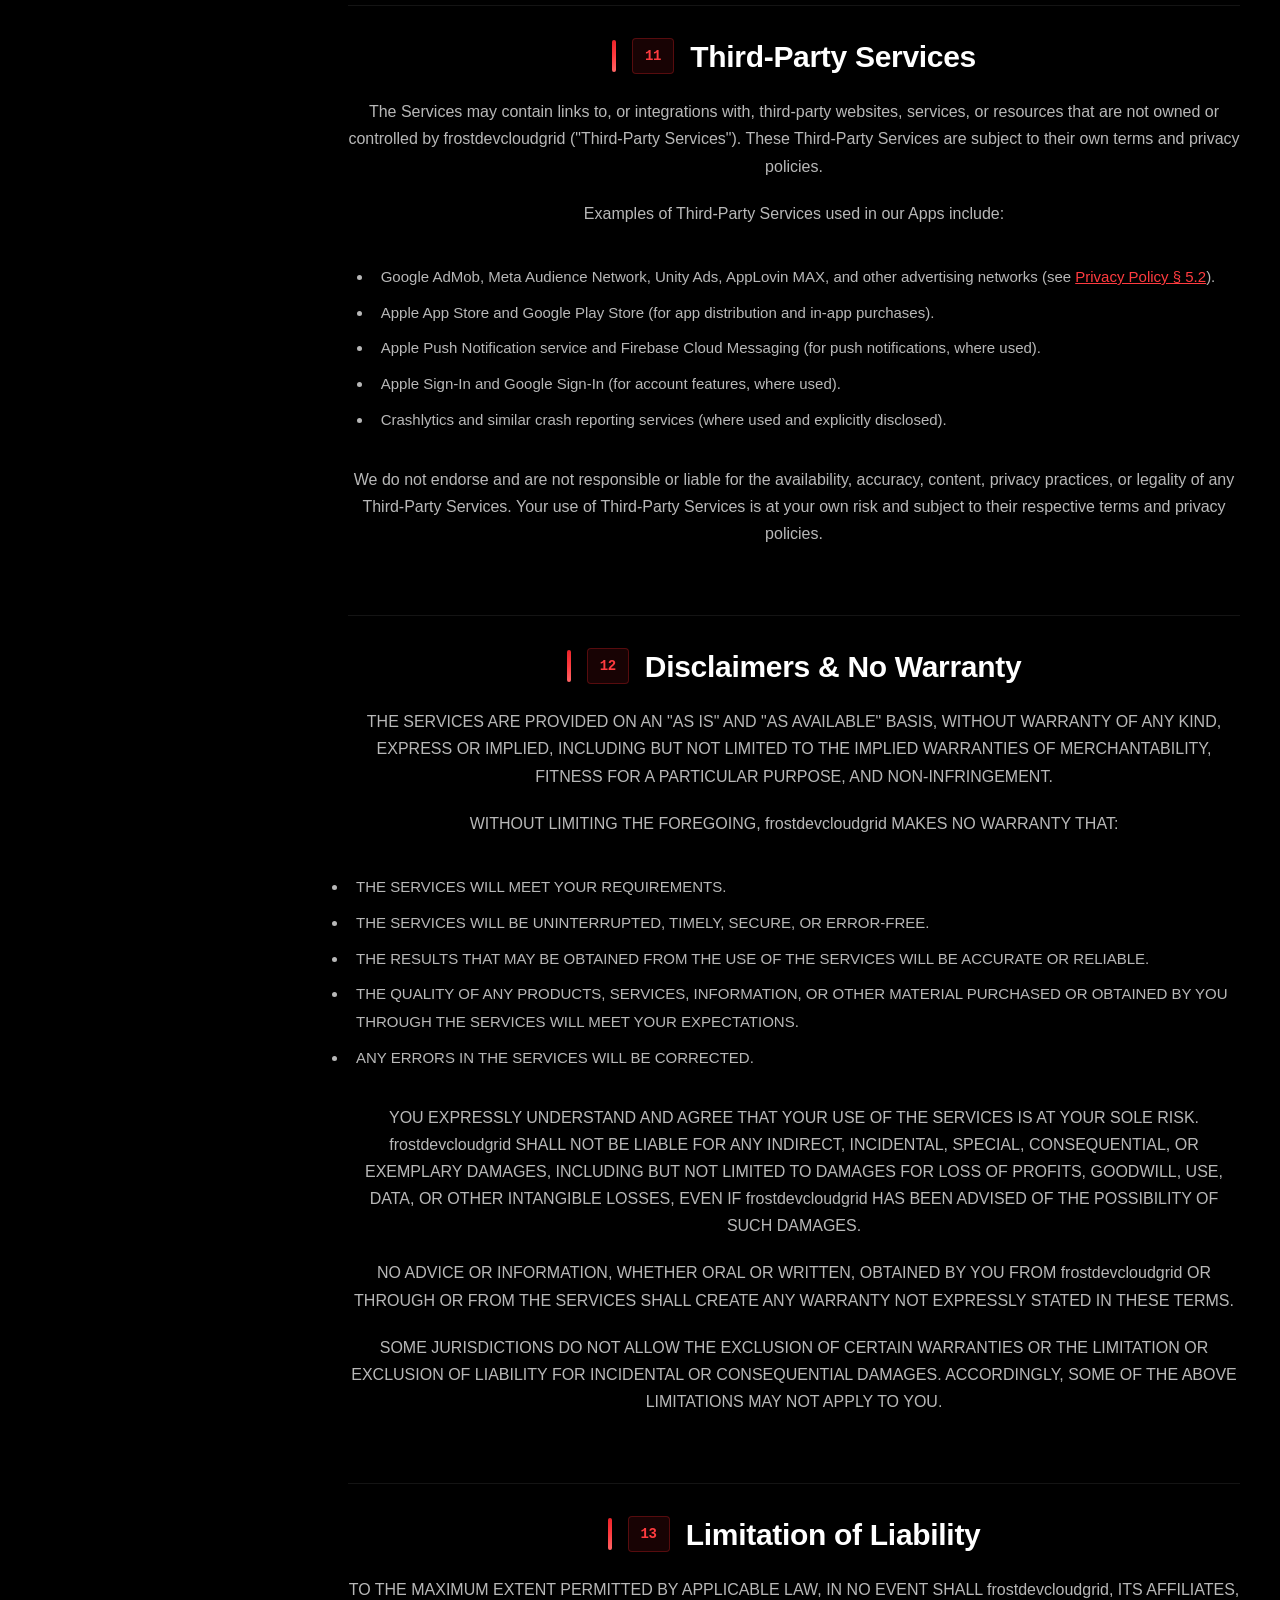
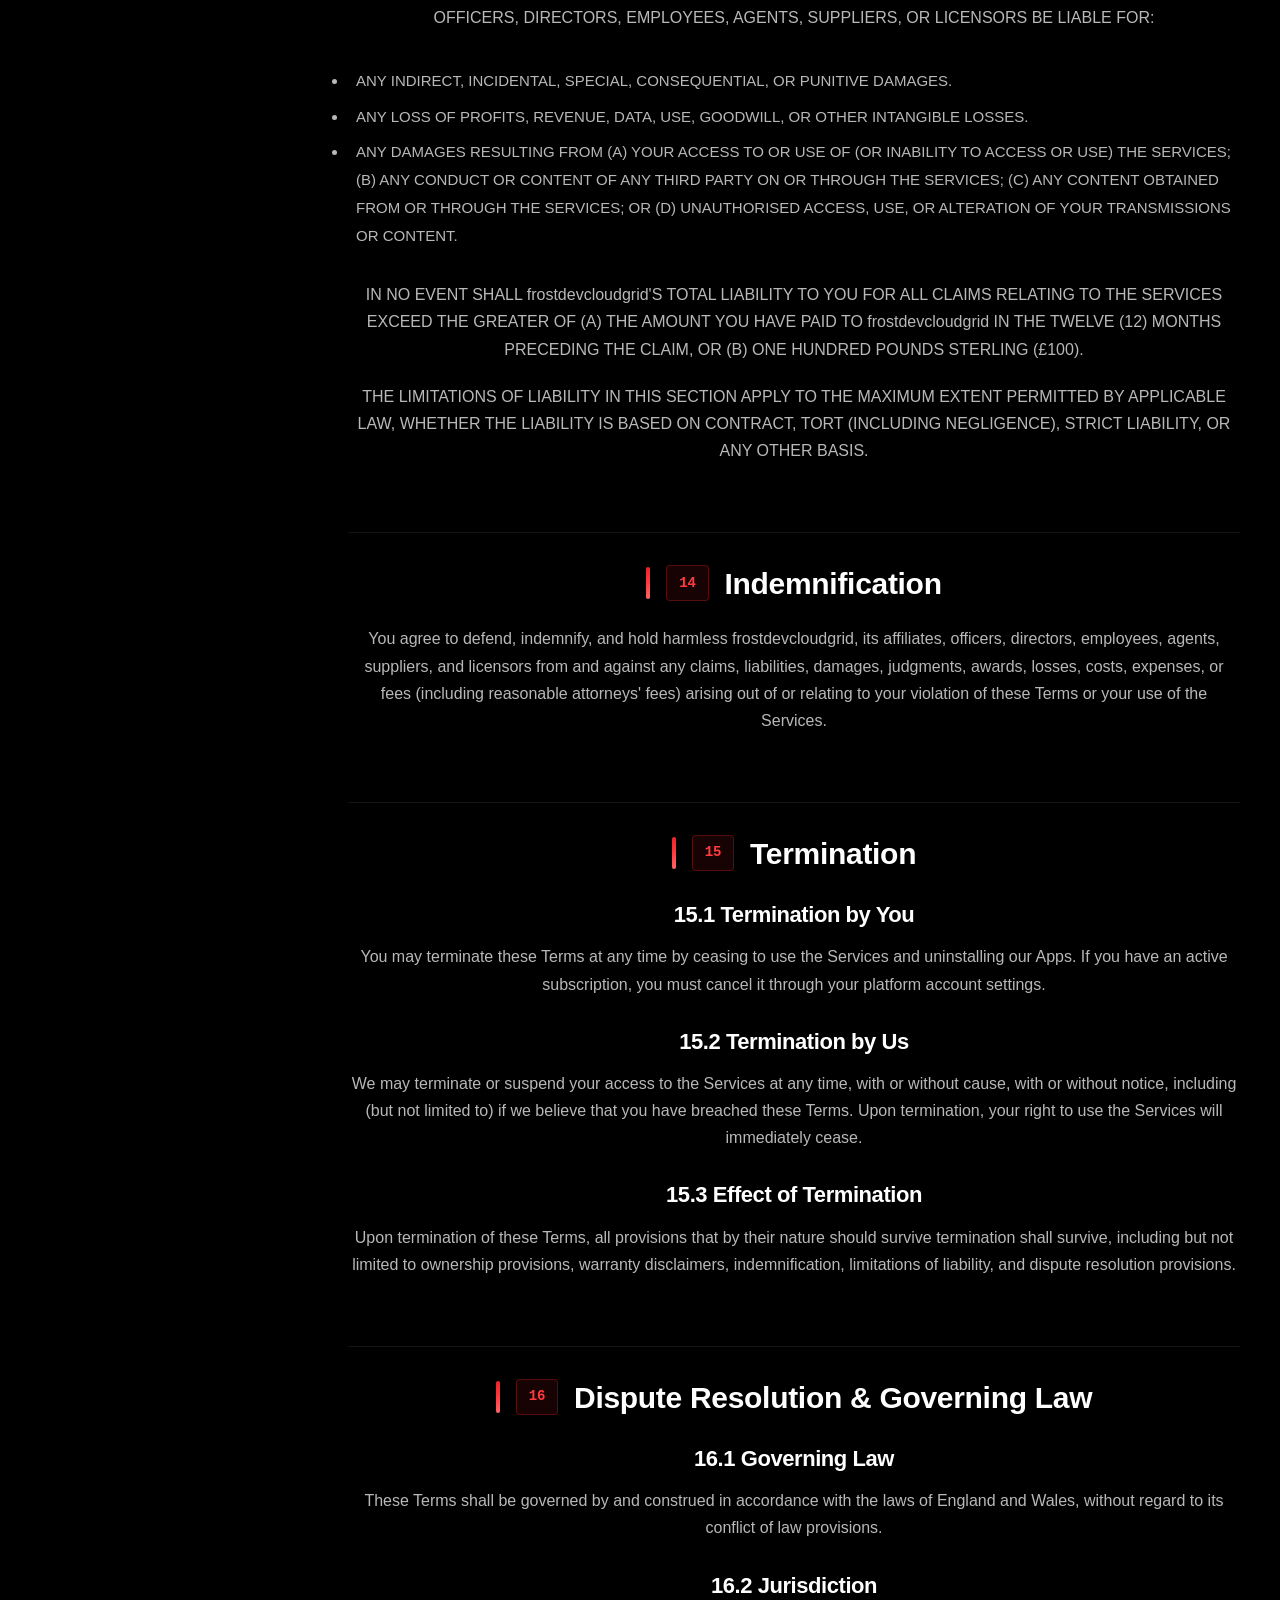
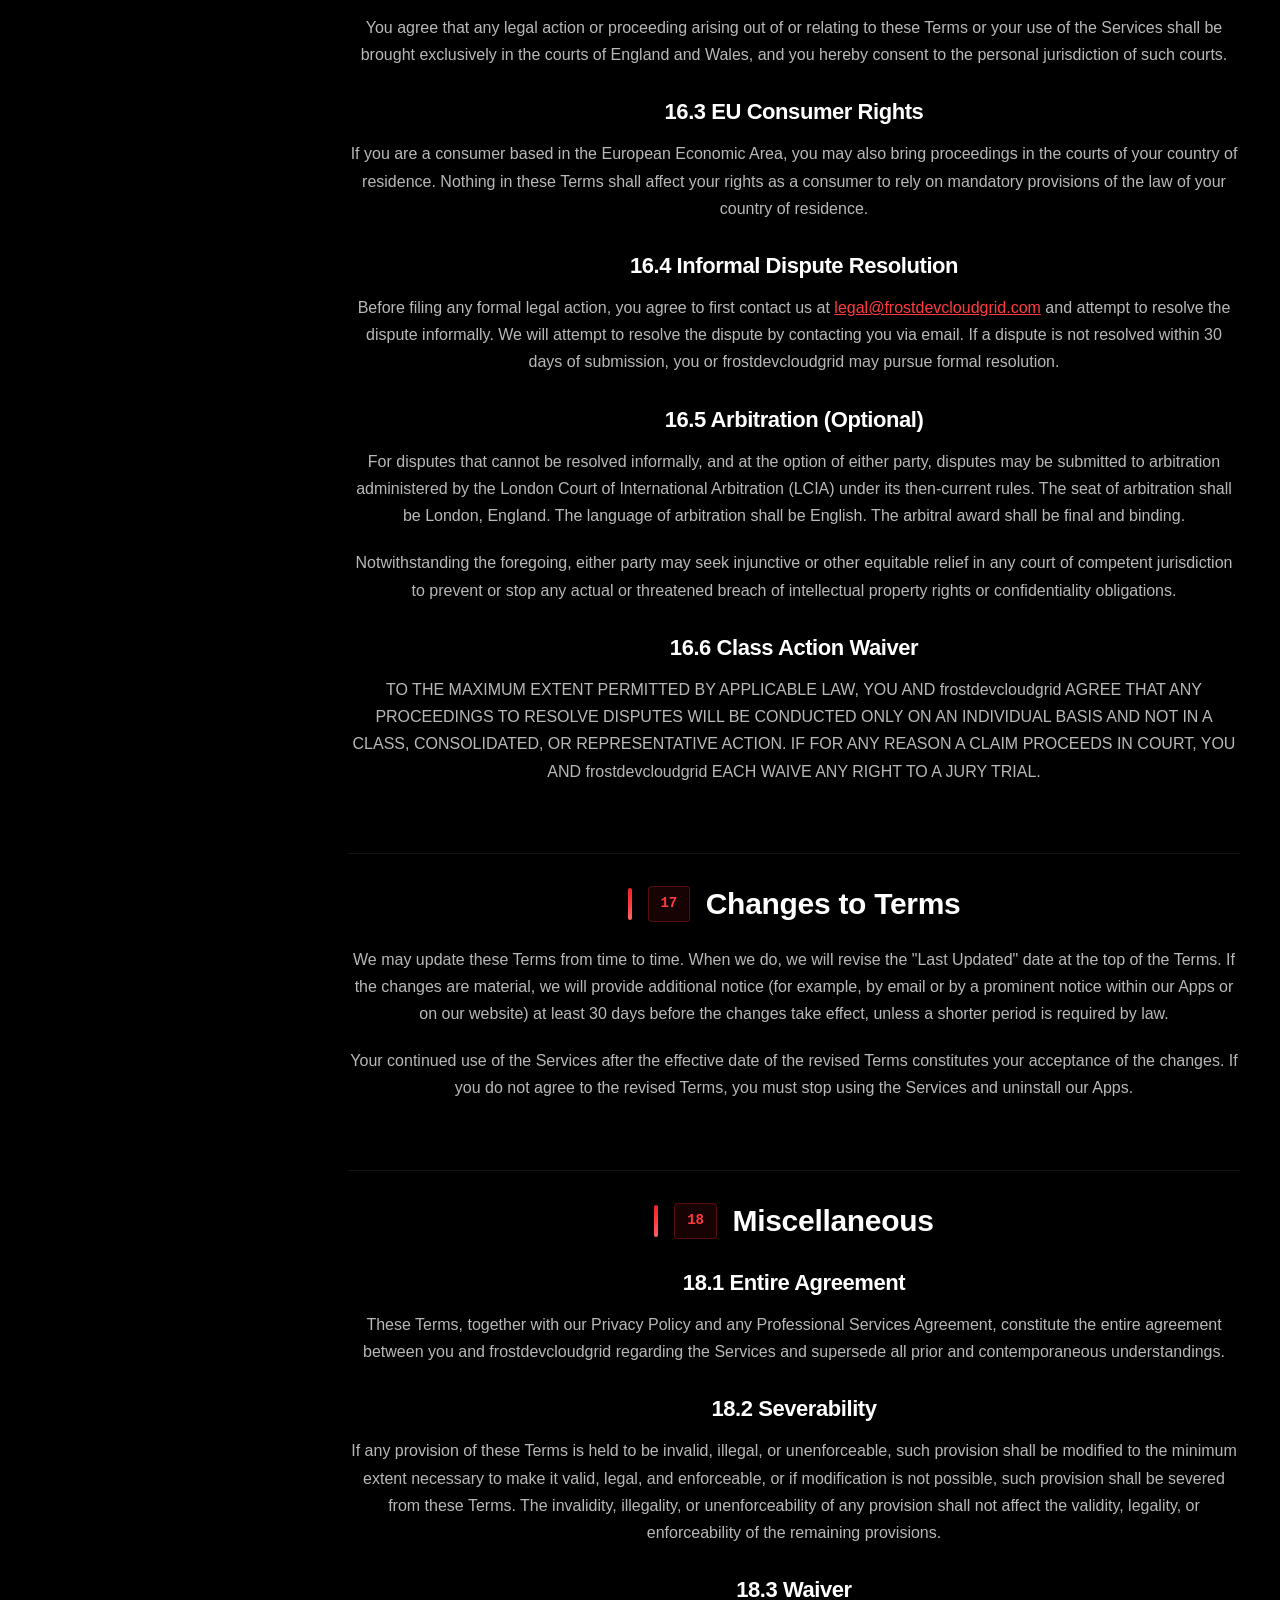
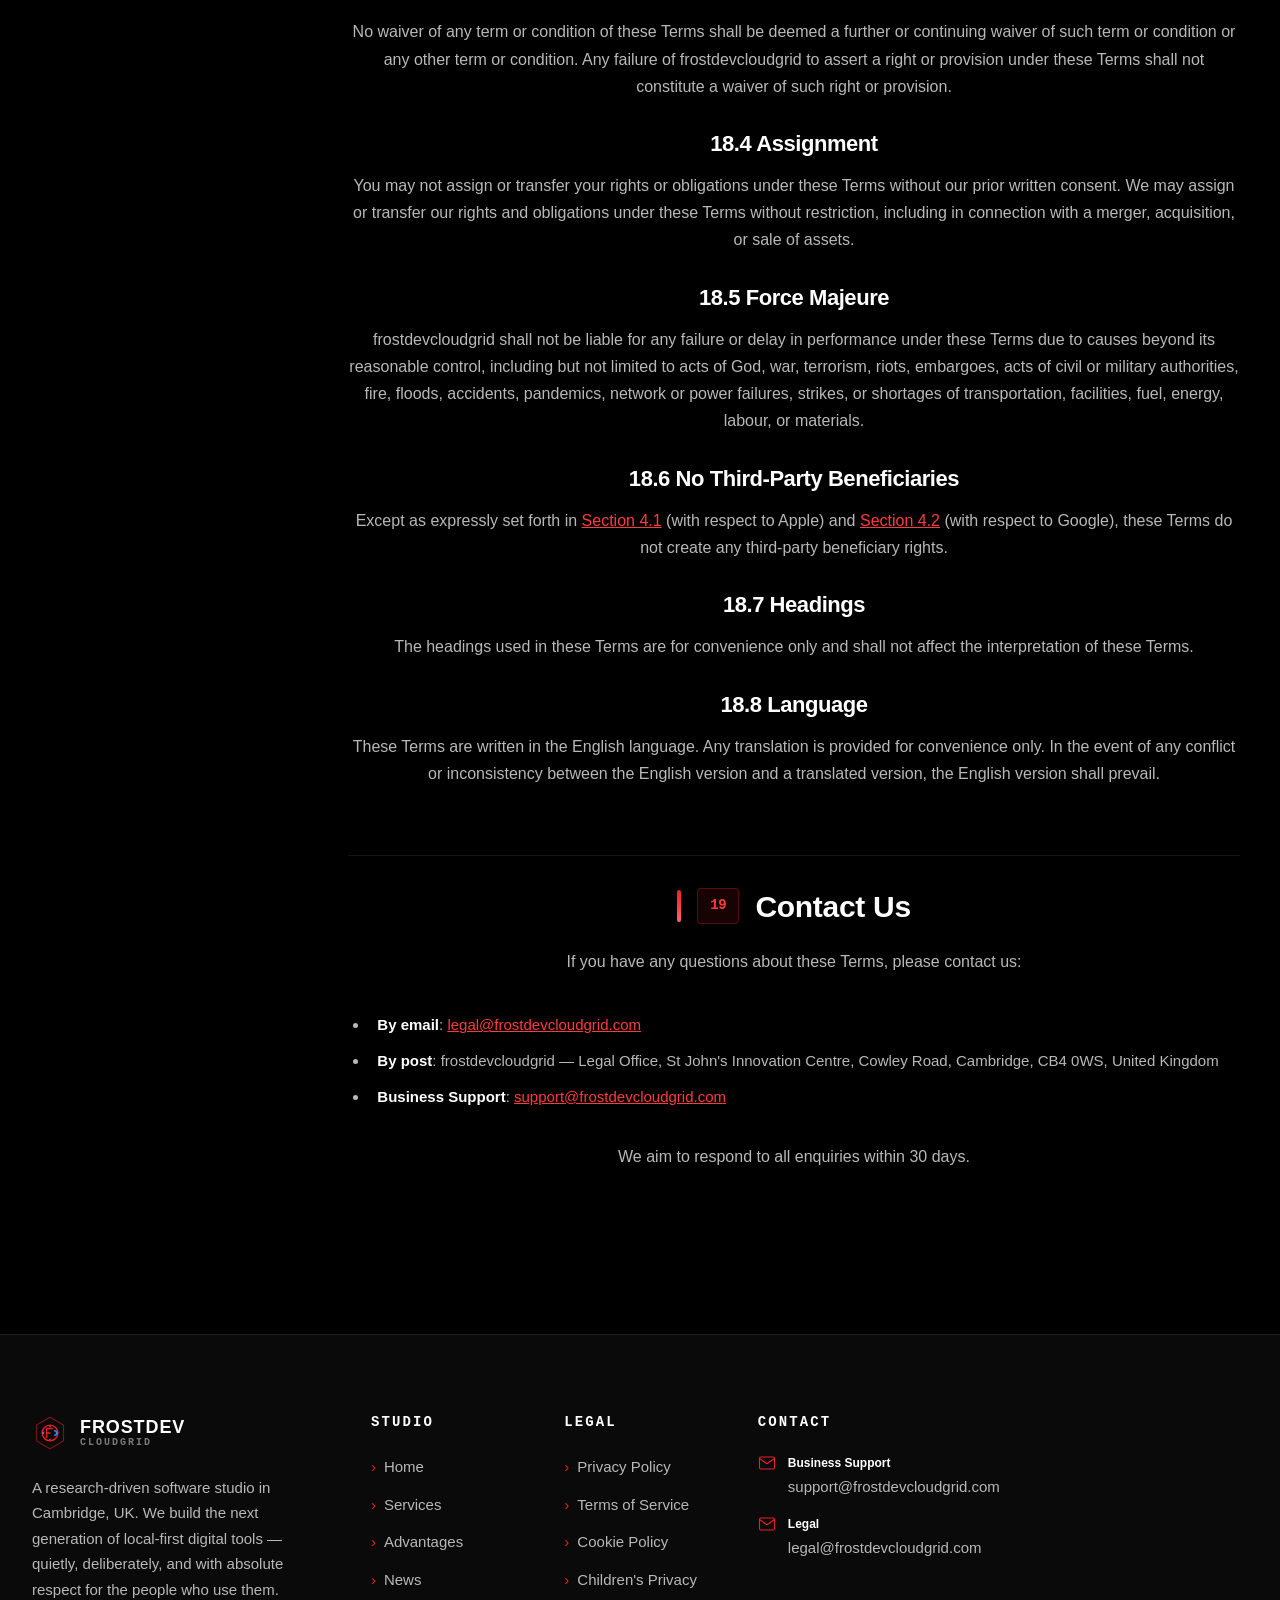
<file: terms.html>
<!DOCTYPE html>
<html lang="en">
<head>
<meta charset="UTF-8">
<meta name="viewport" content="width=device-width, initial-scale=1.0">
<title>Terms of Service — frostdevcloudgrid | App Store, Age, Acceptable Use</title>
<meta name="description" content="Comprehensive Terms of Service covering Apple App Store and Google Play requirements, age restrictions across all major jurisdictions, acceptable use, intellectual property, advertising, payments, and dispute resolution.">
<meta name="keywords" content="frostdevcloudgrid, terms of service, app store, COPPA, age restrictions, acceptable use, GDPR, jurisdiction">

<meta property="og:type" content="website">
<meta property="og:url" content="https://www.frostdevcloudgrid.com/terms.html">
<meta property="og:title" content="Terms of Service — frostdevcloudgrid">
<meta property="og:description" content="Comprehensive Terms of Service covering Apple App Store and Google Play requirements, age restrictions, acceptable use, and more.">
<meta name="twitter:card" content="summary_large_image">
<meta name="twitter:url" content="https://www.frostdevcloudgrid.com/terms.html">
<meta name="twitter:title" content="Terms of Service — frostdevcloudgrid">
<meta name="twitter:description" content="Comprehensive Terms of Service covering Apple App Store and Google Play requirements, age restrictions, acceptable use.">

<link rel="canonical" href="https://www.frostdevcloudgrid.com/terms.html">
<link rel="alternate" hreflang="en" href="https://www.frostdevcloudgrid.com/terms.html">
<link rel="alternate" hreflang="x-default" href="https://www.frostdevcloudgrid.com/terms.html">

<meta name="robots" content="index, follow, max-snippet:-1, max-image-preview:large">
<meta name="author" content="frostdevcloudgrid">
<meta name="language" content="English">

<link rel="icon" type="image/svg+xml" href="images/favicon.svg">
<link rel="apple-touch-icon" href="images/favicon.svg">

<link rel="stylesheet" href="css/common.css">
<link rel="stylesheet" href="css/animations.css">
<link rel="stylesheet" href="css/home.css">
<link rel="stylesheet" href="css/pages.css">
<link rel="stylesheet" href="css/legal.css">
</head>
<body>

<nav class="nav" role="navigation" aria-label="Main navigation">
  <div class="nav-inner">
    <a href="index.html" class="nav-logo" aria-label="frostdevcloudgrid home">
      <img src="images/logo.svg" alt="frostdevcloudgrid logo" width="36" height="36">
      <span class="nav-logo-text">FROSTDEV<span class="small">CLOUDGRID</span></span>
    </a>
    <ul class="nav-menu">
      <li><a href="index.html" class="nav-link">Home</a></li>
      <li><a href="services.html" class="nav-link">Services</a></li>
      <li><a href="advantages.html" class="nav-link">Advantages</a></li>
      <li><a href="news.html" class="nav-link">News</a></li>
      <li><a href="contact.html" class="nav-link">Contact</a></li>
    </ul>
    <div class="nav-cta">
      <a href="contact.html" class="btn btn-primary">Get Started <span class="arrow">&rarr;</span></a>
      <div class="nav-toggle" role="button" aria-label="Toggle menu"><span></span><span></span><span></span></div>
    </div>
  </div>
</nav>

<header class="legal-hero">
  <div class="container">
    <div class="legal-hero-content">
      <div class="breadcrumb" style="justify-content:center;display:flex;">
        <a href="index.html">Home</a>
        <span class="sep">/</span>
        <span>Terms of Service</span>
      </div>
      <span class="eyebrow" style="justify-content:center;">Legal · Terms</span>
      <h1>Terms of <span class="text-gradient">Service</span></h1>
      <p>These Terms of Service ("Terms") govern your access to and use of our website, our mobile applications, and the professional services we offer. Please read them carefully before using our Services.</p>
      <span class="updated">Last Updated: June 30, 2026 · Effective Immediately</span>
    </div>
  </div>
</header>

<div class="legal-layout">
  <aside class="legal-sidebar">
    <h4>Contents</h4>
    <nav class="legal-toc" aria-label="Table of contents">
      <a href="#agreement">1. Agreement to Terms</a>
      <a href="#definitions">2. Definitions</a>
      <a href="#eligibility">3. Eligibility & Age Restrictions</a>
      <a href="#app-stores">4. App Store Terms</a>
      <a href="#apple" class="level-2">4.1 Apple App Store</a>
      <a href="#google" class="level-2">4.2 Google Play Store</a>
      <a href="#use-license">5. License & Use Restrictions</a>
      <a href="#acceptable-use">6. Acceptable Use Policy</a>
      <a href="#ip">7. Intellectual Property</a>
      <a href="#user-content">8. User Content & Local-First Data</a>
      <a href="#advertising">9. Advertising & In-App Purchases</a>
      <a href="#payment">10. Payment, Subscriptions & Refunds</a>
      <a href="#third-party">11. Third-Party Services</a>
      <a href="#disclaimers">12. Disclaimers & No Warranty</a>
      <a href="#limitation">13. Limitation of Liability</a>
      <a href="#indemnification">14. Indemnification</a>
      <a href="#termination">15. Termination</a>
      <a href="#disputes">16. Dispute Resolution & Governing Law</a>
      <a href="#changes">17. Changes to Terms</a>
      <a href="#misc">18. Miscellaneous</a>
      <a href="#contact">19. Contact Us</a>
    </nav>
  </aside>

  <main class="legal-content">
    <section id="agreement">
      <h2><span class="legal-section-num">1</span>Agreement to Terms</h2>
      <p>By accessing or using our website at frostdevcloudgrid.com, downloading, installing, or using any of our mobile applications, or engaging us for any professional service, you agree to be bound by these Terms of Service and our <a href="privacy.html">Privacy Policy</a>. If you do not agree, you must not use our Services.</p>
      <p>These Terms constitute a legally binding agreement between you (the "User" or "you") and frostdevcloudgrid ("we", "us", or "our"). They apply to all visitors, users, and others who access or use the Services.</p>
    </section>

    <section id="definitions">
      <h2><span class="legal-section-num">2</span>Definitions</h2>
      <ul>
        <li><strong>"App"</strong> or <strong>"Apps"</strong> means any mobile application published by frostdevcloudgrid on the Apple App Store, Google Play Store, or any other distribution platform, including but not limited to Pawprint, Hearth, Lexicon, Atelier, Stave, and Ledger.</li>
        <li><strong>"Content"</strong> means all text, graphics, images, music, video, audio, code, data, and other material that may appear on or through the Services.</li>
        <li><strong>"User Content"</strong> means any content that a user creates, uploads, stores, or transmits through the Apps, including pet health records, wardrobe inventory items, vocabulary lists, sheet music scans, and financial entries.</li>
        <li><strong>"Services"</strong> means, collectively, our website, our Apps, and any professional services we provide to clients.</li>
        <li><strong>"Professional Services"</strong> means the design, development, consulting, strategy, and other services we offer to clients on a paid basis.</li>
        <li><strong>"Professional Services Agreement"</strong> means the separate written agreement entered into between frostdevcloudgrid and a client for the provision of Professional Services.</li>
      </ul>
    </section>

    <section id="eligibility">
      <h2><span class="legal-section-num">3</span>Eligibility & Age Restrictions</h2>
      <p>By using the Services, you represent and warrant that:</p>
      <ul class="checklist">
        <li>You are at least 13 years of age (or 16 in the European Economic Area, the United Kingdom, and Switzerland, in line with GDPR-K).</li>
        <li>You are of the legal age to enter into a binding contract in your jurisdiction of residence.</li>
        <li>You are not barred from using the Services under any applicable law.</li>
        <li>You will only use the Services for lawful purposes and in accordance with these Terms.</li>
      </ul>

      <h3>3.1 Age-Specific Provisions</h3>
      <p>Different jurisdictions have different minimum age requirements for the use of online services. We have adopted the highest common standard of 13 years of age (or 16 in the EEA, UK, and Switzerland). However, certain jurisdictions require higher or lower ages:</p>
      <table class="legal-table">
        <thead><tr><th>Jurisdiction</th><th>Minimum Age</th><th>Legal Basis</th></tr></thead>
        <tbody>
          <tr><td>United States</td><td>13</td><td>COPPA (Children's Online Privacy Protection Act)</td></tr>
          <tr><td>United Kingdom</td><td>13</td><td>UK GDPR / ICO Age-Appropriate Design Code</td></tr>
          <tr><td>European Economic Area</td><td>16</td><td>GDPR Art. 8 (or 13 if Member State permits)</td></tr>
          <tr><td>Switzerland</td><td>16</td><td>nDSG / FDPIC</td></tr>
          <tr><td>Australia</td><td>15 (or as set by Privacy Act determination)</td><td>Privacy Act 1988</td></tr>
          <tr><td>Canada</td><td>13</td><td>PIPEDA</td></tr>
          <tr><td>Japan</td><td>18 (or under 18 with parental consent)</td><td>APPI</td></tr>
          <tr><td>South Korea</td><td>14</td><td>PIPA / NIA guidance</td></tr>
          <tr><td>Brazil</td><td>18 (or under 18 with parental consent)</td><td>LGPD</td></tr>
          <tr><td>China (PRC)</td><td>14</td><td>PIPL / CAC measures</td></tr>
          <tr><td>India</td><td>18 (or under 18 with parental consent)</td><td>DPDPA 2023</td></tr>
          <tr><td>Singapore</td><td>13</td><td>PDPA</td></tr>
          <tr><td>UAE</td><td>21 (general contract age) / 18 with conditions</td><td>UAE Civil Code</td></tr>
        </tbody>
      </table>

      <h3>3.2 Parental Responsibility</h3>
      <p>If you are a parent or legal guardian and you believe your child has used our Services in violation of these age restrictions, please contact us at <a href="mailto:privacy@frostdevcloudgrid.com">privacy@frostdevcloudgrid.com</a>. We will take steps to delete any Personal Information collected from your child and to terminate your child's access to the Services.</p>
      <p>If you are a parent or legal guardian and you wish to consent to your child's use of the Services in a jurisdiction that requires parental consent, please contact us at <a href="mailto:privacy@frostdevcloudgrid.com">privacy@frostdevcloudgrid.com</a> for a parental consent workflow. We do not knowingly collect Personal Information from children without verifiable parental consent where required by law.</p>

      <h3>3.3 Age-Gating</h3>
      <p>Our Apps use a self-declared age gate at first launch. Users under the applicable minimum age are blocked from accessing the App's advertising-supported features and from creating User Content. We do not collect age data from the age gate; the gate is a local-only on-device check.</p>
    </section>

    <section id="app-stores">
      <h2><span class="legal-section-num">4</span>App Store Terms</h2>

      <h3 id="apple">4.1 Apple App Store (Apple Inc. Terms)</h3>
      <p>The following additional terms apply to any App downloaded from the Apple App Store:</p>
      <ul>
        <li><strong>Apple is not a party</strong>: These Terms are between you and frostdevcloudgrid only, and not with Apple Inc. Apple is not responsible for the App or the content thereof.</li>
        <li><strong>License scope</strong>: The license granted to you for the App is a non-transferable license to use the App on any Apple-branded product that you own or control and as permitted by the Apple Media Services Terms and Conditions, except that the App may be accessed and used by other accounts associated with you via Family Sharing or volume purchasing.</li>
        <li><strong>Maintenance and support</strong>: frostdevcloudgrid is solely responsible for providing any maintenance and support services with respect to the App, as specified in these Terms or as required by applicable law. Apple has no obligation whatsoever to furnish any maintenance and support services with respect to the App.</li>
        <li><strong>Warranty</strong>: In the event of any failure of the App to conform to any applicable warranty, you may notify Apple, and Apple will refund the purchase price for the App (if applicable). To the maximum extent permitted by applicable law, Apple will have no other warranty obligation whatsoever with respect to the App, and any other claims, losses, liabilities, damages, costs or expenses attributable to any failure to conform to any warranty will be the sole responsibility of frostdevcloudgrid.</li>
        <li><strong>Product claims</strong>: frostdevcloudgrid, not Apple, is responsible for addressing any claims by you or any third party relating to the App or your possession and/or use of the App, including but not limited to: (i) product liability claims; (ii) any claim that the App fails to conform to any applicable legal or regulatory requirement; and (iii) claims arising under consumer protection, privacy, or similar legislation.</li>
        <li><strong>Intellectual property</strong>: In the event of any third-party claim that the App or your possession and use of the App infringes that third party's intellectual property rights, frostdevcloudgrid, not Apple, will be solely responsible for the investigation, defense, settlement, and discharge of any such claim.</li>
        <li><strong>Legal compliance</strong>: You represent and warrant that (i) you are not located in a country that is subject to a U.S. Government embargo, or that has been designated by the U.S. Government as a "terrorist supporting" country; and (ii) you are not listed on any U.S. Government list of prohibited or restricted parties.</li>
        <li><strong>Third-party beneficiary</strong>: Apple and Apple's subsidiaries are third-party beneficiaries of these Terms. Upon your acceptance of these Terms, Apple will have the right (and will be deemed to have accepted the right) to enforce these Terms against you as a third-party beneficiary thereof.</li>
        <li><strong>App Store Review Guidelines</strong>: Our Apps comply with all Apple App Store Review Guidelines, including the prohibition against using IDFA for tracking without explicit ATT consent, the requirement for accurate App Privacy Labels, and the prohibition against misleading or fraudulent practices.</li>
      </ul>

      <h3 id="google">4.2 Google Play Store (Google LLC Terms)</h3>
      <p>The following additional terms apply to any App downloaded from the Google Play Store:</p>
      <ul>
        <li><strong>Google is not a party</strong>: These Terms are between you and frostdevcloudgrid only, and not with Google LLC. Google is not responsible for the App or the content thereof.</li>
        <li><strong>License scope</strong>: The license granted to you for the App is a non-exclusive, worldwide, and royalty-free license to use the App on any Android-compatible device that you own or control, subject to the Google Play Terms of Service.</li>
        <li><strong>Maintenance and support</strong>: frostdevcloudgrid is solely responsible for providing any maintenance and support services with respect to the App, as specified in these Terms.</li>
        <li><strong>Warranty</strong>: frostdevcloudgrid provides the App "as is" without warranty of any kind, except as required by applicable law.</li>
        <li><strong>Product claims</strong>: frostdevcloudgrid, not Google, is responsible for addressing any claims by you or any third party relating to the App.</li>
        <li><strong>Intellectual property</strong>: frostdevcloudgrid, not Google, is responsible for the investigation, defense, and settlement of any third-party intellectual property claim relating to the App.</li>
        <li><strong>Google Play Developer Distribution Agreement</strong>: Our Apps comply with the Google Play Developer Distribution Agreement and the Google Play Developer Program Policies.</li>
        <li><strong>Google Play Billing</strong>: For in-app purchases, we use Google Play Billing as the payment processor. Google may collect and process certain Personal Information in connection with purchases, as described in the Google Privacy Policy.</li>
        <li><strong>Families Policy</strong>: Our Apps are not currently designated as "Designed for Families" but are appropriate for general audiences.</li>
        <li><strong>Data Safety</strong>: Each App has a complete and accurate Data Safety Form on Google Play.</li>
      </ul>
    </section>

    <section id="use-license">
      <h2><span class="legal-section-num">5</span>License & Use Restrictions</h2>

      <h3>5.1 License Grant</h3>
      <p>Subject to your compliance with these Terms, frostdevcloudgrid grants you a limited, non-exclusive, non-transferable, revocable license to:</p>
      <ul>
        <li>Access and use our website for personal, non-commercial purposes.</li>
        <li>Download, install, and use our Apps on devices that you own or control, for personal, non-commercial purposes (unless a separate written agreement with us permits otherwise).</li>
        <li>Use the Professional Services subject to the terms of the applicable Professional Services Agreement.</li>
      </ul>

      <h3>5.2 Restrictions</h3>
      <p>You may not, and may not permit any other person to:</p>
      <ul>
        <li>Reverse engineer, decompile, disassemble, or otherwise attempt to derive the source code of any App, except to the extent expressly permitted by applicable law.</li>
        <li>Modify, adapt, translate, or create derivative works based on any App, in whole or in part.</li>
        <li>Remove, alter, or obscure any copyright, trademark, or other proprietary notices contained in any App.</li>
        <li>Use any App for any commercial purpose or for the benefit of any third party, except as expressly permitted by these Terms.</li>
        <li>Use any robot, spider, scraper, or other automated means to access any App or website for any purpose without our prior written consent.</li>
        <li>Interfere with or disrupt the integrity or performance of any App or website.</li>
        <li>Attempt to gain unauthorised access to any App, website, or related systems or networks.</li>
        <li>Use any App to develop a competing product or service.</li>
        <li>Violate any applicable local, national, or international law or regulation.</li>
        <li>Use the Services for any unlawful, harmful, or unethical purpose.</li>
      </ul>
    </section>

    <section id="acceptable-use">
      <h2><span class="legal-section-num">6</span>Acceptable Use Policy</h2>
      <p>When using the Services, you agree not to:</p>
      <ul>
        <li>Upload, post, or transmit any content that is unlawful, harmful, threatening, abusive, harassing, defamatory, libelous, vulgar, obscene, or invasive of another's privacy.</li>
        <li>Impersonate any person or entity, or falsely state or otherwise misrepresent your affiliation with a person or entity.</li>
        <li>Upload, post, or transmit any content that infringes any patent, trademark, trade secret, copyright, or other proprietary rights of any party.</li>
        <li>Upload, post, or transmit any unsolicited or unauthorised advertising, promotional materials, "junk mail," "spam," "chain letters," "pyramid schemes," or any other form of solicitation.</li>
        <li>Upload, post, or transmit any material that contains software viruses, malware, or any other computer code, files, or programs designed to interrupt, destroy, or limit the functionality of any computer software or hardware.</li>
        <li>Interfere with or disrupt the Services or the servers or networks connected to the Services.</li>
        <li>Use any data mining, robots, or similar data gathering or extraction methods in connection with the Services.</li>
        <li>Violate any applicable laws or regulations.</li>
        <li>Encourage or facilitate any of the above.</li>
      </ul>
    </section>

    <section id="ip">
      <h2><span class="legal-section-num">7</span>Intellectual Property</h2>
      <h3>7.1 Our Intellectual Property</h3>
      <p>The Services, including all content, features, functionality, source code, object code, designs, graphics, logos, trademarks, and other materials, are owned by frostdevcloudgrid, its licensors, or other providers of such material and are protected by copyright, trademark, patent, trade secret, and other intellectual property or proprietary rights laws.</p>
      <p>The frostdevcloudgrid name, logo, and all related names, logos, product and service names, designs, and slogans are trademarks of frostdevcloudgrid or its affiliates. You may not use such marks without the prior written permission of frostdevcloudgrid. All other names, logos, product and service names, designs, and slogans on the Services are the trademarks of their respective owners.</p>
      <h3>7.2 Reservation of Rights</h3>
      <p>We reserve all rights not expressly granted to you in these Terms. No license, right, or interest in any of our intellectual property is transferred to you under these Terms.</p>
      <h3>7.3 Feedback</h3>
      <p>If you provide us with any feedback, suggestions, or ideas regarding the Services ("Feedback"), you hereby grant us a worldwide, perpetual, irrevocable, royalty-free, sublicensable license to use, reproduce, distribute, modify, and exploit the Feedback for any purpose, without any obligation to you.</p>
    </section>

    <section id="user-content">
      <h2><span class="legal-section-num">8</span>User Content & Local-First Data</h2>
      <h3>8.1 Your Local-First Data</h3>
      <p>Our Apps are designed around a "local-first" architecture. User Content you create in our Apps is, by default, stored exclusively on your device. We do not have access to your User Content, and we do not transmit it to our servers or to any third party.</p>
      <p>You retain all intellectual property rights in your User Content. You are solely responsible for your User Content and the consequences of creating, storing, or sharing it.</p>
      <h3>8.2 Limited License to Operate the App</h3>
      <p>To the extent necessary to operate the App on your device (for example, to render a vocabulary item on screen, to play back a recorded voice memo, to run an on-device ML model), you grant frostdevcloudgrid a limited, non-exclusive, royalty-free license to use, reproduce, and process your User Content solely on your device. This license terminates when you delete the User Content or the App.</p>
      <h3>8.3 Backup and Export</h3>
      <p>You are responsible for maintaining your own backups of your User Content. While our Apps may provide optional encrypted backup features, we are not responsible for the loss of any User Content.</p>
      <h3>8.4 Inappropriate Content</h3>
      <p>You agree not to use the Apps to create, store, or transmit any content that is unlawful, harmful, infringing, contains malware, is intended to harm minors, constitutes hate speech or harassment, or violates any applicable law or regulation.</p>
    </section>

    <section id="advertising">
      <h2><span class="legal-section-num">9</span>Advertising & In-App Purchases</h2>
      <h3>9.1 Advertising</h3>
      <p>Our Apps may display advertising served by third-party ad networks, as described in detail in our <a href="privacy.html#advertising">Privacy Policy § 5</a>. The advertising-supported tier of our Apps is provided free of charge, in exchange for your agreement to view advertising.</p>
      <p>You may remove advertising by upgrading to a paid version of the App (where available) or by purchasing a one-time "Remove Ads" in-app purchase.</p>
      <h3>9.2 In-App Purchases</h3>
      <p>Our Apps may offer in-app purchases, including but not limited to: Premium feature unlocks (one-time purchase), subscription plans (recurring), remove-ads upgrades (one-time purchase), virtual currency or items (consumable), and tip jars or donations.</p>
      <p>All in-app purchases are processed by the platform (Apple App Store or Google Play Store) under the platform's terms of service. We do not collect or store your payment card details.</p>
      <h3>9.3 Subscriptions</h3>
      <p>If you purchase a subscription, the subscription will automatically renew at the end of each billing period unless cancelled at least 24 hours before the end of the current period. You can manage and cancel your subscriptions in your platform account settings (Apple: Settings → Subscriptions; Google: Play Store → Subscriptions).</p>
      <p>Subscription prices may vary by region and may be subject to change with reasonable notice. We will notify you in advance of any price changes affecting your subscription.</p>
    </section>

    <section id="payment">
      <h2><span class="legal-section-num">10</span>Payment, Subscriptions & Refunds</h2>
      <h3>10.1 Pricing</h3>
      <p>All prices for our Apps, in-app purchases, and Professional Services are clearly displayed before purchase. Prices are inclusive of any applicable VAT or sales tax unless otherwise stated.</p>
      <h3>10.2 Payment Processing</h3>
      <p>For App Store and Google Play purchases, payment is processed by Apple or Google respectively. For Professional Services, payment terms are specified in the applicable Professional Services Agreement.</p>
      <h3>10.3 Refund Policy</h3>
      <p>For App Store purchases, refunds are subject to Apple's refund policy at <a href="https://support.apple.com/en-us/HT204084" target="_blank" rel="noopener">support.apple.com/en-us/HT204084</a>. For Google Play purchases, refunds are subject to Google's refund policy at <a href="https://support.google.com/googleplay/answer/134936" target="_blank" rel="noopener">support.google.com/googleplay/answer/134936</a>.</p>
      <p>For Professional Services, refunds are addressed in the applicable Professional Services Agreement.</p>
      <p>Where required by applicable law (including EU consumer law for digital content), you may have additional rights of withdrawal or refund.</p>
    </section>

    <section id="third-party">
      <h2><span class="legal-section-num">11</span>Third-Party Services</h2>
      <p>The Services may contain links to, or integrations with, third-party websites, services, or resources that are not owned or controlled by frostdevcloudgrid ("Third-Party Services"). These Third-Party Services are subject to their own terms and privacy policies.</p>
      <p>Examples of Third-Party Services used in our Apps include:</p>
      <ul>
        <li>Google AdMob, Meta Audience Network, Unity Ads, AppLovin MAX, and other advertising networks (see <a href="privacy.html#ad-networks">Privacy Policy § 5.2</a>).</li>
        <li>Apple App Store and Google Play Store (for app distribution and in-app purchases).</li>
        <li>Apple Push Notification service and Firebase Cloud Messaging (for push notifications, where used).</li>
        <li>Apple Sign-In and Google Sign-In (for account features, where used).</li>
        <li>Crashlytics and similar crash reporting services (where used and explicitly disclosed).</li>
      </ul>
      <p>We do not endorse and are not responsible or liable for the availability, accuracy, content, privacy practices, or legality of any Third-Party Services. Your use of Third-Party Services is at your own risk and subject to their respective terms and privacy policies.</p>
    </section>

    <section id="disclaimers">
      <h2><span class="legal-section-num">12</span>Disclaimers & No Warranty</h2>
      <p>THE SERVICES ARE PROVIDED ON AN "AS IS" AND "AS AVAILABLE" BASIS, WITHOUT WARRANTY OF ANY KIND, EXPRESS OR IMPLIED, INCLUDING BUT NOT LIMITED TO THE IMPLIED WARRANTIES OF MERCHANTABILITY, FITNESS FOR A PARTICULAR PURPOSE, AND NON-INFRINGEMENT.</p>
      <p>WITHOUT LIMITING THE FOREGOING, frostdevcloudgrid MAKES NO WARRANTY THAT:</p>
      <ul>
        <li>THE SERVICES WILL MEET YOUR REQUIREMENTS.</li>
        <li>THE SERVICES WILL BE UNINTERRUPTED, TIMELY, SECURE, OR ERROR-FREE.</li>
        <li>THE RESULTS THAT MAY BE OBTAINED FROM THE USE OF THE SERVICES WILL BE ACCURATE OR RELIABLE.</li>
        <li>THE QUALITY OF ANY PRODUCTS, SERVICES, INFORMATION, OR OTHER MATERIAL PURCHASED OR OBTAINED BY YOU THROUGH THE SERVICES WILL MEET YOUR EXPECTATIONS.</li>
        <li>ANY ERRORS IN THE SERVICES WILL BE CORRECTED.</li>
      </ul>
      <p>YOU EXPRESSLY UNDERSTAND AND AGREE THAT YOUR USE OF THE SERVICES IS AT YOUR SOLE RISK. frostdevcloudgrid SHALL NOT BE LIABLE FOR ANY INDIRECT, INCIDENTAL, SPECIAL, CONSEQUENTIAL, OR EXEMPLARY DAMAGES, INCLUDING BUT NOT LIMITED TO DAMAGES FOR LOSS OF PROFITS, GOODWILL, USE, DATA, OR OTHER INTANGIBLE LOSSES, EVEN IF frostdevcloudgrid HAS BEEN ADVISED OF THE POSSIBILITY OF SUCH DAMAGES.</p>
      <p>NO ADVICE OR INFORMATION, WHETHER ORAL OR WRITTEN, OBTAINED BY YOU FROM frostdevcloudgrid OR THROUGH OR FROM THE SERVICES SHALL CREATE ANY WARRANTY NOT EXPRESSLY STATED IN THESE TERMS.</p>
      <p>SOME JURISDICTIONS DO NOT ALLOW THE EXCLUSION OF CERTAIN WARRANTIES OR THE LIMITATION OR EXCLUSION OF LIABILITY FOR INCIDENTAL OR CONSEQUENTIAL DAMAGES. ACCORDINGLY, SOME OF THE ABOVE LIMITATIONS MAY NOT APPLY TO YOU.</p>
    </section>

    <section id="limitation">
      <h2><span class="legal-section-num">13</span>Limitation of Liability</h2>
      <p>TO THE MAXIMUM EXTENT PERMITTED BY APPLICABLE LAW, IN NO EVENT SHALL frostdevcloudgrid, ITS AFFILIATES, OFFICERS, DIRECTORS, EMPLOYEES, AGENTS, SUPPLIERS, OR LICENSORS BE LIABLE FOR:</p>
      <ul>
        <li>ANY INDIRECT, INCIDENTAL, SPECIAL, CONSEQUENTIAL, OR PUNITIVE DAMAGES.</li>
        <li>ANY LOSS OF PROFITS, REVENUE, DATA, USE, GOODWILL, OR OTHER INTANGIBLE LOSSES.</li>
        <li>ANY DAMAGES RESULTING FROM (A) YOUR ACCESS TO OR USE OF (OR INABILITY TO ACCESS OR USE) THE SERVICES; (B) ANY CONDUCT OR CONTENT OF ANY THIRD PARTY ON OR THROUGH THE SERVICES; (C) ANY CONTENT OBTAINED FROM OR THROUGH THE SERVICES; OR (D) UNAUTHORISED ACCESS, USE, OR ALTERATION OF YOUR TRANSMISSIONS OR CONTENT.</li>
      </ul>
      <p>IN NO EVENT SHALL frostdevcloudgrid'S TOTAL LIABILITY TO YOU FOR ALL CLAIMS RELATING TO THE SERVICES EXCEED THE GREATER OF (A) THE AMOUNT YOU HAVE PAID TO frostdevcloudgrid IN THE TWELVE (12) MONTHS PRECEDING THE CLAIM, OR (B) ONE HUNDRED POUNDS STERLING (£100).</p>
      <p>THE LIMITATIONS OF LIABILITY IN THIS SECTION APPLY TO THE MAXIMUM EXTENT PERMITTED BY APPLICABLE LAW, WHETHER THE LIABILITY IS BASED ON CONTRACT, TORT (INCLUDING NEGLIGENCE), STRICT LIABILITY, OR ANY OTHER BASIS.</p>
    </section>

    <section id="indemnification">
      <h2><span class="legal-section-num">14</span>Indemnification</h2>
      <p>You agree to defend, indemnify, and hold harmless frostdevcloudgrid, its affiliates, officers, directors, employees, agents, suppliers, and licensors from and against any claims, liabilities, damages, judgments, awards, losses, costs, expenses, or fees (including reasonable attorneys' fees) arising out of or relating to your violation of these Terms or your use of the Services.</p>
    </section>

    <section id="termination">
      <h2><span class="legal-section-num">15</span>Termination</h2>
      <h3>15.1 Termination by You</h3>
      <p>You may terminate these Terms at any time by ceasing to use the Services and uninstalling our Apps. If you have an active subscription, you must cancel it through your platform account settings.</p>
      <h3>15.2 Termination by Us</h3>
      <p>We may terminate or suspend your access to the Services at any time, with or without cause, with or without notice, including (but not limited to) if we believe that you have breached these Terms. Upon termination, your right to use the Services will immediately cease.</p>
      <h3>15.3 Effect of Termination</h3>
      <p>Upon termination of these Terms, all provisions that by their nature should survive termination shall survive, including but not limited to ownership provisions, warranty disclaimers, indemnification, limitations of liability, and dispute resolution provisions.</p>
    </section>

    <section id="disputes">
      <h2><span class="legal-section-num">16</span>Dispute Resolution & Governing Law</h2>
      <h3>16.1 Governing Law</h3>
      <p>These Terms shall be governed by and construed in accordance with the laws of England and Wales, without regard to its conflict of law provisions.</p>
      <h3>16.2 Jurisdiction</h3>
      <p>You agree that any legal action or proceeding arising out of or relating to these Terms or your use of the Services shall be brought exclusively in the courts of England and Wales, and you hereby consent to the personal jurisdiction of such courts.</p>
      <h3>16.3 EU Consumer Rights</h3>
      <p>If you are a consumer based in the European Economic Area, you may also bring proceedings in the courts of your country of residence. Nothing in these Terms shall affect your rights as a consumer to rely on mandatory provisions of the law of your country of residence.</p>
      <h3>16.4 Informal Dispute Resolution</h3>
      <p>Before filing any formal legal action, you agree to first contact us at <a href="mailto:legal@frostdevcloudgrid.com">legal@frostdevcloudgrid.com</a> and attempt to resolve the dispute informally. We will attempt to resolve the dispute by contacting you via email. If a dispute is not resolved within 30 days of submission, you or frostdevcloudgrid may pursue formal resolution.</p>
      <h3>16.5 Arbitration (Optional)</h3>
      <p>For disputes that cannot be resolved informally, and at the option of either party, disputes may be submitted to arbitration administered by the London Court of International Arbitration (LCIA) under its then-current rules. The seat of arbitration shall be London, England. The language of arbitration shall be English. The arbitral award shall be final and binding.</p>
      <p>Notwithstanding the foregoing, either party may seek injunctive or other equitable relief in any court of competent jurisdiction to prevent or stop any actual or threatened breach of intellectual property rights or confidentiality obligations.</p>
      <h3>16.6 Class Action Waiver</h3>
      <p>TO THE MAXIMUM EXTENT PERMITTED BY APPLICABLE LAW, YOU AND frostdevcloudgrid AGREE THAT ANY PROCEEDINGS TO RESOLVE DISPUTES WILL BE CONDUCTED ONLY ON AN INDIVIDUAL BASIS AND NOT IN A CLASS, CONSOLIDATED, OR REPRESENTATIVE ACTION. IF FOR ANY REASON A CLAIM PROCEEDS IN COURT, YOU AND frostdevcloudgrid EACH WAIVE ANY RIGHT TO A JURY TRIAL.</p>
    </section>

    <section id="changes">
      <h2><span class="legal-section-num">17</span>Changes to Terms</h2>
      <p>We may update these Terms from time to time. When we do, we will revise the "Last Updated" date at the top of the Terms. If the changes are material, we will provide additional notice (for example, by email or by a prominent notice within our Apps or on our website) at least 30 days before the changes take effect, unless a shorter period is required by law.</p>
      <p>Your continued use of the Services after the effective date of the revised Terms constitutes your acceptance of the changes. If you do not agree to the revised Terms, you must stop using the Services and uninstall our Apps.</p>
    </section>

    <section id="misc">
      <h2><span class="legal-section-num">18</span>Miscellaneous</h2>
      <h3>18.1 Entire Agreement</h3>
      <p>These Terms, together with our Privacy Policy and any Professional Services Agreement, constitute the entire agreement between you and frostdevcloudgrid regarding the Services and supersede all prior and contemporaneous understandings.</p>
      <h3>18.2 Severability</h3>
      <p>If any provision of these Terms is held to be invalid, illegal, or unenforceable, such provision shall be modified to the minimum extent necessary to make it valid, legal, and enforceable, or if modification is not possible, such provision shall be severed from these Terms. The invalidity, illegality, or unenforceability of any provision shall not affect the validity, legality, or enforceability of the remaining provisions.</p>
      <h3>18.3 Waiver</h3>
      <p>No waiver of any term or condition of these Terms shall be deemed a further or continuing waiver of such term or condition or any other term or condition. Any failure of frostdevcloudgrid to assert a right or provision under these Terms shall not constitute a waiver of such right or provision.</p>
      <h3>18.4 Assignment</h3>
      <p>You may not assign or transfer your rights or obligations under these Terms without our prior written consent. We may assign or transfer our rights and obligations under these Terms without restriction, including in connection with a merger, acquisition, or sale of assets.</p>
      <h3>18.5 Force Majeure</h3>
      <p>frostdevcloudgrid shall not be liable for any failure or delay in performance under these Terms due to causes beyond its reasonable control, including but not limited to acts of God, war, terrorism, riots, embargoes, acts of civil or military authorities, fire, floods, accidents, pandemics, network or power failures, strikes, or shortages of transportation, facilities, fuel, energy, labour, or materials.</p>
      <h3>18.6 No Third-Party Beneficiaries</h3>
      <p>Except as expressly set forth in <a href="#apple">Section 4.1</a> (with respect to Apple) and <a href="#google">Section 4.2</a> (with respect to Google), these Terms do not create any third-party beneficiary rights.</p>
      <h3>18.7 Headings</h3>
      <p>The headings used in these Terms are for convenience only and shall not affect the interpretation of these Terms.</p>
      <h3>18.8 Language</h3>
      <p>These Terms are written in the English language. Any translation is provided for convenience only. In the event of any conflict or inconsistency between the English version and a translated version, the English version shall prevail.</p>
    </section>

    <section id="contact">
      <h2><span class="legal-section-num">19</span>Contact Us</h2>
      <p>If you have any questions about these Terms, please contact us:</p>
      <ul>
        <li><strong>By email</strong>: <a href="mailto:legal@frostdevcloudgrid.com">legal@frostdevcloudgrid.com</a></li>
        <li><strong>By post</strong>: frostdevcloudgrid — Legal Office, St John's Innovation Centre, Cowley Road, Cambridge, CB4 0WS, United Kingdom</li>
        <li><strong>Business Support</strong>: <a href="mailto:support@frostdevcloudgrid.com">support@frostdevcloudgrid.com</a></li>
      </ul>
      <p>We aim to respond to all enquiries within 30 days.</p>
    </section>
  </main>
</div>

<button class="legal-back-to-top" aria-label="Back to top">
  <img src="images/icon-up.svg" alt="" width="20" height="20" style="filter:brightness(0) invert(1);">
</button>

<footer class="footer" role="contentinfo">
  <div class="container">
    <div class="footer-grid">
      <div class="footer-brand">
        <a href="index.html" class="nav-logo" aria-label="frostdevcloudgrid home">
          <img src="images/logo.svg" alt="frostdevcloudgrid logo" width="36" height="36">
          <span class="nav-logo-text">FROSTDEV<span class="small">CLOUDGRID</span></span>
        </a>
        <p>A research-driven software studio in Cambridge, UK. We build the next generation of local-first digital tools — quietly, deliberately, and with absolute respect for the people who use them.</p>
      </div>
      <div class="footer-col">
        <h4>Studio</h4>
        <ul>
          <li><a href="index.html">Home</a></li>
          <li><a href="services.html">Services</a></li>
          <li><a href="advantages.html">Advantages</a></li>
          <li><a href="news.html">News</a></li>
          <li><a href="contact.html">Contact</a></li>
        </ul>
      </div>
      <div class="footer-col">
        <h4>Legal</h4>
        <ul>
          <li><a href="privacy.html">Privacy Policy</a></li>
          <li><a href="terms.html">Terms of Service</a></li>
          <li><a href="privacy.html#cookies">Cookie Policy</a></li>
          <li><a href="privacy.html#children">Children's Privacy</a></li>
          <li><a href="app-ads.txt" target="_blank">app-ads.txt</a></li>
        </ul>
      </div>
      <div class="footer-col">
        <h4>Contact</h4>
        <div class="footer-contact-item">
          <img src="images/icon-mail.svg" alt="" width="18" height="18">
          <div>
            <strong style="color:var(--color-text);font-size:0.75rem;display:block;margin-bottom:2px;">Business Support</strong>
            <a href="mailto:support@frostdevcloudgrid.com">support@frostdevcloudgrid.com</a>
          </div>
        </div>
        <div class="footer-contact-item">
          <img src="images/icon-mail.svg" alt="" width="18" height="18">
          <div>
            <strong style="color:var(--color-text);font-size:0.75rem;display:block;margin-bottom:2px;">Legal</strong>
            <a href="mailto:legal@frostdevcloudgrid.com">legal@frostdevcloudgrid.com</a>
          </div>
        </div>
      </div>
    </div>
    <div class="footer-bottom">
      <p>&copy; 2022 – 2026 frostdevcloudgrid.com · All rights reserved.</p>
      <div class="footer-bottom-links">
        <a href="privacy.html">Privacy Policy</a>
        <a href="terms.html">Terms of Service</a>
        <a href="app-ads.txt" target="_blank">app-ads.txt</a>
        <a href="sitemap.xml">Sitemap</a>
      </div>
    </div>
  </div>
</footer>

<script src="js/common.js"></script>
<script src="js/contact.js"></script>
</body>
</html>
</file>
<file: css/common.css>
/* ==========================================================================
   frostdevcloudgrid - Common Styles (Tesla-inspired Tech Aesthetic)
   ========================================================================== */

:root {
  --color-bg: #000000;
  --color-bg-1: #0a0a0a;
  --color-bg-2: #111111;
  --color-bg-3: #161616;
  --color-surface: #1a1a1a;
  --color-surface-2: #222222;
  --color-border: rgba(255, 255, 255, 0.08);
  --color-border-strong: rgba(255, 255, 255, 0.15);
  --color-text: #ffffff;
  --color-text-2: #b8b8b8;
  --color-text-3: #7a7a7a;
  --color-accent: #e82127;
  --color-accent-2: #ff3b3f;
  --color-accent-glow: rgba(232, 33, 39, 0.55);
  --color-cyan: #00d4ff;
  --color-blue: #3b82f6;
  --color-purple: #a855f7;
  --color-success: #10b981;
  --gradient-primary: linear-gradient(135deg, #e82127 0%, #ff3b3f 50%, #ff6b6b 100%);
  --gradient-tech: linear-gradient(135deg, #00d4ff 0%, #3b82f6 50%, #a855f7 100%);
  --gradient-dark: linear-gradient(180deg, #000000 0%, #0a0a0a 100%);
  --shadow-glow: 0 0 40px rgba(232, 33, 39, 0.35);
  --shadow-card: 0 8px 32px rgba(0, 0, 0, 0.4);
  --shadow-hover: 0 20px 60px rgba(232, 33, 39, 0.25);
  --font-sans: -apple-system, BlinkMacSystemFont, "Segoe UI", "Helvetica Neue", Helvetica, Arial, sans-serif;
  --font-mono: "SF Mono", "JetBrains Mono", Menlo, Consolas, monospace;
  --transition-fast: 0.2s cubic-bezier(0.4, 0, 0.2, 1);
  --transition-base: 0.4s cubic-bezier(0.4, 0, 0.2, 1);
  --transition-slow: 0.8s cubic-bezier(0.4, 0, 0.2, 1);
  --max-width: 1440px;
}

* {
  margin: 0;
  padding: 0;
  box-sizing: border-box;
  -webkit-font-smoothing: antialiased;
  -moz-osx-font-smoothing: grayscale;
}

html {
  scroll-behavior: smooth;
  font-size: 16px;
  overflow-x: hidden;
}

body {
  font-family: var(--font-sans);
  background-color: var(--color-bg);
  color: var(--color-text);
  line-height: 1.6;
  font-weight: 400;
  overflow-x: hidden;
  position: relative;
  min-height: 100vh;
}

/* Animated background grid */
body::before {
  content: '';
  position: fixed;
  top: 0;
  left: 0;
  width: 100%;
  height: 100%;
  background-image:
    linear-gradient(rgba(255, 255, 255, 0.02) 1px, transparent 1px),
    linear-gradient(90deg, rgba(255, 255, 255, 0.02) 1px, transparent 1px);
  background-size: 60px 60px;
  pointer-events: none;
  z-index: 0;
  animation: gridShift 30s linear infinite;
}

@keyframes gridShift {
  0% { background-position: 0 0; }
  100% { background-position: 60px 60px; }
}

/* Radial accent */
body::after {
  content: '';
  position: fixed;
  top: -50%;
  right: -30%;
  width: 80%;
  height: 100%;
  background: radial-gradient(circle, rgba(232, 33, 39, 0.08) 0%, transparent 60%);
  pointer-events: none;
  z-index: 0;
  animation: pulseGlow 8s ease-in-out infinite;
}

@keyframes pulseGlow {
  0%, 100% { opacity: 0.5; transform: scale(1); }
  50% { opacity: 1; transform: scale(1.1); }
}

a {
  color: inherit;
  text-decoration: none;
  transition: color var(--transition-fast);
}

a:hover { color: var(--color-accent-2); }

img { max-width: 100%; display: block; }

button {
  font-family: inherit;
  border: none;
  background: none;
  cursor: pointer;
  color: inherit;
}

ul, ol { list-style: none; }

::selection {
  background: var(--color-accent);
  color: #fff;
}

/* Custom scrollbar */
::-webkit-scrollbar { width: 10px; height: 10px; }
::-webkit-scrollbar-track { background: var(--color-bg-1); }
::-webkit-scrollbar-thumb {
  background: linear-gradient(180deg, var(--color-accent), #8b0000);
  border-radius: 5px;
}
::-webkit-scrollbar-thumb:hover { background: var(--color-accent-2); }

/* ==========================================================================
   Typography
   ========================================================================== */

h1, h2, h3, h4, h5, h6 {
  font-weight: 700;
  line-height: 1.1;
  letter-spacing: -0.02em;
  color: var(--color-text);
}

h1 { font-size: clamp(2.5rem, 6vw, 5rem); }
h2 { font-size: clamp(2rem, 4.5vw, 3.75rem); }
h3 { font-size: clamp(1.5rem, 3vw, 2.25rem); }
h4 { font-size: clamp(1.25rem, 2vw, 1.75rem); }
h5 { font-size: 1.25rem; }
h6 { font-size: 1rem; }

p { color: var(--color-text-2); font-size: 1rem; line-height: 1.7; }

.eyebrow {
  display: inline-flex;
  align-items: center;
  gap: 0.5rem;
  font-size: 0.75rem;
  font-weight: 600;
  text-transform: uppercase;
  letter-spacing: 0.2em;
  color: var(--color-accent-2);
  margin-bottom: 1rem;
  font-family: var(--font-mono);
}

.eyebrow::before {
  content: '';
  width: 30px;
  height: 1px;
  background: var(--color-accent);
}

.section-title {
  font-size: clamp(2rem, 4vw, 3.5rem);
  font-weight: 800;
  margin-bottom: 1.5rem;
  background: linear-gradient(180deg, #ffffff 0%, #b8b8b8 100%);
  -webkit-background-clip: text;
  background-clip: text;
  -webkit-text-fill-color: transparent;
}

.section-subtitle {
  font-size: 1.125rem;
  color: var(--color-text-2);
  max-width: 720px;
  line-height: 1.7;
}

/* ==========================================================================
   Container & Layout
   ========================================================================== */

.container {
  width: 100%;
  max-width: var(--max-width);
  margin: 0 auto;
  padding: 0 2rem;
  position: relative;
  z-index: 1;
}

section {
  position: relative;
  z-index: 1;
  padding: 6rem 0;
}

.section-header {
  text-align: center;
  max-width: 800px;
  margin: 0 auto 4rem;
}

.section-header .eyebrow { justify-content: center; }
.section-header .eyebrow::after {
  content: '';
  width: 30px;
  height: 1px;
  background: var(--color-accent);
}
.section-header .section-subtitle { margin: 0 auto; }

/* ==========================================================================
   Buttons
   ========================================================================== */

.btn {
  display: inline-flex;
  align-items: center;
  justify-content: center;
  gap: 0.5rem;
  padding: 0.875rem 2rem;
  font-size: 0.9375rem;
  font-weight: 600;
  border-radius: 4px;
  cursor: pointer;
  transition: all var(--transition-base);
  position: relative;
  overflow: hidden;
  white-space: nowrap;
  border: 1px solid transparent;
  letter-spacing: 0.02em;
  text-transform: uppercase;
  font-family: var(--font-mono);
}

.btn::before {
  content: '';
  position: absolute;
  top: 0;
  left: -100%;
  width: 100%;
  height: 100%;
  background: linear-gradient(90deg, transparent, rgba(255,255,255,0.2), transparent);
  transition: left 0.6s;
}

.btn:hover::before { left: 100%; }

.btn-primary {
  background: var(--gradient-primary);
  color: #fff;
  box-shadow: 0 4px 20px rgba(232, 33, 39, 0.4);
}

.btn-primary:hover {
  transform: translateY(-2px);
  box-shadow: 0 8px 30px rgba(232, 33, 39, 0.6);
  color: #fff;
}

.btn-secondary {
  background: transparent;
  color: #fff;
  border: 1px solid var(--color-border-strong);
}

.btn-secondary:hover {
  background: rgba(255,255,255,0.05);
  border-color: var(--color-accent);
  color: #fff;
  transform: translateY(-2px);
}

.btn-ghost {
  background: transparent;
  color: var(--color-text-2);
  padding: 0.625rem 1.25rem;
}

.btn-ghost:hover { color: var(--color-accent-2); }

.btn .arrow {
  transition: transform var(--transition-fast);
}

.btn:hover .arrow { transform: translateX(4px); }

/* ==========================================================================
   Navigation
   ========================================================================== */

.nav {
  position: fixed;
  top: 0;
  left: 0;
  right: 0;
  z-index: 1000;
  padding: 1.25rem 0;
  background: rgba(0, 0, 0, 0.6);
  backdrop-filter: blur(20px) saturate(180%);
  -webkit-backdrop-filter: blur(20px) saturate(180%);
  border-bottom: 1px solid transparent;
  transition: all var(--transition-base);
}

.nav.scrolled {
  padding: 0.75rem 0;
  background: rgba(0, 0, 0, 0.9);
  border-bottom-color: var(--color-border);
}

.nav-inner {
  display: flex;
  align-items: center;
  justify-content: space-between;
  max-width: var(--max-width);
  margin: 0 auto;
  padding: 0 2rem;
}

.nav-logo {
  display: flex;
  align-items: center;
  gap: 0.75rem;
  font-weight: 700;
  font-size: 1.125rem;
  letter-spacing: 0.05em;
  text-transform: uppercase;
  color: var(--color-text);
}

.nav-logo svg { width: 36px; height: 36px; }

.nav-logo-text { display: flex; flex-direction: column; line-height: 1; }
.nav-logo-text .small { font-size: 0.625rem; color: var(--color-text-3); letter-spacing: 0.2em; margin-top: 2px; font-family: var(--font-mono); }

.nav-menu {
  display: flex;
  align-items: center;
  gap: 2.25rem;
}

.nav-link {
  font-size: 0.875rem;
  font-weight: 500;
  color: var(--color-text-2);
  position: relative;
  padding: 0.5rem 0;
  letter-spacing: 0.02em;
  transition: color var(--transition-fast);
}

.nav-link::after {
  content: '';
  position: absolute;
  bottom: 0;
  left: 50%;
  width: 0;
  height: 1px;
  background: var(--color-accent);
  transition: all var(--transition-base);
  transform: translateX(-50%);
}

.nav-link:hover,
.nav-link.active {
  color: var(--color-text);
}

.nav-link:hover::after,
.nav-link.active::after {
  width: 100%;
}

.nav-cta {
  display: flex;
  align-items: center;
  gap: 1rem;
}

.nav-toggle {
  display: none;
  width: 32px;
  height: 32px;
  flex-direction: column;
  justify-content: center;
  align-items: center;
  gap: 5px;
  cursor: pointer;
}

.nav-toggle span {
  display: block;
  width: 22px;
  height: 2px;
  background: #fff;
  transition: all var(--transition-base);
  border-radius: 2px;
}

.nav-toggle.active span:nth-child(1) { transform: translateY(7px) rotate(45deg); }
.nav-toggle.active span:nth-child(2) { opacity: 0; }
.nav-toggle.active span:nth-child(3) { transform: translateY(-7px) rotate(-45deg); }

/* ==========================================================================
   Footer
   ========================================================================== */

.footer {
  background: var(--color-bg-1);
  border-top: 1px solid var(--color-border);
  padding: 5rem 0 2rem;
  position: relative;
  z-index: 1;
}

.footer-grid {
  display: grid;
  grid-template-columns: 2fr 1fr 1fr 1fr 1.5fr;
  gap: 3rem;
  margin-bottom: 4rem;
}

.footer-brand {
  max-width: 360px;
}

.footer-brand .nav-logo { margin-bottom: 1.5rem; }

.footer-brand p {
  color: var(--color-text-2);
  font-size: 0.9375rem;
  margin-bottom: 1.5rem;
  line-height: 1.7;
}

.footer-social {
  display: flex;
  gap: 0.75rem;
}

.footer-social a {
  width: 40px;
  height: 40px;
  display: flex;
  align-items: center;
  justify-content: center;
  border: 1px solid var(--color-border);
  border-radius: 4px;
  color: var(--color-text-2);
  transition: all var(--transition-base);
}

.footer-social a:hover {
  border-color: var(--color-accent);
  color: var(--color-accent-2);
  transform: translateY(-3px);
  background: rgba(232, 33, 39, 0.1);
}

.footer-col h4 {
  font-size: 0.875rem;
  font-weight: 600;
  text-transform: uppercase;
  letter-spacing: 0.15em;
  color: var(--color-text);
  margin-bottom: 1.5rem;
  font-family: var(--font-mono);
}

.footer-col ul li { margin-bottom: 0.75rem; }

.footer-col ul li a {
  color: var(--color-text-2);
  font-size: 0.9375rem;
  transition: all var(--transition-fast);
  display: inline-flex;
  align-items: center;
  gap: 0.5rem;
}

.footer-col ul li a::before {
  content: '›';
  color: var(--color-accent);
  transition: transform var(--transition-fast);
}

.footer-col ul li a:hover {
  color: #fff;
  transform: translateX(4px);
}

.footer-contact-item {
  display: flex;
  align-items: flex-start;
  gap: 0.75rem;
  margin-bottom: 1rem;
  color: var(--color-text-2);
  font-size: 0.9375rem;
}

.footer-contact-item svg {
  width: 18px;
  height: 18px;
  color: var(--color-accent);
  flex-shrink: 0;
  margin-top: 2px;
}

.footer-bottom {
  padding-top: 2rem;
  border-top: 1px solid var(--color-border);
  display: flex;
  justify-content: space-between;
  align-items: center;
  flex-wrap: wrap;
  gap: 1rem;
}

.footer-bottom p {
  color: var(--color-text-3);
  font-size: 0.875rem;
  font-family: var(--font-mono);
}

.footer-bottom-links {
  display: flex;
  gap: 2rem;
}

.footer-bottom-links a {
  color: var(--color-text-3);
  font-size: 0.875rem;
  transition: color var(--transition-fast);
}

.footer-bottom-links a:hover { color: var(--color-accent-2); }

/* ==========================================================================
   Utility
   ========================================================================== */

.text-gradient {
  background: var(--gradient-primary);
  -webkit-background-clip: text;
  background-clip: text;
  -webkit-text-fill-color: transparent;
}

.text-gradient-tech {
  background: var(--gradient-tech);
  -webkit-background-clip: text;
  background-clip: text;
  -webkit-text-fill-color: transparent;
}

.text-center { text-align: center; }
.mb-1 { margin-bottom: 0.5rem; }
.mb-2 { margin-bottom: 1rem; }
.mb-3 { margin-bottom: 1.5rem; }
.mb-4 { margin-bottom: 2rem; }
.mb-5 { margin-bottom: 3rem; }
.mt-4 { margin-top: 2rem; }
.mt-5 { margin-top: 3rem; }

.mono { font-family: var(--font-mono); }

.hidden { display: none; }

/* ==========================================================================
   Responsive
   ========================================================================== */

@media (max-width: 1024px) {
  .footer-grid {
    grid-template-columns: 1fr 1fr 1fr;
    gap: 2rem;
  }
  .footer-brand { grid-column: span 3; }
}

@media (max-width: 768px) {
  section { padding: 4rem 0; }
  .container { padding: 0 1.25rem; }

  .nav-menu {
    position: fixed;
    top: 70px;
    left: 0;
    right: 0;
    flex-direction: column;
    background: rgba(0,0,0,0.98);
    backdrop-filter: blur(20px);
    padding: 2rem;
    gap: 1.5rem;
    transform: translateY(-150%);
    transition: transform var(--transition-base);
    border-bottom: 1px solid var(--color-border);
  }

  .nav-menu.active { transform: translateY(0); }
  .nav-toggle { display: flex; }
  .nav-cta .btn { display: none; }

  .footer-grid {
    grid-template-columns: 1fr 1fr;
  }
  .footer-brand { grid-column: span 2; }

  .footer-bottom {
    flex-direction: column;
    text-align: center;
  }
}

@media (max-width: 480px) {
  .footer-grid { grid-template-columns: 1fr; }
  .footer-brand { grid-column: span 1; }
}
</file>
<file: css/animations.css>
/* ==========================================================================
   Animations - Rich Tech Effects
   ========================================================================== */

/* === Fade In Up === */
@keyframes fadeInUp {
  from { opacity: 0; transform: translateY(40px); }
  to { opacity: 1; transform: translateY(0); }
}

@keyframes fadeInDown {
  from { opacity: 0; transform: translateY(-40px); }
  to { opacity: 1; transform: translateY(0); }
}

@keyframes fadeInLeft {
  from { opacity: 0; transform: translateX(-40px); }
  to { opacity: 1; transform: translateX(0); }
}

@keyframes fadeInRight {
  from { opacity: 0; transform: translateX(40px); }
  to { opacity: 1; transform: translateX(0); }
}

@keyframes fadeIn {
  from { opacity: 0; }
  to { opacity: 1; }
}

/* === Scale In === */
@keyframes scaleIn {
  from { opacity: 0; transform: scale(0.9); }
  to { opacity: 1; transform: scale(1); }
}

/* === Float === */
@keyframes float {
  0%, 100% { transform: translateY(0); }
  50% { transform: translateY(-12px); }
}

@keyframes floatSlow {
  0%, 100% { transform: translateY(0) translateX(0); }
  33% { transform: translateY(-10px) translateX(5px); }
  66% { transform: translateY(8px) translateX(-5px); }
}

/* === Glow Pulse === */
@keyframes glowPulse {
  0%, 100% {
    box-shadow: 0 0 20px rgba(232, 33, 39, 0.3), 0 0 40px rgba(232, 33, 39, 0.1);
  }
  50% {
    box-shadow: 0 0 30px rgba(232, 33, 39, 0.6), 0 0 60px rgba(232, 33, 39, 0.3);
  }
}

@keyframes glowPulseCyan {
  0%, 100% {
    box-shadow: 0 0 20px rgba(0, 212, 255, 0.3), 0 0 40px rgba(0, 212, 255, 0.1);
  }
  50% {
    box-shadow: 0 0 30px rgba(0, 212, 255, 0.6), 0 0 60px rgba(0, 212, 255, 0.3);
  }
}

/* === Spin === */
@keyframes spin {
  from { transform: rotate(0deg); }
  to { transform: rotate(360deg); }
}

@keyframes spinSlow {
  from { transform: rotate(0deg); }
  to { transform: rotate(360deg); }
}

/* === Count Up === */
@keyframes countUp {
  from { opacity: 0; transform: translateY(20px); }
  to { opacity: 1; transform: translateY(0); }
}

/* === Reveal === */
@keyframes revealUp {
  from { transform: translateY(100%); opacity: 0; }
  to { transform: translateY(0); opacity: 1; }
}

@keyframes revealDown {
  from { transform: translateY(-100%); opacity: 0; }
  to { transform: translateY(0); opacity: 1; }
}

/* === Slide === */
@keyframes slideInLeft {
  from { transform: translateX(-100%); }
  to { transform: translateX(0); }
}

@keyframes slideInRight {
  from { transform: translateX(100%); }
  to { transform: translateX(0); }
}

/* === Wave === */
@keyframes wave {
  0%, 100% { transform: translateY(0); }
  25% { transform: translateY(-8px); }
  75% { transform: translateY(8px); }
}

/* === Shimmer === */
@keyframes shimmer {
  0% { background-position: -1000px 0; }
  100% { background-position: 1000px 0; }
}

/* === Typewriter === */
@keyframes typewriter {
  from { width: 0; }
  to { width: 100%; }
}

@keyframes blink {
  0%, 100% { opacity: 1; }
  50% { opacity: 0; }
}

/* === Scan Line === */
@keyframes scanLine {
  0% { transform: translateY(-100%); }
  100% { transform: translateY(100vh); }
}

/* === Data Stream === */
@keyframes dataStream {
  0% { stroke-dashoffset: 1000; opacity: 0; }
  50% { opacity: 1; }
  100% { stroke-dashoffset: 0; opacity: 0; }
}

/* === Orbit === */
@keyframes orbit {
  from { transform: rotate(0deg) translateX(120px) rotate(0deg); }
  to { transform: rotate(360deg) translateX(120px) rotate(-360deg); }
}

@keyframes orbitReverse {
  from { transform: rotate(360deg) translateX(150px) rotate(-360deg); }
  to { transform: rotate(0deg) translateX(150px) rotate(360deg); }
}

/* === Glitch === */
@keyframes glitch {
  0%, 100% { transform: translate(0); }
  20% { transform: translate(-2px, 2px); }
  40% { transform: translate(-2px, -2px); }
  60% { transform: translate(2px, 2px); }
  80% { transform: translate(2px, -2px); }
}

/* === Border Trace === */
@keyframes borderTrace {
  0% { background-position: 0% 50%; }
  100% { background-position: 200% 50%; }
}

/* === Heart Beat === */
@keyframes heartbeat {
  0%, 100% { transform: scale(1); }
  10%, 30% { transform: scale(1.1); }
  20% { transform: scale(1); }
}

/* === Reveal classes for scroll === */
.reveal {
  opacity: 0;
  transform: translateY(40px);
  transition: opacity 0.8s cubic-bezier(0.4, 0, 0.2, 1), transform 0.8s cubic-bezier(0.4, 0, 0.2, 1);
}

.reveal.active {
  opacity: 1;
  transform: translateY(0);
}

.reveal-left {
  opacity: 0;
  transform: translateX(-60px);
  transition: opacity 0.8s, transform 0.8s;
}

.reveal-left.active { opacity: 1; transform: translateX(0); }

.reveal-right {
  opacity: 0;
  transform: translateX(60px);
  transition: opacity 0.8s, transform 0.8s;
}

.reveal-right.active { opacity: 1; transform: translateX(0); }

.reveal-scale {
  opacity: 0;
  transform: scale(0.85);
  transition: opacity 0.8s, transform 0.8s;
}

.reveal-scale.active { opacity: 1; transform: scale(1); }

/* Stagger children */
.stagger > * {
  opacity: 0;
  transform: translateY(20px);
  animation: fadeInUp 0.6s forwards;
}

.stagger > *:nth-child(1) { animation-delay: 0.1s; }
.stagger > *:nth-child(2) { animation-delay: 0.2s; }
.stagger > *:nth-child(3) { animation-delay: 0.3s; }
.stagger > *:nth-child(4) { animation-delay: 0.4s; }
.stagger > *:nth-child(5) { animation-delay: 0.5s; }
.stagger > *:nth-child(6) { animation-delay: 0.6s; }
.stagger > *:nth-child(7) { animation-delay: 0.7s; }
.stagger > *:nth-child(8) { animation-delay: 0.8s; }
.stagger > *:nth-child(9) { animation-delay: 0.9s; }
.stagger > *:nth-child(10) { animation-delay: 1.0s; }

/* Hover float utility */
.hover-float { transition: transform 0.4s ease; }
.hover-float:hover { transform: translateY(-8px); }

/* Tilt card on hover */
.tilt-card {
  transition: transform 0.4s ease, box-shadow 0.4s ease;
  transform-style: preserve-3d;
}

.tilt-card:hover {
  transform: perspective(1000px) rotateY(2deg) rotateX(-2deg) translateY(-6px);
  box-shadow: 0 20px 60px rgba(232, 33, 39, 0.2);
}

/* Magnetic button effect target */
.magnetic { transition: transform 0.3s ease; }

/* Loading bar */
@keyframes loadBar {
  0% { width: 0; }
  100% { width: 100%; }
}

.load-bar {
  height: 2px;
  background: var(--gradient-primary);
  animation: loadBar 2s ease-out forwards;
}

/* Marquee */
@keyframes marquee {
  0% { transform: translateX(0); }
  100% { transform: translateX(-50%); }
}

.marquee-track {
  display: flex;
  width: max-content;
  animation: marquee 40s linear infinite;
}

.marquee-track:hover { animation-play-state: paused; }

/* Ripple effect */
@keyframes ripple {
  0% { transform: scale(0); opacity: 1; }
  100% { transform: scale(4); opacity: 0; }
}

.ripple {
  position: absolute;
  border-radius: 50%;
  background: rgba(255,255,255,0.4);
  pointer-events: none;
  animation: ripple 0.6s ease-out;
}

/* Code typing */
@keyframes typingCursor {
  0%, 50% { border-color: var(--color-accent); }
  51%, 100% { border-color: transparent; }
}

.typing-cursor::after {
  content: '|';
  color: var(--color-accent);
  animation: typingCursor 1s infinite;
  margin-left: 2px;
}

/* Particle drift */
@keyframes particleDrift {
  0% { transform: translate(0, 0) rotate(0deg); opacity: 0; }
  10% { opacity: 1; }
  90% { opacity: 1; }
  100% { transform: translate(var(--dx, 100px), var(--dy, -100px)) rotate(720deg); opacity: 0; }
}

/* Energy pulse */
@keyframes energyPulse {
  0%, 100% {
    filter: drop-shadow(0 0 4px var(--color-accent)) drop-shadow(0 0 8px var(--color-accent));
  }
  50% {
    filter: drop-shadow(0 0 10px var(--color-accent)) drop-shadow(0 0 20px var(--color-accent));
  }
}

/* Number ticker */
@keyframes tickerLine {
  0% { transform: translateY(0); }
  100% { transform: translateY(-100%); }
}

/* Smooth parallax container */
.parallax {
  will-change: transform;
  transition: transform 0.2s cubic-bezier(0, 0, 0.2, 1);
}

/* Glowing text */
.glow-text {
  text-shadow:
    0 0 10px rgba(232, 33, 39, 0.5),
    0 0 20px rgba(232, 33, 39, 0.3),
    0 0 30px rgba(232, 33, 39, 0.2);
}

/* Holographic card border */
@keyframes holoBorder {
  0% { background-position: 0% 50%; }
  50% { background-position: 100% 50%; }
  100% { background-position: 0% 50%; }
}

.holo-border {
  position: relative;
  background: var(--color-surface);
  border-radius: 8px;
}

.holo-border::before {
  content: '';
  position: absolute;
  inset: -1px;
  background: linear-gradient(45deg, #e82127, #00d4ff, #a855f7, #e82127);
  background-size: 300% 300%;
  border-radius: 8px;
  z-index: -1;
  animation: holoBorder 6s ease infinite;
  opacity: 0;
  transition: opacity 0.4s;
}

.holo-border:hover::before { opacity: 1; }

/* Subtle shake on hover */
@keyframes subtleShake {
  0%, 100% { transform: translateX(0); }
  25% { transform: translateX(-2px); }
  75% { transform: translateX(2px); }
}

.hover-shake:hover { animation: subtleShake 0.3s ease-in-out; }
</file>
<file: css/home.css>
/* ==========================================================================
   Home Page Styles
   ========================================================================== */

/* === Hero Section === */
.hero {
  min-height: 100vh;
  display: flex;
  align-items: center;
  justify-content: center;
  position: relative;
  padding: 8rem 0 4rem;
  overflow: hidden;
}

.hero-bg {
  position: absolute;
  top: 0;
  left: 0;
  width: 100%;
  height: 100%;
  z-index: 0;
  overflow: hidden;
}

.hero-bg svg {
  position: absolute;
  width: 100%;
  height: 100%;
  opacity: 0.4;
}

.hero-content {
  position: relative;
  z-index: 2;
  text-align: center;
  max-width: 1100px;
  margin: 0 auto;
  padding: 0 2rem;
}

.hero-tag {
  display: inline-flex;
  align-items: center;
  gap: 0.75rem;
  padding: 0.5rem 1.25rem;
  background: rgba(232, 33, 39, 0.08);
  border: 1px solid rgba(232, 33, 39, 0.3);
  border-radius: 100px;
  font-size: 0.75rem;
  font-weight: 600;
  letter-spacing: 0.15em;
  text-transform: uppercase;
  color: var(--color-accent-2);
  margin-bottom: 2rem;
  font-family: var(--font-mono);
  animation: fadeInDown 0.8s ease-out;
}

.hero-tag .dot {
  width: 6px;
  height: 6px;
  background: var(--color-accent);
  border-radius: 50%;
  animation: heartbeat 1.5s infinite;
  box-shadow: 0 0 10px var(--color-accent);
}

.hero h1 {
  font-size: clamp(3rem, 8vw, 6.5rem);
  font-weight: 900;
  line-height: 0.95;
  margin-bottom: 2rem;
  letter-spacing: -0.04em;
  animation: fadeInUp 1s ease-out 0.2s backwards;
}

.hero h1 .line {
  display: block;
  background: linear-gradient(180deg, #ffffff 0%, #888888 100%);
  -webkit-background-clip: text;
  background-clip: text;
  -webkit-text-fill-color: transparent;
}

.hero h1 .accent {
  background: var(--gradient-primary);
  -webkit-background-clip: text;
  background-clip: text;
  -webkit-text-fill-color: transparent;
  display: inline-block;
  position: relative;
}

.hero-sub {
  font-size: clamp(1rem, 1.5vw, 1.25rem);
  color: var(--color-text-2);
  max-width: 700px;
  margin: 0 auto 3rem;
  line-height: 1.6;
  animation: fadeInUp 1s ease-out 0.4s backwards;
}

.hero-actions {
  display: flex;
  gap: 1rem;
  justify-content: center;
  flex-wrap: wrap;
  animation: fadeInUp 1s ease-out 0.6s backwards;
}

.hero-scroll {
  position: absolute;
  bottom: 2rem;
  left: 50%;
  transform: translateX(-50%);
  display: flex;
  flex-direction: column;
  align-items: center;
  gap: 0.5rem;
  font-size: 0.75rem;
  color: var(--color-text-3);
  letter-spacing: 0.2em;
  text-transform: uppercase;
  font-family: var(--font-mono);
  z-index: 2;
  animation: fadeIn 1.5s ease-out 1s backwards;
}

.hero-scroll-line {
  width: 1px;
  height: 40px;
  background: linear-gradient(180deg, var(--color-accent), transparent);
  position: relative;
  overflow: hidden;
}

.hero-scroll-line::after {
  content: '';
  position: absolute;
  top: 0;
  left: 0;
  width: 100%;
  height: 8px;
  background: var(--color-accent);
  animation: scanDown 2s ease-in-out infinite;
}

@keyframes scanDown {
  0% { transform: translateY(-100%); }
  100% { transform: translateY(500%); }
}

/* === Stats Bar === */
.stats-bar {
  background: linear-gradient(180deg, transparent, rgba(232, 33, 39, 0.04) 50%, transparent);
  border-top: 1px solid var(--color-border);
  border-bottom: 1px solid var(--color-border);
  padding: 3rem 0;
  position: relative;
}

.stats-grid {
  display: grid;
  grid-template-columns: repeat(4, 1fr);
  gap: 2rem;
}

.stat-item {
  text-align: center;
  position: relative;
}

.stat-item:not(:last-child)::after {
  content: '';
  position: absolute;
  right: 0;
  top: 20%;
  height: 60%;
  width: 1px;
  background: var(--color-border);
}

.stat-number {
  font-size: clamp(2.5rem, 5vw, 4rem);
  font-weight: 800;
  font-family: var(--font-mono);
  background: var(--gradient-primary);
  -webkit-background-clip: text;
  background-clip: text;
  -webkit-text-fill-color: transparent;
  line-height: 1;
  margin-bottom: 0.5rem;
  display: block;
}

.stat-number .suffix {
  font-size: 0.6em;
  margin-left: 0.1em;
}

.stat-label {
  font-size: 0.875rem;
  color: var(--color-text-3);
  letter-spacing: 0.1em;
  text-transform: uppercase;
  font-family: var(--font-mono);
}

/* === Marquee === */
.marquee-section {
  padding: 2rem 0;
  background: var(--color-bg-1);
  border-bottom: 1px solid var(--color-border);
  overflow: hidden;
}

.marquee-track {
  display: flex;
  width: max-content;
  animation: marquee 40s linear infinite;
}

.marquee-item {
  display: flex;
  align-items: center;
  gap: 1rem;
  padding: 0 3rem;
  font-size: 1.25rem;
  font-weight: 600;
  color: var(--color-text-3);
  white-space: nowrap;
  font-family: var(--font-mono);
  letter-spacing: 0.1em;
  text-transform: uppercase;
}

.marquee-item .dot {
  width: 6px;
  height: 6px;
  background: var(--color-accent);
  border-radius: 50%;
  box-shadow: 0 0 8px var(--color-accent);
}

/* === Services Preview === */
.services-preview {
  position: relative;
}

.services-grid {
  display: grid;
  grid-template-columns: repeat(3, 1fr);
  gap: 1.5rem;
}

.service-card {
  position: relative;
  padding: 2.5rem 2rem;
  background: linear-gradient(180deg, var(--color-surface) 0%, var(--color-bg-2) 100%);
  border: 1px solid var(--color-border);
  border-radius: 8px;
  overflow: hidden;
  transition: all var(--transition-base);
  cursor: pointer;
  min-height: 360px;
  display: flex;
  flex-direction: column;
}

.service-card::before {
  content: '';
  position: absolute;
  top: 0;
  left: 0;
  right: 0;
  height: 1px;
  background: linear-gradient(90deg, transparent, var(--color-accent), transparent);
  transform: translateX(-100%);
  transition: transform 0.6s;
}

.service-card:hover::before { transform: translateX(0); }

.service-card::after {
  content: '';
  position: absolute;
  inset: 0;
  background: radial-gradient(circle at var(--x, 50%) var(--y, 50%), rgba(232, 33, 39, 0.15), transparent 50%);
  opacity: 0;
  transition: opacity 0.4s;
  pointer-events: none;
}

.service-card:hover {
  transform: translateY(-8px);
  border-color: var(--color-accent);
  box-shadow: 0 20px 60px rgba(232, 33, 39, 0.2);
}

.service-card:hover::after { opacity: 1; }

.service-icon {
  width: 64px;
  height: 64px;
  display: flex;
  align-items: center;
  justify-content: center;
  background: rgba(232, 33, 39, 0.1);
  border: 1px solid rgba(232, 33, 39, 0.3);
  border-radius: 8px;
  margin-bottom: 1.5rem;
  position: relative;
  z-index: 1;
  transition: all var(--transition-base);
}

.service-card:hover .service-icon {
  background: var(--color-accent);
  transform: rotate(-5deg) scale(1.05);
  box-shadow: 0 0 30px var(--color-accent-glow);
}

.service-icon svg {
  width: 32px;
  height: 32px;
  color: var(--color-accent-2);
  transition: color var(--transition-base);
}

.service-card:hover .service-icon svg { color: #fff; }

.service-card h3 {
  font-size: 1.375rem;
  margin-bottom: 1rem;
  position: relative;
  z-index: 1;
}

.service-card p {
  color: var(--color-text-2);
  font-size: 0.9375rem;
  line-height: 1.7;
  margin-bottom: 1.5rem;
  flex-grow: 1;
  position: relative;
  z-index: 1;
}

.service-link {
  display: inline-flex;
  align-items: center;
  gap: 0.5rem;
  color: var(--color-accent-2);
  font-size: 0.875rem;
  font-weight: 600;
  text-transform: uppercase;
  letter-spacing: 0.1em;
  font-family: var(--font-mono);
  position: relative;
  z-index: 1;
  transition: gap var(--transition-base);
}

.service-card:hover .service-link { gap: 1rem; }

.service-link svg { width: 16px; height: 16px; }

/* === Philosophy Section === */
.philosophy {
  position: relative;
  overflow: hidden;
  text-align: center;
}

.philosophy-grid {
  display: flex;
  flex-direction: column;
  align-items: center;
  max-width: 900px;
  margin: 0 auto;
  gap: 3rem;
}

.philosophy-content {
  text-align: center;
}
.philosophy-content .eyebrow { justify-content: center; }

.philosophy-content .eyebrow { margin-bottom: 1.5rem; }

.philosophy-content h2 {
  font-size: clamp(2rem, 4vw, 3.5rem);
  margin-bottom: 2rem;
  font-weight: 800;
  line-height: 1.1;
}

.philosophy-content p {
  font-size: 1.0625rem;
  margin-bottom: 1.5rem;
  color: var(--color-text-2);
}

.philosophy-pillars {
  display: grid;
  grid-template-columns: repeat(4, 1fr);
  gap: 1rem;
  margin-top: 2.5rem;
}

.pillar {
  padding: 1.5rem;
  background: var(--color-surface);
  border: 1px solid var(--color-border);
  border-left: 3px solid var(--color-accent);
  border-radius: 4px;
  transition: all var(--transition-base);
  text-align: center;
}

.pillar:hover {
  border-left-color: var(--color-accent-2);
  background: var(--color-surface-2);
  transform: translateX(4px);
}

.pillar h4 {
  font-size: 1.0625rem;
  font-weight: 700;
  margin-bottom: 0.5rem;
  color: var(--color-text);
}

.pillar p {
  font-size: 0.875rem;
  color: var(--color-text-2);
  margin: 0;
  line-height: 1.6;
}

.philosophy-visual {
  position: relative;
  aspect-ratio: 1 / 1;
  max-width: 500px;
  margin: 0 auto;
}

.philosophy-visual::before {
  content: '';
  position: absolute;
  inset: -20%;
  background: radial-gradient(circle, rgba(232, 33, 39, 0.2) 0%, transparent 60%);
  animation: pulseGlow 4s ease-in-out infinite;
}

.philosophy-visual svg {
  position: relative;
  z-index: 1;
  width: 100%;
  height: 100%;
  animation: spinSlow 60s linear infinite;
}

/* === Products Section === */
.products {
  background: linear-gradient(180deg, var(--color-bg) 0%, var(--color-bg-1) 50%, var(--color-bg) 100%);
}

.products-grid {
  display: grid;
  grid-template-columns: repeat(3, 1fr);
  gap: 1.5rem;
}

.product-card {
  position: relative;
  background: var(--color-surface);
  border: 1px solid var(--color-border);
  border-radius: 12px;
  overflow: hidden;
  transition: all var(--transition-base);
  cursor: pointer;
  display: flex;
  flex-direction: column;
}

.product-card:hover {
  transform: translateY(-8px);
  border-color: var(--color-accent);
  box-shadow: 0 30px 60px rgba(232, 33, 39, 0.2);
}

.product-image {
  position: relative;
  aspect-ratio: 4 / 3;
  background: linear-gradient(135deg, #1a1a1a 0%, #0a0a0a 100%);
  overflow: hidden;
  display: flex;
  align-items: center;
  justify-content: center;
}

.product-image::before {
  content: '';
  position: absolute;
  inset: 0;
  background: radial-gradient(circle at center, rgba(232, 33, 39, 0.2), transparent 70%);
  z-index: 0;
}

.product-image svg, .product-image img {
  width: 32%;
  height: auto;
  min-width: 64px;
  max-width: 120px;
  position: relative;
  z-index: 1;
  filter: drop-shadow(0 6px 20px rgba(232, 33, 39, 0.4));
  transition: transform 0.5s ease;
}

.product-card:hover .product-image svg {
  transform: scale(1.1) rotate(-3deg);
}

.product-image .badge {
  position: absolute;
  top: 1rem;
  right: 1rem;
  padding: 0.25rem 0.75rem;
  background: rgba(0, 0, 0, 0.7);
  backdrop-filter: blur(10px);
  border: 1px solid var(--color-accent);
  border-radius: 100px;
  font-size: 0.6875rem;
  font-weight: 600;
  letter-spacing: 0.1em;
  text-transform: uppercase;
  color: var(--color-accent-2);
  font-family: var(--font-mono);
  z-index: 2;
}

.product-content {
  padding: 1.75rem;
  flex-grow: 1;
  display: flex;
  flex-direction: column;
}

.product-category {
  font-size: 0.75rem;
  color: var(--color-accent-2);
  letter-spacing: 0.15em;
  text-transform: uppercase;
  font-family: var(--font-mono);
  margin-bottom: 0.75rem;
}

.product-content h3 {
  font-size: 1.25rem;
  font-weight: 700;
  margin-bottom: 0.75rem;
  color: var(--color-text);
}

.product-content p {
  color: var(--color-text-2);
  font-size: 0.9375rem;
  line-height: 1.6;
  flex-grow: 1;
  margin-bottom: 1.25rem;
}

.product-meta {
  display: flex;
  justify-content: space-between;
  align-items: center;
  padding-top: 1rem;
  border-top: 1px solid var(--color-border);
  font-size: 0.8125rem;
  color: var(--color-text-3);
  font-family: var(--font-mono);
}

.product-meta .platform {
  display: flex;
  align-items: center;
  gap: 0.5rem;
}

.product-meta svg { width: 16px; height: 16px; }

/* === Tech Showcase === */
.tech-showcase {
  position: relative;
  padding: 8rem 0;
  background: radial-gradient(ellipse at center, rgba(232, 33, 39, 0.05) 0%, transparent 60%);
  overflow: hidden;
}

.tech-grid {
  display: grid;
  grid-template-columns: repeat(4, 1fr);
  gap: 1rem;
  margin-top: 3rem;
}

.tech-item {
  position: relative;
  aspect-ratio: 1;
  background: linear-gradient(135deg, var(--color-surface) 0%, var(--color-bg-2) 100%);
  border: 1px solid var(--color-border);
  border-radius: 8px;
  padding: 2rem;
  display: flex;
  flex-direction: column;
  justify-content: space-between;
  overflow: hidden;
  transition: all var(--transition-base);
  cursor: pointer;
}

.tech-item::before {
  content: '';
  position: absolute;
  top: 0;
  right: 0;
  width: 100px;
  height: 100px;
  background: radial-gradient(circle, rgba(232, 33, 39, 0.15), transparent 70%);
  border-radius: 50%;
  transform: translate(30%, -30%);
  transition: all 0.4s;
}

.tech-item:hover {
  border-color: var(--color-accent);
  transform: translateY(-4px) scale(1.02);
}

.tech-item:hover::before {
  transform: translate(0%, 0%) scale(2);
}

.tech-item .tech-num {
  font-size: 0.875rem;
  font-family: var(--font-mono);
  color: var(--color-text-3);
  letter-spacing: 0.1em;
}

.tech-item h4 {
  font-size: 1.125rem;
  font-weight: 700;
  margin-bottom: 0.5rem;
  position: relative;
  z-index: 1;
}

.tech-item p {
  font-size: 0.8125rem;
  color: var(--color-text-2);
  margin: 0;
  line-height: 1.5;
  position: relative;
  z-index: 1;
}

.tech-item .tech-icon {
  position: absolute;
  bottom: 1.5rem;
  right: 1.5rem;
  width: 36px;
  height: 36px;
  color: var(--color-accent);
  opacity: 0.6;
  transition: all var(--transition-base);
}

.tech-item:hover .tech-icon {
  opacity: 1;
  transform: rotate(15deg) scale(1.1);
  color: var(--color-accent-2);
}

/* === Process Section === */
.process {
  background: var(--color-bg-1);
  border-top: 1px solid var(--color-border);
  border-bottom: 1px solid var(--color-border);
}

.process-grid {
  display: grid;
  grid-template-columns: repeat(4, 1fr);
  gap: 2rem;
  margin-top: 4rem;
  position: relative;
}

.process-grid::before {
  content: '';
  position: absolute;
  top: 32px;
  left: 12.5%;
  right: 12.5%;
  height: 1px;
  background: linear-gradient(90deg, transparent, var(--color-accent), transparent);
}

.process-step {
  text-align: center;
  position: relative;
}

.step-num {
  width: 64px;
  height: 64px;
  margin: 0 auto 1.5rem;
  background: var(--color-bg);
  border: 2px solid var(--color-accent);
  border-radius: 50%;
  display: flex;
  align-items: center;
  justify-content: center;
  font-size: 1.5rem;
  font-weight: 700;
  font-family: var(--font-mono);
  color: var(--color-accent-2);
  position: relative;
  z-index: 2;
  box-shadow: 0 0 20px rgba(232, 33, 39, 0.3);
  transition: all var(--transition-base);
}

.process-step:hover .step-num {
  background: var(--color-accent);
  color: #fff;
  transform: scale(1.1);
  box-shadow: 0 0 40px var(--color-accent);
}

.process-step h4 {
  font-size: 1.125rem;
  font-weight: 700;
  margin-bottom: 0.75rem;
  color: var(--color-text);
}

.process-step p {
  font-size: 0.9375rem;
  color: var(--color-text-2);
  line-height: 1.6;
  max-width: 220px;
  margin: 0 auto;
}

/* === CTA Section === */
.cta-section {
  position: relative;
  padding: 8rem 0;
  text-align: center;
  overflow: hidden;
}

.cta-section::before {
  content: '';
  position: absolute;
  inset: 0;
  background: radial-gradient(ellipse at center, rgba(232, 33, 39, 0.15) 0%, transparent 60%);
  z-index: 0;
}

.cta-content {
  position: relative;
  z-index: 2;
  max-width: 800px;
  margin: 0 auto;
}

.cta-content h2 {
  font-size: clamp(2.5rem, 5vw, 4.5rem);
  margin-bottom: 1.5rem;
  font-weight: 900;
  background: linear-gradient(180deg, #ffffff 0%, #b8b8b8 100%);
  -webkit-background-clip: text;
  background-clip: text;
  -webkit-text-fill-color: transparent;
  line-height: 1.05;
}

.cta-content p {
  font-size: 1.125rem;
  color: var(--color-text-2);
  margin-bottom: 2.5rem;
  max-width: 600px;
  margin-left: auto;
  margin-right: auto;
}

.cta-actions {
  display: flex;
  gap: 1rem;
  justify-content: center;
  flex-wrap: wrap;
}

/* === Responsive === */
@media (max-width: 1024px) {
  .stats-grid { grid-template-columns: repeat(2, 1fr); gap: 3rem 1rem; }
  .stat-item:nth-child(2)::after { display: none; }

  .services-grid, .products-grid { grid-template-columns: repeat(2, 1fr); }
  .tech-grid { grid-template-columns: repeat(2, 1fr); }
  .process-grid { grid-template-columns: repeat(2, 1fr); }
  .process-grid::before { display: none; }
}

@media (max-width: 768px) {
  .hero { padding: 7rem 0 3rem; }
  .hero h1 { font-size: clamp(2.5rem, 9vw, 4rem); }
  .stats-grid { grid-template-columns: repeat(2, 1fr); }
  .services-grid, .products-grid { grid-template-columns: 1fr; }
  .philosophy-grid { grid-template-columns: 1fr; gap: 3rem; }
  .philosophy-pillars { grid-template-columns: 1fr; }
  .tech-grid { grid-template-columns: 1fr; }
  .process-grid { grid-template-columns: 1fr; }
}

@media (max-width: 480px) {
  .stats-grid { grid-template-columns: 1fr; }
  .stat-item::after { display: none !important; }
}
</file>
<file: css/pages.css>
/* ==========================================================================
   Services, Advantages, News, Contact Pages
   ========================================================================== */

/* === Page Hero (sub-pages) === */
.page-hero {
  padding: 10rem 0 5rem;
  position: relative;
  overflow: hidden;
  text-align: center;
}

.page-hero::before {
  content: '';
  position: absolute;
  top: 0;
  left: 50%;
  transform: translateX(-50%);
  width: 100%;
  max-width: 800px;
  height: 600px;
  background: radial-gradient(ellipse, rgba(232, 33, 39, 0.15) 0%, transparent 70%);
  z-index: 0;
  pointer-events: none;
}

.page-hero-content {
  position: relative;
  z-index: 2;
  max-width: 900px;
  margin: 0 auto;
}

.page-hero h1 {
  font-size: clamp(2.5rem, 6vw, 4.5rem);
  margin-bottom: 1.5rem;
  font-weight: 900;
  letter-spacing: -0.03em;
  animation: fadeInUp 0.8s ease-out;
}

.page-hero h1 .accent {
  background: var(--gradient-primary);
  -webkit-background-clip: text;
  background-clip: text;
  -webkit-text-fill-color: transparent;
}

.page-hero p {
  font-size: 1.125rem;
  color: var(--color-text-2);
  max-width: 700px;
  margin: 0 auto;
  animation: fadeInUp 0.8s ease-out 0.2s backwards;
}

.breadcrumb {
  display: flex;
  align-items: center;
  justify-content: center;
  gap: 0.5rem;
  font-size: 0.8125rem;
  color: var(--color-text-3);
  margin-bottom: 2rem;
  font-family: var(--font-mono);
  letter-spacing: 0.1em;
  text-transform: uppercase;
  animation: fadeInDown 0.6s ease-out;
}

.breadcrumb a { color: var(--color-text-3); }
.breadcrumb a:hover { color: var(--color-accent-2); }
.breadcrumb .sep { color: var(--color-accent); }

/* ==========================================================================
   SERVICES PAGE
   ========================================================================== */

/* === Service detail blocks === */
.service-detail {
  position: relative;
  padding: 5rem 0;
}

.service-detail + .service-detail {
  border-top: 1px solid var(--color-border);
}

.service-detail-grid {
  display: grid;
  grid-template-columns: 1fr 1fr;
  gap: 5rem;
  align-items: center;
}

.service-detail.reverse .service-detail-grid > div:first-child { order: 2; }

.service-detail-num {
  font-size: 5rem;
  font-weight: 900;
  font-family: var(--font-mono);
  background: var(--gradient-primary);
  -webkit-background-clip: text;
  background-clip: text;
  -webkit-text-fill-color: transparent;
  line-height: 1;
  margin-bottom: 1.5rem;
  opacity: 0.8;
}

.service-detail h2 {
  font-size: clamp(1.75rem, 3vw, 2.5rem);
  margin-bottom: 1.5rem;
  font-weight: 800;
}

.service-detail p.lead {
  font-size: 1.125rem;
  color: var(--color-text-2);
  margin-bottom: 1.5rem;
  line-height: 1.7;
}

.service-features {
  margin-top: 2rem;
  display: grid;
  gap: 1rem;
}

.feature-row {
  display: flex;
  align-items: flex-start;
  gap: 1rem;
  padding: 1rem;
  background: var(--color-surface);
  border: 1px solid var(--color-border);
  border-radius: 4px;
  transition: all var(--transition-base);
}

.feature-row:hover {
  border-left: 3px solid var(--color-accent);
  transform: translateX(4px);
  background: var(--color-surface-2);
}

.feature-icon {
  width: 36px;
  height: 36px;
  flex-shrink: 0;
  display: flex;
  align-items: center;
  justify-content: center;
  background: rgba(232, 33, 39, 0.1);
  border-radius: 4px;
  color: var(--color-accent-2);
}

.feature-icon svg { width: 18px; height: 18px; }

.feature-row h5 {
  font-size: 1rem;
  font-weight: 600;
  margin-bottom: 0.25rem;
  color: var(--color-text);
}

.feature-row p {
  font-size: 0.875rem;
  color: var(--color-text-2);
  margin: 0;
  line-height: 1.5;
}

.service-visual {
  position: relative;
  aspect-ratio: 1;
  background: linear-gradient(135deg, var(--color-surface) 0%, var(--color-bg-2) 100%);
  border: 1px solid var(--color-border);
  border-radius: 12px;
  padding: 3rem;
  display: flex;
  align-items: center;
  justify-content: center;
  overflow: hidden;
}

.service-visual::before {
  content: '';
  position: absolute;
  inset: -50%;
  background: conic-gradient(from 0deg, transparent 0deg, rgba(232, 33, 39, 0.1) 90deg, transparent 180deg);
  animation: spin 8s linear infinite;
}

.service-visual svg {
  position: relative;
  z-index: 1;
  width: 80%;
  height: 80%;
}

/* === App Products Matrix === */
.apps-matrix {
  background: var(--color-bg-1);
  border-top: 1px solid var(--color-border);
  border-bottom: 1px solid var(--color-border);
}

.apps-grid {
  display: grid;
  grid-template-columns: repeat(3, 1fr);
  gap: 1.5rem;
}

.app-card {
  background: linear-gradient(180deg, var(--color-surface) 0%, var(--color-bg-2) 100%);
  border: 1px solid var(--color-border);
  border-radius: 12px;
  padding: 2rem;
  transition: all var(--transition-base);
  position: relative;
  overflow: hidden;
}

.app-card::before {
  content: '';
  position: absolute;
  top: 0;
  left: 0;
  right: 0;
  height: 2px;
  background: var(--gradient-primary);
  transform: scaleX(0);
  transform-origin: left;
  transition: transform 0.4s;
}

.app-card:hover { transform: translateY(-6px); border-color: var(--color-accent); }
.app-card:hover::before { transform: scaleX(1); }

.app-icon {
  width: 72px;
  height: 72px;
  border-radius: 18px;
  background: var(--gradient-primary);
  display: flex;
  align-items: center;
  justify-content: center;
  margin-bottom: 1.5rem;
  position: relative;
  box-shadow: 0 10px 30px rgba(232, 33, 39, 0.3);
  transition: transform 0.4s;
}

.app-card:hover .app-icon { transform: rotate(-8deg) scale(1.05); }

.app-icon svg { width: 40px; height: 40px; color: #fff; }

.app-meta {
  display: flex;
  align-items: center;
  gap: 0.5rem;
  margin-bottom: 1rem;
  font-size: 0.75rem;
  color: var(--color-text-3);
  font-family: var(--font-mono);
  letter-spacing: 0.1em;
  text-transform: uppercase;
}

.app-meta .category {
  padding: 0.25rem 0.75rem;
  background: rgba(232, 33, 39, 0.1);
  color: var(--color-accent-2);
  border-radius: 100px;
}

.app-card h3 {
  font-size: 1.25rem;
  font-weight: 700;
  margin-bottom: 0.75rem;
}

.app-card p {
  color: var(--color-text-2);
  font-size: 0.9375rem;
  line-height: 1.6;
  margin-bottom: 1.5rem;
}

.app-stats {
  display: flex;
  gap: 1.5rem;
  padding-top: 1rem;
  border-top: 1px solid var(--color-border);
  font-size: 0.8125rem;
  color: var(--color-text-3);
  font-family: var(--font-mono);
}

.app-stat strong {
  display: block;
  color: var(--color-text);
  font-size: 1rem;
  margin-bottom: 0.125rem;
}

/* ==========================================================================
   ADVANTAGES PAGE
   ========================================================================== */

.advantages-hero {
  position: relative;
  padding: 10rem 0 6rem;
  text-align: center;
  overflow: hidden;
}

.advantages-grid {
  display: grid;
  grid-template-columns: repeat(2, 1fr);
  gap: 1.5rem;
}

.advantage-card {
  position: relative;
  padding: 3rem 2.5rem;
  background: linear-gradient(180deg, var(--color-surface) 0%, var(--color-bg-2) 100%);
  border: 1px solid var(--color-border);
  border-radius: 8px;
  overflow: hidden;
  transition: all var(--transition-base);
  cursor: pointer;
  min-height: 320px;
  display: flex;
  flex-direction: column;
}

.advantage-card.featured {
  grid-column: span 2;
  background: linear-gradient(135deg, rgba(232, 33, 39, 0.1) 0%, var(--color-bg-2) 100%);
  border-color: rgba(232, 33, 39, 0.3);
}

.advantage-card::before {
  content: '';
  position: absolute;
  top: 0;
  right: 0;
  width: 200px;
  height: 200px;
  background: radial-gradient(circle, rgba(232, 33, 39, 0.1), transparent 70%);
  border-radius: 50%;
  transform: translate(50%, -50%);
  transition: all 0.6s;
}

.advantage-card:hover { transform: translateY(-6px); border-color: var(--color-accent); }
.advantage-card:hover::before { transform: translate(20%, -20%) scale(1.5); }

.advantage-num {
  font-size: 0.875rem;
  font-family: var(--font-mono);
  color: var(--color-accent-2);
  letter-spacing: 0.15em;
  margin-bottom: 1.5rem;
  position: relative;
  z-index: 1;
}

.advantage-card h3 {
  font-size: 1.5rem;
  font-weight: 800;
  margin-bottom: 1rem;
  position: relative;
  z-index: 1;
}

.advantage-card.featured h3 {
  font-size: 2.25rem;
}

.advantage-card p {
  color: var(--color-text-2);
  font-size: 0.9375rem;
  line-height: 1.7;
  position: relative;
  z-index: 1;
  flex-grow: 1;
}

.advantage-metric {
  display: flex;
  align-items: center;
  gap: 1rem;
  padding-top: 1.5rem;
  margin-top: 1.5rem;
  border-top: 1px solid var(--color-border);
  position: relative;
  z-index: 1;
}

.advantage-metric .num {
  font-size: 2rem;
  font-weight: 800;
  font-family: var(--font-mono);
  color: var(--color-accent-2);
  line-height: 1;
}

.advantage-metric .lbl {
  font-size: 0.875rem;
  color: var(--color-text-2);
}

/* === Capabilities section === */
.capabilities {
  background: var(--color-bg-1);
  border-top: 1px solid var(--color-border);
  border-bottom: 1px solid var(--color-border);
}

.cap-grid {
  display: grid;
  grid-template-columns: repeat(3, 1fr);
  gap: 1rem;
  margin-top: 3rem;
}

.cap-item {
  padding: 2rem;
  background: var(--color-bg);
  border: 1px solid var(--color-border);
  border-radius: 6px;
  transition: all var(--transition-base);
  position: relative;
}

.cap-item::before {
  content: '';
  position: absolute;
  top: 0;
  left: 0;
  width: 0;
  height: 100%;
  background: linear-gradient(90deg, rgba(232, 33, 39, 0.1), transparent);
  transition: width 0.4s;
}

.cap-item:hover { border-color: var(--color-accent); transform: translateX(4px); }
.cap-item:hover::before { width: 100%; }

.cap-item .icon {
  width: 48px;
  height: 48px;
  background: rgba(232, 33, 39, 0.1);
  border-radius: 8px;
  display: flex;
  align-items: center;
  justify-content: center;
  color: var(--color-accent-2);
  margin-bottom: 1.5rem;
  position: relative;
  z-index: 1;
  transition: all var(--transition-base);
}

.cap-item:hover .icon { background: var(--color-accent); color: #fff; transform: rotate(-5deg); }
.cap-item .icon svg { width: 24px; height: 24px; }

.cap-item h4 {
  font-size: 1.125rem;
  font-weight: 700;
  margin-bottom: 0.5rem;
  position: relative;
  z-index: 1;
}

.cap-item p {
  font-size: 0.875rem;
  color: var(--color-text-2);
  line-height: 1.6;
  position: relative;
  z-index: 1;
  margin: 0;
}

/* === Team showcase === */
.team-section {
  text-align: center;
}

.team-grid {
  display: grid;
  grid-template-columns: repeat(3, 1fr);
  gap: 1.5rem;
  margin-top: 3rem;
}

.team-card {
  position: relative;
  background: var(--color-surface);
  border: 1px solid var(--color-border);
  border-radius: 8px;
  overflow: hidden;
  transition: all var(--transition-base);
}

.team-card:hover {
  transform: translateY(-6px);
  border-color: var(--color-accent);
  box-shadow: 0 20px 40px rgba(0, 0, 0, 0.4);
}

.team-avatar {
  display: none;
}

.team-info {
  padding: 1.5rem;
  text-align: left;
}

.team-info h4 {
  font-size: 1.125rem;
  font-weight: 700;
  margin-bottom: 0.25rem;
}

.team-info .role {
  font-size: 0.8125rem;
  color: var(--color-accent-2);
  font-family: var(--font-mono);
  letter-spacing: 0.1em;
  text-transform: uppercase;
  margin-bottom: 0.75rem;
}

.team-info p {
  font-size: 0.875rem;
  color: var(--color-text-2);
  line-height: 1.5;
  margin: 0;
}

/* ==========================================================================
   NEWS PAGE
   ========================================================================== */

.news-filters {
  display: flex;
  flex-wrap: wrap;
  gap: 0.5rem;
  justify-content: center;
  margin-bottom: 3rem;
}

.filter-btn {
  padding: 0.5rem 1.25rem;
  background: var(--color-surface);
  border: 1px solid var(--color-border);
  border-radius: 100px;
  color: var(--color-text-2);
  font-size: 0.875rem;
  font-weight: 500;
  cursor: pointer;
  transition: all var(--transition-base);
  font-family: var(--font-mono);
  letter-spacing: 0.05em;
}

.filter-btn:hover { border-color: var(--color-accent); color: #fff; }
.filter-btn.active {
  background: var(--color-accent);
  color: #fff;
  border-color: var(--color-accent);
  box-shadow: 0 0 20px var(--color-accent-glow);
}

.news-grid {
  display: grid;
  grid-template-columns: repeat(3, 1fr);
  gap: 1.5rem;
}

.news-card {
  background: var(--color-surface);
  border: 1px solid var(--color-border);
  border-radius: 8px;
  overflow: hidden;
  transition: all var(--transition-base);
  cursor: pointer;
  display: flex;
  flex-direction: column;
}

.news-card:hover {
  transform: translateY(-6px);
  border-color: var(--color-accent);
  box-shadow: 0 20px 40px rgba(0, 0, 0, 0.4);
}

.news-thumb {
  position: relative;
  aspect-ratio: 16 / 10;
  background: linear-gradient(135deg, #1a1a1a 0%, #0a0a0a 100%);
  display: flex;
  align-items: center;
  justify-content: center;
  overflow: hidden;
}

.news-thumb::before {
  content: '';
  position: absolute;
  inset: 0;
  background: radial-gradient(circle at center, rgba(232, 33, 39, 0.15), transparent 70%);
  z-index: 0;
}

.news-thumb svg, .news-thumb img {
  width: 32%;
  height: auto;
  min-width: 48px;
  max-width: 96px;
  position: relative;
  z-index: 1;
  filter: drop-shadow(0 0 20px rgba(232, 33, 39, 0.3));
  transition: transform 0.5s;
}

.news-card:hover .news-thumb svg, .news-card:hover .news-thumb img { transform: scale(1.1) rotate(-5deg); }

.news-tag {
  position: absolute;
  top: 1rem;
  left: 1rem;
  padding: 0.25rem 0.75rem;
  background: rgba(0, 0, 0, 0.7);
  backdrop-filter: blur(10px);
  border: 1px solid var(--color-accent);
  border-radius: 100px;
  font-size: 0.6875rem;
  font-weight: 600;
  letter-spacing: 0.1em;
  text-transform: uppercase;
  color: var(--color-accent-2);
  font-family: var(--font-mono);
  z-index: 2;
}

.news-body {
  padding: 1.5rem;
  flex-grow: 1;
  display: flex;
  flex-direction: column;
}

.news-date {
  font-size: 0.75rem;
  color: var(--color-text-3);
  font-family: var(--font-mono);
  letter-spacing: 0.1em;
  margin-bottom: 0.75rem;
}

.news-body h3 {
  font-size: 1.125rem;
  font-weight: 700;
  margin-bottom: 0.75rem;
  line-height: 1.4;
  color: var(--color-text);
  transition: color var(--transition-base);
}

.news-card:hover .news-body h3 { color: var(--color-accent-2); }

.news-body p {
  font-size: 0.9375rem;
  color: var(--color-text-2);
  line-height: 1.6;
  flex-grow: 1;
  margin-bottom: 1rem;
}

.news-readmore {
  font-size: 0.8125rem;
  color: var(--color-accent-2);
  font-weight: 600;
  text-transform: uppercase;
  letter-spacing: 0.1em;
  font-family: var(--font-mono);
  display: inline-flex;
  align-items: center;
  gap: 0.5rem;
  transition: gap var(--transition-base);
}

.news-card:hover .news-readmore { gap: 1rem; }

/* Featured news (large first card) */
.news-card.featured {
  grid-column: span 2;
  grid-row: span 2;
}

.news-card.featured .news-thumb { aspect-ratio: 16 / 11; }
.news-card.featured .news-body { padding: 2.5rem; }
.news-card.featured .news-body h3 { font-size: 1.75rem; }
.news-card.featured .news-body p { font-size: 1rem; }

/* Pagination */
.pagination {
  display: flex;
  justify-content: center;
  gap: 0.5rem;
  margin-top: 4rem;
}

.page-btn {
  width: 44px;
  height: 44px;
  display: flex;
  align-items: center;
  justify-content: center;
  background: var(--color-surface);
  border: 1px solid var(--color-border);
  border-radius: 4px;
  color: var(--color-text-2);
  font-family: var(--font-mono);
  font-weight: 600;
  transition: all var(--transition-base);
  cursor: pointer;
}

.page-btn:hover { border-color: var(--color-accent); color: #fff; }
.page-btn.active { background: var(--color-accent); color: #fff; border-color: var(--color-accent); }

/* ==========================================================================
   CONTACT PAGE
   ========================================================================== */

.contact-grid {
  display: grid;
  grid-template-columns: 1fr 1.2fr;
  gap: 4rem;
  align-items: start;
}

.contact-info-card {
  background: linear-gradient(180deg, var(--color-surface) 0%, var(--color-bg-2) 100%);
  border: 1px solid var(--color-border);
  border-radius: 12px;
  padding: 2.5rem;
  position: relative;
  overflow: hidden;
}

.contact-info-card::before {
  content: '';
  position: absolute;
  top: -50%;
  right: -50%;
  width: 200px;
  height: 200px;
  background: radial-gradient(circle, rgba(232, 33, 39, 0.15), transparent 70%);
  border-radius: 50%;
}

.contact-info-card h3 {
  font-size: 1.5rem;
  font-weight: 800;
  margin-bottom: 1rem;
  position: relative;
  z-index: 1;
}

.contact-info-card > p {
  color: var(--color-text-2);
  margin-bottom: 2rem;
  position: relative;
  z-index: 1;
}

.contact-detail {
  display: flex;
  align-items: flex-start;
  gap: 1rem;
  padding: 1.25rem 0;
  border-bottom: 1px solid var(--color-border);
  position: relative;
  z-index: 1;
}

.contact-detail:last-child { border-bottom: none; }

.contact-detail-icon {
  width: 44px;
  height: 44px;
  background: rgba(232, 33, 39, 0.1);
  border: 1px solid rgba(232, 33, 39, 0.2);
  border-radius: 8px;
  display: flex;
  align-items: center;
  justify-content: center;
  color: var(--color-accent-2);
  flex-shrink: 0;
}

.contact-detail-icon svg { width: 20px; height: 20px; }

.contact-detail h5 {
  font-size: 0.75rem;
  font-family: var(--font-mono);
  text-transform: uppercase;
  letter-spacing: 0.15em;
  color: var(--color-text-3);
  margin-bottom: 0.5rem;
  font-weight: 600;
}

.contact-detail p, .contact-detail a {
  color: var(--color-text);
  font-size: 0.9375rem;
  line-height: 1.6;
  display: block;
  word-break: break-word;
}

.contact-detail a:hover { color: var(--color-accent-2); }

/* Contact form */
.contact-form {
  background: var(--color-bg-1);
  border: 1px solid var(--color-border);
  border-radius: 12px;
  padding: 2.5rem;
}

.form-header { margin-bottom: 2rem; }

.form-header h3 {
  font-size: 1.5rem;
  font-weight: 800;
  margin-bottom: 0.5rem;
}

.form-header p {
  color: var(--color-text-2);
  font-size: 0.9375rem;
}

.form-row {
  display: grid;
  grid-template-columns: 1fr 1fr;
  gap: 1rem;
  margin-bottom: 1rem;
}

.form-group {
  margin-bottom: 1rem;
  position: relative;
}

.form-group label {
  display: block;
  font-size: 0.8125rem;
  color: var(--color-text-2);
  margin-bottom: 0.5rem;
  font-family: var(--font-mono);
  letter-spacing: 0.05em;
  text-transform: uppercase;
  font-weight: 600;
}

.form-group input,
.form-group select,
.form-group textarea {
  width: 100%;
  padding: 0.875rem 1rem;
  background: var(--color-bg);
  border: 1px solid var(--color-border);
  border-radius: 4px;
  color: var(--color-text);
  font-size: 0.9375rem;
  font-family: var(--font-sans);
  transition: all var(--transition-base);
  resize: vertical;
}

.form-group textarea { min-height: 140px; }

.form-group input:focus,
.form-group select:focus,
.form-group textarea:focus {
  outline: none;
  border-color: var(--color-accent);
  box-shadow: 0 0 0 3px rgba(232, 33, 39, 0.15);
  background: var(--color-bg-2);
}

.form-group input::placeholder,
.form-group textarea::placeholder { color: var(--color-text-3); }

.form-checkbox {
  display: flex;
  align-items: flex-start;
  gap: 0.75rem;
  margin: 1.5rem 0;
}

.form-checkbox input { width: 18px; height: 18px; margin-top: 2px; accent-color: var(--color-accent); cursor: pointer; }

.form-checkbox label {
  font-size: 0.875rem;
  color: var(--color-text-2);
  line-height: 1.5;
  cursor: pointer;
  text-transform: none;
  letter-spacing: 0;
  font-family: var(--font-sans);
}

.form-checkbox label a { color: var(--color-accent-2); text-decoration: underline; }

.form-submit {
  display: flex;
  gap: 1rem;
  align-items: center;
}

.form-status {
  font-size: 0.875rem;
  font-family: var(--font-mono);
  display: none;
}

.form-status.success { color: var(--color-success); display: inline-block; }
.form-status.error { color: var(--color-accent-2); display: inline-block; }

/* Map section */
.map-section {
  background: var(--color-bg-1);
  border-top: 1px solid var(--color-border);
  border-bottom: 1px solid var(--color-border);
}

.map-grid {
  display: grid;
  grid-template-columns: 1fr 1fr;
  gap: 4rem;
  align-items: center;
}

.map-container {
  position: relative;
  aspect-ratio: 4 / 3;
  background: linear-gradient(135deg, var(--color-surface) 0%, var(--color-bg-2) 100%);
  border: 1px solid var(--color-border);
  border-radius: 12px;
  overflow: hidden;
}

.map-container svg { width: 100%; height: 100%; }

.map-info h2 {
  font-size: clamp(1.75rem, 3vw, 2.5rem);
  margin-bottom: 1.5rem;
  font-weight: 800;
}

.map-info p {
  color: var(--color-text-2);
  margin-bottom: 2rem;
  font-size: 1.0625rem;
  line-height: 1.7;
}

.map-features {
  display: grid;
  gap: 1rem;
}

.map-feature {
  display: flex;
  align-items: center;
  gap: 1rem;
  padding: 1rem 1.25rem;
  background: var(--color-surface);
  border: 1px solid var(--color-border);
  border-radius: 6px;
  transition: all var(--transition-base);
}

.map-feature:hover { border-color: var(--color-accent); transform: translateX(4px); }

.map-feature-icon {
  width: 36px;
  height: 36px;
  background: rgba(232, 33, 39, 0.1);
  border-radius: 6px;
  display: flex;
  align-items: center;
  justify-content: center;
  color: var(--color-accent-2);
  flex-shrink: 0;
}

.map-feature-icon svg { width: 18px; height: 18px; }

.map-feature-text h5 {
  font-size: 0.875rem;
  font-weight: 600;
  margin-bottom: 0.125rem;
}

.map-feature-text p {
  font-size: 0.8125rem;
  color: var(--color-text-2);
  margin: 0;
}

/* FAQ */
.faq-section {
  max-width: 900px;
  margin: 0 auto;
}

.faq-item {
  border: 1px solid var(--color-border);
  background: var(--color-surface);
  border-radius: 6px;
  margin-bottom: 1rem;
  overflow: hidden;
  transition: all var(--transition-base);
}

.faq-item:hover { border-color: var(--color-accent); }

.faq-question {
  width: 100%;
  padding: 1.5rem 2rem;
  background: transparent;
  display: flex;
  align-items: center;
  justify-content: space-between;
  text-align: left;
  font-size: 1.0625rem;
  font-weight: 600;
  color: var(--color-text);
  cursor: pointer;
  transition: all var(--transition-base);
}

.faq-question:hover { color: var(--color-accent-2); }

.faq-icon {
  width: 28px;
  height: 28px;
  display: flex;
  align-items: center;
  justify-content: center;
  color: var(--color-accent-2);
  flex-shrink: 0;
  transition: transform var(--transition-base);
}

.faq-item.open .faq-icon { transform: rotate(45deg); }

.faq-answer {
  max-height: 0;
  overflow: hidden;
  transition: max-height var(--transition-base);
}

.faq-answer-inner {
  padding: 0 2rem 1.5rem;
  color: var(--color-text-2);
  line-height: 1.7;
}

.faq-item.open .faq-answer { max-height: 500px; }

/* ==========================================================================
   RESPONSIVE
   ========================================================================== */

@media (max-width: 1024px) {
  .service-detail-grid { grid-template-columns: 1fr; gap: 3rem; }
  .service-detail.reverse .service-detail-grid > div:first-child { order: 1; }
  .apps-grid { grid-template-columns: repeat(2, 1fr); }
  .advantages-grid { grid-template-columns: 1fr; }
  .advantage-card.featured { grid-column: span 1; }
  .advantage-card.featured h3 { font-size: 1.5rem; }
  .cap-grid { grid-template-columns: repeat(2, 1fr); }
  .team-grid { grid-template-columns: repeat(2, 1fr); }
  .news-grid { grid-template-columns: repeat(2, 1fr); }
  .news-card.featured { grid-column: span 2; grid-row: auto; }
  .contact-grid, .map-grid { grid-template-columns: 1fr; gap: 3rem; }
}

@media (max-width: 768px) {
  .page-hero { padding: 8rem 0 4rem; }
  .apps-grid, .cap-grid, .team-grid, .news-grid { grid-template-columns: 1fr; }
  .news-card.featured { grid-column: span 1; }
  .news-card.featured .news-body { padding: 1.5rem; }
  .news-card.featured .news-body h3 { font-size: 1.25rem; }
  .form-row { grid-template-columns: 1fr; }
  .contact-form, .contact-info-card { padding: 1.5rem; }
}
</file>
<file: css/legal.css>
/* ==========================================================================
   Privacy Policy & Terms of Service Pages
   ========================================================================== */

.legal-hero {
  padding: 10rem 0 4rem;
  position: relative;
  text-align: center;
  overflow: hidden;
}

.legal-hero::before {
  content: '';
  position: absolute;
  top: 0;
  left: 50%;
  transform: translateX(-50%);
  width: 100%;
  max-width: 600px;
  height: 500px;
  background: radial-gradient(ellipse, rgba(232, 33, 39, 0.1) 0%, transparent 70%);
  z-index: 0;
}

.legal-hero-content {
  position: relative;
  z-index: 2;
  max-width: 900px;
  margin: 0 auto;
}

.legal-hero h1 {
  font-size: clamp(2.5rem, 5vw, 4rem);
  font-weight: 900;
  margin-bottom: 1rem;
  letter-spacing: -0.02em;
}

.legal-hero .updated {
  display: inline-block;
  padding: 0.5rem 1rem;
  background: rgba(232, 33, 39, 0.1);
  border: 1px solid rgba(232, 33, 39, 0.3);
  border-radius: 100px;
  font-size: 0.8125rem;
  color: var(--color-accent-2);
  font-family: var(--font-mono);
  letter-spacing: 0.1em;
  margin-top: 1.5rem;
}

.legal-layout {
  display: grid;
  grid-template-columns: 260px 1fr;
  gap: 3rem;
  align-items: start;
  padding: 3rem 0 6rem;
  max-width: 1200px;
  margin: 0 auto;
}
.legal-layout > .legal-sidebar { grid-column: 1; }
.legal-layout > .legal-content { grid-column: 2; }

.legal-sidebar {
  position: sticky;
  top: 100px;
  background: var(--color-surface);
  border: 1px solid var(--color-border);
  border-radius: 8px;
  padding: 1.5rem;
  max-height: calc(100vh - 120px);
  overflow-y: auto;
}

.legal-sidebar h4 {
  font-size: 0.75rem;
  font-weight: 600;
  text-transform: uppercase;
  letter-spacing: 0.15em;
  color: var(--color-text-3);
  margin-bottom: 1rem;
  font-family: var(--font-mono);
  padding-bottom: 0.75rem;
  border-bottom: 1px solid var(--color-border);
}

.legal-toc {
  display: flex;
  flex-direction: column;
  gap: 0.25rem;
}

.legal-toc a {
  padding: 0.5rem 0.75rem;
  color: var(--color-text-2);
  font-size: 0.875rem;
  border-radius: 4px;
  transition: all var(--transition-fast);
  border-left: 2px solid transparent;
  display: block;
}

.legal-toc a:hover,
.legal-toc a.active {
  color: #fff;
  background: rgba(232, 33, 39, 0.08);
  border-left-color: var(--color-accent);
}

.legal-toc .level-2 { padding-left: 1.5rem; font-size: 0.8125rem; }

.legal-content {
  max-width: 900px;
  font-size: 0.9375rem;
  line-height: 1.85;
  color: var(--color-text-2);
}

.legal-content section {
  padding: 2rem 0 3rem;
  border-bottom: 1px solid var(--color-border);
}

.legal-content section:last-child { border-bottom: none; }

.legal-content h2 {
  font-size: 1.875rem;
  font-weight: 800;
  color: var(--color-text);
  margin-bottom: 1.5rem;
  letter-spacing: -0.01em;
  display: flex;
  align-items: center;
  gap: 1rem;
  scroll-margin-top: 100px;
}

.legal-content h2::before {
  content: '';
  width: 4px;
  height: 32px;
  background: var(--gradient-primary);
  border-radius: 2px;
  flex-shrink: 0;
}

.legal-content h3 {
  font-size: 1.375rem;
  font-weight: 700;
  color: var(--color-text);
  margin: 2rem 0 1rem;
  scroll-margin-top: 100px;
}

.legal-content h4 {
  font-size: 1.125rem;
  font-weight: 700;
  color: var(--color-text);
  margin: 1.5rem 0 0.75rem;
}

.legal-content {
  text-align: center;
}

.legal-content p {
  margin-bottom: 1.25rem;
  color: var(--color-text-2);
  text-align: center;
}

.legal-content ul, .legal-content ol {
  margin: 1rem auto 1.5rem;
  display: inline-block;
  text-align: left;
}

.legal-content ul li, .legal-content ol li {
  list-style: disc;
  margin-bottom: 0.5rem;
  color: var(--color-text-2);
  padding-left: 0.5rem;
}

.legal-content ol li { list-style: decimal; }

.legal-content strong { color: var(--color-text); font-weight: 600; }

.legal-content a { color: var(--color-accent-2); text-decoration: underline; }
.legal-content a:hover { color: var(--color-accent); }

.legal-content code {
  background: var(--color-surface);
  border: 1px solid var(--color-border);
  padding: 0.125rem 0.5rem;
  border-radius: 3px;
  font-size: 0.875rem;
  font-family: var(--font-mono);
  color: var(--color-accent-2);
}

.legal-content h2 { justify-content: center; }
.legal-content h3 { text-align: center; }
.legal-content h4 { text-align: center; }
.legal-content section { text-align: center; }
.legal-content .legal-table { margin-left: auto; margin-right: auto; }
.legal-content .legal-callout { text-align: center; }

.legal-callout {
  background: linear-gradient(135deg, rgba(232, 33, 39, 0.08) 0%, rgba(232, 33, 39, 0.02) 100%);
  border-left: 3px solid var(--color-accent);
  padding: 1.25rem 1.5rem;
  margin: 1.5rem 0;
  border-radius: 4px;
}

.legal-callout p { margin: 0; color: var(--color-text-2); }
.legal-callout strong { color: var(--color-text); }

.legal-callout.info {
  background: linear-gradient(135deg, rgba(0, 212, 255, 0.08) 0%, rgba(0, 212, 255, 0.02) 100%);
  border-left-color: var(--color-cyan);
}

.legal-callout.warning {
  background: linear-gradient(135deg, rgba(255, 193, 7, 0.08) 0%, rgba(255, 193, 7, 0.02) 100%);
  border-left-color: #ffc107;
}

.legal-table {
  width: 100%;
  border-collapse: collapse;
  margin: 1.5rem auto;
  background: var(--color-surface);
  border: 1px solid var(--color-border);
  border-radius: 6px;
  overflow: hidden;
  text-align: left;
}

.legal-table th, .legal-table td {
  padding: 0.875rem 1rem;
  text-align: left;
  border-bottom: 1px solid var(--color-border);
  font-size: 0.875rem;
}

.legal-table th {
  background: var(--color-bg-2);
  color: var(--color-text);
  font-weight: 600;
  font-family: var(--font-mono);
  letter-spacing: 0.05em;
  text-transform: uppercase;
  font-size: 0.75rem;
}

.legal-table td { color: var(--color-text-2); }

.legal-table tr:last-child td { border-bottom: none; }

.legal-table tr:hover td { background: rgba(232, 33, 39, 0.04); }

.legal-section-num {
  display: inline-flex;
  align-items: center;
  justify-content: center;
  min-width: 36px;
  height: 36px;
  padding: 0 0.75rem;
  background: rgba(232, 33, 39, 0.1);
  border: 1px solid rgba(232, 33, 39, 0.3);
  border-radius: 4px;
  font-size: 0.875rem;
  font-weight: 700;
  font-family: var(--font-mono);
  color: var(--color-accent-2);
}

.legal-content ul.checklist li {
  list-style: none;
  position: relative;
  padding-left: 1.5rem;
}

.legal-content ul.checklist li::before {
  content: '✓';
  position: absolute;
  left: 0;
  top: 0;
  color: var(--color-accent);
  font-weight: 700;
}

.legal-back-to-top {
  position: fixed;
  bottom: 2rem;
  right: 2rem;
  width: 48px;
  height: 48px;
  background: var(--color-accent);
  color: #fff;
  border-radius: 50%;
  display: flex;
  align-items: center;
  justify-content: center;
  cursor: pointer;
  box-shadow: 0 8px 20px rgba(232, 33, 39, 0.4);
  transition: all var(--transition-base);
  z-index: 100;
  opacity: 0;
  visibility: hidden;
  transform: translateY(20px);
}

.legal-back-to-top.visible { opacity: 1; visibility: visible; transform: translateY(0); }

.legal-back-to-top:hover {
  transform: translateY(-4px);
  box-shadow: 0 12px 30px rgba(232, 33, 39, 0.6);
}

.legal-back-to-top svg { width: 20px; height: 20px; }

/* === Responsive === */
@media (max-width: 1024px) {
  .legal-layout {
    grid-template-columns: 1fr;
    gap: 2rem;
  }
  .legal-sidebar {
    position: static;
    max-height: none;
  }
  .legal-toc {
    display: grid;
    grid-template-columns: repeat(2, 1fr);
    gap: 0.25rem;
  }
}

@media (max-width: 768px) {
  .legal-hero { padding: 8rem 0 3rem; }
  .legal-content h2 { font-size: 1.5rem; }
  .legal-content h3 { font-size: 1.125rem; }
  .legal-toc { grid-template-columns: 1fr; }
  .legal-table { font-size: 0.8125rem; }
  .legal-table th, .legal-table td { padding: 0.625rem 0.5rem; }
}
</file>
